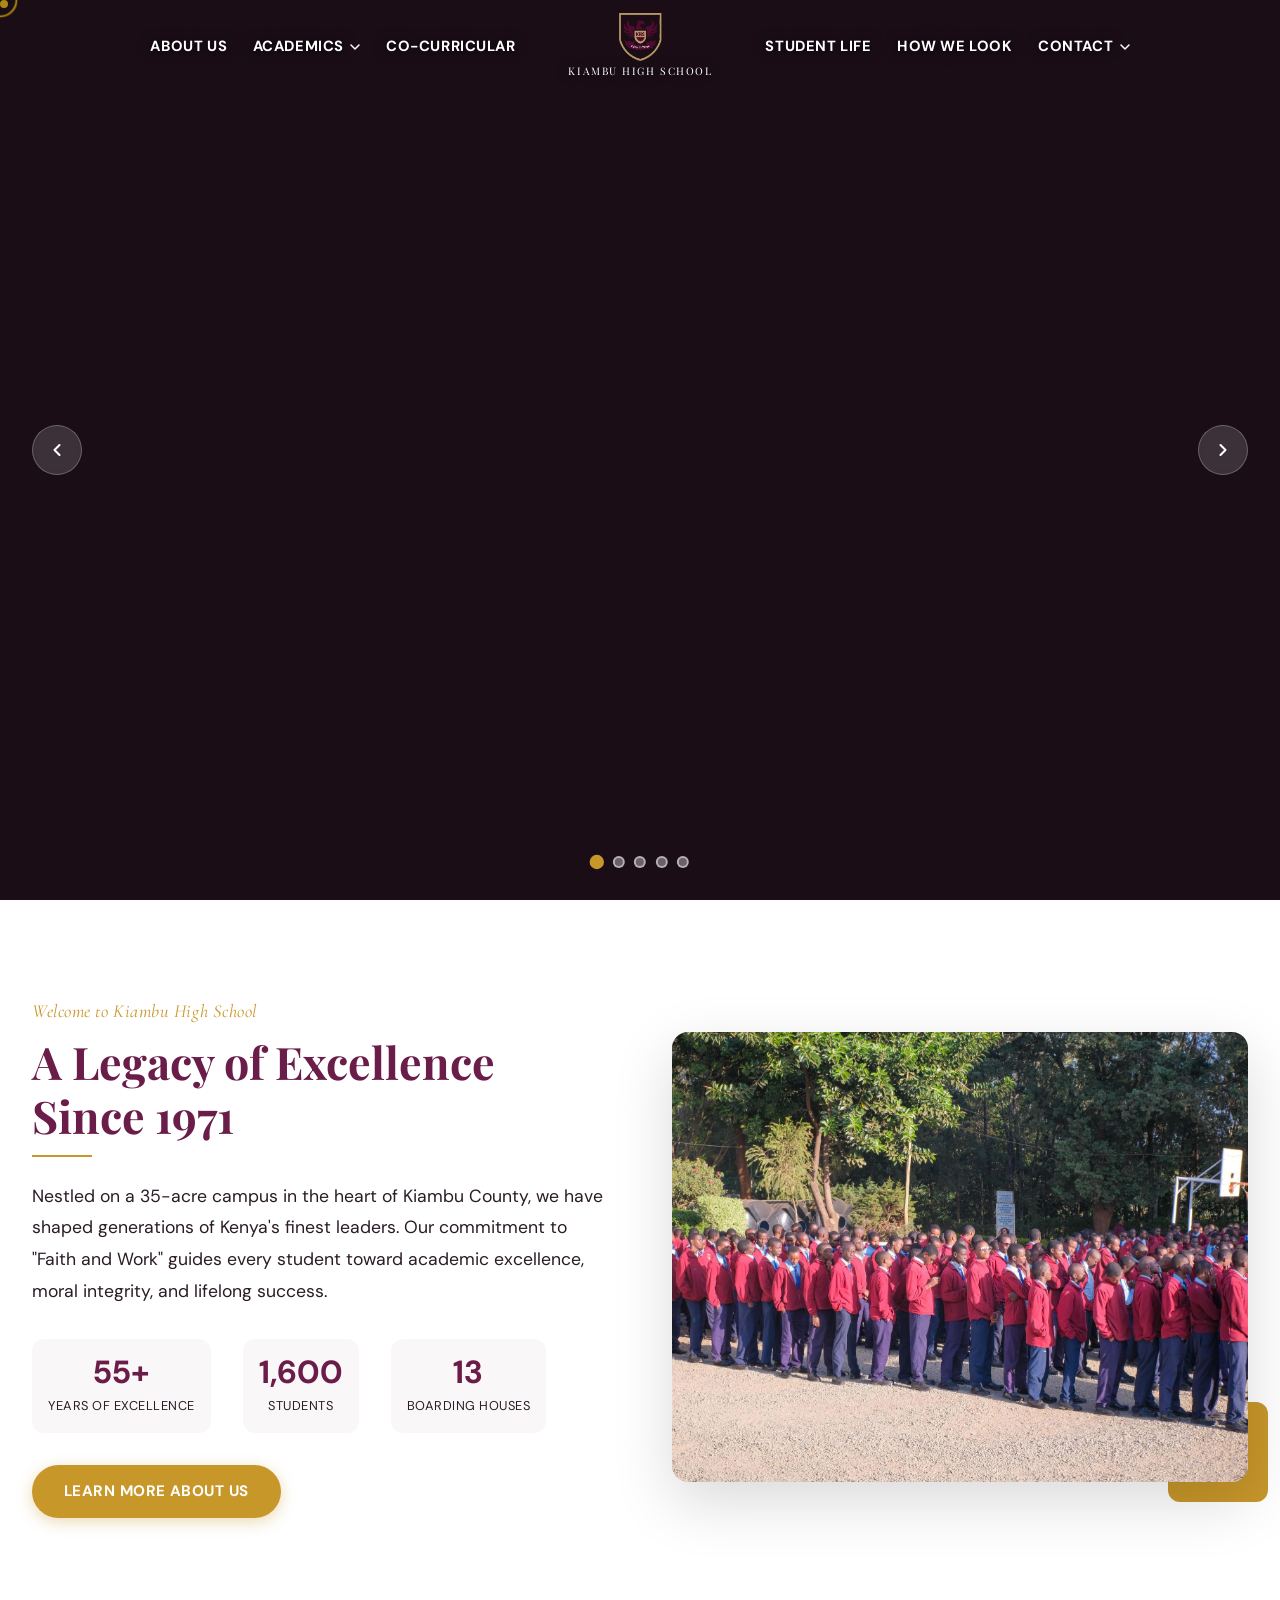
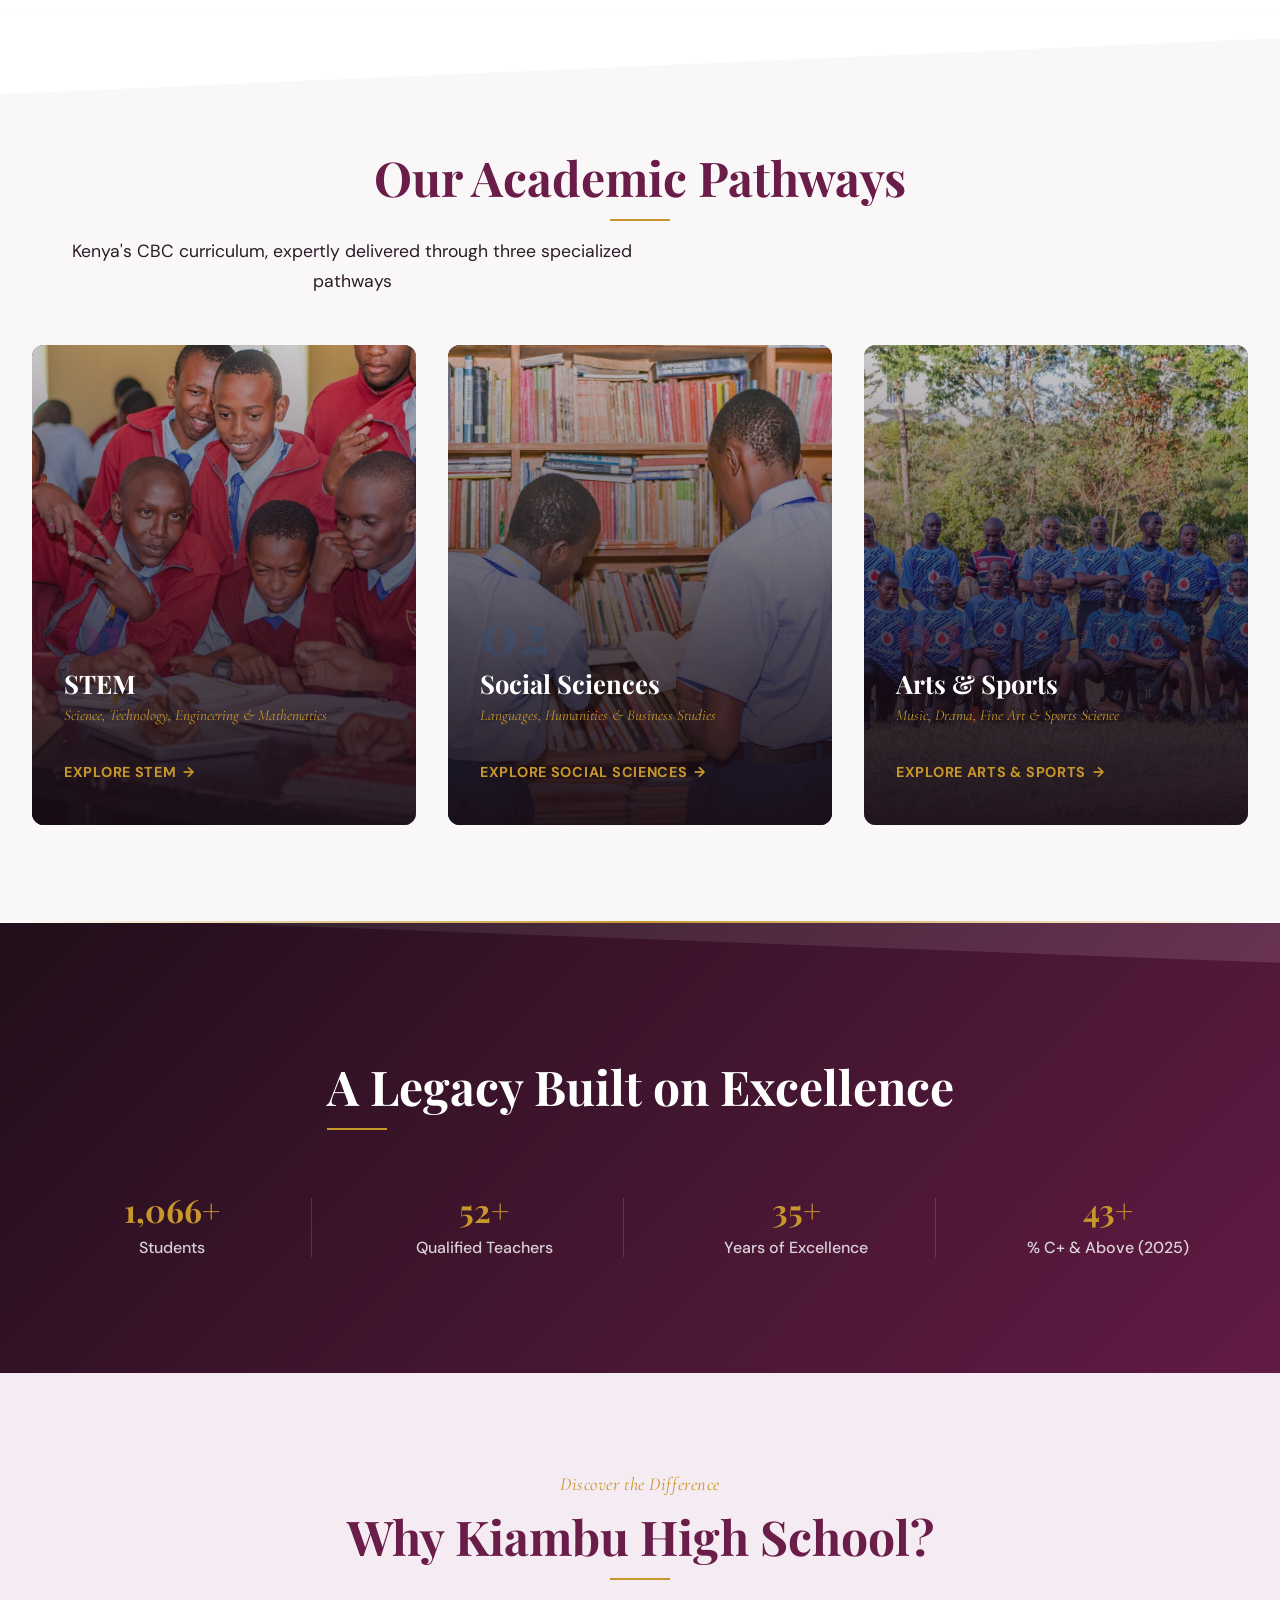
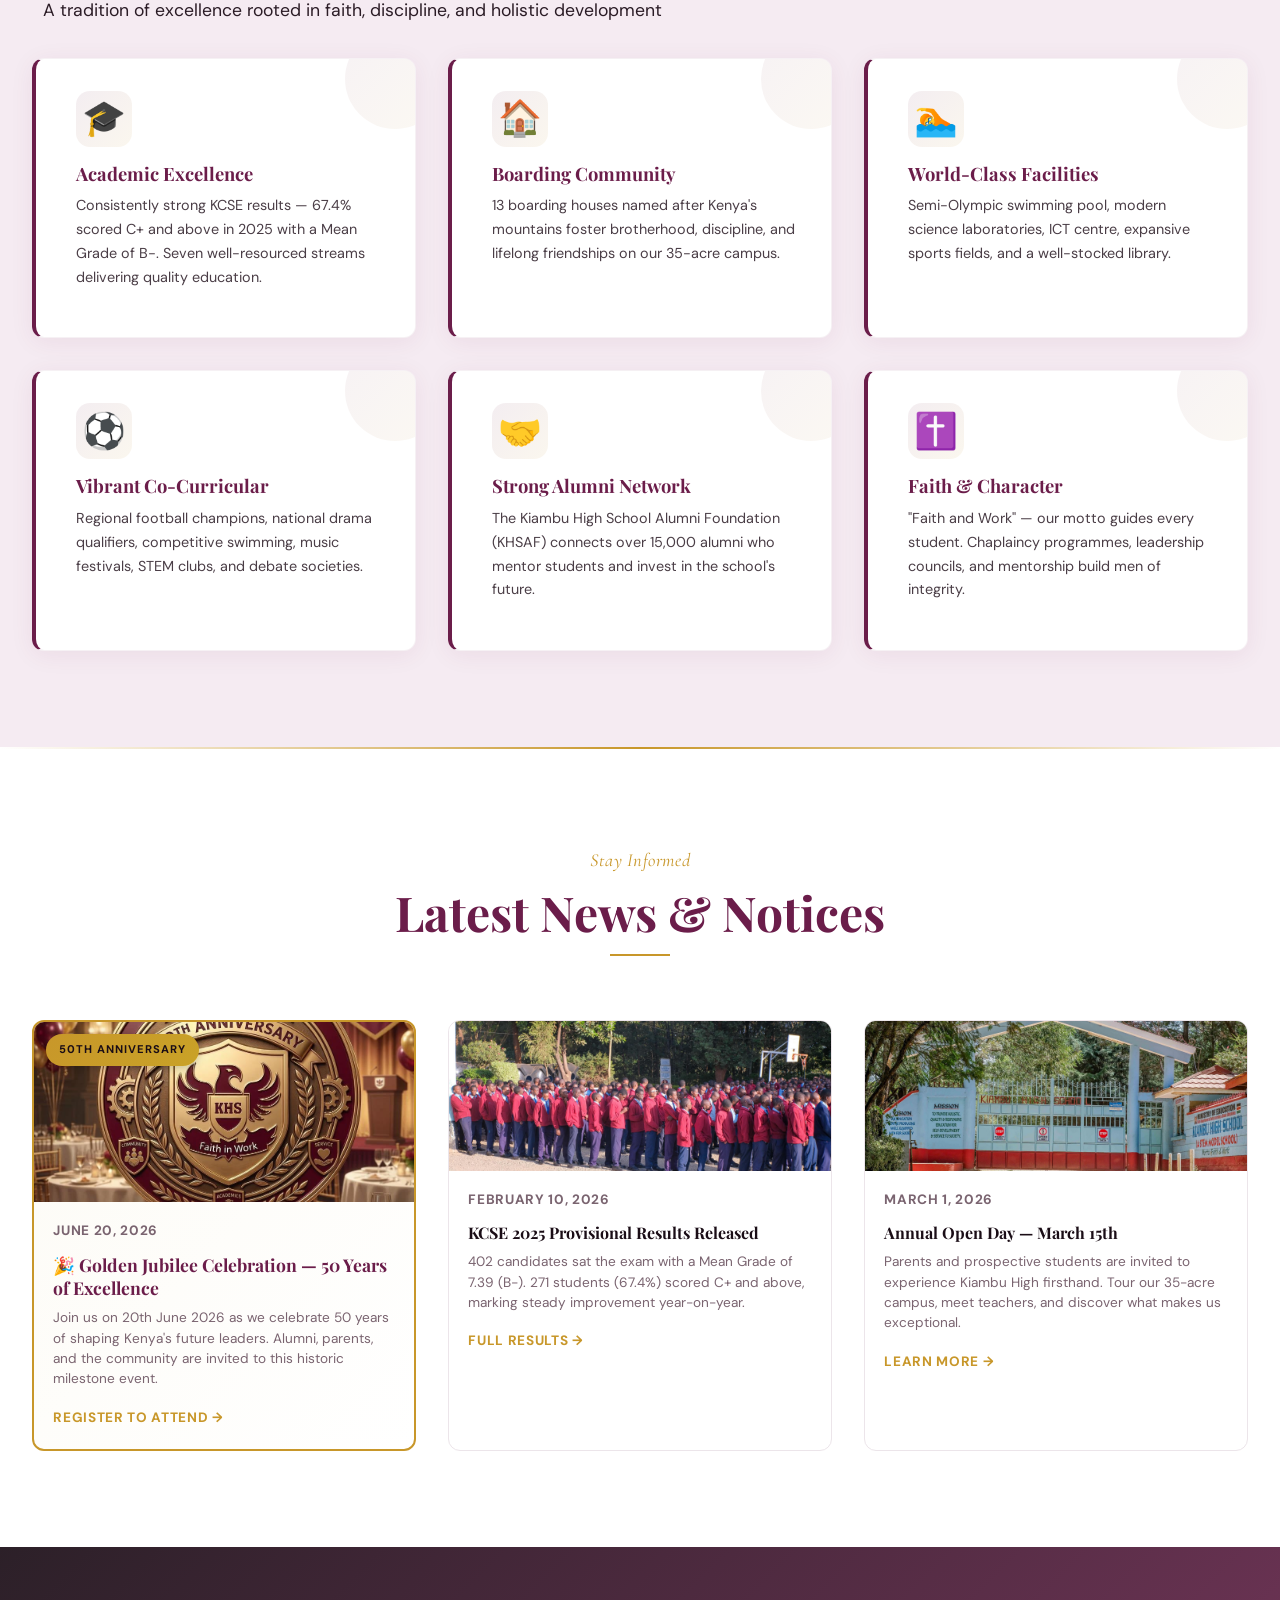
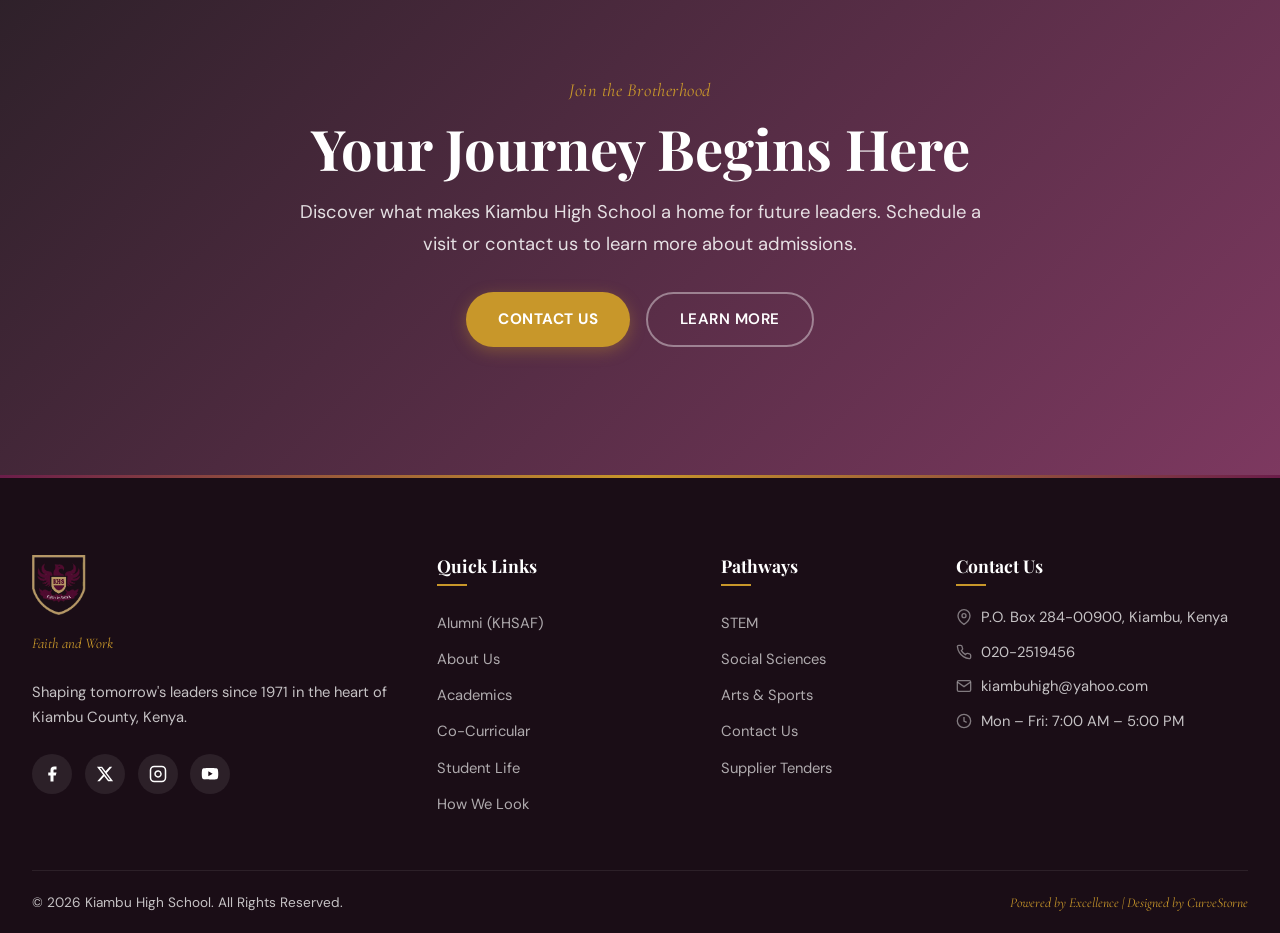
<file: index.html>
<!DOCTYPE html>
<html lang="en">
<head>
  <meta charset="UTF-8">
  <meta name="viewport" content="width=device-width, initial-scale=1.0">
  <meta name="description" content="Kiambu High School — A boys' boarding school of excellence since 1971. Shaping tomorrow's leaders through academic rigour, character development, and holistic education in Kiambu County, Kenya. Motto: Faith and Work.">
  <meta name="keywords" content="Kiambu High School, Kenya secondary school, KCSE, boarding school, education, Kiambu County">
  <title>Kiambu High School — Faith and Work</title>
  <link rel="preconnect" href="https://fonts.googleapis.com">
  <link rel="preconnect" href="https://fonts.gstatic.com" crossorigin>
  <link href="https://fonts.googleapis.com/css2?family=Playfair+Display:wght@400;600;700;800;900&family=DM+Sans:wght@300;400;500;600;700&family=Cormorant+Garamond:ital,wght@0,400;0,600;1,400;1,600&display=swap" rel="stylesheet">
  <meta http-equiv="X-Content-Type-Options" content="nosniff">
  <meta http-equiv="X-Frame-Options" content="SAMEORIGIN">
  <meta http-equiv="X-XSS-Protection" content="1; mode=block">
  <meta name="referrer" content="strict-origin-when-cross-origin">
  <link rel="icon" type="image/png" href="favicon.png">
  <link rel="apple-touch-icon" href="favicon.png">
  <link rel="canonical" href="https://kiambuhigh.sc.ke/">
  <link rel="preload" as="image" href="images/carousel/GATE_.jpg">
  <link rel="stylesheet" href="styles/main.css">
</head>
<body>

<!-- Page Loader -->
<div class="page-loader" id="pageLoader">
  <img src="images/logo/kiambulogo-1.png" alt="Kiambu High School Logo" class="loader-logo-img">
</div>

<!-- Scroll Progress -->
<div class="scroll-progress" id="scrollProgress"></div>

<!-- Custom Cursor -->
<div class="cursor-dot" id="cursorDot"></div>
<div class="cursor-ring" id="cursorRing"></div>

<!-- Header -->
<header class="header transparent" id="mainHeader">
  <div class="header-inner">
    <nav class="nav-left">
      <a href="/about" class="nav-link">About Us</a>
      <div class="nav-dropdown">
        <a href="/academics" class="nav-link nav-link--parent">Academics <svg width="10" height="6" viewBox="0 0 10 6" fill="none"><path d="M1 1L5 5L9 1" stroke="currentColor" stroke-width="1.5" stroke-linecap="round" stroke-linejoin="round"/></svg></a>
        <div class="nav-dropdown-menu">
          <a href="/stem" class="nav-dropdown-item">STEM</a>
          <a href="/social-sciences" class="nav-dropdown-item">Social Sciences</a>
          <a href="/arts-sports" class="nav-dropdown-item">Arts &amp; Sports</a>
        </div>
      </div>
      <a href="/cocurricular" class="nav-link">Co-Curricular</a>
    </nav>

    <a href="/" class="header-logo">
      <img src="images/logo/kiambulogo-1.png" alt="Kiambu High School Logo" class="header-logo-img">
      <span class="header-logo-text">Kiambu High School</span>
    </a>

    <nav class="nav-right">
      <a href="/studentlife" class="nav-link">Student Life</a>
      <a href="/gallery" class="nav-link">How We Look</a>
      <div class="nav-dropdown">
        <a href="/contact" class="nav-link nav-link--parent">Contact <svg width="10" height="6" viewBox="0 0 10 6" fill="none"><path d="M1 1L5 5L9 1" stroke="currentColor" stroke-width="1.5" stroke-linecap="round" stroke-linejoin="round"/></svg></a>
        <div class="nav-dropdown-menu">
          <a href="/contact" class="nav-dropdown-item">Contact</a>
          <a href="/tenders" class="nav-dropdown-item">Supplier Tenders</a>
        </div>
      </div>
    </nav>

    <button class="hamburger" id="hamburger" aria-label="Menu">
      <span></span>
      <span></span>
      <span></span>
    </button>
  </div>
</header>

<!-- Mobile Nav -->
<div class="mobile-nav" id="mobileNav">
  <a href="/about">About Us</a>
  <a href="/academics">Academics</a>
  <a href="/stem" class="mobile-nav-sub">— STEM</a>
  <a href="/social-sciences" class="mobile-nav-sub">— Social Sciences</a>
  <a href="/arts-sports" class="mobile-nav-sub">— Arts &amp; Sports</a>
  <a href="/cocurricular">Co-Curricular</a>
  <a href="/studentlife">Student Life</a>
  <a href="/gallery">How We Look</a>
  <a href="/contact">Contact</a>
  <a href="/tenders" class="mobile-nav-sub">— Supplier Tenders</a>
</div>

<!-- ============================================
     HOME PAGE CONTENT
     ============================================ -->

<!-- Hero Carousel -->
<section class="hero" id="heroCarousel">
  <!-- Slide 1 - 50th Anniversary Gala 
  <div class="hero-slide active" data-slide="0">
    <div class="hero-slide-bg hero-slide-bg--contain" style="background-image: url('images/gallery/news/50th Gala.jpg'); background-color: #1A0D16;"></div>
    <div class="hero-slide-overlay"></div>
    <div class="hero-content">
      <p class="hero-tag">Celebrating 50 Years of Excellence</p>
      <h1 class="hero-heading">Golden Jubilee Gala 2026</h1>
      <p class="hero-sub">Join us on 20th June 2026 as we celebrate five decades of shaping Kenya's future leaders</p>
      <div class="hero-cta">
        <a href="/contact" class="btn btn-gold">Register Now</a>
        <a href="/about" class="btn btn-outline">Our Story</a>
      </div>
    </div>
  </div>-->

  <!-- Slide 2 -->
  <div class="hero-slide" data-slide="1">
    <div class="hero-slide-bg" style="background-image: url('images/carousel/20220130130519_IMG_6039.webp');"></div>
    <div class="hero-slide-overlay"></div>
    <div class="hero-content">
      <p class="hero-tag">Faith and Work — Imani na Kazi</p>
      <h1 class="hero-heading">Shaping Tomorrow's Leaders</h1>
      <p class="hero-sub">Kiambu High School — A Boys' Boarding School of Excellence Since 1971</p>
      <div class="hero-cta">
        <a href="/about" class="btn btn-gold">Discover Our Story</a>
        <a href="/gallery" class="btn btn-outline">Take a Tour</a>
      </div>
    </div>
  </div>

  <!-- Slide 3 -->
  <div class="hero-slide" data-slide="2">
    <div class="hero-slide-bg" style="background-image: url('images/carousel/FORM3BIOLOGY.jpg');"></div>
    <div class="hero-slide-overlay"></div>
    <div class="hero-content">
      <p class="hero-tag">Where Science Meets Ambition</p>
      <h1 class="hero-heading">Curiosity. Innovation. Discovery.</h1>
      <p class="hero-sub">World-class laboratories, passionate educators, and a legacy of academic excellence</p>
      <div class="hero-cta">
        <a href="/academics" class="btn btn-gold">Explore Academics</a>
      </div>
    </div>
  </div>

  <!-- Slide 4 -->
  <div class="hero-slide" data-slide="3">
    <div class="hero-slide-bg" style="background-image: url('images/carousel/RUGBY.jpg');"></div>
    <div class="hero-slide-overlay"></div>
    <div class="hero-content">
      <p class="hero-tag">Arts, Sports &amp; Creative Excellence</p>
      <h1 class="hero-heading">Your Passion. Your Future.</h1>
      <p class="hero-sub">Nurturing talent, building character, and celebrating excellence beyond the classroom</p>
      <div class="hero-cta">
        <a href="/cocurricular" class="btn btn-gold">Co-Curricular Life</a>
      </div>
    </div>
  </div>

  <!-- Slide 5 -->
  <div class="hero-slide hero-slide--text-only" data-slide="4">
    <div class="hero-slide-bg" style="background-image: url('images/carousel/AUDREY-4.jpg');"></div>
    <div class="hero-slide-overlay"></div>
    <div class="hero-content">
      <p class="hero-tag">Kiambu High School</p>
      <h1 class="hero-heading">From Here, It's Possible</h1>
      <p class="hero-sub">Over 50 years of shaping leaders, building character, and transforming futures. Your journey begins at Kiambu High.</p>
      <div class="hero-cta">
        <a href="#mainFooter" class="btn btn-gold">Request Info</a>
      </div>
    </div>
  </div>

  <!-- Carousel Controls -->
  <button class="carousel-arrow carousel-prev" id="carouselPrev" aria-label="Previous slide">
    <svg width="20" height="20" viewBox="0 0 24 24" fill="none" stroke="currentColor" stroke-width="2.5" stroke-linecap="round" stroke-linejoin="round"><polyline points="15 18 9 12 15 6"/></svg>
  </button>
  <button class="carousel-arrow carousel-next" id="carouselNext" aria-label="Next slide">
    <svg width="20" height="20" viewBox="0 0 24 24" fill="none" stroke="currentColor" stroke-width="2.5" stroke-linecap="round" stroke-linejoin="round"><polyline points="9 18 15 12 9 6"/></svg>
  </button>
  <div class="carousel-dots" id="carouselDots">
    <button class="carousel-dot active" data-slide="0" aria-label="Slide 1"></button>
    <button class="carousel-dot" data-slide="1" aria-label="Slide 2"></button>
    <button class="carousel-dot" data-slide="2" aria-label="Slide 3"></button>
    <button class="carousel-dot" data-slide="3" aria-label="Slide 4"></button>
    <button class="carousel-dot" data-slide="4" aria-label="Slide 5"></button>
  </div>
</section>

<!-- Welcome Section -->
<section class="welcome-section section" id="welcomeSection">
  <div class="container">
    <div class="welcome-grid">
      <div class="welcome-content reveal">
        <p class="section-label">Welcome to Kiambu High School</p>
        <h2 class="section-title">A Legacy of Excellence Since 1971</h2>
        <p class="welcome-text">Nestled on a 35-acre campus in the heart of Kiambu County, we have shaped generations of Kenya's finest leaders. Our commitment to "Faith and Work" guides every student toward academic excellence, moral integrity, and lifelong success.</p>
        <div class="welcome-highlights">
          <div class="welcome-highlight">
            <span class="highlight-number">55+</span>
            <span class="highlight-label">Years of Excellence</span>
          </div>
          <div class="welcome-highlight">
            <span class="highlight-number">1,600</span>
            <span class="highlight-label">Students</span>
          </div>
          <div class="welcome-highlight">
            <span class="highlight-number">13</span>
            <span class="highlight-label">Boarding Houses</span>
          </div>
        </div>
        <a href="/about" class="btn btn-gold">Learn More About Us</a>
      </div>
      <div class="welcome-image reveal reveal-delay-1">
        <img src="images/gallery/academics/ASSEMBLY.jpg" alt="Kiambu High School Assembly" loading="lazy">
        <div class="welcome-image-accent"></div>
      </div>
    </div>
  </div>
</section>

<!-- Pathways Section -->
<section class="pathways-section section" id="pathways">
  <div class="container text-center">
    <p class="section-label reveal">Competency-Based Education</p>
    <h2 class="section-title section-title-center reveal">Our Academic Pathways</h2>
    <p class="section-subtitle reveal">Kenya's CBC curriculum, expertly delivered through three specialized pathways</p>
  </div>

  <div class="container">
    <div class="pathway-cards">
      <!-- STEM -->
      <div class="pathway-card reveal" style="--card-color: #6B1D4A;">
        <div class="pathway-bg" style="background-image: url('images/gallery/academics/FORM 3 BIOLOGY LAB - MR. MIGANDA-2.jpg');"></div>
        <div class="pathway-overlay"></div>
        <div class="pathway-content">
          <span class="pathway-number">01</span>
          <h3>STEM</h3>
          <p class="pathway-sub">Science, Technology, Engineering &amp; Mathematics</p>
          <p class="pathway-desc">Pure Sciences, Applied Sciences, and Technical Studies — building Kenya's next generation of innovators and researchers.</p>
          <a href="/stem" class="pathway-link">Explore STEM <span>→</span></a>
        </div>
      </div>

      <!-- Social Sciences -->
      <div class="pathway-card reveal reveal-delay-1" style="--card-color: #2a5c8a;">
        <div class="pathway-bg" style="background-image: url('images/gallery/academics/LIBRARY.jpg');"></div>
        <div class="pathway-overlay"></div>
        <div class="pathway-content">
          <span class="pathway-number">02</span>
          <h3>Social Sciences</h3>
          <p class="pathway-sub">Languages, Humanities &amp; Business Studies</p>
          <p class="pathway-desc">Preparing future lawyers, economists, and diplomats through Kiswahili, English, History, Geography, and Economics.</p>
          <a href="/social-sciences" class="pathway-link">Explore Social Sciences <span>→</span></a>
        </div>
      </div>

      <!-- Arts & Sports -->
      <div class="pathway-card reveal reveal-delay-2" style="--card-color: #8a2a2a;">
        <div class="pathway-bg" style="background-image: url('images/gallery/sports/RUGBY.jpg');"></div>
        <div class="pathway-overlay"></div>
        <div class="pathway-content">
          <span class="pathway-number">03</span>
          <h3>Arts &amp; Sports</h3>
          <p class="pathway-sub">Music, Drama, Fine Art &amp; Sports Science</p>
          <p class="pathway-desc">Nurturing Kenya's future performers, artists, and sports professionals through passion-driven education.</p>
          <a href="/arts-sports" class="pathway-link">Explore Arts &amp; Sports <span>→</span></a>
        </div>
      </div>
    </div>
  </div>
</section>

<hr class="gold-rule">

<!-- Quick Stats with Background -->
<section class="stats-section stats-section--enhanced" id="statsSection">
  <div class="stats-bg" style="background-image: url('images/gallery/academics/GATE-2.jpg');"></div>
  <div class="stats-overlay"></div>
  <div class="container">
    <div class="stats-content">
      <p class="section-label reveal">By the Numbers</p>
      <h2 class="section-title reveal">A Legacy Built on Excellence</h2>
    </div>
    <div class="stats-grid">
      <div class="stat-item reveal">
        <div class="stat-number" data-target="1600">0</div>
        <div class="stat-label">Students</div>
      </div>
      <div class="stat-item reveal reveal-delay-1">
        <div class="stat-number" data-target="80">0</div>
        <div class="stat-label">Qualified Teachers</div>
      </div>
      <div class="stat-item reveal reveal-delay-2">
        <div class="stat-number" data-target="55">0</div>
        <div class="stat-label">Years of Excellence</div>
      </div>
      <div class="stat-item reveal reveal-delay-3">
        <div class="stat-number" data-target="67">0</div>
        <div class="stat-label">% C+ &amp; Above (2025)</div>
      </div>
    </div>
  </div>
</section>

<!-- Why Kiambu -->
<section class="why-kiambu section" id="whyKiambu">
  <div class="container text-center">
    <p class="section-label reveal">Discover the Difference</p>
    <h2 class="section-title section-title-center reveal">Why Kiambu High School?</h2>
    <p class="section-subtitle reveal">A tradition of excellence rooted in faith, discipline, and holistic development</p>
  </div>
  <div class="container">
    <div class="why-grid">
      <div class="why-card reveal">
        <div class="why-icon">🎓</div>
        <h3>Academic Excellence</h3>
        <p>Consistently strong KCSE results — 67.4% scored C+ and above in 2025 with a Mean Grade of B−. Seven well-resourced streams delivering quality education.</p>
      </div>
      <div class="why-card reveal reveal-delay-1">
        <div class="why-icon">🏠</div>
        <h3>Boarding Community</h3>
        <p>13 boarding houses named after Kenya's mountains foster brotherhood, discipline, and lifelong friendships on our 35-acre campus.</p>
      </div>
      <div class="why-card reveal reveal-delay-2">
        <div class="why-icon">🏊</div>
        <h3>World-Class Facilities</h3>
        <p>Semi-Olympic swimming pool, modern science laboratories, ICT centre, expansive sports fields, and a well-stocked library.</p>
      </div>
      <div class="why-card reveal reveal-delay-1">
        <div class="why-icon">⚽</div>
        <h3>Vibrant Co-Curricular</h3>
        <p>Regional football champions, national drama qualifiers, competitive swimming, music festivals, STEM clubs, and debate societies.</p>
      </div>
      <div class="why-card reveal reveal-delay-2">
        <div class="why-icon">🤝</div>
        <h3>Strong Alumni Network</h3>
        <p>The Kiambu High School Alumni Foundation (KHSAF) connects over 15,000 alumni who mentor students and invest in the school's future.</p>
      </div>
      <div class="why-card reveal reveal-delay-3">
        <div class="why-icon">✝️</div>
        <h3>Faith &amp; Character</h3>
        <p>"Faith and Work" — our motto guides every student. Chaplaincy programmes, leadership councils, and mentorship build men of integrity.</p>
      </div>
    </div>
  </div>
</section>

<hr class="gold-rule">

<!-- Latest News -->
<section class="news-section section" id="newsSection">
  <div class="container text-center">
    <p class="section-label reveal">Stay Informed</p>
    <h2 class="section-title section-title-center reveal">Latest News &amp; Notices</h2>
  </div>
  <div class="container">
    <div class="news-grid">
      <div class="news-card news-card--featured reveal">
        <div class="news-card-img">
          <img src="images/gallery/news/50th ann.jpg" alt="Golden Jubilee Celebration" loading="lazy">
          <span class="news-badge">50th Anniversary</span>
        </div>
        <div class="news-card-body">
          <p class="news-card-date">June 20, 2026</p>
          <h4>🎉 Golden Jubilee Celebration — 50 Years of Excellence</h4>
          <p>Join us on 20th June 2026 as we celebrate 50 years of shaping Kenya's future leaders. Alumni, parents, and the community are invited to this historic milestone event.</p>
          <a href="/contact" class="news-card-link">Register to Attend →</a>
        </div>
      </div>
      <div class="news-card reveal reveal-delay-1">
        <div class="news-card-img">
          <img src="images/gallery/academics/ASSEMBLY.jpg" alt="KCSE 2025 Results" loading="lazy">
        </div>
        <div class="news-card-body">
          <p class="news-card-date">February 10, 2026</p>
          <h4>KCSE 2025 Provisional Results Released</h4>
          <p>402 candidates sat the exam with a Mean Grade of 7.39 (B−). 271 students (67.4%) scored C+ and above, marking steady improvement year-on-year.</p>
          <a href="/academics" class="news-card-link">Full Results →</a>
        </div>
      </div>
      <div class="news-card reveal reveal-delay-2">
        <div class="news-card-img">
          <img src="images/carousel/GATE_.jpg" alt="Open Day 2026" loading="lazy">
        </div>
        <div class="news-card-body">
          <p class="news-card-date">March 1, 2026</p>
          <h4>Annual Open Day — March 15th</h4>
          <p>Parents and prospective students are invited to experience Kiambu High firsthand. Tour our 35-acre campus, meet teachers, and discover what makes us exceptional.</p>
          <a href="/about" class="news-card-link">Learn More →</a>
        </div>
      </div>
    </div>
  </div>
</section>

<!-- Final CTA -->
<section class="cta-section">
  <div class="cta-bg" style="background-image: url('images/carousel/AUDREY-4.jpg');"></div>
  <div class="cta-overlay"></div>
  <div class="container">
    <div class="cta-content reveal">
      <p class="section-label">Join the Brotherhood</p>
      <h2 class="cta-heading">Your Journey Begins Here</h2>
      <p class="cta-sub">Discover what makes Kiambu High School a home for future leaders. Schedule a visit or contact us to learn more about admissions.</p>
      <div class="cta-buttons">
        <a href="/contact" class="btn btn-gold">Contact Us</a>
        <a href="/about" class="btn btn-outline-light">Learn More</a>
      </div>
    </div>
  </div>
</section>

<!-- Footer -->
<footer class="footer" id="mainFooter">
  <div class="container">
    <div class="footer-grid">
      <div class="footer-brand">
        <div class="footer-logo">
          <img src="images/logo/kiambulogo-1.png" alt="Kiambu High School Logo" class="footer-logo-img">
        </div>
        <p class="footer-tagline">Faith and Work</p>
        <p>Shaping tomorrow's leaders since 1971 in the heart of Kiambu County, Kenya.</p>
        <div class="social-links">
          <a href="#" class="social-link" aria-label="Facebook">
            <svg viewBox="0 0 24 24" fill="currentColor"><path d="M18 2h-3a5 5 0 0 0-5 5v3H7v4h3v8h4v-8h3l1-4h-4V7a1 1 0 0 1 1-1h3z"/></svg>
          </a>
          <a href="#" class="social-link" aria-label="Twitter">
            <svg viewBox="0 0 24 24" fill="currentColor"><path d="M18.244 2.25h3.308l-7.227 8.26 8.502 11.24H16.17l-5.214-6.817L4.99 21.75H1.68l7.73-8.835L1.254 2.25H8.08l4.713 6.231zm-1.161 17.52h1.833L7.084 4.126H5.117z"/></svg>
          </a>
          <a href="#" class="social-link" aria-label="Instagram">
            <svg viewBox="0 0 24 24" fill="none" stroke="currentColor" stroke-width="2"><rect x="2" y="2" width="20" height="20" rx="5" ry="5"/><path d="M16 11.37A4 4 0 1 1 12.63 8 4 4 0 0 1 16 11.37z"/><line x1="17.5" y1="6.5" x2="17.51" y2="6.5"/></svg>
          </a>
          <a href="#" class="social-link" aria-label="YouTube">
            <svg viewBox="0 0 24 24" fill="currentColor"><path d="M22.54 6.42a2.78 2.78 0 0 0-1.94-2C18.88 4 12 4 12 4s-6.88 0-8.6.46a2.78 2.78 0 0 0-1.94 2A29 29 0 0 0 1 11.75a29 29 0 0 0 .46 5.33A2.78 2.78 0 0 0 3.4 19.13C5.12 19.56 12 19.56 12 19.56s6.88 0 8.6-.46a2.78 2.78 0 0 0 1.94-2 29 29 0 0 0 .46-5.25 29 29 0 0 0-.46-5.33z"/><polygon points="9.75 15.02 15.5 11.75 9.75 8.48 9.75 15.02" fill="#1A0D16"/></svg>
          </a>
        </div>
      </div>

      <div class="footer-links">
        <h4>Quick Links</h4>
        <a href="https://www.khsaf.org/" target="_blank" rel="noopener">Alumni (KHSAF)</a>
        <a href="/about">About Us</a>
        <a href="/academics">Academics</a>
        <a href="/cocurricular">Co-Curricular</a>
        <a href="/studentlife">Student Life</a>
        <a href="/gallery">How We Look</a>
      </div>

      <div class="footer-links">
        <h4>Pathways</h4>
        <a href="/stem">STEM</a>
        <a href="/social-sciences">Social Sciences</a>
        <a href="/arts-sports">Arts &amp; Sports</a>
        <a href="/contact">Contact Us</a>
        <a href="/tenders">Supplier Tenders</a>
      </div>

      <div class="footer-contact">
        <h4>Contact Us</h4>
        <p>
          <svg viewBox="0 0 24 24" fill="none" stroke="currentColor" stroke-width="2"><path d="M21 10c0 7-9 13-9 13s-9-6-9-13a9 9 0 0 1 18 0z"/><circle cx="12" cy="10" r="3"/></svg>
          P.O. Box 284-00900, Kiambu, Kenya
        </p>
        <p>
          <svg viewBox="0 0 24 24" fill="none" stroke="currentColor" stroke-width="2"><path d="M22 16.92v3a2 2 0 0 1-2.18 2 19.79 19.79 0 0 1-8.63-3.07 19.5 19.5 0 0 1-6-6 19.79 19.79 0 0 1-3.07-8.67A2 2 0 0 1 4.11 2h3a2 2 0 0 1 2 1.72 12.84 12.84 0 0 0 .7 2.81 2 2 0 0 1-.45 2.11L8.09 9.91a16 16 0 0 0 6 6l1.27-1.27a2 2 0 0 1 2.11-.45 12.84 12.84 0 0 0 2.81.7A2 2 0 0 1 22 16.92z"/></svg>
          020-2519456
        </p>
        <p>
          <svg viewBox="0 0 24 24" fill="none" stroke="currentColor" stroke-width="2"><path d="M4 4h16c1.1 0 2 .9 2 2v12c0 1.1-.9 2-2 2H4c-1.1 0-2-.9-2-2V6c0-1.1.9-2 2-2z"/><polyline points="22,6 12,13 2,6"/></svg>
          kiambuhigh@yahoo.com
        </p>
        <p>
          <svg viewBox="0 0 24 24" fill="none" stroke="currentColor" stroke-width="2"><circle cx="12" cy="12" r="10"/><polyline points="12 6 12 12 16 14"/></svg>
          Mon – Fri: 7:00 AM – 5:00 PM
        </p>
      </div>
    </div>

    <div class="footer-bottom">
      <span>&copy; 2026 Kiambu High School. All Rights Reserved.</span>
      <span class="powered">Powered by Excellence | Designed by CurveStorne</span>
    </div>
  </div>
</footer>

<!-- Back to Top -->
<button class="back-to-top" id="backToTop" aria-label="Back to Top">
  <svg width="20" height="20" viewBox="0 0 24 24" fill="none" stroke="currentColor" stroke-width="2.5" stroke-linecap="round" stroke-linejoin="round"><polyline points="18 15 12 9 6 15"/></svg>
</button>

<script src="scripts/main.js" defer></script>
</body>
</html>
</file>
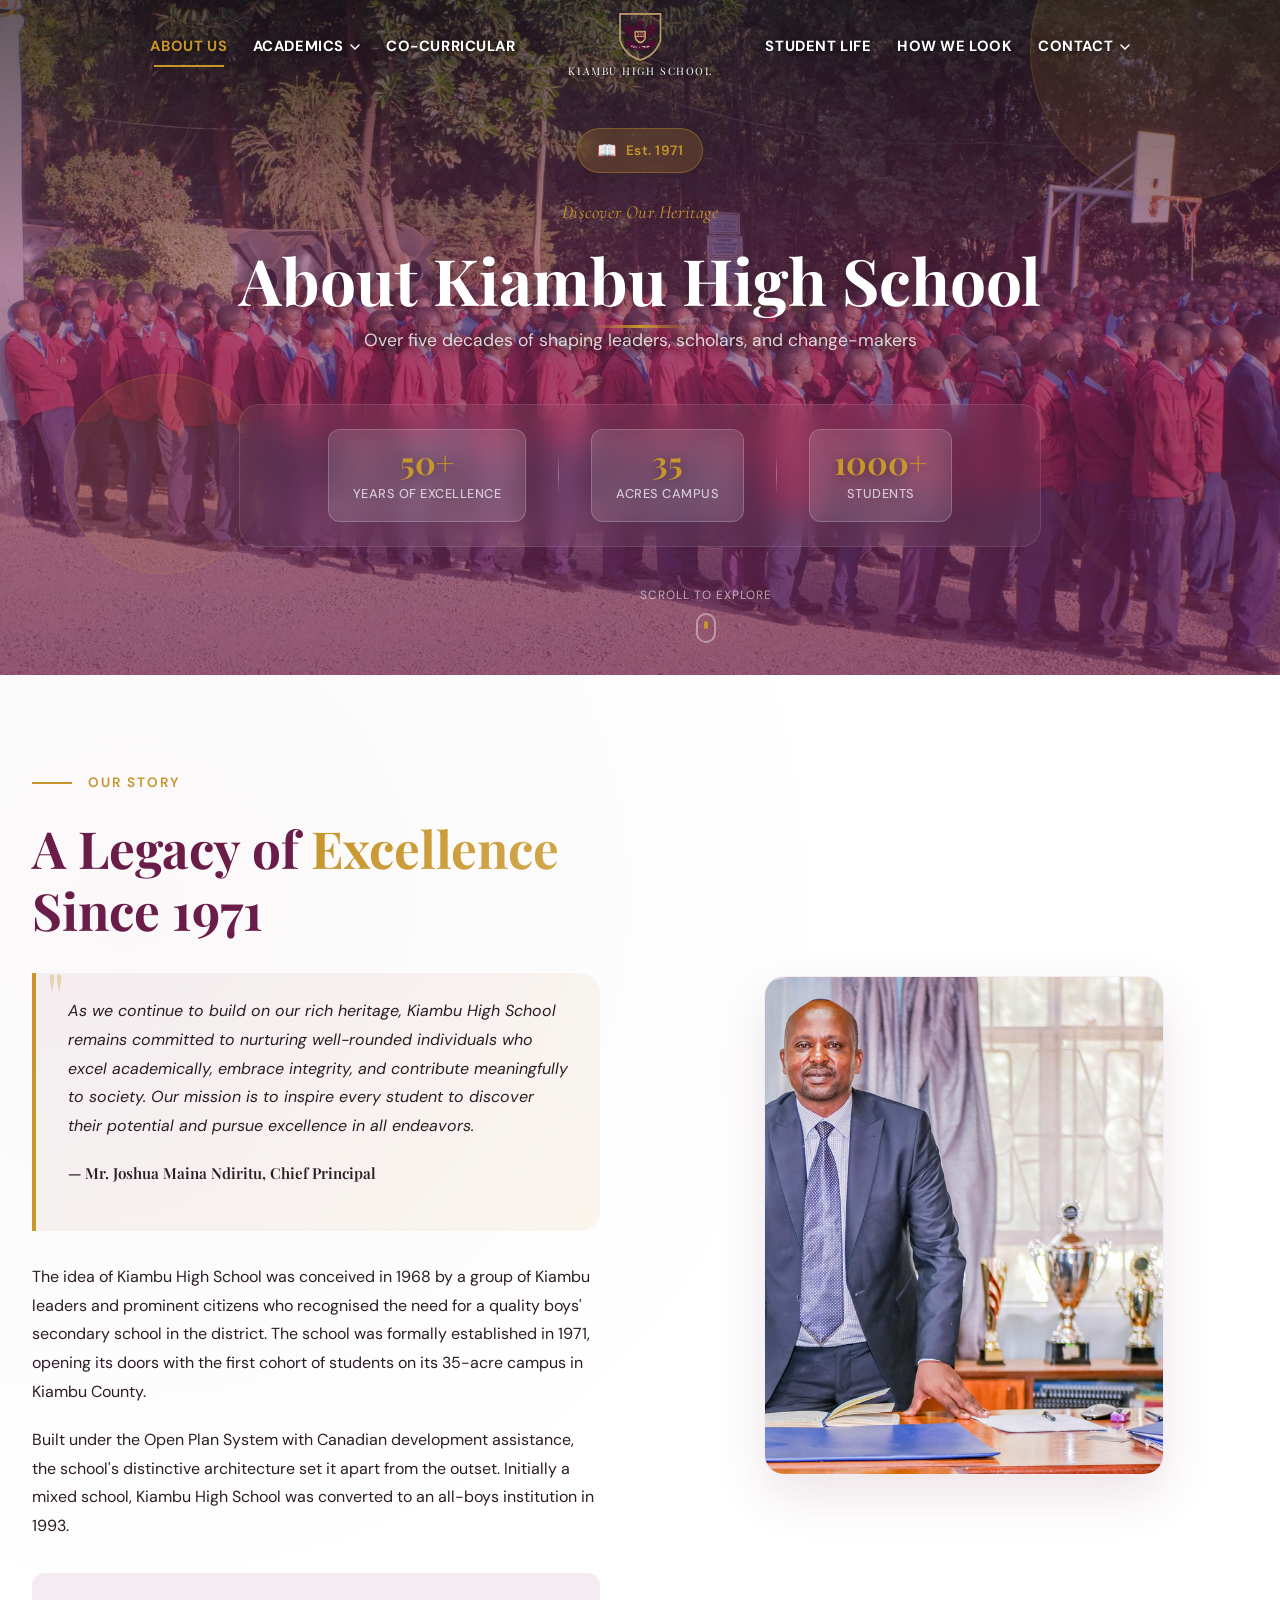
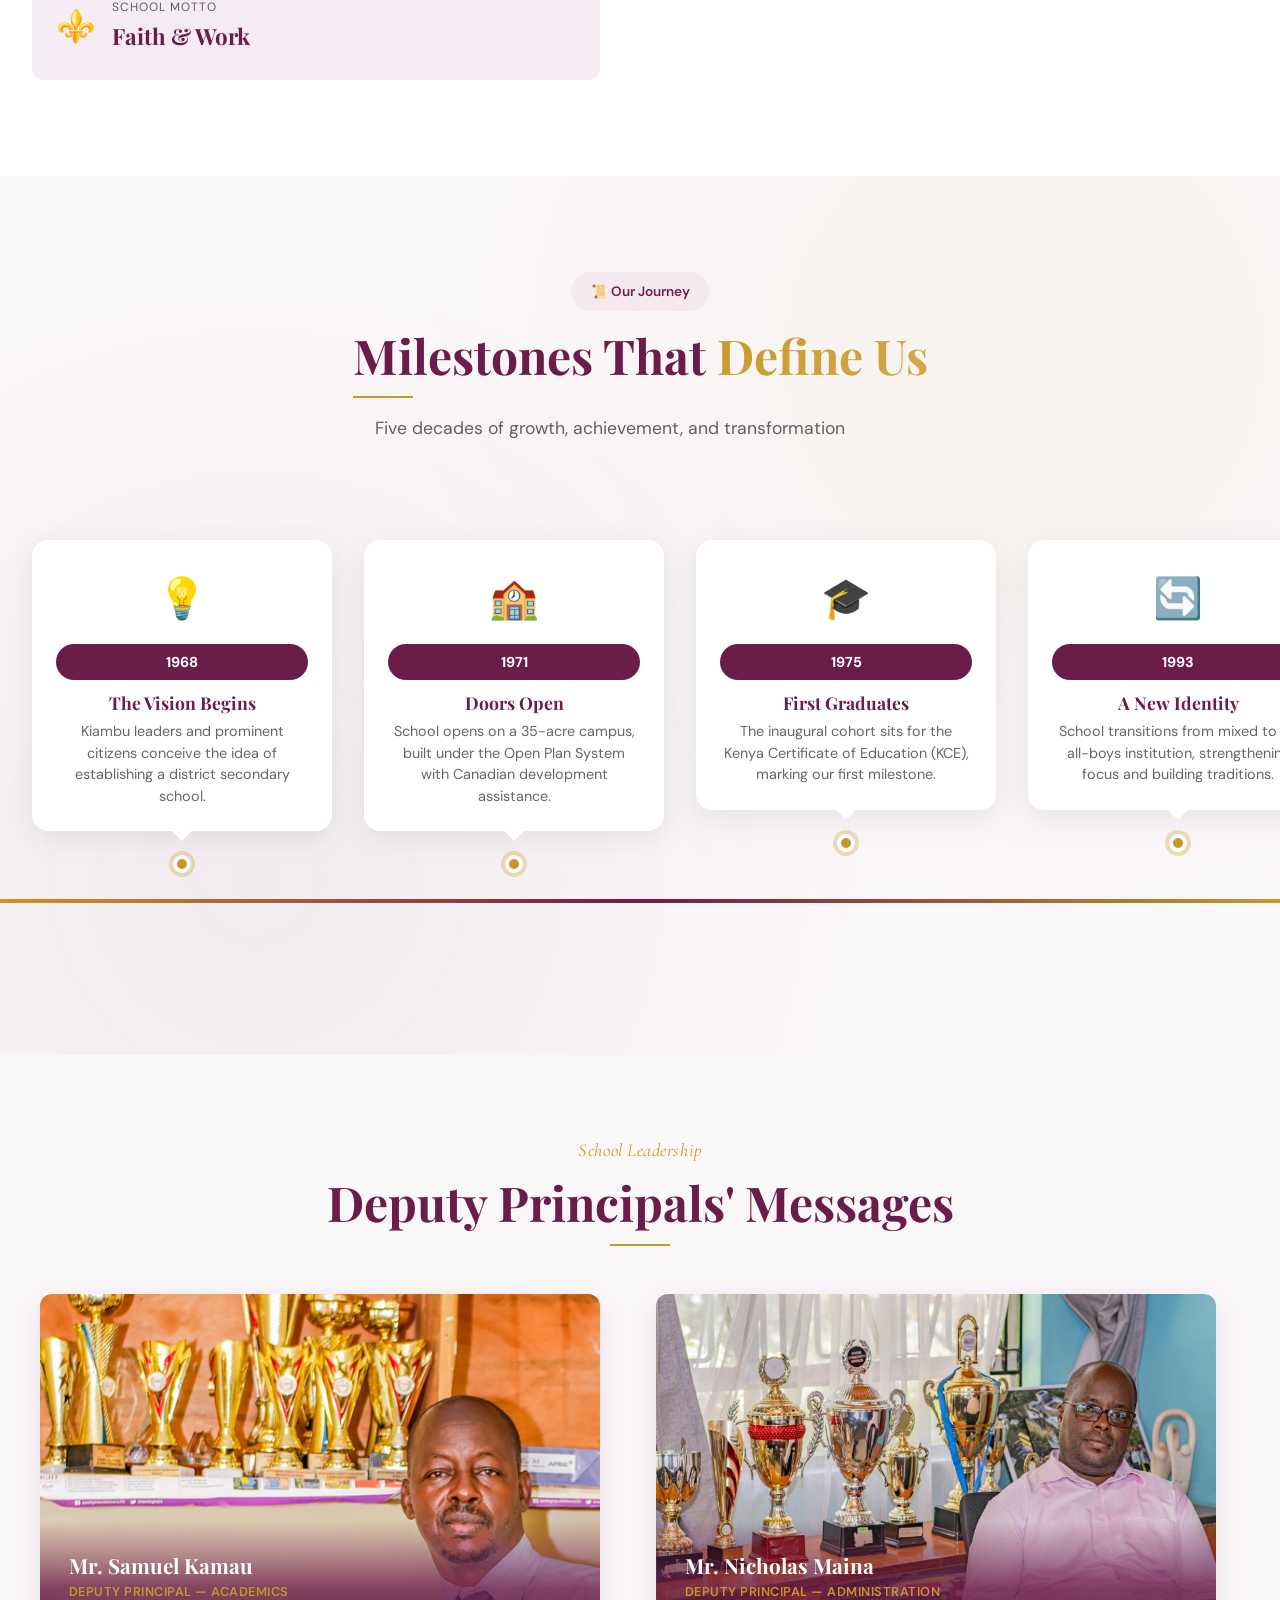
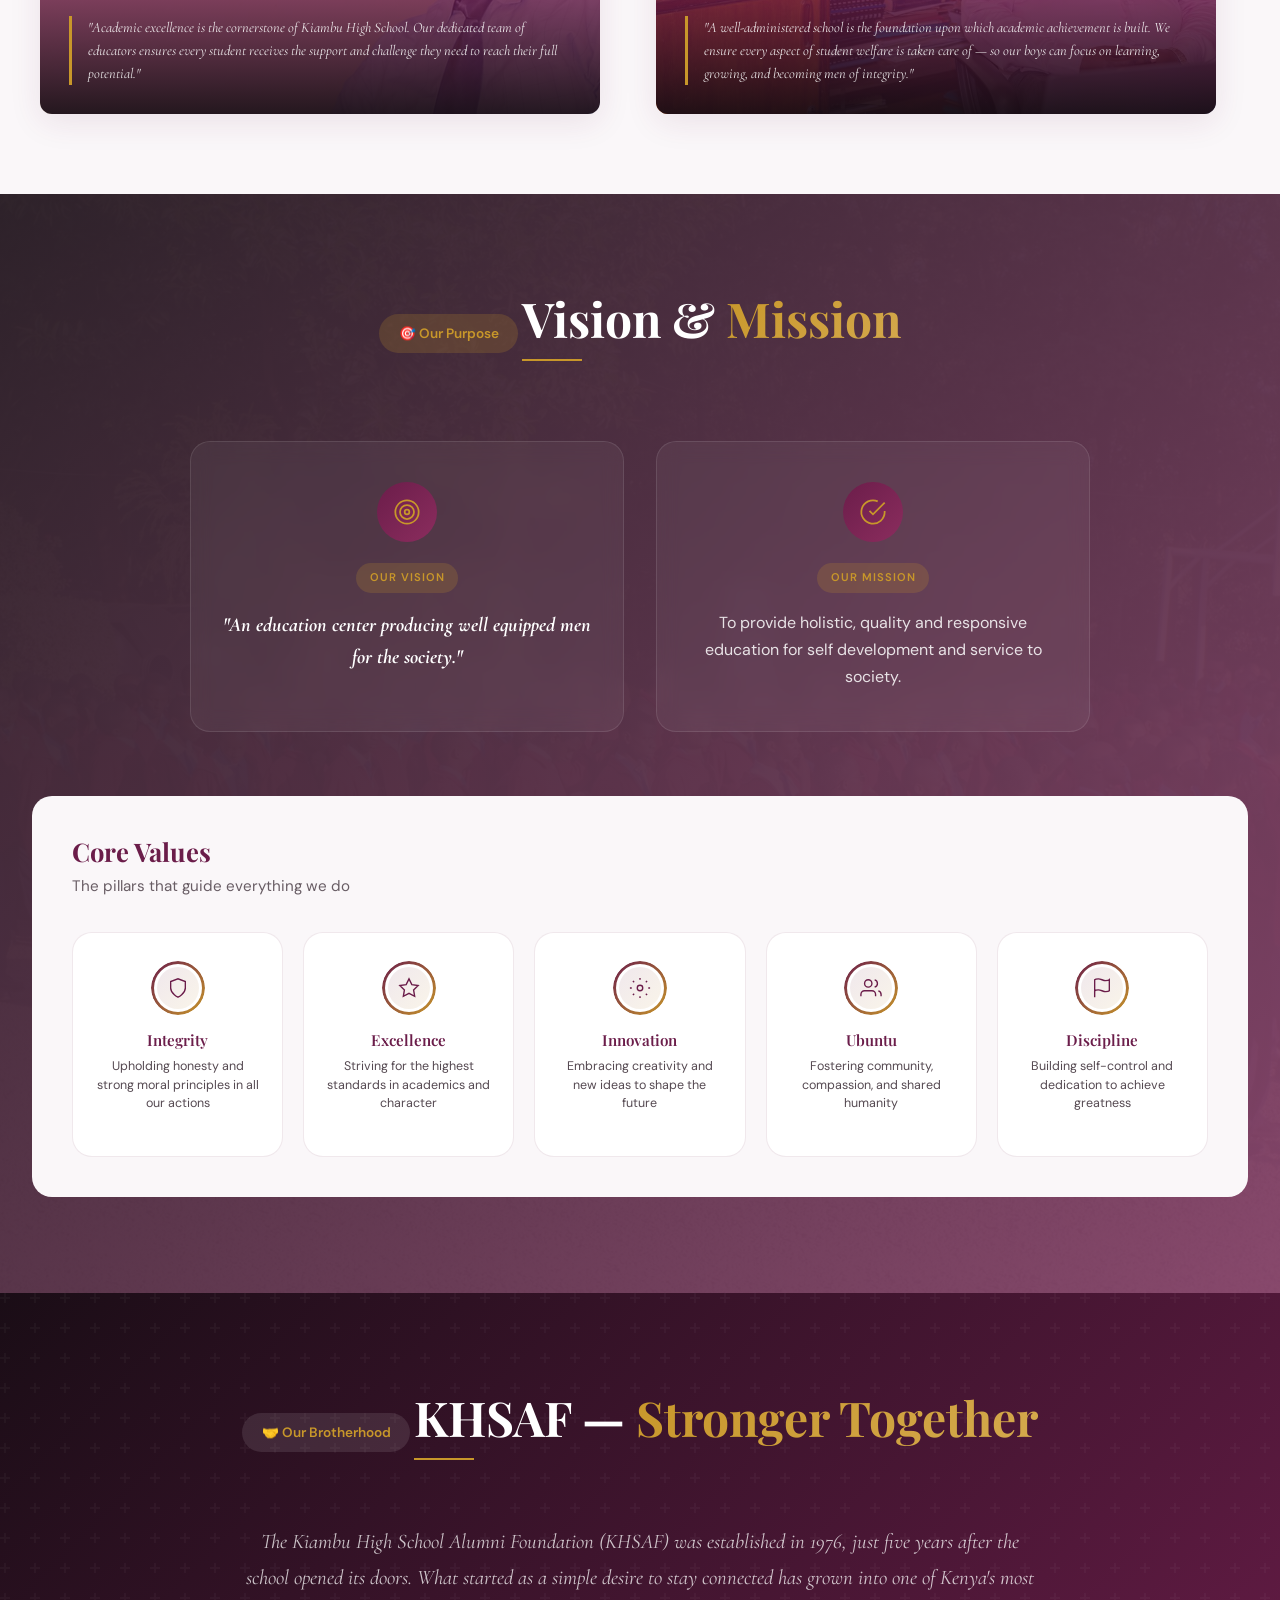
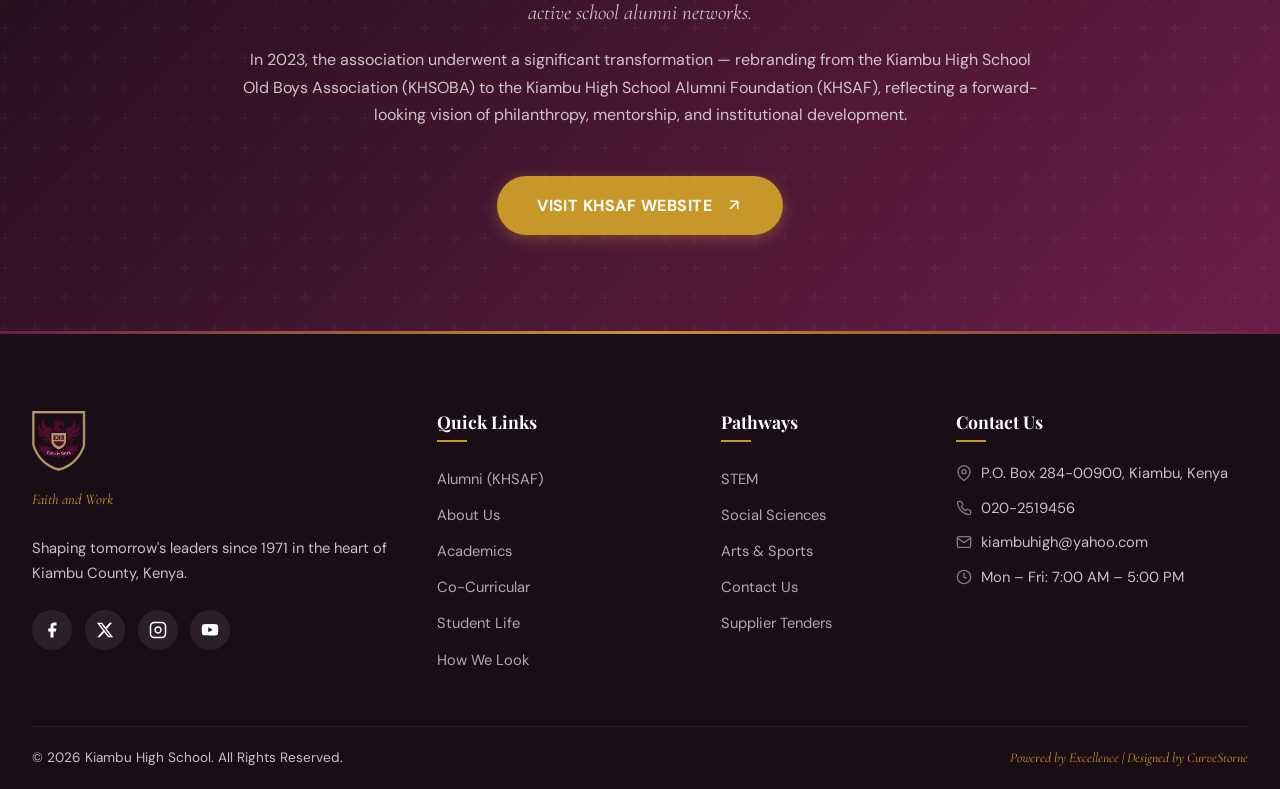
<file: about.html>
<!DOCTYPE html>
<html lang="en">
<head>
  <meta charset="UTF-8">
  <meta name="viewport" content="width=device-width, initial-scale=1.0">
  <meta name="description" content="Learn about Kiambu High School's rich history, leadership, vision, and mission. Founded in 1971, we have been shaping leaders for over five decades.">
  <title>About Us — Kiambu High School</title>
  <link rel="preconnect" href="https://fonts.googleapis.com">
  <link rel="preconnect" href="https://fonts.gstatic.com" crossorigin>
  <link href="https://fonts.googleapis.com/css2?family=Playfair+Display:wght@400;600;700;800;900&family=DM+Sans:wght@300;400;500;600;700&family=Cormorant+Garamond:ital,wght@0,400;0,600;1,400;1,600&display=swap" rel="stylesheet">
  <meta http-equiv="X-Content-Type-Options" content="nosniff">
  <meta http-equiv="X-Frame-Options" content="SAMEORIGIN">
  <meta http-equiv="X-XSS-Protection" content="1; mode=block">
  <meta name="referrer" content="strict-origin-when-cross-origin">
  <link rel="icon" type="image/png" href="favicon.png">
  <link rel="apple-touch-icon" href="favicon.png">
  <link rel="canonical" href="https://kiambuhigh.sc.ke/about">
  <link rel="stylesheet" href="styles/main.css">
</head>
<body>

<!-- Page Loader -->
<div class="page-loader" id="pageLoader">
  <img src="images/logo/kiambulogo-1.png" alt="Kiambu High School Logo" class="loader-logo-img">
</div>

<!-- Scroll Progress -->
<div class="scroll-progress" id="scrollProgress"></div>

<!-- Custom Cursor -->
<div class="cursor-dot" id="cursorDot"></div>
<div class="cursor-ring" id="cursorRing"></div>

<!-- Header -->
<header class="header transparent" id="mainHeader">
  <div class="header-inner">
    <nav class="nav-left">
      <a href="/about" class="nav-link active">About Us</a>
      <div class="nav-dropdown">
        <a href="/academics" class="nav-link nav-link--parent">Academics <svg width="10" height="6" viewBox="0 0 10 6" fill="none"><path d="M1 1L5 5L9 1" stroke="currentColor" stroke-width="1.5" stroke-linecap="round" stroke-linejoin="round"/></svg></a>
        <div class="nav-dropdown-menu">
          <a href="/stem" class="nav-dropdown-item">STEM</a>
          <a href="/social-sciences" class="nav-dropdown-item">Social Sciences</a>
          <a href="/arts-sports" class="nav-dropdown-item">Arts &amp; Sports</a>
        </div>
      </div>
      <a href="/cocurricular" class="nav-link">Co-Curricular</a>
    </nav>

    <a href="/" class="header-logo">
      <img src="images/logo/kiambulogo-1.png" alt="Kiambu High School Logo" class="header-logo-img">
      <span class="header-logo-text">Kiambu High School</span>
    </a>

    <nav class="nav-right">
      <a href="/studentlife" class="nav-link">Student Life</a>
      <a href="/gallery" class="nav-link">How We Look</a>
      <div class="nav-dropdown">
        <a href="/contact" class="nav-link nav-link--parent">Contact <svg width="10" height="6" viewBox="0 0 10 6" fill="none"><path d="M1 1L5 5L9 1" stroke="currentColor" stroke-width="1.5" stroke-linecap="round" stroke-linejoin="round"/></svg></a>
        <div class="nav-dropdown-menu">
          <a href="/contact" class="nav-dropdown-item">Contact</a>
          <a href="/tenders" class="nav-dropdown-item">Supplier Tenders</a>
        </div>
      </div>
    </nav>

    <button class="hamburger" id="hamburger" aria-label="Menu">
      <span></span>
      <span></span>
      <span></span>
    </button>
  </div>
</header>

<!-- Mobile Nav -->
<div class="mobile-nav" id="mobileNav">
  <a href="/about" class="active">About Us</a>
  <a href="/academics">Academics</a>
  <a href="/stem" class="mobile-nav-sub">— STEM</a>
  <a href="/social-sciences" class="mobile-nav-sub">— Social Sciences</a>
  <a href="/arts-sports" class="mobile-nav-sub">— Arts &amp; Sports</a>
  <a href="/cocurricular">Co-Curricular</a>
  <a href="/studentlife">Student Life</a>
  <a href="/gallery">How We Look</a>
  <a href="/contact">Contact</a>
  <a href="/tenders" class="mobile-nav-sub">— Supplier Tenders</a>
</div>

<!-- ============================================
     PAGE HERO BANNER
     ============================================ -->
<section class="page-hero page-hero--has-bg page-hero--about" style="background-image: url('images/gallery/academics/ASSEMBLY.jpg');">
  <!-- Animated floating shapes -->
  <div class="hero-shapes">
    <div class="hero-shape hero-shape--1"></div>
    <div class="hero-shape hero-shape--2"></div>
    <div class="hero-shape hero-shape--3"></div>
  </div>
  
  <div class="page-hero-content">
    <div class="hero-badge">
      <span class="hero-badge-icon">📖</span>
      <span>Est. 1971</span>
    </div>
    <p class="section-label">Discover Our Heritage</p>
    <h1 class="hero-title-animated">About Kiambu High School</h1>
    <p class="hero-sub">Over five decades of shaping leaders, scholars, and change-makers</p>
    <div class="hero-stats">
      <div class="hero-stat">
        <span class="hero-stat-number">50+</span>
        <span class="hero-stat-label">Years of Excellence</span>
      </div>
      <div class="hero-stat-divider"></div>
      <div class="hero-stat">
        <span class="hero-stat-number">35</span>
        <span class="hero-stat-label">Acres Campus</span>
      </div>
      <div class="hero-stat-divider"></div>
      <div class="hero-stat">
        <span class="hero-stat-number">1000+</span>
        <span class="hero-stat-label">Students</span>
      </div>
    </div>
  </div>
  
  <!-- Scroll indicator -->
  <div class="hero-scroll-indicator">
    <span>Scroll to explore</span>
    <div class="scroll-arrow"></div>
  </div>
</section>

<!-- Logo Watermark Overlay -->
<div class="about-logo-watermark">
  <img src="images/logo/kiambulogo-1.png" alt="" aria-hidden="true">
</div>

<!-- ============================================
     OUR STORY - INTRODUCTION
     ============================================ -->
<section class="about-story">
  <div class="container">
    <div class="story-grid">
      <div class="story-content">
        <div class="story-label">
          <span class="story-label-line"></span>
          <span>Our Story</span>
        </div>
        <h2 class="story-heading">A Legacy of <span class="text-gradient">Excellence</span> Since 1971</h2>
        
        <!-- Principal's Message -->
        <div class="principal-message">
          <div class="principal-quote-mark">"</div>
          <p class="principal-msg-text">As we continue to build on our rich heritage, Kiambu High School remains committed to nurturing well-rounded individuals who excel academically, embrace integrity, and contribute meaningfully to society. Our mission is to inspire every student to discover their potential and pursue excellence in all endeavors.</p>
          <p class="principal-msg-signature">— Mr. Joshua Maina Ndiritu, Chief Principal</p>
        </div>
        
        <p>The idea of Kiambu High School was conceived in 1968 by a group of Kiambu leaders and prominent citizens who recognised the need for a quality boys' secondary school in the district. The school was formally established in 1971, opening its doors with the first cohort of students on its 35-acre campus in Kiambu County.</p>
        <p>Built under the Open Plan System with Canadian development assistance, the school's distinctive architecture set it apart from the outset. Initially a mixed school, Kiambu High School was converted to an all-boys institution in 1993.</p>
        <div class="story-motto">
          <div class="motto-icon">⚜️</div>
          <div class="motto-details">
            <span class="motto-label">School Motto</span>
            <span class="motto-value">Faith & Work</span>
          </div>
        </div>
      </div>
      <div class="story-visual">
        <div class="principal-profile">
          <div class="principal-image-frame">
            <img src="images/PRINCIPAL.png" alt="Mr. Joshua Maina Ndiritu - Chief Principal" loading="lazy">
          </div>
          
        </div>
      </div>
    </div>
  </div>
</section>

<!-- ============================================
     JOURNEY TIMELINE - HORIZONTAL INFINITE SCROLL
     ============================================ -->
<section class="about-journey" id="journeySection">
  <div class="journey-bg-pattern"></div>
  <div class="container">
    <div class="section-header section-header--center">
      <span class="section-badge">📜 Our Journey</span>
      <h2 class="section-title">Milestones That <span class="text-gradient">Define Us</span></h2>
      <p class="section-subtitle">Five decades of growth, achievement, and transformation</p>
    </div>
  </div>
  
  <!-- Horizontal Timeline -->
  <div class="timeline-horizontal-wrapper">
    <div class="timeline-horizontal-track" id="timelineTrack">
      <!-- Timeline items will be duplicated by JS for infinite scroll -->
      <div class="timeline-h-item">
        <div class="timeline-h-card">
          <div class="timeline-h-icon">💡</div>
          <span class="timeline-h-year">1968</span>
          <h4>The Vision Begins</h4>
          <p>Kiambu leaders and prominent citizens conceive the idea of establishing a district secondary school.</p>
        </div>
        <div class="timeline-h-dot"></div>
      </div>
      
      <div class="timeline-h-item">
        <div class="timeline-h-card">
          <div class="timeline-h-icon">🏫</div>
          <span class="timeline-h-year">1971</span>
          <h4>Doors Open</h4>
          <p>School opens on a 35-acre campus, built under the Open Plan System with Canadian development assistance.</p>
        </div>
        <div class="timeline-h-dot"></div>
      </div>
      
      <div class="timeline-h-item">
        <div class="timeline-h-card">
          <div class="timeline-h-icon">🎓</div>
          <span class="timeline-h-year">1975</span>
          <h4>First Graduates</h4>
          <p>The inaugural cohort sits for the Kenya Certificate of Education (KCE), marking our first milestone.</p>
        </div>
        <div class="timeline-h-dot"></div>
      </div>
      
      <div class="timeline-h-item">
        <div class="timeline-h-card">
          <div class="timeline-h-icon">🔄</div>
          <span class="timeline-h-year">1993</span>
          <h4>A New Identity</h4>
          <p>School transitions from mixed to an all-boys institution, strengthening focus and building traditions.</p>
        </div>
        <div class="timeline-h-dot"></div>
      </div>
      
      <div class="timeline-h-item">
        <div class="timeline-h-card">
          <div class="timeline-h-icon">🏠</div>
          <span class="timeline-h-year">2012</span>
          <h4>Expanding Horizons</h4>
          <p>Construction of the ESP hostel significantly expands boarding capacity to accommodate more students.</p>
        </div>
        <div class="timeline-h-dot"></div>
      </div>
      
      <div class="timeline-h-item">
        <div class="timeline-h-card">
          <div class="timeline-h-icon">🏊</div>
          <span class="timeline-h-year">2018</span>
          <h4>Making Waves</h4>
          <p>Semi-Olympic swimming pool launched — a first among Kiambu County schools, enhancing sports facilities.</p>
        </div>
        <div class="timeline-h-dot"></div>
      </div>
      
      <div class="timeline-h-item">
        <div class="timeline-h-card">
          <div class="timeline-h-icon">🏔️</div>
          <span class="timeline-h-year">2019</span>
          <h4>Growing Stronger</h4>
          <p>New dormitory block completed, bringing total to 13 houses named after famous mountains worldwide.</p>
        </div>
        <div class="timeline-h-dot"></div>
      </div>
      
      <div class="timeline-h-item">
        <div class="timeline-h-card timeline-h-card--highlight">
          <div class="timeline-h-icon">📚</div>
          <span class="timeline-h-year">2023</span>
          <h4>New Leadership Era</h4>
          <p>Mr. Michael Kinywa, Chief Principal; CBC pathways launched for Grade 10.</p>
        </div>
        <div class="timeline-h-dot timeline-h-dot--highlight"></div>
      </div>
      
      <div class="timeline-h-item">
        <div class="timeline-h-card timeline-h-card--current">
          <div class="timeline-h-icon">🏆</div>
          <span class="timeline-h-year">2025</span>
          <h4>Excellence Continues</h4>
          <p>Mr. Joshua Maina Ndiritu, Chief Principal; KCSE 2025 — 402 candidates achieve Mean Grade 7.39 (B−) with 67.4% scoring C+ and above.</p>
        </div>
        <div class="timeline-h-dot timeline-h-dot--current"></div>
      </div>
    </div>
    
    <!-- Timeline line -->
    <div class="timeline-h-line"></div>
  </div>
</section>

<style>
/* Horizontal Timeline Styles */
.timeline-horizontal-wrapper {
  position: relative;
  width: 100%;
  overflow: hidden;
  padding: 2rem 0 4rem;
  margin-top: 2rem;
}

.timeline-h-line {
  position: absolute;
  bottom: 3.5rem;
  left: 0;
  right: 0;
  height: 4px;
  background: linear-gradient(90deg, var(--secondary), var(--primary), var(--secondary));
  z-index: 1;
}

.timeline-horizontal-track {
  display: flex;
  gap: 2rem;
  animation: scrollTimeline 40s linear infinite;
  width: max-content;
  padding: 0 2rem;
}

.timeline-horizontal-track:hover {
  animation-play-state: paused;
}

@keyframes scrollTimeline {
  0% {
    transform: translateX(0);
  }
  100% {
    transform: translateX(-50%);
  }
}

.timeline-h-item {
  flex-shrink: 0;
  width: 300px;
  display: flex;
  flex-direction: column;
  align-items: center;
  position: relative;
}

.timeline-h-card {
  background: var(--white);
  padding: 1.5rem;
  border-radius: 16px;
  box-shadow: 0 8px 30px rgba(0,0,0,0.08);
  text-align: center;
  transition: all 0.4s ease;
  margin-bottom: 1.5rem;
  position: relative;
  z-index: 2;
  min-height: 200px;
  display: flex;
  flex-direction: column;
  justify-content: flex-start;
}

.timeline-h-card::after {
  content: '';
  position: absolute;
  bottom: -10px;
  left: 50%;
  transform: translateX(-50%);
  width: 0;
  height: 0;
  border-left: 10px solid transparent;
  border-right: 10px solid transparent;
  border-top: 10px solid var(--white);
}

.timeline-h-card:hover {
  transform: translateY(-10px);
  box-shadow: 0 20px 50px rgba(107, 29, 74, 0.15);
}

.timeline-h-card--highlight {
  border: 2px solid var(--primary);
}

.timeline-h-card--current {
  background: linear-gradient(135deg, var(--primary), #4a1535);
  color: #fff;
}

.timeline-h-card--current::after {
  border-top-color: var(--primary);
}

.timeline-h-card--current h4,
.timeline-h-card--current p {
  color: #fff;
}

.timeline-h-card--current .timeline-h-year {
  background: var(--secondary);
  color: var(--primary);
}

.timeline-h-icon {
  font-size: 2.5rem;
  margin-bottom: 0.75rem;
}

.timeline-h-year {
  display: inline-block;
  background: var(--primary);
  color: #fff;
  padding: 0.35rem 1rem;
  border-radius: 50px;
  font-weight: 700;
  font-size: 0.9rem;
  margin-bottom: 0.75rem;
}

.timeline-h-card h4 {
  font-family: var(--font-display);
  font-size: 1.1rem;
  font-weight: 700;
  color: var(--primary);
  margin-bottom: 0.5rem;
}

.timeline-h-card--current h4 {
  color: #fff !important;
}

.timeline-h-card p {
  font-size: 0.9rem;
  color: #666;
  line-height: 1.5;
  margin: 0;
}

.timeline-h-card--current p {
  color: #fff !important;
}

.timeline-h-dot {
  width: 18px;
  height: 18px;
  background: var(--secondary);
  border: 4px solid var(--white);
  border-radius: 50%;
  box-shadow: 0 0 0 4px rgba(200, 151, 42, 0.3);
  position: relative;
  z-index: 3;
}

.timeline-h-dot--highlight {
  background: var(--primary);
  box-shadow: 0 0 0 4px rgba(107, 29, 74, 0.3);
}

.timeline-h-dot--current {
  background: var(--secondary);
  animation: pulseDot 2s infinite;
}

@keyframes pulseDot {
  0%, 100% {
    box-shadow: 0 0 0 4px rgba(200, 151, 42, 0.3);
  }
  50% {
    box-shadow: 0 0 0 10px rgba(200, 151, 42, 0.1);
  }
}

/* Responsive */
@media (max-width: 768px) {
  .timeline-h-item {
    width: 260px;
  }
  
  .timeline-h-card {
    min-height: 180px;
    padding: 1.25rem;
  }
  
  .timeline-h-icon {
    font-size: 2rem;
  }
  
  .timeline-h-card h4 {
    font-size: 1rem;
  }
  
  .timeline-h-card p {
    font-size: 0.85rem;
  }
}
</style>

<script>
// Duplicate timeline items for seamless infinite scroll
document.addEventListener('DOMContentLoaded', function() {
  const track = document.getElementById('timelineTrack');
  if (track) {
    const items = track.innerHTML;
    track.innerHTML = items + items; // Duplicate for seamless loop
  }
});
</script>

<!-- ============================================
     DEPUTY PRINCIPALS' MESSAGES
     ============================================ -->
<section class="deputy-section">
  <div class="container text-center">
    <p class="section-label reveal">School Leadership</p>
    <h2 class="section-title section-title-center reveal">Deputy Principals' Messages</h2>
  </div>
  <div class="container">
    <div class="deputy-grid">
      <div class="deputy-card reveal">
        <img src="images/DEPUTY_PRINCIPAL_ACADEMICS.png" alt="Mr. Samuel Kamau" class="deputy-bg deputy-bg--academics" loading="lazy">
        <div class="deputy-overlay">
          <h4>Mr. Samuel Kamau</h4>
          <p class="deputy-title">Deputy Principal — Academics</p>
          <p class="deputy-quote">"Academic excellence is the cornerstone of Kiambu High School. Our dedicated team of educators ensures every student receives the support and challenge they need to reach their full potential."</p>
        </div>
      </div>
      <div class="deputy-card reveal reveal-delay-1">
        <img src="images/DEPUTY PRINCIPAL ADMINISTRATION - MR. NICHOLAS MAINA 3.jpg" alt="Mr. Nicholas Maina" class="deputy-bg" loading="lazy">
        <div class="deputy-overlay">
          <h4>Mr. Nicholas Maina</h4>
          <p class="deputy-title">Deputy Principal — Administration</p>
          <p class="deputy-quote">"A well-administered school is the foundation upon which academic achievement is built. We ensure every aspect of student welfare is taken care of — so our boys can focus on learning, growing, and becoming men of integrity."</p>
        </div>
      </div>
    </div>
  </div>
</section>

<!-- ============================================
     VISION & MISSION
     ============================================ -->
<section class="about-vision about-vision--redesigned">
  <div class="vision-bg-image"></div>
  <div class="vision-overlay"></div>
  <div class="container">
    <div class="section-header section-header--center section-header--light">
      <span class="section-badge">🎯 Our Purpose</span>
      <h2 class="section-title">Vision & <span class="text-gradient">Mission</span></h2>
    </div>
    
    <div class="vision-cards-grid">
      <div class="vision-card-v2 vision-card-v2--vision">
        <div class="vision-card-icon">
          <svg viewBox="0 0 24 24" fill="none" stroke="currentColor" stroke-width="1.5"><circle cx="12" cy="12" r="10"/><circle cx="12" cy="12" r="6"/><circle cx="12" cy="12" r="2"/></svg>
        </div>
        <span class="vision-card-label">Our Vision</span>
        <h3>"An education center producing well equipped men for the society."</h3>
      </div>
      
      <div class="vision-card-v2 vision-card-v2--mission">
        <div class="vision-card-icon">
          <svg viewBox="0 0 24 24" fill="none" stroke="currentColor" stroke-width="1.5"><path d="M22 11.08V12a10 10 0 1 1-5.93-9.14"/><polyline points="22 4 12 14.01 9 11.01"/></svg>
        </div>
        <span class="vision-card-label">Our Mission</span>
        <p>To provide holistic, quality and responsive education for self development and service to society.</p>
      </div>
    </div>
    
    <div class="values-showcase values-showcase--redesigned">
        <div class="values-header">
          <h3 class="values-title">Core Values</h3>
          <p class="values-subtitle">The pillars that guide everything we do</p>
        </div>
        
        <div class="values-grid-new">
          <div class="value-card-new value-card-new--1">
            <div class="value-card-bg"></div>
            <div class="value-card-content">
              <div class="value-icon-ring">
                <svg viewBox="0 0 24 24" fill="none" stroke="currentColor" stroke-width="1.5"><path d="M12 22s8-4 8-10V5l-8-3-8 3v7c0 6 8 10 8 10z"/></svg>
              </div>
              <h4>Integrity</h4>
              <p>Upholding honesty and strong moral principles in all our actions</p>
            </div>
          </div>
          
          <div class="value-card-new value-card-new--2">
            <div class="value-card-bg"></div>
            <div class="value-card-content">
              <div class="value-icon-ring">
                <svg viewBox="0 0 24 24" fill="none" stroke="currentColor" stroke-width="1.5"><polygon points="12 2 15.09 8.26 22 9.27 17 14.14 18.18 21.02 12 17.77 5.82 21.02 7 14.14 2 9.27 8.91 8.26 12 2"/></svg>
              </div>
              <h4>Excellence</h4>
              <p>Striving for the highest standards in academics and character</p>
            </div>
          </div>
          
          <div class="value-card-new value-card-new--3">
            <div class="value-card-bg"></div>
            <div class="value-card-content">
              <div class="value-icon-ring">
                <svg viewBox="0 0 24 24" fill="none" stroke="currentColor" stroke-width="1.5"><circle cx="12" cy="12" r="3"/><path d="M12 1v2M12 21v2M4.22 4.22l1.42 1.42M18.36 18.36l1.42 1.42M1 12h2M21 12h2M4.22 19.78l1.42-1.42M18.36 5.64l1.42-1.42"/></svg>
              </div>
              <h4>Innovation</h4>
              <p>Embracing creativity and new ideas to shape the future</p>
            </div>
          </div>
          
          <div class="value-card-new value-card-new--4">
            <div class="value-card-bg"></div>
            <div class="value-card-content">
              <div class="value-icon-ring">
                <svg viewBox="0 0 24 24" fill="none" stroke="currentColor" stroke-width="1.5"><path d="M17 21v-2a4 4 0 0 0-4-4H5a4 4 0 0 0-4 4v2"/><circle cx="9" cy="7" r="4"/><path d="M23 21v-2a4 4 0 0 0-3-3.87"/><path d="M16 3.13a4 4 0 0 1 0 7.75"/></svg>
              </div>
              <h4>Ubuntu</h4>
              <p>Fostering community, compassion, and shared humanity</p>
            </div>
          </div>
          
          <div class="value-card-new value-card-new--5">
            <div class="value-card-bg"></div>
            <div class="value-card-content">
              <div class="value-icon-ring">
                <svg viewBox="0 0 24 24" fill="none" stroke="currentColor" stroke-width="1.5"><path d="M4 15s1-1 4-1 5 2 8 2 4-1 4-1V3s-1 1-4 1-5-2-8-2-4 1-4 1z"/><line x1="4" y1="22" x2="4" y2="15"/></svg>
              </div>
              <h4>Discipline</h4>
              <p>Building self-control and dedication to achieve greatness</p>
            </div>
          </div>
        </div>
      </div>
  </div>
</section>

<!-- ============================================
     ALUMNI SECTION
     ============================================ -->
<section class="about-alumni">
  <div class="alumni-pattern"></div>
  <div class="container">
    <div class="alumni-header">
      <span class="section-badge">🤝 Our Brotherhood</span>
      <h2 class="section-title">KHSAF — <span class="text-gradient">Stronger Together</span></h2>
    </div>
    
    <div class="alumni-intro-block">
      <p class="alumni-lead">The Kiambu High School Alumni Foundation (KHSAF) was established in 1976, just five years after the school opened its doors. What started as a simple desire to stay connected has grown into one of Kenya's most active school alumni networks.</p>
      <p>In 2023, the association underwent a significant transformation — rebranding from the Kiambu High School Old Boys Association (KHSOBA) to the Kiambu High School Alumni Foundation (KHSAF), reflecting a forward-looking vision of philanthropy, mentorship, and institutional development.</p>
    </div>
    
    <div class="alumni-cta">
      <a href="https://www.khsaf.org/" target="_blank" rel="noopener" class="btn btn-gold btn-lg">
        <span>Visit KHSAF Website</span>
        <svg viewBox="0 0 24 24" fill="none" stroke="currentColor" stroke-width="2"><path d="M7 17L17 7M17 7H7M17 7v10"/></svg>
      </a>
    </div>
  </div>
</section>

<!-- Footer -->
<footer class="footer" id="mainFooter">
  <div class="container">
    <div class="footer-grid">
      <div class="footer-brand">
        <div class="footer-logo">
          <img src="images/logo/kiambulogo-1.png" alt="Kiambu High School Logo" class="footer-logo-img">
        </div>
        <p class="footer-tagline">Faith and Work</p>
        <p>Shaping tomorrow's leaders since 1971 in the heart of Kiambu County, Kenya.</p>
        <div class="social-links">
          <a href="#" class="social-link" aria-label="Facebook"><svg viewBox="0 0 24 24" fill="currentColor"><path d="M18 2h-3a5 5 0 0 0-5 5v3H7v4h3v8h4v-8h3l1-4h-4V7a1 1 0 0 1 1-1h3z"/></svg></a>
          <a href="#" class="social-link" aria-label="Twitter"><svg viewBox="0 0 24 24" fill="currentColor"><path d="M18.244 2.25h3.308l-7.227 8.26 8.502 11.24H16.17l-5.214-6.817L4.99 21.75H1.68l7.73-8.835L1.254 2.25H8.08l4.713 6.231zm-1.161 17.52h1.833L7.084 4.126H5.117z"/></svg></a>
          <a href="#" class="social-link" aria-label="Instagram"><svg viewBox="0 0 24 24" fill="none" stroke="currentColor" stroke-width="2"><rect x="2" y="2" width="20" height="20" rx="5" ry="5"/><path d="M16 11.37A4 4 0 1 1 12.63 8 4 4 0 0 1 16 11.37z"/><line x1="17.5" y1="6.5" x2="17.51" y2="6.5"/></svg></a>
          <a href="#" class="social-link" aria-label="YouTube"><svg viewBox="0 0 24 24" fill="currentColor"><path d="M22.54 6.42a2.78 2.78 0 0 0-1.94-2C18.88 4 12 4 12 4s-6.88 0-8.6.46a2.78 2.78 0 0 0-1.94 2A29 29 0 0 0 1 11.75a29 29 0 0 0 .46 5.33A2.78 2.78 0 0 0 3.4 19.13C5.12 19.56 12 19.56 12 19.56s6.88 0 8.6-.46a2.78 2.78 0 0 0 1.94-2 29 29 0 0 0 .46-5.25 29 29 0 0 0-.46-5.33z"/><polygon points="9.75 15.02 15.5 11.75 9.75 8.48 9.75 15.02" fill="#1A0D16"/></svg></a>
        </div>
      </div>
      <div class="footer-links">
        <h4>Quick Links</h4>
        <a href="https://www.khsaf.org/" target="_blank" rel="noopener">Alumni (KHSAF)</a>
        <a href="/about">About Us</a>
        <a href="/academics">Academics</a>
        <a href="/cocurricular">Co-Curricular</a>
        <a href="/studentlife">Student Life</a>
        <a href="/gallery">How We Look</a>
      </div>
      <div class="footer-links">
        <h4>Pathways</h4>
        <a href="/stem">STEM</a>
        <a href="/social-sciences">Social Sciences</a>
        <a href="/arts-sports">Arts &amp; Sports</a>
        <a href="/contact">Contact Us</a>
        <a href="/tenders">Supplier Tenders</a>
      </div>
      <div class="footer-contact">
        <h4>Contact Us</h4>
        <p><svg viewBox="0 0 24 24" fill="none" stroke="currentColor" stroke-width="2"><path d="M21 10c0 7-9 13-9 13s-9-6-9-13a9 9 0 0 1 18 0z"/><circle cx="12" cy="10" r="3"/></svg> P.O. Box 284-00900, Kiambu, Kenya</p>
        <p><svg viewBox="0 0 24 24" fill="none" stroke="currentColor" stroke-width="2"><path d="M22 16.92v3a2 2 0 0 1-2.18 2 19.79 19.79 0 0 1-8.63-3.07 19.5 19.5 0 0 1-6-6 19.79 19.79 0 0 1-3.07-8.67A2 2 0 0 1 4.11 2h3a2 2 0 0 1 2 1.72 12.84 12.84 0 0 0 .7 2.81 2 2 0 0 1-.45 2.11L8.09 9.91a16 16 0 0 0 6 6l1.27-1.27a2 2 0 0 1 2.11-.45 12.84 12.84 0 0 0 2.81.7A2 2 0 0 1 22 16.92z"/></svg> 020-2519456</p>
        <p><svg viewBox="0 0 24 24" fill="none" stroke="currentColor" stroke-width="2"><path d="M4 4h16c1.1 0 2 .9 2 2v12c0 1.1-.9 2-2 2H4c-1.1 0-2-.9-2-2V6c0-1.1.9-2 2-2z"/><polyline points="22,6 12,13 2,6"/></svg> kiambuhigh@yahoo.com</p>
        <p><svg viewBox="0 0 24 24" fill="none" stroke="currentColor" stroke-width="2"><circle cx="12" cy="12" r="10"/><polyline points="12 6 12 12 16 14"/></svg> Mon – Fri: 7:00 AM – 5:00 PM</p>
      </div>
    </div>
    <div class="footer-bottom">
      <span>&copy; 2026 Kiambu High School. All Rights Reserved.</span>
      <span class="powered">Powered by Excellence | Designed by CurveStorne</span>
    </div>
  </div>
</footer>

<!-- Back to Top -->
<button class="back-to-top" id="backToTop" aria-label="Back to Top">
  <svg width="20" height="20" viewBox="0 0 24 24" fill="none" stroke="currentColor" stroke-width="2.5" stroke-linecap="round" stroke-linejoin="round"><polyline points="18 15 12 9 6 15"/></svg>
</button>

<script src="scripts/main.js" defer></script>
<script>
// Enhanced scroll reveal animations for timeline
document.addEventListener('DOMContentLoaded', function() {
  // Timeline observer - items appear and disappear as you scroll
  const timelineObserverOptions = {
    threshold: [0, 0.2, 0.8, 1],
    rootMargin: '-10% 0px -10% 0px'
  };

  const timelineObserver = new IntersectionObserver((entries) => {
    entries.forEach(entry => {
      const ratio = entry.intersectionRatio;
      const target = entry.target;
      
      if (ratio > 0.2) {
        target.classList.add('is-visible');
        target.style.setProperty('--reveal-opacity', Math.min(ratio * 1.5, 1));
      } else {
        target.classList.remove('is-visible');
        target.style.setProperty('--reveal-opacity', 0);
      }
    });
  }, timelineObserverOptions);

  // Observe timeline items
  document.querySelectorAll('.timeline-reveal').forEach(item => {
    timelineObserver.observe(item);
  });

  // Value cards observer - standard reveal (stays visible)
  const valuesObserverOptions = {
    threshold: 0.15,
    rootMargin: '0px 0px -50px 0px'
  };

  const valuesObserver = new IntersectionObserver((entries) => {
    entries.forEach(entry => {
      if (entry.isIntersecting) {
        entry.target.classList.add('is-visible');
      }
    });
  }, valuesObserverOptions);

  // Observe value cards
  document.querySelectorAll('.value-card-new').forEach(card => {
    valuesObserver.observe(card);
  });
});
</script>
</body>
</html>
</file>
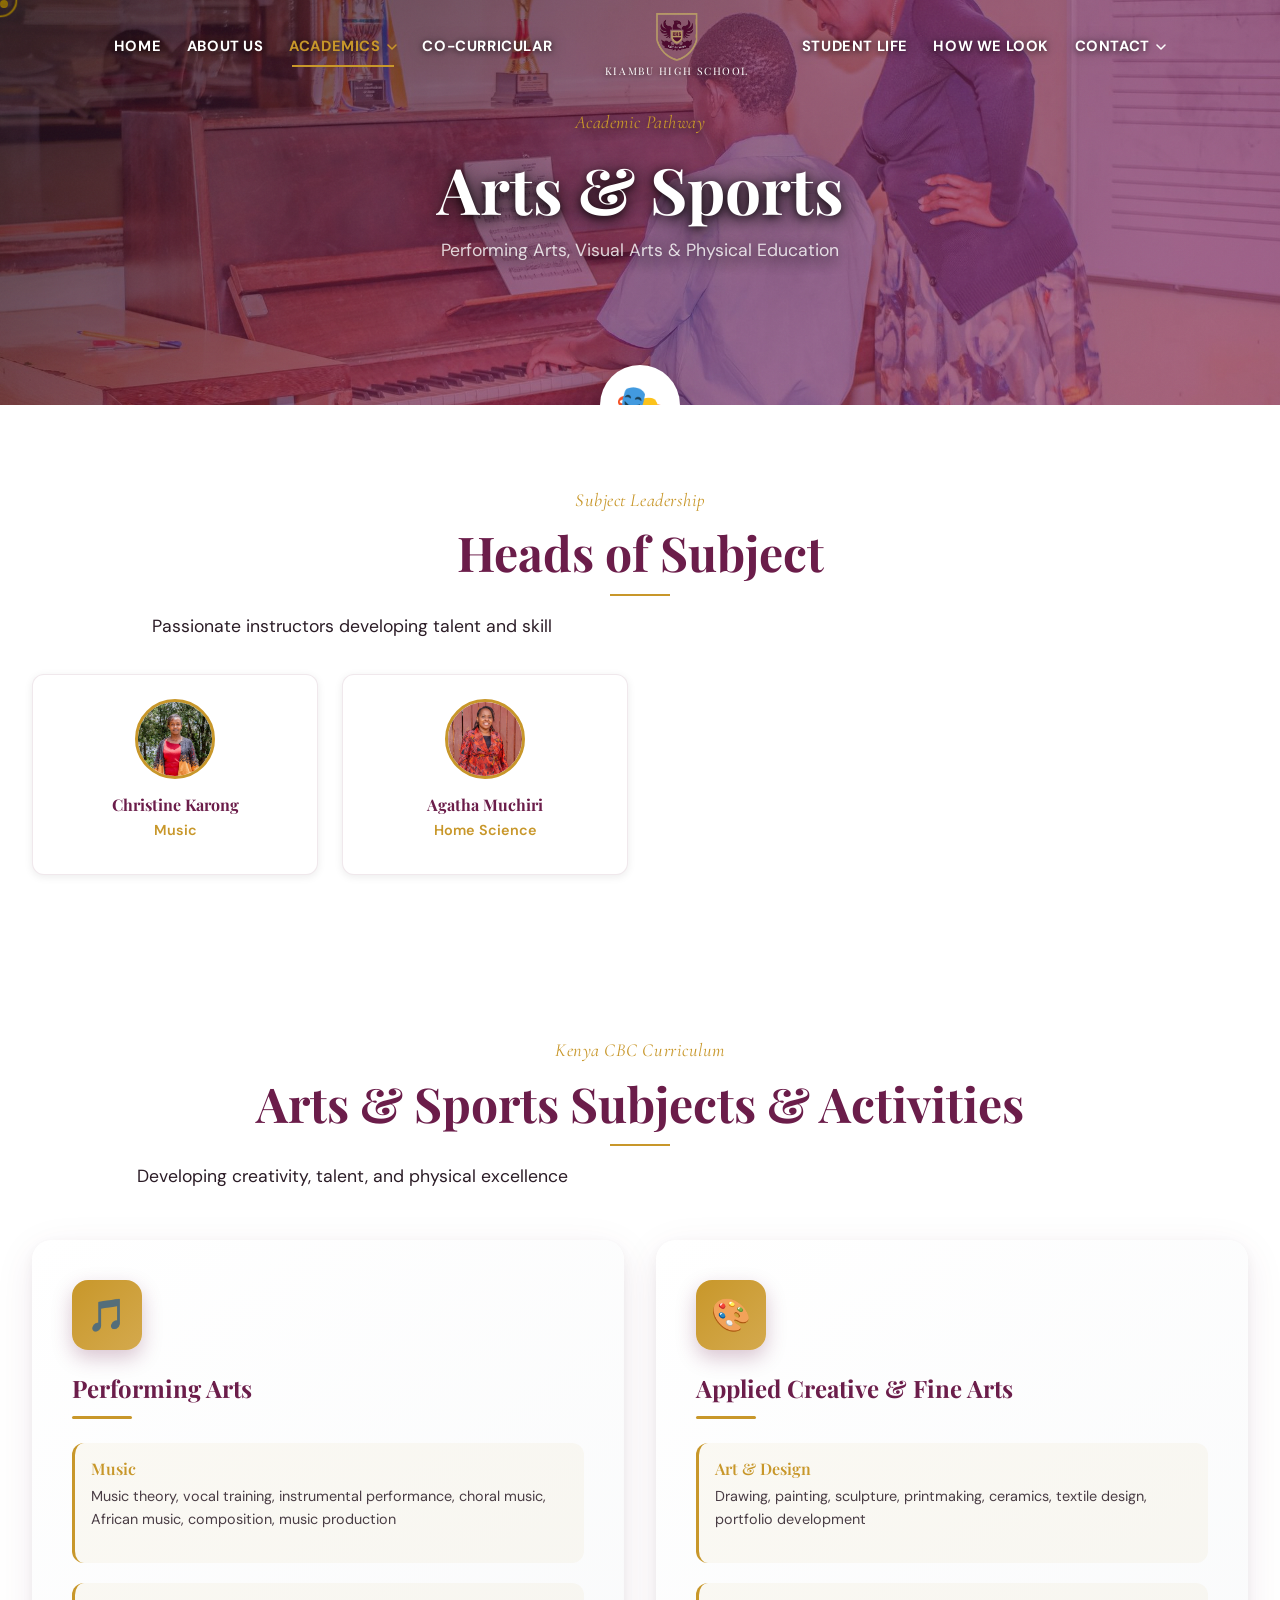
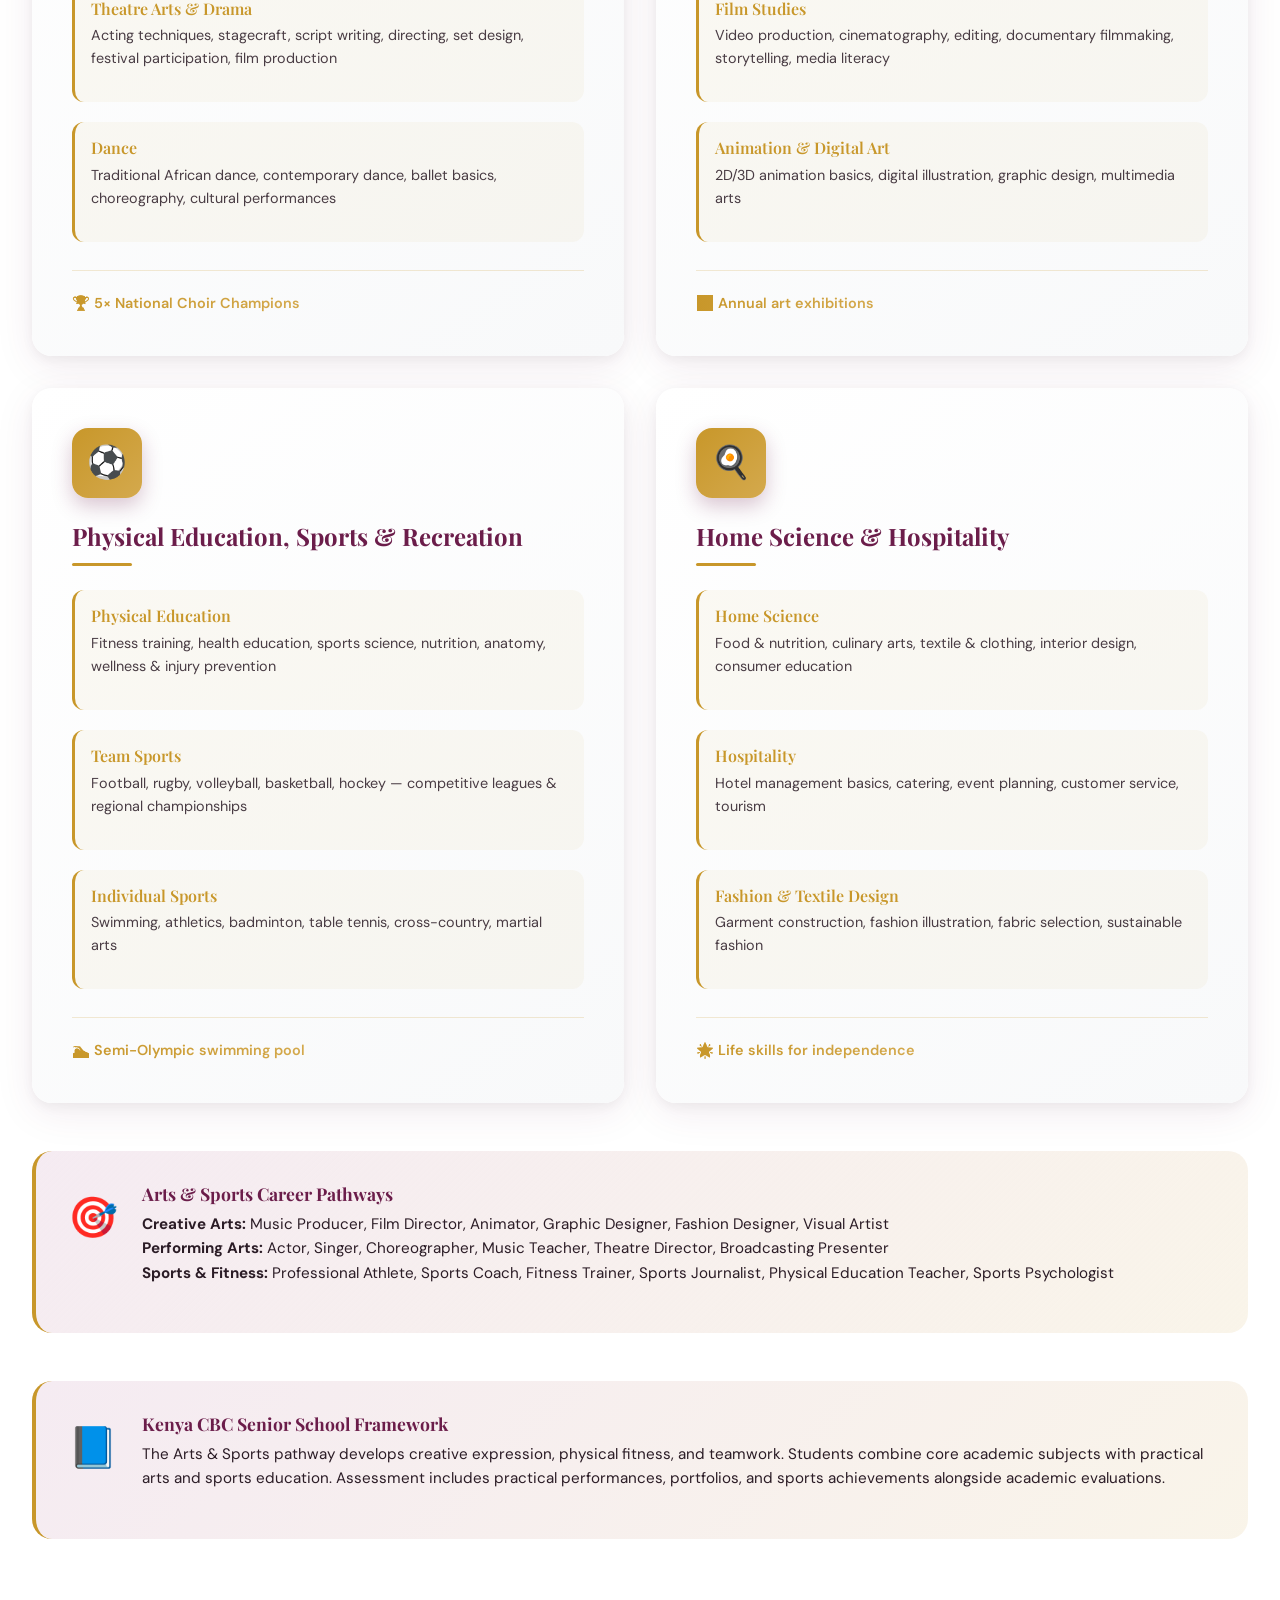
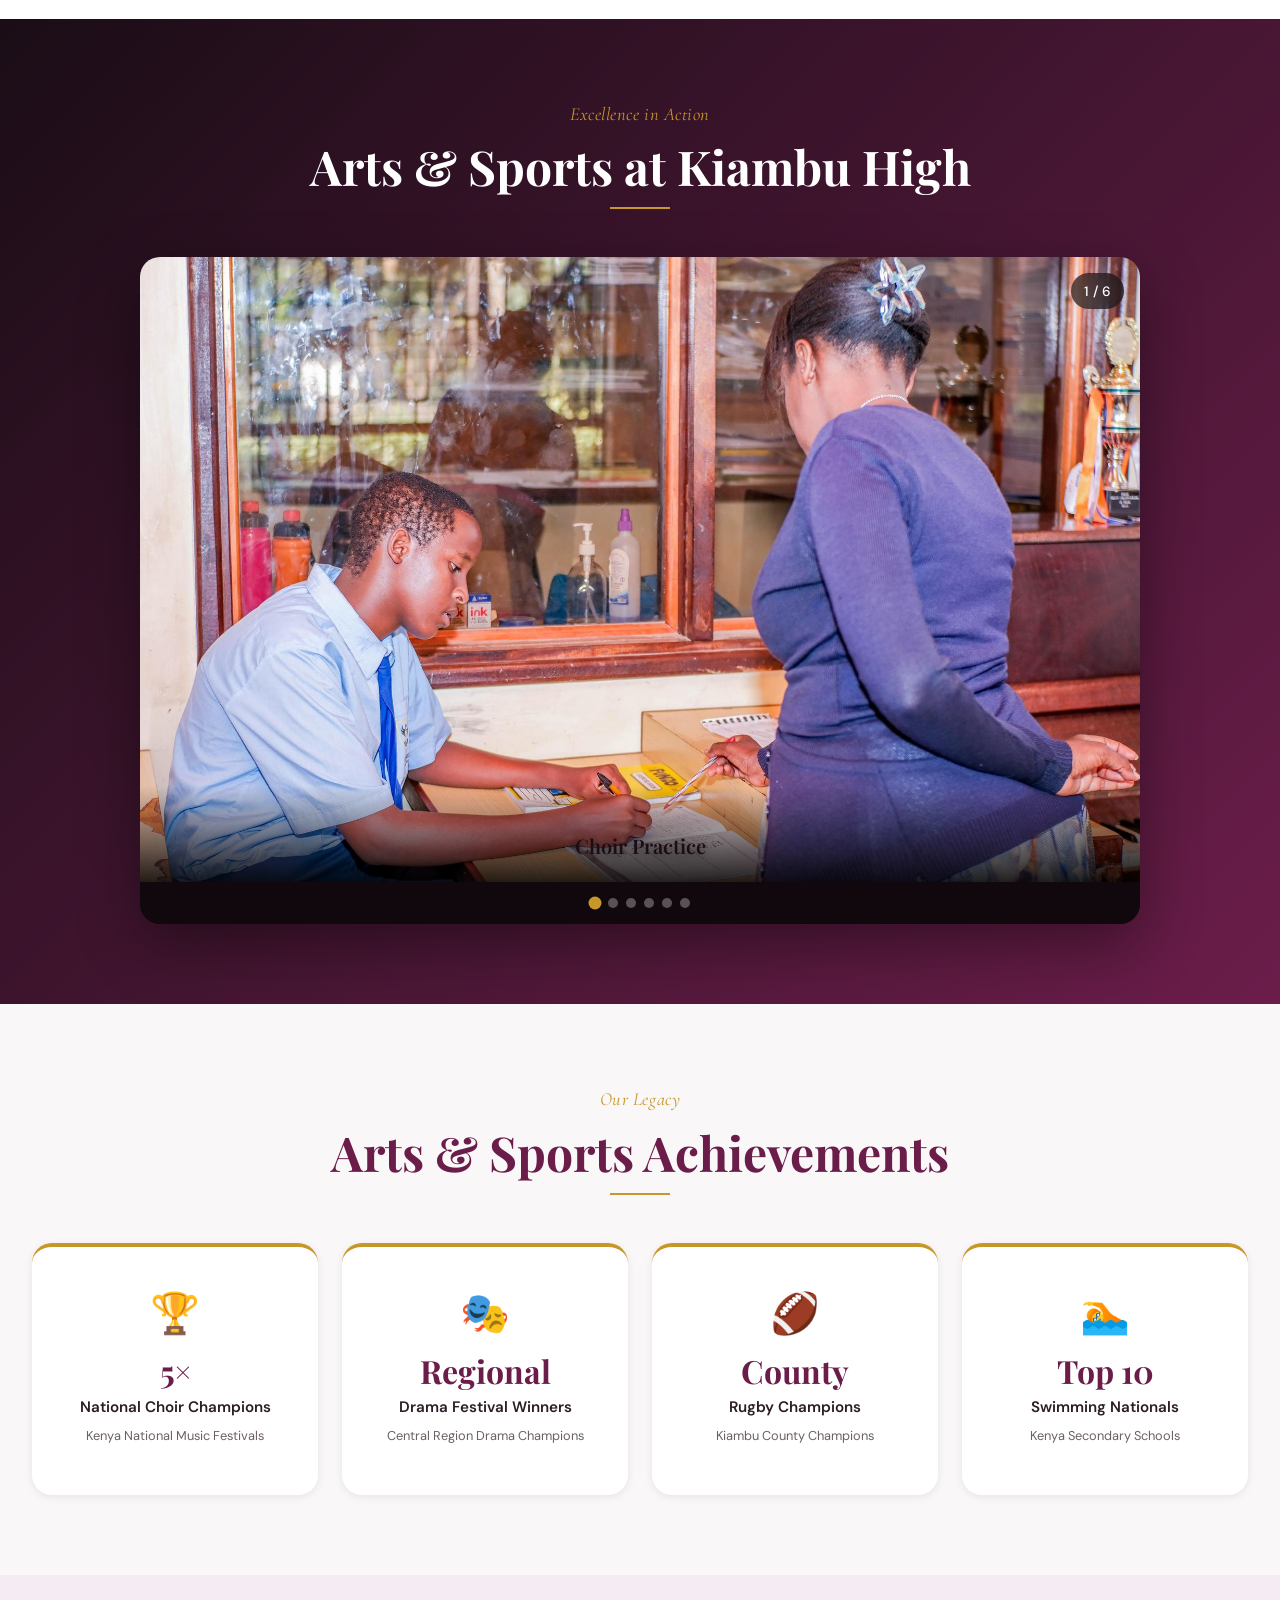
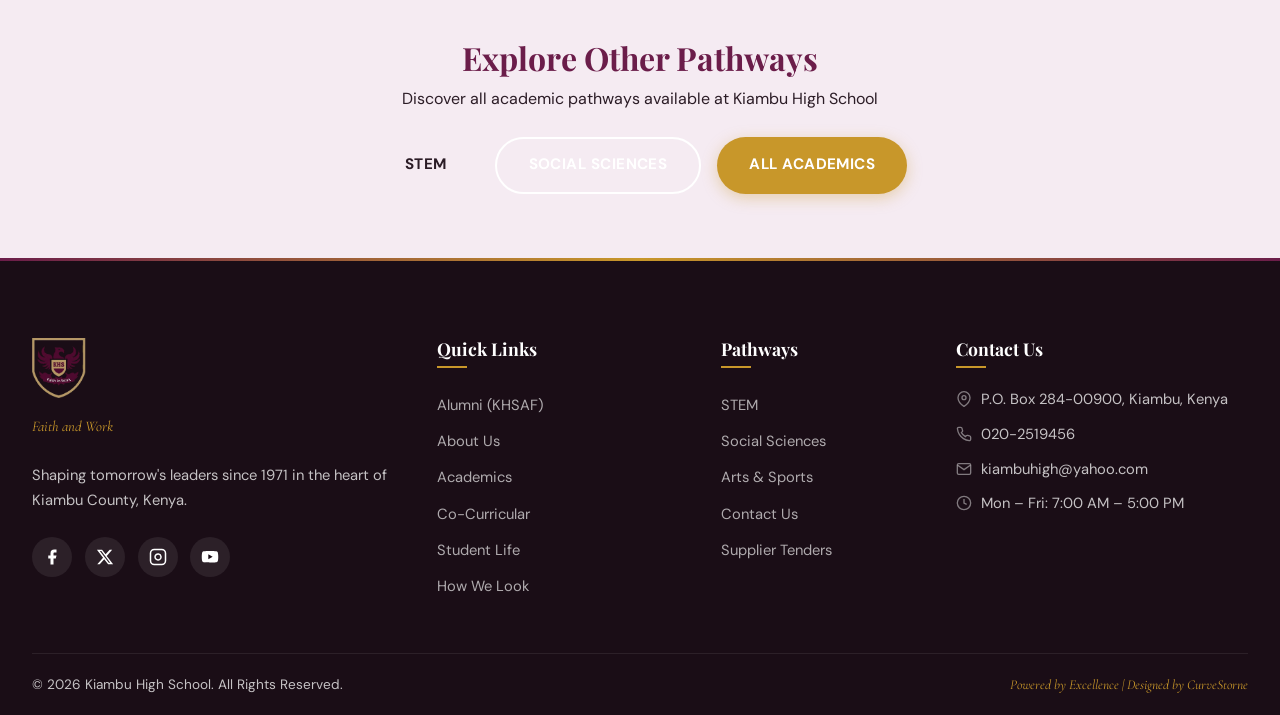
<file: arts-sports.html>
<!DOCTYPE html>
<html lang="en">
<head>
  <meta charset="UTF-8">
  <meta name="viewport" content="width=device-width, initial-scale=1.0">
  <meta name="description" content="Arts &amp; Sports Pathway at Kiambu High School — Music, Drama, Visual Arts, and Physical Education under Kenya's CBC curriculum.">
  <title>Arts &amp; Sports — Kiambu High School</title>

  <link rel="icon" type="image/png" href="images/logo/kiambulogo-1.png">
  <link rel="preconnect" href="https://fonts.googleapis.com">
  <link rel="preconnect" href="https://fonts.gstatic.com" crossorigin>
  <link href="https://fonts.googleapis.com/css2?family=Playfair+Display:wght@400;500;600;700&family=DM+Sans:wght@300;400;500;600;700&family=Cormorant+Garamond:ital,wght@0,400;0,600;1,400&display=swap" rel="stylesheet">
  <link rel="stylesheet" href="styles/main.css">
  <link rel="canonical" href="https://kiambuhigh.sc.ke/arts-sports">
</head>
<body>

<!-- Custom Cursor -->
<div class="cursor-dot" id="cursorDot"></div>
<div class="cursor-ring" id="cursorRing"></div>

<!-- Header -->
<header class="header transparent" id="mainHeader">
  <div class="header-inner">
    <nav class="nav-left">
      <a href="/" class="nav-link">Home</a>
      <a href="/about" class="nav-link">About Us</a>
      <div class="nav-dropdown">
        <a href="/academics" class="nav-link nav-link--parent active">Academics <svg width="10" height="6" viewBox="0 0 10 6" fill="none"><path d="M1 1L5 5L9 1" stroke="currentColor" stroke-width="1.5" stroke-linecap="round" stroke-linejoin="round"/></svg></a>
        <div class="nav-dropdown-menu">
          <a href="/stem" class="nav-dropdown-item">STEM</a>
          <a href="/social-sciences" class="nav-dropdown-item">Social Sciences</a>
          <a href="/arts-sports" class="nav-dropdown-item active">Arts &amp; Sports</a>
        </div>
      </div>
      <a href="/cocurricular" class="nav-link">Co-Curricular</a>
    </nav>

    <a href="/" class="header-logo">
      <img src="images/logo/kiambulogo-1.png" alt="Kiambu High School Logo" class="header-logo-img">
      <span class="header-logo-text">Kiambu High School</span>
    </a>

    <nav class="nav-right">
      <a href="/studentlife" class="nav-link">Student Life</a>
      <a href="/gallery" class="nav-link">How We Look</a>
      <div class="nav-dropdown">
        <a href="/contact" class="nav-link nav-link--parent">Contact <svg width="10" height="6" viewBox="0 0 10 6" fill="none"><path d="M1 1L5 5L9 1" stroke="currentColor" stroke-width="1.5" stroke-linecap="round" stroke-linejoin="round"/></svg></a>
        <div class="nav-dropdown-menu">
          <a href="/contact" class="nav-dropdown-item">Contact</a>
          <a href="/tenders" class="nav-dropdown-item">Supplier Tenders</a>
        </div>
      </div>
    </nav>

    <button class="hamburger" id="hamburger" aria-label="Menu">
      <span></span>
      <span></span>
      <span></span>
    </button>
  </div>
</header>

<!-- Mobile Nav -->
<div class="mobile-nav" id="mobileNav">
  <a href="/about">About Us</a>
  <a href="/academics">Academics</a>
  <a href="/stem" class="mobile-nav-sub">— STEM</a>
  <a href="/social-sciences" class="mobile-nav-sub">— Social Sciences</a>
  <a href="/arts-sports" class="mobile-nav-sub active">— Arts &amp; Sports</a>
  <a href="/cocurricular">Co-Curricular</a>
  <a href="/studentlife">Student Life</a>
  <a href="/gallery">How We Look</a>
  <a href="/contact">Contact</a>
  <a href="/tenders" class="mobile-nav-sub">— Supplier Tenders</a>
</div>

<!-- Page Hero -->
<section class="page-hero page-hero--has-bg page-hero--pathway page-hero--arts" style="background-image: url('images/gallery/arts/GRADE 10 MUSIC CLASS - MS. CHRISTINE KARONGO.jpg');">
  <div class="page-hero-content">
    <p class="section-label">Academic Pathway</p>
    <h1>Arts &amp; Sports</h1>
    <p class="hero-sub">Performing Arts, Visual Arts &amp; Physical Education</p>
  </div>
  <div class="pathway-hero-badge">
    <span class="pathway-hero-icon">🎭</span>
  </div>
</section>

<!-- Heads of Subject -->
<section class="section section--light pathway-hos-section">
  <div class="container">
    <div class="text-center">
      <p class="section-label reveal">Subject Leadership</p>
      <h2 class="section-title section-title-center reveal">Heads of Subject</h2>
      <p class="section-subtitle reveal">Passionate instructors developing talent and skill</p>
    </div>
    
    <div class="hos-grid reveal">
      <div class="hos-card">
        <div class="hos-avatar"><img src="images/gallery/Teachers/HOS MUSIC - CHRISTINE KARONGO.jpg" alt="Music HOS"></div>
        <h4>Christine Karong</h4>
        <p class="hos-subject">Music</p>
      </div>
      <div class="hos-card">
        <div class="hos-avatar"><img src="images/gallery/Teachers/HOS HOME SCIENCE.jpg" alt="Home Science HOS"></div>
        <h4>Agatha Muchiri</h4>
        <p class="hos-subject">Home Science</p>
      </div>
    </div>
  </div>
</section>

<!-- Pathway Content -->
<section class="section pathway-content-section">
  <div class="container">
    <div class="text-center">
      <p class="section-label reveal">Kenya CBC Curriculum</p>
      <h2 class="section-title section-title-center reveal">Arts &amp; Sports Subjects &amp; Activities</h2>
      <p class="section-subtitle reveal">Developing creativity, talent, and physical excellence</p>
    </div>

    <div class="pathway-subjects-grid reveal">
      <!-- Performing Arts -->
      <div class="pathway-subject-card">
        <div class="pathway-subject-icon">🎵</div>
        <h3>Performing Arts</h3>
        <div class="pathway-subject-list">
          <div class="pathway-subject-item">
            <h4>Music</h4>
            <p>Music theory, vocal training, instrumental performance, choral music, African music, composition, music production</p>
          </div>
          <div class="pathway-subject-item">
            <h4>Theatre Arts &amp; Drama</h4>
            <p>Acting techniques, stagecraft, script writing, directing, set design, festival participation, film production</p>
          </div>
          <div class="pathway-subject-item">
            <h4>Dance</h4>
            <p>Traditional African dance, contemporary dance, ballet basics, choreography, cultural performances</p>
          </div>
        </div>
        <div class="pathway-subject-footer">
          <span>🏆 5× National Choir Champions</span>
        </div>
      </div>

      <!-- Visual Arts -->
      <div class="pathway-subject-card">
        <div class="pathway-subject-icon">🎨</div>
        <h3>Applied Creative &amp; Fine Arts</h3>
        <div class="pathway-subject-list">
          <div class="pathway-subject-item">
            <h4>Art &amp; Design</h4>
            <p>Drawing, painting, sculpture, printmaking, ceramics, textile design, portfolio development</p>
          </div>
          <div class="pathway-subject-item">
            <h4>Film Studies</h4>
            <p>Video production, cinematography, editing, documentary filmmaking, storytelling, media literacy</p>
          </div>
          <div class="pathway-subject-item">
            <h4>Animation &amp; Digital Art</h4>
            <p>2D/3D animation basics, digital illustration, graphic design, multimedia arts</p>
          </div>
        </div>
        <div class="pathway-subject-footer">
          <span>🖼️ Annual art exhibitions</span>
        </div>
      </div>

      <!-- Physical Education -->
      <div class="pathway-subject-card">
        <div class="pathway-subject-icon">⚽</div>
        <h3>Physical Education, Sports &amp; Recreation</h3>
        <div class="pathway-subject-list">
          <div class="pathway-subject-item">
            <h4>Physical Education</h4>
            <p>Fitness training, health education, sports science, nutrition, anatomy, wellness &amp; injury prevention</p>
          </div>
          <div class="pathway-subject-item">
            <h4>Team Sports</h4>
            <p>Football, rugby, volleyball, basketball, hockey — competitive leagues &amp; regional championships</p>
          </div>
          <div class="pathway-subject-item">
            <h4>Individual Sports</h4>
            <p>Swimming, athletics, badminton, table tennis, cross-country, martial arts</p>
          </div>
        </div>
        <div class="pathway-subject-footer">
          <span>🏊 Semi-Olympic swimming pool</span>
        </div>
      </div>

      <!-- Home Science & Hospitality -->
      <div class="pathway-subject-card">
        <div class="pathway-subject-icon">🍳</div>
        <h3>Home Science &amp; Hospitality</h3>
        <div class="pathway-subject-list">
          <div class="pathway-subject-item">
            <h4>Home Science</h4>
            <p>Food &amp; nutrition, culinary arts, textile &amp; clothing, interior design, consumer education</p>
          </div>
          <div class="pathway-subject-item">
            <h4>Hospitality</h4>
            <p>Hotel management basics, catering, event planning, customer service, tourism</p>
          </div>
          <div class="pathway-subject-item">
            <h4>Fashion &amp; Textile Design</h4>
            <p>Garment construction, fashion illustration, fabric selection, sustainable fashion</p>
          </div>
        </div>
        <div class="pathway-subject-footer">
          <span>🌟 Life skills for independence</span>
        </div>
      </div>
    </div>

    <!-- Career Pathways -->
    <div class="pathway-cbc-note reveal">
      <div class="pathway-cbc-icon">🎯</div>
      <div class="pathway-cbc-content">
        <h4>Arts &amp; Sports Career Pathways</h4>
        <p><strong>Creative Arts:</strong> Music Producer, Film Director, Animator, Graphic Designer, Fashion Designer, Visual Artist<br>
        <strong>Performing Arts:</strong> Actor, Singer, Choreographer, Music Teacher, Theatre Director, Broadcasting Presenter<br>
        <strong>Sports &amp; Fitness:</strong> Professional Athlete, Sports Coach, Fitness Trainer, Sports Journalist, Physical Education Teacher, Sports Psychologist</p>
      </div>
    </div>

    <!-- CBC Framework -->
    <div class="pathway-cbc-note reveal">
      <div class="pathway-cbc-icon">📘</div>
      <div class="pathway-cbc-content">
        <h4>Kenya CBC Senior School Framework</h4>
        <p>The Arts &amp; Sports pathway develops creative expression, physical fitness, and teamwork. Students combine core academic subjects with practical arts and sports education. Assessment includes practical performances, portfolios, and sports achievements alongside academic evaluations.</p>
      </div>
    </div>
  </div>
</section>

<!-- Gallery Section -->
<section class="section section--dark pathway-gallery-section">
  <div class="container">
    <div class="text-center">
      <p class="section-label reveal">Excellence in Action</p>
      <h2 class="section-title section-title-center reveal" style="color: var(--white);">Arts &amp; Sports at Kiambu High</h2>
    </div>

    <div class="pathway-slideshow reveal" id="artsSportsSlideshow">
      <div class="pathway-slideshow-container">
        <div class="pathway-slide active">
          <img src="images/gallery/arts/GRADE 10 MUSIC CLASS - MS. CHRISTINE KARONGO-3.jpg" alt="Music Class">
          <div class="pathway-slide-caption"><h4>Choir Practice</h4></div>
        </div>
        <div class="pathway-slide">
          <img src="images/gallery/sports/RUGBY.jpg" alt="Rugby">
          <div class="pathway-slide-caption"><h4>Rugby Team</h4></div>
        </div>
        <div class="pathway-slide">
          <img src="images/gallery/arts/DRAMA CLUB.jpg" alt="Drama Club">
          <div class="pathway-slide-caption"><h4>Drama Club</h4></div>
        </div>
        <div class="pathway-slide">
          <img src="images/gallery/sports/SWIMMING POOL.jpg" alt="Swimming Pool">
          <div class="pathway-slide-caption"><h4>Swimming Training</h4></div>
        </div>
        <div class="pathway-slide">
          <img src="images/gallery/sports/BASKETBALL.jpg" alt="Basketball">
          <div class="pathway-slide-caption"><h4>Basketball Court</h4></div>
        </div>
        <div class="pathway-slide">
          <img src="images/gallery/sports/VOLLEYBALL.jpg" alt="Volleyball">
          <div class="pathway-slide-caption"><h4>Volleyball Championships</h4></div>
        </div>
        
        <!-- Navigation Arrows -->
        <button class="pathway-slideshow-arrow pathway-slideshow-arrow--prev" aria-label="Previous slide">
          <i class="fas fa-chevron-left"></i>
        </button>
        <button class="pathway-slideshow-arrow pathway-slideshow-arrow--next" aria-label="Next slide">
          <i class="fas fa-chevron-right"></i>
        </button>
        
        <!-- Counter -->
        <div class="pathway-slideshow-counter"><span class="current">1</span> / <span class="total">6</span></div>
      </div>
      
      <!-- Dots Navigation -->
      <div class="pathway-slideshow-dots"></div>
    </div>
  </div>
</section>

<!-- Achievements Section -->
<section class="section pathway-achievements-section">
  <div class="container">
    <div class="text-center">
      <p class="section-label reveal">Our Legacy</p>
      <h2 class="section-title section-title-center reveal">Arts &amp; Sports Achievements</h2>
    </div>

    <div class="achievements-grid reveal">
      <div class="achievement-card">
        <div class="achievement-icon">🏆</div>
        <div class="achievement-number">5×</div>
        <div class="achievement-title">National Choir Champions</div>
        <p>Kenya National Music Festivals</p>
      </div>
      <div class="achievement-card">
        <div class="achievement-icon">🎭</div>
        <div class="achievement-number">Regional</div>
        <div class="achievement-title">Drama Festival Winners</div>
        <p>Central Region Drama Champions</p>
      </div>
      <div class="achievement-card">
        <div class="achievement-icon">🏈</div>
        <div class="achievement-number">County</div>
        <div class="achievement-title">Rugby Champions</div>
        <p>Kiambu County Champions</p>
      </div>
      <div class="achievement-card">
        <div class="achievement-icon">🏊</div>
        <div class="achievement-number">Top 10</div>
        <div class="achievement-title">Swimming Nationals</div>
        <p>Kenya Secondary Schools</p>
      </div>
    </div>
  </div>
</section>

<!-- CTA Section -->
<section class="section pathway-cta-section">
  <div class="container text-center">
    <h2 class="reveal">Explore Other Pathways</h2>
    <p class="reveal">Discover all academic pathways available at Kiambu High School</p>
    <div class="pathway-cta-buttons reveal">
      <a href="/stem" class="btn btn-primary">STEM</a>
      <a href="/social-sciences" class="btn btn-outline">Social Sciences</a>
      <a href="/academics" class="btn btn-gold">All Academics</a>
    </div>
  </div>
</section>

<!-- Footer -->
<footer class="footer" id="mainFooter">
  <div class="container">
    <div class="footer-grid">
      <div class="footer-brand">
        <div class="footer-logo">
          <img src="images/logo/kiambulogo-1.png" alt="Kiambu High School Logo" class="footer-logo-img">
        </div>
        <p class="footer-tagline">Faith and Work</p>
        <p>Shaping tomorrow's leaders since 1971 in the heart of Kiambu County, Kenya.</p>
        <div class="social-links">
          <a href="#" class="social-link" aria-label="Facebook"><svg viewBox="0 0 24 24" fill="currentColor"><path d="M18 2h-3a5 5 0 0 0-5 5v3H7v4h3v8h4v-8h3l1-4h-4V7a1 1 0 0 1 1-1h3z"/></svg></a>
          <a href="#" class="social-link" aria-label="Twitter"><svg viewBox="0 0 24 24" fill="currentColor"><path d="M18.244 2.25h3.308l-7.227 8.26 8.502 11.24H16.17l-5.214-6.817L4.99 21.75H1.68l7.73-8.835L1.254 2.25H8.08l4.713 6.231zm-1.161 17.52h1.833L7.084 4.126H5.117z"/></svg></a>
          <a href="#" class="social-link" aria-label="Instagram"><svg viewBox="0 0 24 24" fill="none" stroke="currentColor" stroke-width="2"><rect x="2" y="2" width="20" height="20" rx="5" ry="5"/><path d="M16 11.37A4 4 0 1 1 12.63 8 4 4 0 0 1 16 11.37z"/><line x1="17.5" y1="6.5" x2="17.51" y2="6.5"/></svg></a>
          <a href="#" class="social-link" aria-label="YouTube"><svg viewBox="0 0 24 24" fill="currentColor"><path d="M22.54 6.42a2.78 2.78 0 0 0-1.94-2C18.88 4 12 4 12 4s-6.88 0-8.6.46a2.78 2.78 0 0 0-1.94 2A29 29 0 0 0 1 11.75a29 29 0 0 0 .46 5.33A2.78 2.78 0 0 0 3.4 19.13C5.12 19.56 12 19.56 12 19.56s6.88 0 8.6-.46a2.78 2.78 0 0 0 1.94-2 29 29 0 0 0 .46-5.25 29 29 0 0 0-.46-5.33z"/><polygon points="9.75 15.02 15.5 11.75 9.75 8.48 9.75 15.02" fill="#1A0D16"/></svg></a>
        </div>
      </div>
      <div class="footer-links">
        <h4>Quick Links</h4>
        <a href="https://www.khsaf.org/" target="_blank" rel="noopener">Alumni (KHSAF)</a>
        <a href="/about">About Us</a>
        <a href="/academics">Academics</a>
        <a href="/cocurricular">Co-Curricular</a>
        <a href="/studentlife">Student Life</a>
        <a href="/gallery">How We Look</a>
      </div>
      <div class="footer-links">
        <h4>Pathways</h4>
        <a href="/stem">STEM</a>
        <a href="/social-sciences">Social Sciences</a>
        <a href="/arts-sports">Arts &amp; Sports</a>
        <a href="/contact">Contact Us</a>
        <a href="/tenders">Supplier Tenders</a>
      </div>
      <div class="footer-contact">
        <h4>Contact Us</h4>
        <p><svg viewBox="0 0 24 24" fill="none" stroke="currentColor" stroke-width="2"><path d="M21 10c0 7-9 13-9 13s-9-6-9-13a9 9 0 0 1 18 0z"/><circle cx="12" cy="10" r="3"/></svg> P.O. Box 284-00900, Kiambu, Kenya</p>
        <p><svg viewBox="0 0 24 24" fill="none" stroke="currentColor" stroke-width="2"><path d="M22 16.92v3a2 2 0 0 1-2.18 2 19.79 19.79 0 0 1-8.63-3.07 19.5 19.5 0 0 1-6-6 19.79 19.79 0 0 1-3.07-8.67A2 2 0 0 1 4.11 2h3a2 2 0 0 1 2 1.72 12.84 12.84 0 0 0 .7 2.81 2 2 0 0 1-.45 2.11L8.09 9.91a16 16 0 0 0 6 6l1.27-1.27a2 2 0 0 1 2.11-.45 12.84 12.84 0 0 0 2.81.7A2 2 0 0 1 22 16.92z"/></svg> 020-2519456</p>
        <p><svg viewBox="0 0 24 24" fill="none" stroke="currentColor" stroke-width="2"><path d="M4 4h16c1.1 0 2 .9 2 2v12c0 1.1-.9 2-2 2H4c-1.1 0-2-.9-2-2V6c0-1.1.9-2 2-2z"/><polyline points="22,6 12,13 2,6"/></svg> kiambuhigh@yahoo.com</p>
        <p><svg viewBox="0 0 24 24" fill="none" stroke="currentColor" stroke-width="2"><circle cx="12" cy="12" r="10"/><polyline points="12 6 12 12 16 14"/></svg> Mon – Fri: 7:00 AM – 5:00 PM</p>
      </div>
    </div>
    <div class="footer-bottom">
      <span>&copy; 2026 Kiambu High School. All Rights Reserved.</span>
      <span class="powered">Powered by Excellence | Designed by CurveStorne</span>
    </div>
  </div>
</footer>

<script src="scripts/main.js" defer></script>
</body>
</html>
</file>
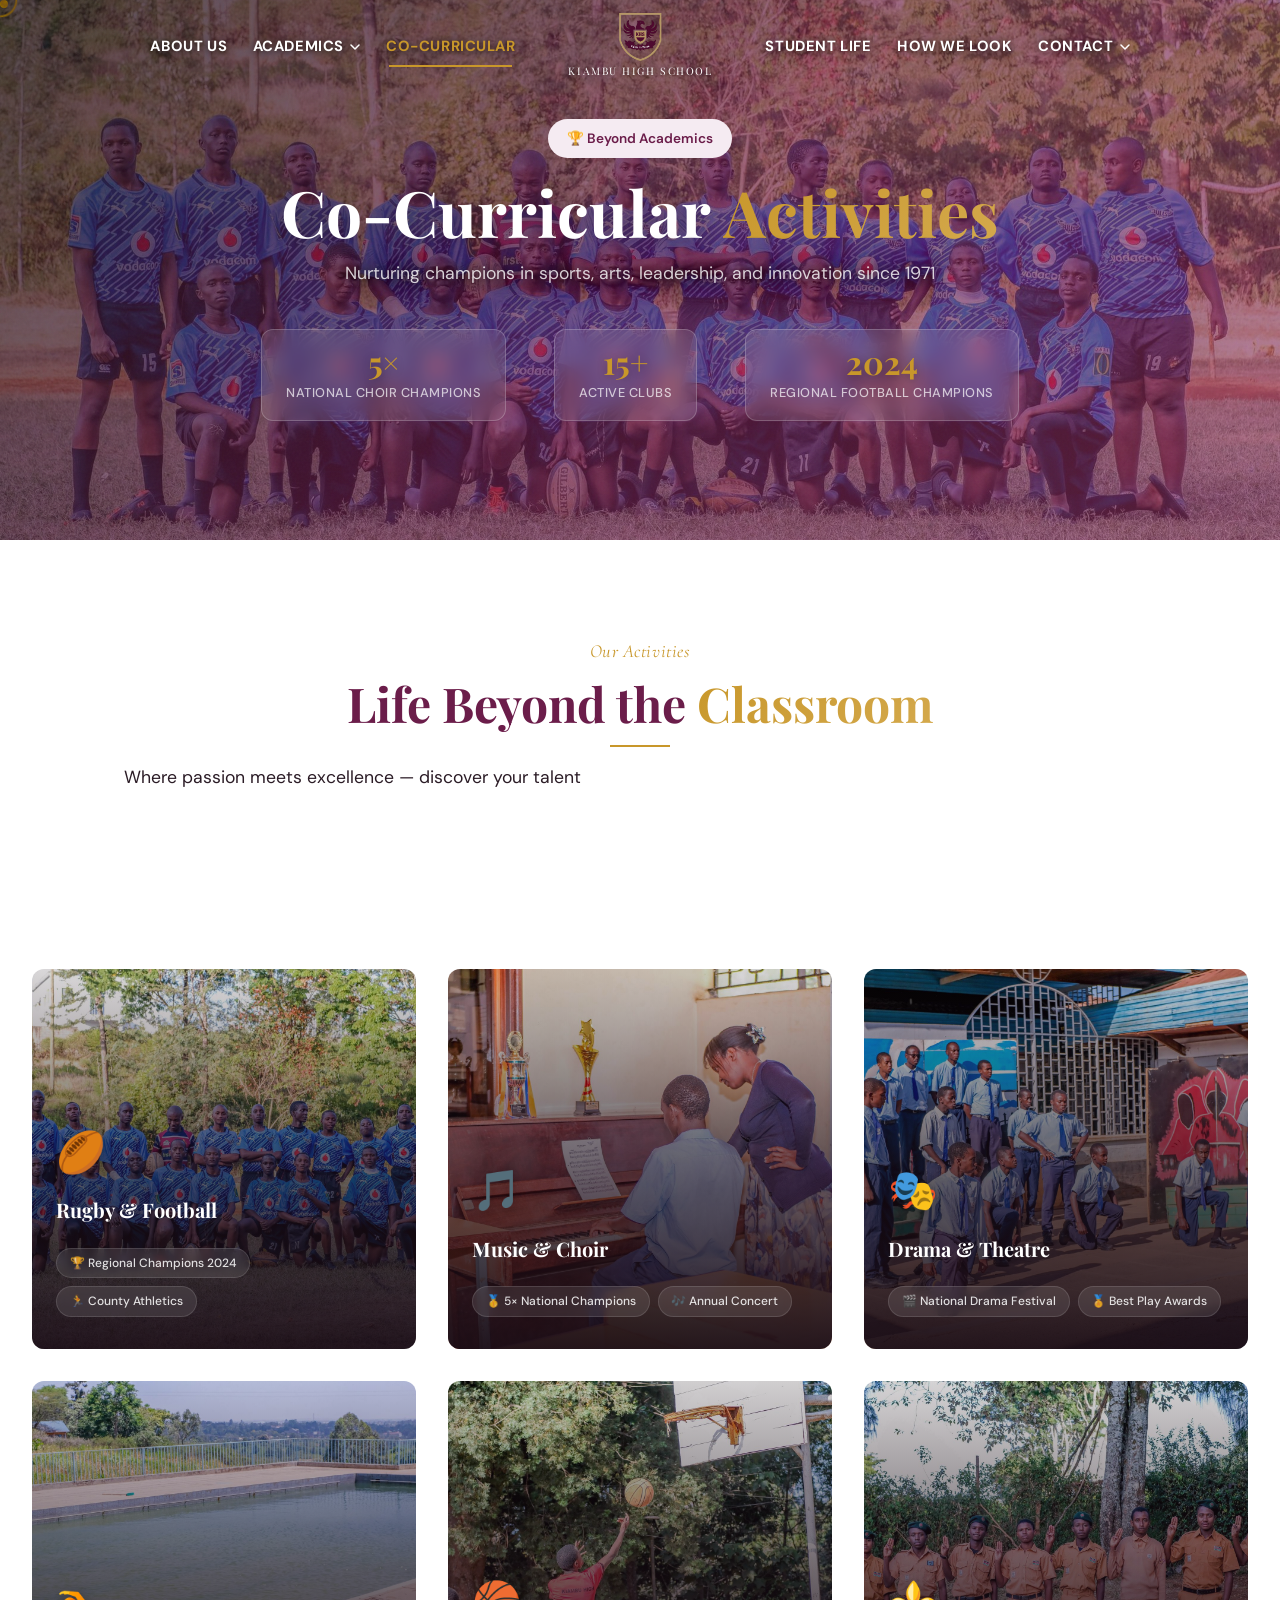
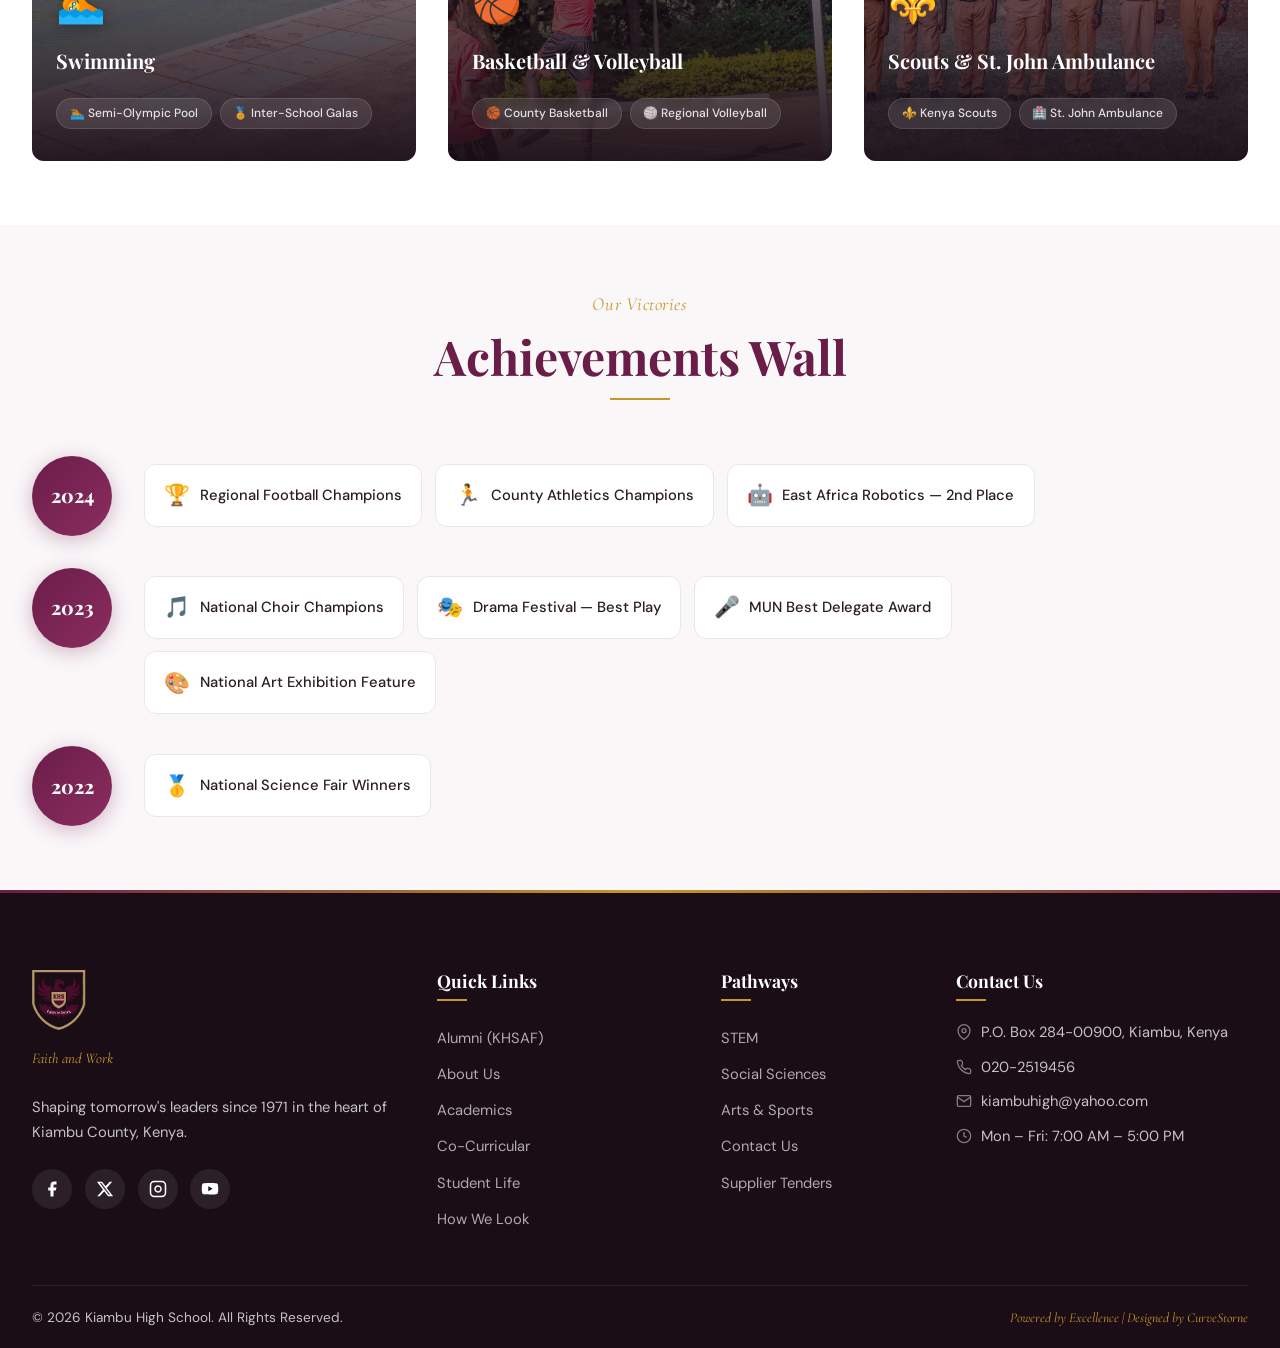
<file: cocurricular.html>
<!DOCTYPE html>
<html lang="en">
<head>
  <meta charset="UTF-8">
  <meta name="viewport" content="width=device-width, initial-scale=1.0">
  <meta name="description" content="Discover Kiambu High School's vibrant co-curricular activities — sports, music, drama, debate, art, STEM clubs, and more.">
  <title>Co-Curricular Activities — Kiambu High School</title>
  <link rel="preconnect" href="https://fonts.googleapis.com">
  <link rel="preconnect" href="https://fonts.gstatic.com" crossorigin>
  <link href="https://fonts.googleapis.com/css2?family=Playfair+Display:wght@400;600;700;800;900&family=DM+Sans:wght@300;400;500;600;700&family=Cormorant+Garamond:ital,wght@0,400;0,600;1,400;1,600&display=swap" rel="stylesheet">
  <meta http-equiv="X-Content-Type-Options" content="nosniff">
  <meta http-equiv="X-Frame-Options" content="SAMEORIGIN">
  <meta http-equiv="X-XSS-Protection" content="1; mode=block">
  <meta name="referrer" content="strict-origin-when-cross-origin">
  <link rel="icon" type="image/png" href="favicon.png">
  <link rel="apple-touch-icon" href="favicon.png">
  <link rel="canonical" href="https://kiambuhigh.sc.ke/cocurricular">
  <link rel="stylesheet" href="styles/main.css">
</head>
<body>

<!-- Page Loader -->
<div class="page-loader" id="pageLoader">
  <img src="images/logo/kiambulogo-1.png" alt="Kiambu High School Logo" class="loader-logo-img">
</div>

<!-- Scroll Progress -->
<div class="scroll-progress" id="scrollProgress"></div>

<!-- Custom Cursor -->
<div class="cursor-dot" id="cursorDot"></div>
<div class="cursor-ring" id="cursorRing"></div>

<!-- Header -->
<header class="header transparent" id="mainHeader">
  <div class="header-inner">
    <nav class="nav-left">
      <a href="/about" class="nav-link">About Us</a>
      <div class="nav-dropdown">
        <a href="/academics" class="nav-link nav-link--parent">Academics <svg width="10" height="6" viewBox="0 0 10 6" fill="none"><path d="M1 1L5 5L9 1" stroke="currentColor" stroke-width="1.5" stroke-linecap="round" stroke-linejoin="round"/></svg></a>
        <div class="nav-dropdown-menu">
          <a href="/stem" class="nav-dropdown-item">STEM</a>
          <a href="/social-sciences" class="nav-dropdown-item">Social Sciences</a>
          <a href="/arts-sports" class="nav-dropdown-item">Arts &amp; Sports</a>
        </div>
      </div>
      <a href="/cocurricular" class="nav-link active">Co-Curricular</a>
    </nav>

    <a href="/" class="header-logo">
      <img src="images/logo/kiambulogo-1.png" alt="Kiambu High School Logo" class="header-logo-img">
      <span class="header-logo-text">Kiambu High School</span>
    </a>

    <nav class="nav-right">
      <a href="/studentlife" class="nav-link">Student Life</a>
      <a href="/gallery" class="nav-link">How We Look</a>
      <div class="nav-dropdown">
        <a href="/contact" class="nav-link nav-link--parent">Contact <svg width="10" height="6" viewBox="0 0 10 6" fill="none"><path d="M1 1L5 5L9 1" stroke="currentColor" stroke-width="1.5" stroke-linecap="round" stroke-linejoin="round"/></svg></a>
        <div class="nav-dropdown-menu">
          <a href="/contact" class="nav-dropdown-item">Contact</a>
          <a href="/tenders" class="nav-dropdown-item">Supplier Tenders</a>
        </div>
      </div>
    </nav>

    <button class="hamburger" id="hamburger" aria-label="Menu">
      <span></span>
      <span></span>
      <span></span>
    </button>
  </div>
</header>

<!-- Mobile Nav -->
<div class="mobile-nav" id="mobileNav">
  <a href="/about">About Us</a>
  <a href="/academics">Academics</a>
  <a href="/stem" class="mobile-nav-sub">— STEM</a>
  <a href="/social-sciences" class="mobile-nav-sub">— Social Sciences</a>
  <a href="/arts-sports" class="mobile-nav-sub">— Arts &amp; Sports</a>
  <a href="/cocurricular" class="active">Co-Curricular</a>
  <a href="/studentlife">Student Life</a>
  <a href="/gallery">How We Look</a>
  <a href="/contact">Contact</a>
  <a href="/tenders" class="mobile-nav-sub">— Supplier Tenders</a>
</div>

<!-- ============================================
     CO-CURRICULAR CONTENT
     ============================================ -->

<!-- Page Hero -->
<section class="page-hero page-hero--has-bg page-hero--cocurricular" style="background-image: url('images/gallery/sports/RUGBY.jpg');">
  <div class="page-hero-content">
    <span class="section-badge">🏆 Beyond Academics</span>
    <h1>Co-Curricular <span class="text-gradient">Activities</span></h1>
    <p class="hero-sub">Nurturing champions in sports, arts, leadership, and innovation since 1971</p>
    <div class="hero-stats-row">
      <div class="hero-stat"><span class="hero-stat-number">5×</span><span class="hero-stat-label">National Choir Champions</span></div>
      <div class="hero-stat"><span class="hero-stat-number">15+</span><span class="hero-stat-label">Active Clubs</span></div>
      <div class="hero-stat"><span class="hero-stat-number">2024</span><span class="hero-stat-label">Regional Football Champions</span></div>
    </div>
  </div>
</section>

<!-- Activities Section -->
<section class="section">
  <div class="container">
    <div class="text-center">
      <p class="section-label reveal">Our Activities</p>
      <h2 class="section-title section-title-center reveal">Life Beyond the <span class="text-gradient">Classroom</span></h2>
      <p class="section-subtitle reveal">Where passion meets excellence — discover your talent</p>
    </div>
  </div>
</section>

<div class="container">
  <div class="activities-grid">
    <div class="activity-card-v2 reveal">
      <div class="activity-card-bg" style="background-image: url('images/gallery/sports/RUGBY.jpg');"></div>
      <div class="activity-card-overlay"></div>
      <div class="activity-card-content">
        <div class="activity-emoji">🏉</div>
        <h4>Rugby &amp; Football</h4>
        <p>Regional football champions 2024 and a powerhouse rugby programme. Our athletes regularly compete at county and national levels. Professional coaching and world-class training facilities on our 35-acre campus.</p>
        <div class="activity-stats">
          <span class="activity-stat">🏆 Regional Champions 2024</span>
          <span class="activity-stat">🏃 County Athletics</span>
        </div>
      </div>
    </div>
    <div class="activity-card-v2 reveal reveal-delay-1">
      <div class="activity-card-bg" style="background-image: url('images/gallery/arts/GRADE 10 MUSIC CLASS - MS. CHRISTINE KARONGO.jpg');"></div>
      <div class="activity-card-overlay"></div>
      <div class="activity-card-content">
        <div class="activity-emoji">🎵</div>
        <h4>Music &amp; Choir</h4>
        <p>5-time national choir champions under the direction of Ms. Christine Karongo. Our music programme covers classical, contemporary, and traditional Kenyan music. Annual concert is a highlight of the school calendar.</p>
        <div class="activity-stats">
          <span class="activity-stat">🥇 5× National Champions</span>
          <span class="activity-stat">🎶 Annual Concert</span>
        </div>
      </div>
    </div>
    <div class="activity-card-v2 reveal reveal-delay-2">
      <div class="activity-card-bg" style="background-image: url('images/gallery/arts/DRAMA CLUB.jpg');"></div>
      <div class="activity-card-overlay"></div>
      <div class="activity-card-content">
        <div class="activity-emoji">🎭</div>
        <h4>Drama &amp; Theatre</h4>
        <p>Regular participants in the Kenya National Drama Festival. Our annual school play showcases exceptional talent and creativity. Award-winning performances since 1985.</p>
        <div class="activity-stats">
          <span class="activity-stat">🎬 National Drama Festival</span>
          <span class="activity-stat">🏅 Best Play Awards</span>
        </div>
      </div>
    </div>
    <div class="activity-card-v2 reveal">
      <div class="activity-card-bg" style="background-image: url('images/gallery/sports/SWIMMING POOL.jpg');"></div>
      <div class="activity-card-overlay"></div>
      <div class="activity-card-content">
        <div class="activity-emoji">🏊</div>
        <h4>Swimming</h4>
        <p>Home to a semi-Olympic swimming pool — a first among Kiambu County schools, launched in 2018. Competitive swimming training, inter-school galas, and water safety programmes for all students.</p>
        <div class="activity-stats">
          <span class="activity-stat">🏊 Semi-Olympic Pool</span>
          <span class="activity-stat">🏅 Inter-School Galas</span>
        </div>
      </div>
    </div>
    <div class="activity-card-v2 reveal reveal-delay-1">
      <div class="activity-card-bg" style="background-image: url('images/gallery/sports/BASKETBALL.jpg');"></div>
      <div class="activity-card-overlay"></div>
      <div class="activity-card-content">
        <div class="activity-emoji">🏀</div>
        <h4>Basketball &amp; Volleyball</h4>
        <p>Active basketball and volleyball programmes with dedicated courts. Our teams compete in county and regional tournaments, building teamwork, discipline, and physical fitness.</p>
        <div class="activity-stats">
          <span class="activity-stat">🏀 County Basketball</span>
          <span class="activity-stat">🏐 Regional Volleyball</span>
        </div>
      </div>
    </div>
    <div class="activity-card-v2 reveal reveal-delay-2">
      <div class="activity-card-bg" style="background-image: url('images/gallery/arts/SCOUTS.jpg');"></div>
      <div class="activity-card-overlay"></div>
      <div class="activity-card-content">
        <div class="activity-emoji">⚜️</div>
        <h4>Scouts &amp; St. John Ambulance</h4>
        <p>Active Scouting and St. John Ambulance divisions fostering leadership, first aid skills, community service, and outdoor adventure. Building responsible citizens and future leaders.</p>
        <div class="activity-stats">
          <span class="activity-stat">⚜️ Kenya Scouts</span>
          <span class="activity-stat">🏥 St. John Ambulance</span>
        </div>
      </div>
    </div>
  </div>
</div>

<!-- Achievements Wall -->
<div class="achievements-wall">
  <div class="container">
    <div class="text-center">
      <p class="section-label">Our Victories</p>
      <h2 class="section-title section-title-center">Achievements Wall</h2>
    </div>
    <div class="achievements-timeline">
      <div class="achieve-row reveal">
        <div class="achieve-year-marker">2024</div>
        <div class="achieve-items">
          <div class="achieve-item"><span class="achieve-icon">🏆</span><span>Regional Football Champions</span></div>
          <div class="achieve-item"><span class="achieve-icon">🏃</span><span>County Athletics Champions</span></div>
          <div class="achieve-item"><span class="achieve-icon">🤖</span><span>East Africa Robotics — 2nd Place</span></div>
        </div>
      </div>
      <div class="achieve-row reveal reveal-delay-1">
        <div class="achieve-year-marker">2023</div>
        <div class="achieve-items">
          <div class="achieve-item"><span class="achieve-icon">🎵</span><span>National Choir Champions</span></div>
          <div class="achieve-item"><span class="achieve-icon">🎭</span><span>Drama Festival — Best Play</span></div>
          <div class="achieve-item"><span class="achieve-icon">🎤</span><span>MUN Best Delegate Award</span></div>
          <div class="achieve-item"><span class="achieve-icon">🎨</span><span>National Art Exhibition Feature</span></div>
        </div>
      </div>
      <div class="achieve-row reveal reveal-delay-2">
        <div class="achieve-year-marker">2022</div>
        <div class="achieve-items">
          <div class="achieve-item"><span class="achieve-icon">🥇</span><span>National Science Fair Winners</span></div>
        </div>
      </div>
    </div>
  </div>
</div>

<!-- Footer -->
<footer class="footer" id="mainFooter">
  <div class="container">
    <div class="footer-grid">
      <div class="footer-brand">
        <div class="footer-logo">
          <img src="images/logo/kiambulogo-1.png" alt="Kiambu High School Logo" class="footer-logo-img">
        </div>
        <p class="footer-tagline">Faith and Work</p>
        <p>Shaping tomorrow's leaders since 1971 in the heart of Kiambu County, Kenya.</p>
        <div class="social-links">
          <a href="#" class="social-link" aria-label="Facebook"><svg viewBox="0 0 24 24" fill="currentColor"><path d="M18 2h-3a5 5 0 0 0-5 5v3H7v4h3v8h4v-8h3l1-4h-4V7a1 1 0 0 1 1-1h3z"/></svg></a>
          <a href="#" class="social-link" aria-label="Twitter"><svg viewBox="0 0 24 24" fill="currentColor"><path d="M18.244 2.25h3.308l-7.227 8.26 8.502 11.24H16.17l-5.214-6.817L4.99 21.75H1.68l7.73-8.835L1.254 2.25H8.08l4.713 6.231zm-1.161 17.52h1.833L7.084 4.126H5.117z"/></svg></a>
          <a href="#" class="social-link" aria-label="Instagram"><svg viewBox="0 0 24 24" fill="none" stroke="currentColor" stroke-width="2"><rect x="2" y="2" width="20" height="20" rx="5" ry="5"/><path d="M16 11.37A4 4 0 1 1 12.63 8 4 4 0 0 1 16 11.37z"/><line x1="17.5" y1="6.5" x2="17.51" y2="6.5"/></svg></a>
          <a href="#" class="social-link" aria-label="YouTube"><svg viewBox="0 0 24 24" fill="currentColor"><path d="M22.54 6.42a2.78 2.78 0 0 0-1.94-2C18.88 4 12 4 12 4s-6.88 0-8.6.46a2.78 2.78 0 0 0-1.94 2A29 29 0 0 0 1 11.75a29 29 0 0 0 .46 5.33A2.78 2.78 0 0 0 3.4 19.13C5.12 19.56 12 19.56 12 19.56s6.88 0 8.6-.46a2.78 2.78 0 0 0 1.94-2 29 29 0 0 0 .46-5.25 29 29 0 0 0-.46-5.33z"/><polygon points="9.75 15.02 15.5 11.75 9.75 8.48 9.75 15.02" fill="#1A0D16"/></svg></a>
        </div>
      </div>
      <div class="footer-links">
        <h4>Quick Links</h4>
        <a href="https://www.khsaf.org/" target="_blank" rel="noopener">Alumni (KHSAF)</a>
        <a href="/about">About Us</a>
        <a href="/academics">Academics</a>
        <a href="/cocurricular">Co-Curricular</a>
        <a href="/studentlife">Student Life</a>
        <a href="/gallery">How We Look</a>
      </div>
      <div class="footer-links">
        <h4>Pathways</h4>
        <a href="/stem">STEM</a>
        <a href="/social-sciences">Social Sciences</a>
        <a href="/arts-sports">Arts &amp; Sports</a>
        <a href="/contact">Contact Us</a>
        <a href="/tenders">Supplier Tenders</a>
      </div>
      <div class="footer-contact">
        <h4>Contact Us</h4>
        <p><svg viewBox="0 0 24 24" fill="none" stroke="currentColor" stroke-width="2"><path d="M21 10c0 7-9 13-9 13s-9-6-9-13a9 9 0 0 1 18 0z"/><circle cx="12" cy="10" r="3"/></svg> P.O. Box 284-00900, Kiambu, Kenya</p>
        <p><svg viewBox="0 0 24 24" fill="none" stroke="currentColor" stroke-width="2"><path d="M22 16.92v3a2 2 0 0 1-2.18 2 19.79 19.79 0 0 1-8.63-3.07 19.5 19.5 0 0 1-6-6 19.79 19.79 0 0 1-3.07-8.67A2 2 0 0 1 4.11 2h3a2 2 0 0 1 2 1.72 12.84 12.84 0 0 0 .7 2.81 2 2 0 0 1-.45 2.11L8.09 9.91a16 16 0 0 0 6 6l1.27-1.27a2 2 0 0 1 2.11-.45 12.84 12.84 0 0 0 2.81.7A2 2 0 0 1 22 16.92z"/></svg> 020-2519456</p>
        <p><svg viewBox="0 0 24 24" fill="none" stroke="currentColor" stroke-width="2"><path d="M4 4h16c1.1 0 2 .9 2 2v12c0 1.1-.9 2-2 2H4c-1.1 0-2-.9-2-2V6c0-1.1.9-2 2-2z"/><polyline points="22,6 12,13 2,6"/></svg> kiambuhigh@yahoo.com</p>
        <p><svg viewBox="0 0 24 24" fill="none" stroke="currentColor" stroke-width="2"><circle cx="12" cy="12" r="10"/><polyline points="12 6 12 12 16 14"/></svg> Mon – Fri: 7:00 AM – 5:00 PM</p>
      </div>
    </div>
    <div class="footer-bottom">
      <span>&copy; 2026 Kiambu High School. All Rights Reserved.</span>
      <span class="powered">Powered by Excellence | Designed by CurveStorne</span>
    </div>
  </div>
</footer>

<!-- Back to Top -->
<button class="back-to-top" id="backToTop" aria-label="Back to Top">
  <svg width="20" height="20" viewBox="0 0 24 24" fill="none" stroke="currentColor" stroke-width="2.5" stroke-linecap="round" stroke-linejoin="round"><polyline points="18 15 12 9 6 15"/></svg>
</button>

<script src="scripts/main.js" defer></script>
</body>
</html>
</file>
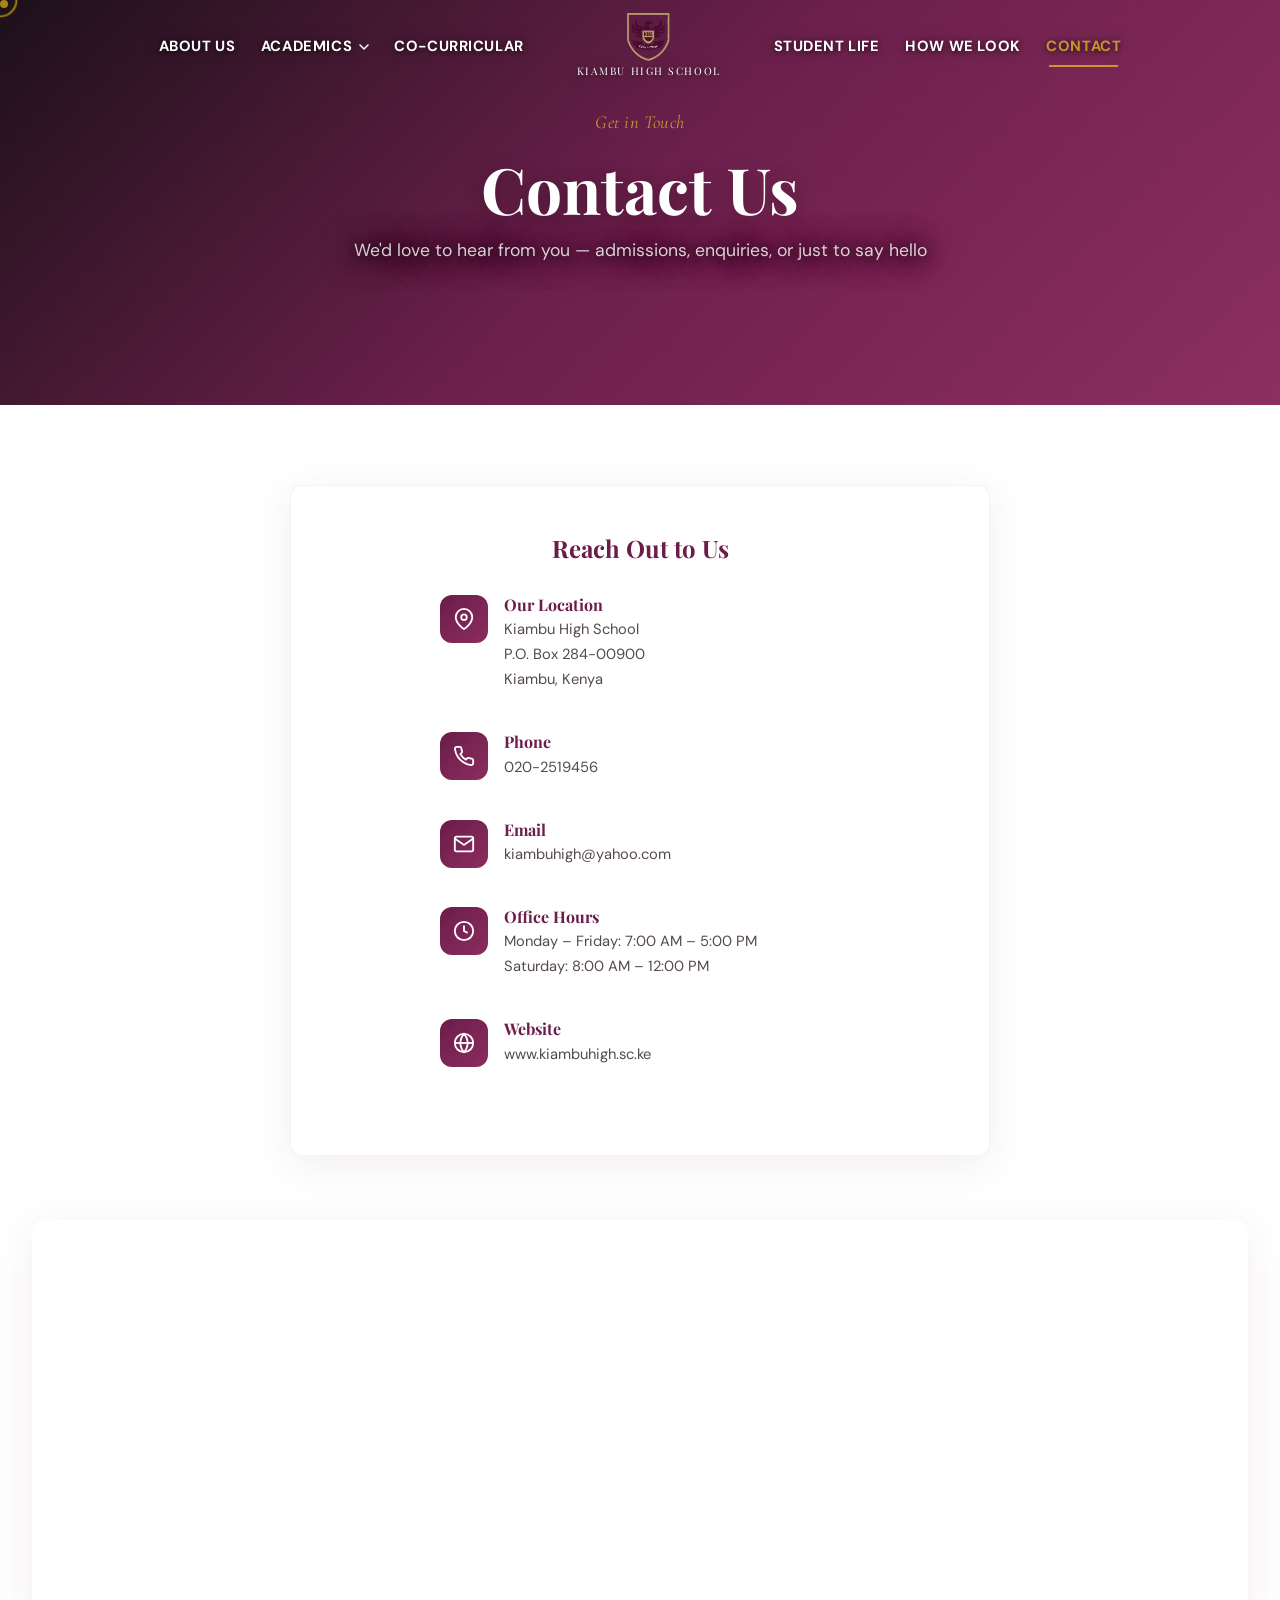
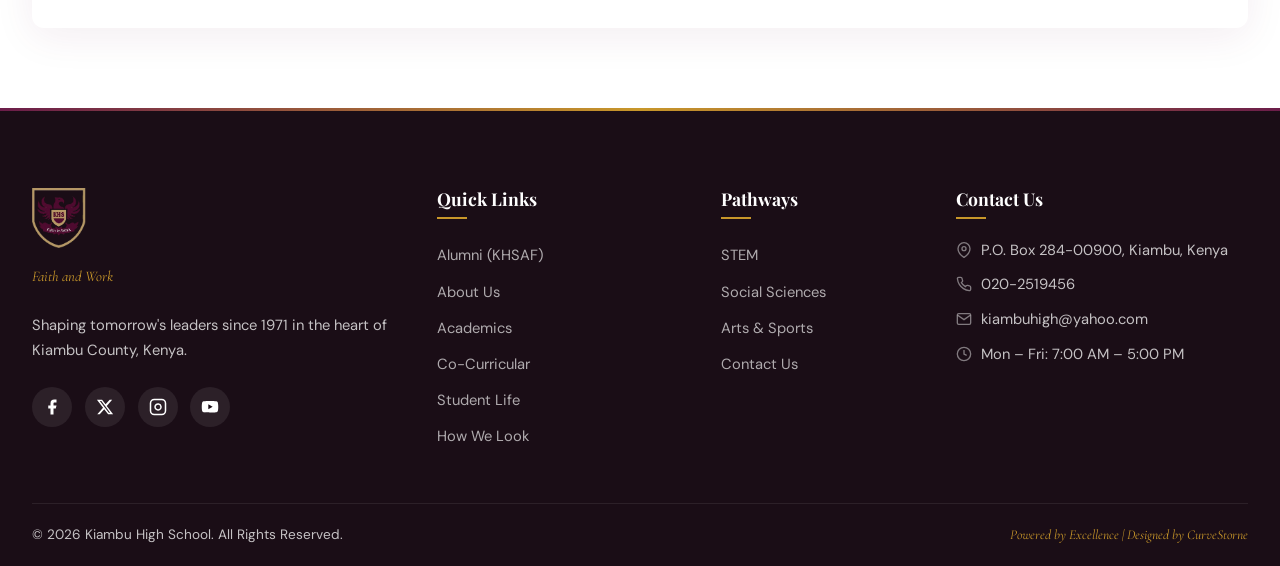
<file: contact.html>
<!DOCTYPE html>
<html lang="en">
<head>
  <meta charset="UTF-8">
  <meta name="viewport" content="width=device-width, initial-scale=1.0">
  <meta name="description" content="Get in touch with Kiambu High School. Contact us for admissions, enquiries, and school visits.">
  <title>Contact Us — Kiambu High School</title>
  <link rel="preconnect" href="https://fonts.googleapis.com">
  <link rel="preconnect" href="https://fonts.gstatic.com" crossorigin>
  <link href="https://fonts.googleapis.com/css2?family=Playfair+Display:wght@400;600;700;800;900&family=DM+Sans:wght@300;400;500;600;700&family=Cormorant+Garamond:ital,wght@0,400;0,600;1,400;1,600&display=swap" rel="stylesheet">
  <meta http-equiv="X-Content-Type-Options" content="nosniff">
  <meta http-equiv="X-Frame-Options" content="SAMEORIGIN">
  <meta http-equiv="X-XSS-Protection" content="1; mode=block">
  <meta name="referrer" content="strict-origin-when-cross-origin">
  <link rel="icon" type="image/png" href="favicon.png">
  <link rel="apple-touch-icon" href="favicon.png">
  <link rel="canonical" href="https://kiambuhigh.sc.ke/contact">
  <link rel="stylesheet" href="styles/main.css">
</head>
<body>

<!-- Page Loader -->
<div class="page-loader" id="pageLoader">
  <img src="images/logo/kiambulogo-1.png" alt="Kiambu High School Logo" class="loader-logo-img">
</div>

<!-- Scroll Progress -->
<div class="scroll-progress" id="scrollProgress"></div>

<!-- Custom Cursor -->
<div class="cursor-dot" id="cursorDot"></div>
<div class="cursor-ring" id="cursorRing"></div>

<!-- Header -->
<header class="header transparent" id="mainHeader">
  <div class="header-inner">
    <nav class="nav-left">
      <a href="/about" class="nav-link">About Us</a>
      <div class="nav-dropdown">
        <a href="/academics" class="nav-link nav-link--parent">Academics <svg width="10" height="6" viewBox="0 0 10 6" fill="none"><path d="M1 1L5 5L9 1" stroke="currentColor" stroke-width="1.5" stroke-linecap="round" stroke-linejoin="round"/></svg></a>
        <div class="nav-dropdown-menu">
          <a href="/stem" class="nav-dropdown-item">STEM</a>
          <a href="/social-sciences" class="nav-dropdown-item">Social Sciences</a>
          <a href="/arts-sports" class="nav-dropdown-item">Arts &amp; Sports</a>
        </div>
      </div>
      <a href="/cocurricular" class="nav-link">Co-Curricular</a>
    </nav>

    <a href="/" class="header-logo">
      <img src="images/logo/kiambulogo-1.png" alt="Kiambu High School Logo" class="header-logo-img">
      <span class="header-logo-text">Kiambu High School</span>
    </a>

    <nav class="nav-right">
      <a href="/studentlife" class="nav-link">Student Life</a>
      <a href="/gallery" class="nav-link">How We Look</a>
      <a href="/contact" class="nav-link active">Contact</a>
    </nav>

    <button class="hamburger" id="hamburger" aria-label="Menu">
      <span></span>
      <span></span>
      <span></span>
    </button>
  </div>
</header>

<!-- Mobile Nav -->
<div class="mobile-nav" id="mobileNav">
  <a href="/about">About Us</a>
  <a href="/academics">Academics</a>
  <a href="/stem" class="mobile-nav-sub">— STEM</a>
  <a href="/social-sciences" class="mobile-nav-sub">— Social Sciences</a>
  <a href="/arts-sports" class="mobile-nav-sub">— Arts &amp; Sports</a>
  <a href="/cocurricular">Co-Curricular</a>
  <a href="/studentlife">Student Life</a>
  <a href="/gallery">How We Look</a>
  <a href="/contact" class="active">Contact</a>
</div>

<!-- Page Hero -->
<section class="page-hero">
  <div class="page-hero-content">
    <p class="section-label">Get in Touch</p>
    <h1>Contact Us</h1>
    <p class="hero-sub">We'd love to hear from you — admissions, enquiries, or just to say hello</p>
  </div>
</section>

<!-- Contact Section -->
<section class="contact-section">
  <div class="container">
    <div class="contact-grid contact-grid--centered">
      <!-- Contact Information -->
      <div class="contact-info contact-info--centered">
        <h3>Reach Out to Us</h3>

        <div class="contact-info-item">
          <div class="contact-info-icon">
            <svg viewBox="0 0 24 24"><path d="M21 10c0 7-9 13-9 13s-9-6-9-13a9 9 0 0 1 18 0z"/><circle cx="12" cy="10" r="3"/></svg>
          </div>
          <div class="contact-info-text">
            <h4>Our Location</h4>
            <p>Kiambu High School<br>P.O. Box 284-00900<br>Kiambu, Kenya</p>
          </div>
        </div>

        <div class="contact-info-item">
          <div class="contact-info-icon">
            <svg viewBox="0 0 24 24"><path d="M22 16.92v3a2 2 0 0 1-2.18 2 19.79 19.79 0 0 1-8.63-3.07 19.5 19.5 0 0 1-6-6 19.79 19.79 0 0 1-3.07-8.67A2 2 0 0 1 4.11 2h3a2 2 0 0 1 2 1.72 12.84 12.84 0 0 0 .7 2.81 2 2 0 0 1-.45 2.11L8.09 9.91a16 16 0 0 0 6 6l1.27-1.27a2 2 0 0 1 2.11-.45 12.84 12.84 0 0 0 2.81.7A2 2 0 0 1 22 16.92z"/></svg>
          </div>
          <div class="contact-info-text">
            <h4>Phone</h4>
            <p>020-2519456</p>
          </div>
        </div>

        <div class="contact-info-item">
          <div class="contact-info-icon">
            <svg viewBox="0 0 24 24"><path d="M4 4h16c1.1 0 2 .9 2 2v12c0 1.1-.9 2-2 2H4c-1.1 0-2-.9-2-2V6c0-1.1.9-2 2-2z"/><polyline points="22,6 12,13 2,6"/></svg>
          </div>
          <div class="contact-info-text">
            <h4>Email</h4>
            <p>kiambuhigh@yahoo.com</p>
          </div>
        </div>

        <div class="contact-info-item">
          <div class="contact-info-icon">
            <svg viewBox="0 0 24 24"><circle cx="12" cy="12" r="10"/><polyline points="12 6 12 12 16 14"/></svg>
          </div>
          <div class="contact-info-text">
            <h4>Office Hours</h4>
            <p>Monday – Friday: 7:00 AM – 5:00 PM<br>Saturday: 8:00 AM – 12:00 PM</p>
          </div>
        </div>

        <div class="contact-info-item">
          <div class="contact-info-icon">
            <svg viewBox="0 0 24 24"><circle cx="12" cy="12" r="10"/><path d="M12 2a15.3 15.3 0 0 1 4 10 15.3 15.3 0 0 1-4 10 15.3 15.3 0 0 1-4-10 15.3 15.3 0 0 1 4-10z"/><line x1="2" y1="12" x2="22" y2="12"/></svg>
          </div>
          <div class="contact-info-text">
            <h4>Website</h4>
            <p>www.kiambuhigh.sc.ke</p>
          </div>
        </div>
      </div>
    </div>

    <!-- Map -->
    <div class="contact-map">
      <iframe src="https://www.google.com/maps/embed?pb=!1m17!1m12!1m3!1d1994.5!2d36.85178794216272!3d-1.1751435400828498!2m3!1f0!2f0!3f0!3m2!1i1024!2i768!4f13.1!3m2!1m1!2zMcKwMTAnMzAuNSJTIDM2wrA1MScwNi40IkU!5e0!3m2!1sen!2ske!4v1" allowfullscreen="" loading="lazy" referrerpolicy="no-referrer-when-downgrade" title="Kiambu High School Location"></iframe>
    </div>
  </div>
</section>

<!-- Footer -->
<footer class="footer" id="mainFooter">
  <div class="container">
    <div class="footer-grid">
      <div class="footer-brand">
        <div class="footer-logo">
          <img src="images/logo/kiambulogo-1.png" alt="Kiambu High School Logo" class="footer-logo-img">
        </div>
        <p class="footer-tagline">Faith and Work</p>
        <p>Shaping tomorrow's leaders since 1971 in the heart of Kiambu County, Kenya.</p>
        <div class="social-links">
          <a href="#" class="social-link" aria-label="Facebook"><svg viewBox="0 0 24 24" fill="currentColor"><path d="M18 2h-3a5 5 0 0 0-5 5v3H7v4h3v8h4v-8h3l1-4h-4V7a1 1 0 0 1 1-1h3z"/></svg></a>
          <a href="#" class="social-link" aria-label="Twitter"><svg viewBox="0 0 24 24" fill="currentColor"><path d="M18.244 2.25h3.308l-7.227 8.26 8.502 11.24H16.17l-5.214-6.817L4.99 21.75H1.68l7.73-8.835L1.254 2.25H8.08l4.713 6.231zm-1.161 17.52h1.833L7.084 4.126H5.117z"/></svg></a>
          <a href="#" class="social-link" aria-label="Instagram"><svg viewBox="0 0 24 24" fill="none" stroke="currentColor" stroke-width="2"><rect x="2" y="2" width="20" height="20" rx="5" ry="5"/><path d="M16 11.37A4 4 0 1 1 12.63 8 4 4 0 0 1 16 11.37z"/><line x1="17.5" y1="6.5" x2="17.51" y2="6.5"/></svg></a>
          <a href="#" class="social-link" aria-label="YouTube"><svg viewBox="0 0 24 24" fill="currentColor"><path d="M22.54 6.42a2.78 2.78 0 0 0-1.94-2C18.88 4 12 4 12 4s-6.88 0-8.6.46a2.78 2.78 0 0 0-1.94 2A29 29 0 0 0 1 11.75a29 29 0 0 0 .46 5.33A2.78 2.78 0 0 0 3.4 19.13C5.12 19.56 12 19.56 12 19.56s6.88 0 8.6-.46a2.78 2.78 0 0 0 1.94-2 29 29 0 0 0 .46-5.25 29 29 0 0 0-.46-5.33z"/><polygon points="9.75 15.02 15.5 11.75 9.75 8.48 9.75 15.02" fill="#1A0D16"/></svg></a>
        </div>
      </div>
      <div class="footer-links">
        <h4>Quick Links</h4>
        <a href="https://www.khsaf.org/" target="_blank" rel="noopener">Alumni (KHSAF)</a>
        <a href="/about">About Us</a>
        <a href="/academics">Academics</a>
        <a href="/cocurricular">Co-Curricular</a>
        <a href="/studentlife">Student Life</a>
        <a href="/gallery">How We Look</a>
      </div>
      <div class="footer-links">
        <h4>Pathways</h4>
        <a href="/stem">STEM</a>
        <a href="/social-sciences">Social Sciences</a>
        <a href="/arts-sports">Arts &amp; Sports</a>
        <a href="/contact">Contact Us</a>
      </div>
      <div class="footer-contact">
        <h4>Contact Us</h4>
        <p><svg viewBox="0 0 24 24" fill="none" stroke="currentColor" stroke-width="2"><path d="M21 10c0 7-9 13-9 13s-9-6-9-13a9 9 0 0 1 18 0z"/><circle cx="12" cy="10" r="3"/></svg> P.O. Box 284-00900, Kiambu, Kenya</p>
        <p><svg viewBox="0 0 24 24" fill="none" stroke="currentColor" stroke-width="2"><path d="M22 16.92v3a2 2 0 0 1-2.18 2 19.79 19.79 0 0 1-8.63-3.07 19.5 19.5 0 0 1-6-6 19.79 19.79 0 0 1-3.07-8.67A2 2 0 0 1 4.11 2h3a2 2 0 0 1 2 1.72 12.84 12.84 0 0 0 .7 2.81 2 2 0 0 1-.45 2.11L8.09 9.91a16 16 0 0 0 6 6l1.27-1.27a2 2 0 0 1 2.11-.45 12.84 12.84 0 0 0 2.81.7A2 2 0 0 1 22 16.92z"/></svg> 020-2519456</p>
        <p><svg viewBox="0 0 24 24" fill="none" stroke="currentColor" stroke-width="2"><path d="M4 4h16c1.1 0 2 .9 2 2v12c0 1.1-.9 2-2 2H4c-1.1 0-2-.9-2-2V6c0-1.1.9-2 2-2z"/><polyline points="22,6 12,13 2,6"/></svg> kiambuhigh@yahoo.com</p>
        <p><svg viewBox="0 0 24 24" fill="none" stroke="currentColor" stroke-width="2"><circle cx="12" cy="12" r="10"/><polyline points="12 6 12 12 16 14"/></svg> Mon – Fri: 7:00 AM – 5:00 PM</p>
      </div>
    </div>
    <div class="footer-bottom">
      <span>&copy; 2026 Kiambu High School. All Rights Reserved.</span>
      <span class="powered">Powered by Excellence | Designed by CurveStorne</span>
    </div>
  </div>
</footer>

<!-- Back to Top -->
<button class="back-to-top" id="backToTop" aria-label="Back to Top">
  <svg width="20" height="20" viewBox="0 0 24 24" fill="none" stroke="currentColor" stroke-width="2.5" stroke-linecap="round" stroke-linejoin="round"><polyline points="18 15 12 9 6 15"/></svg>
</button>

<script src="scripts/main.js" defer></script>
</body>
</html>
</file>
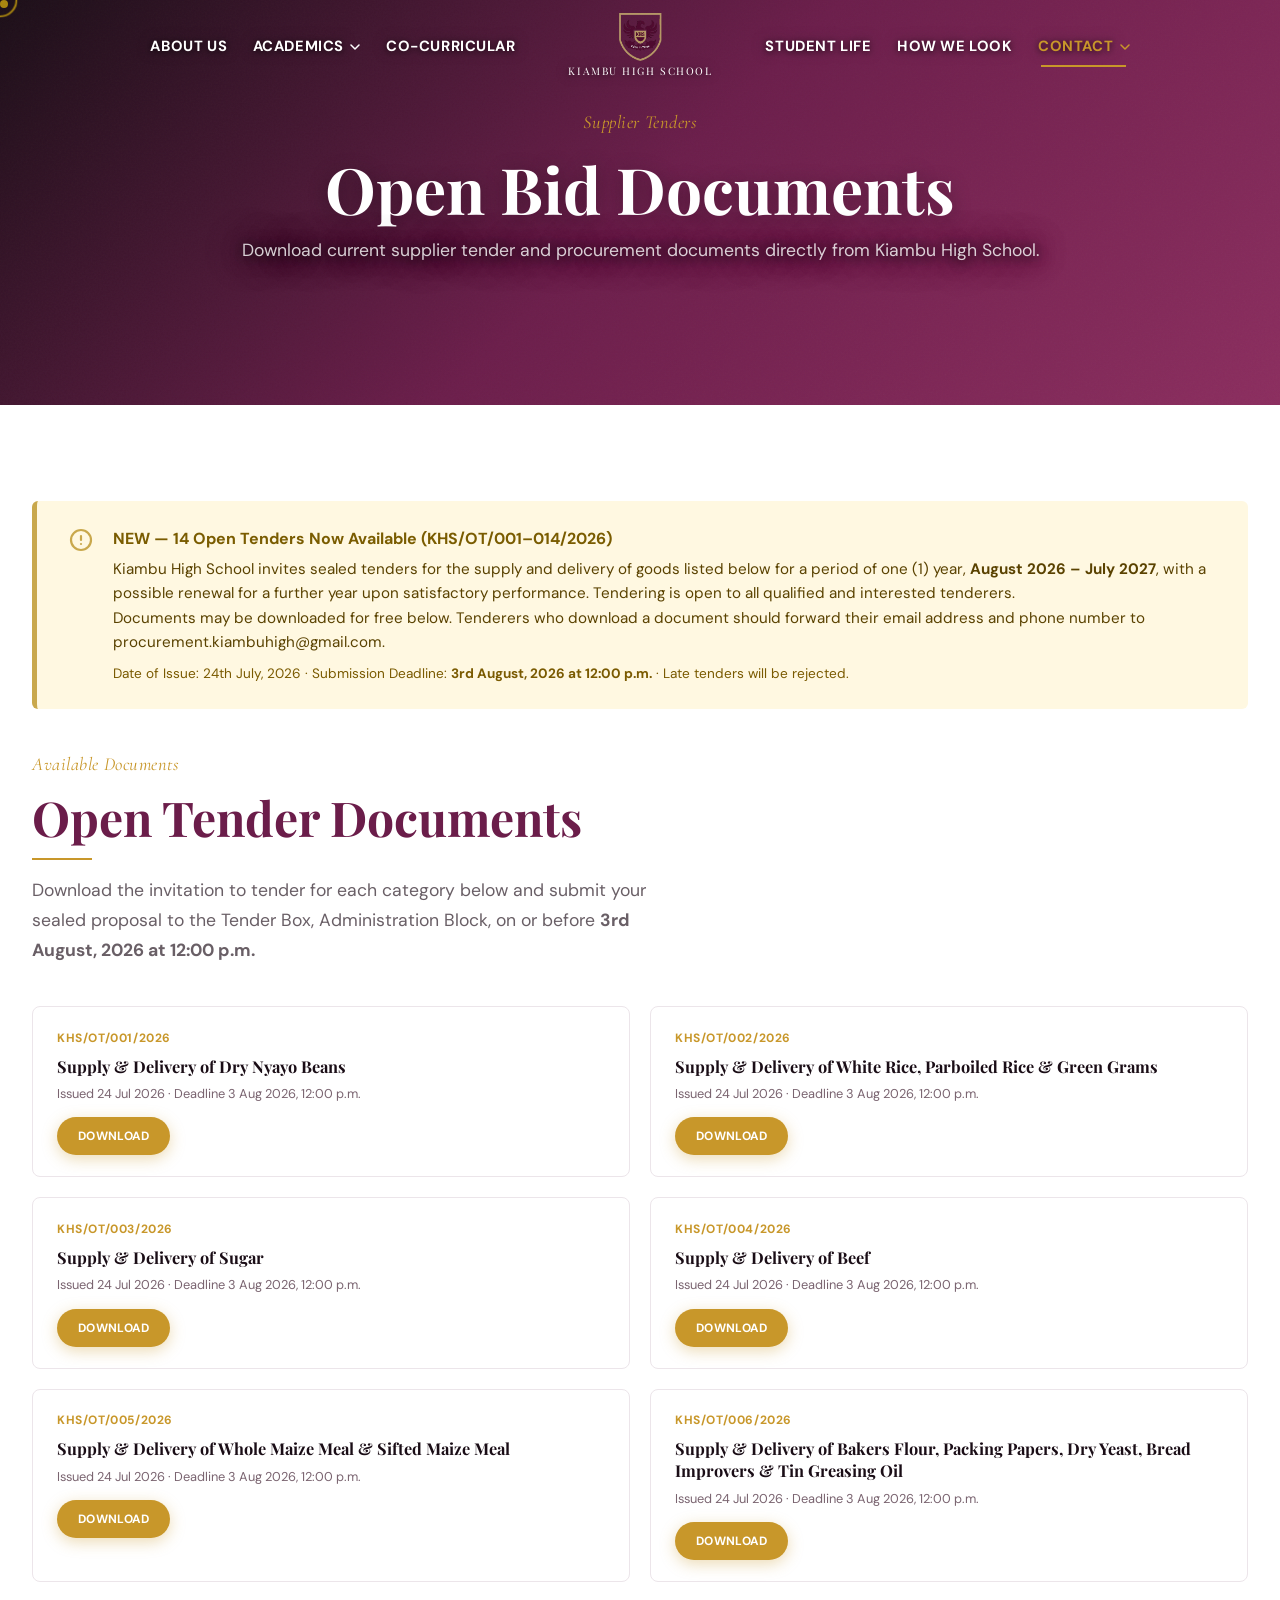
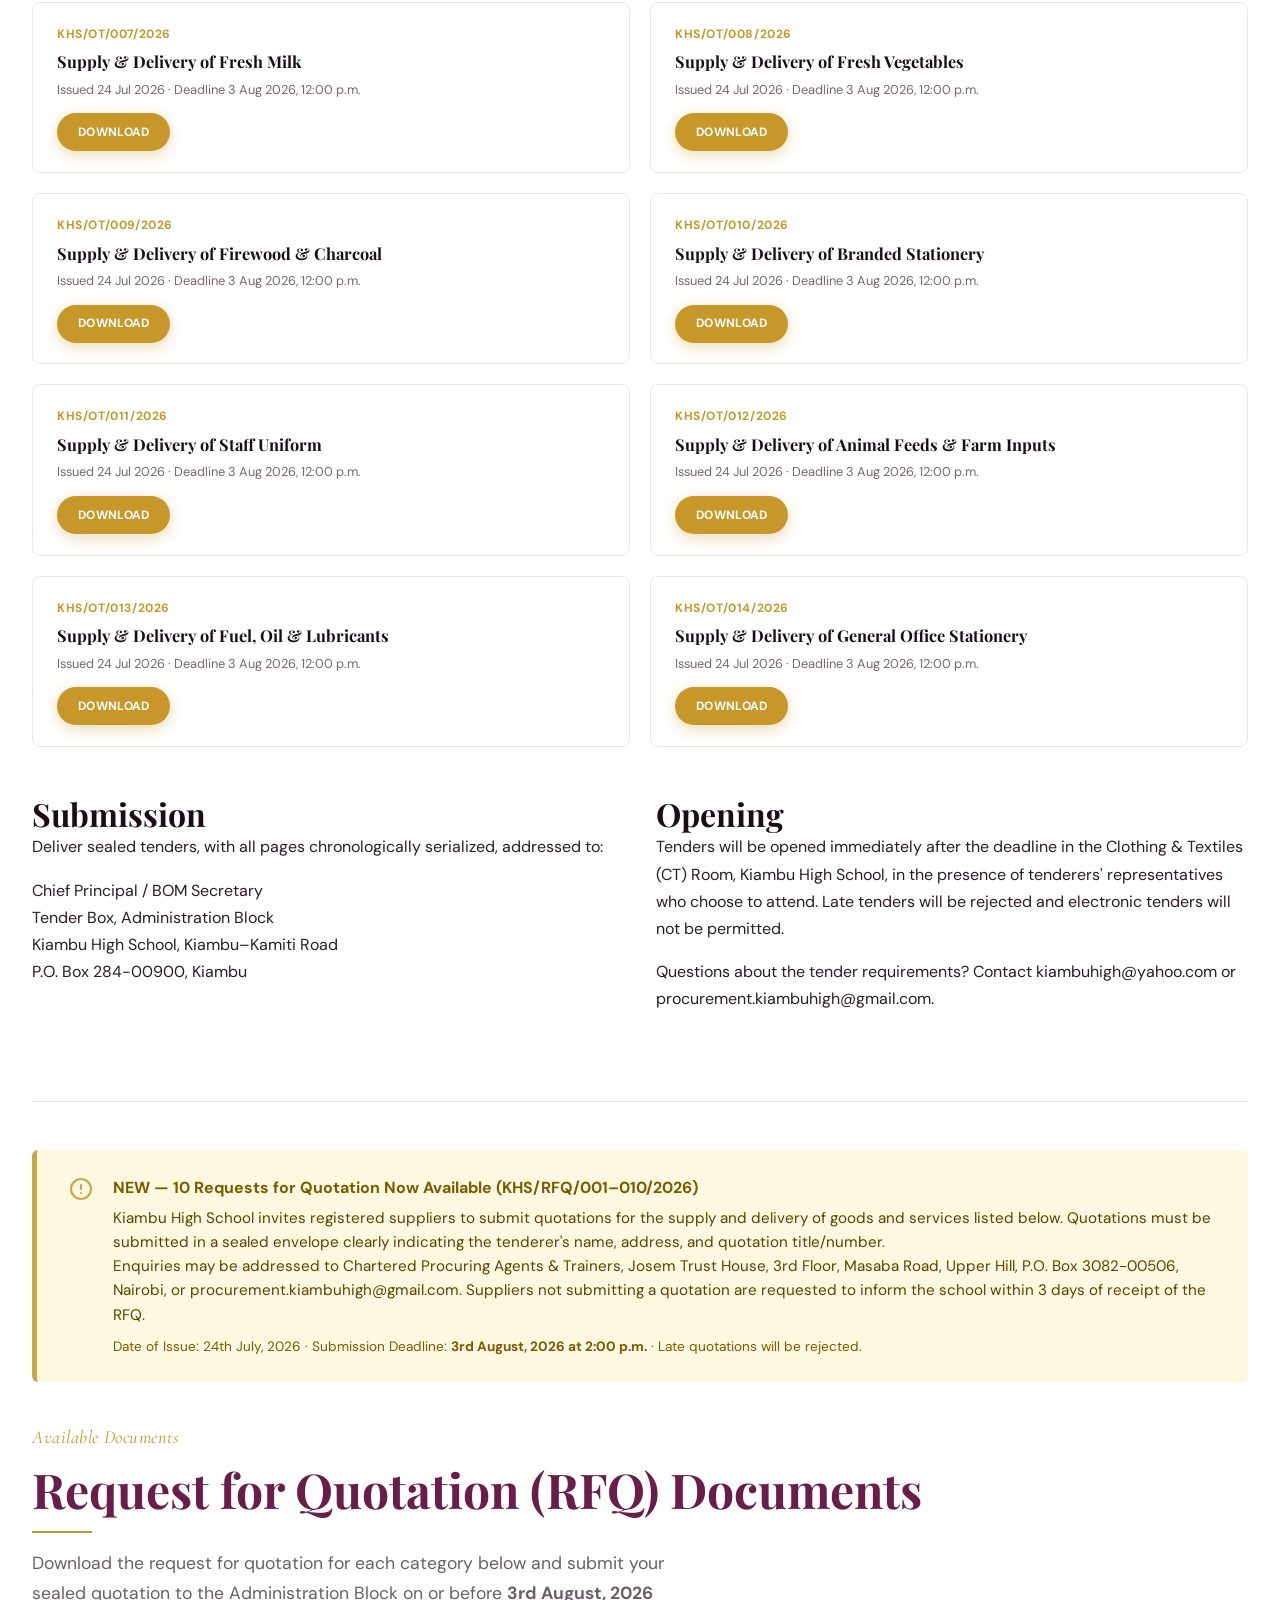
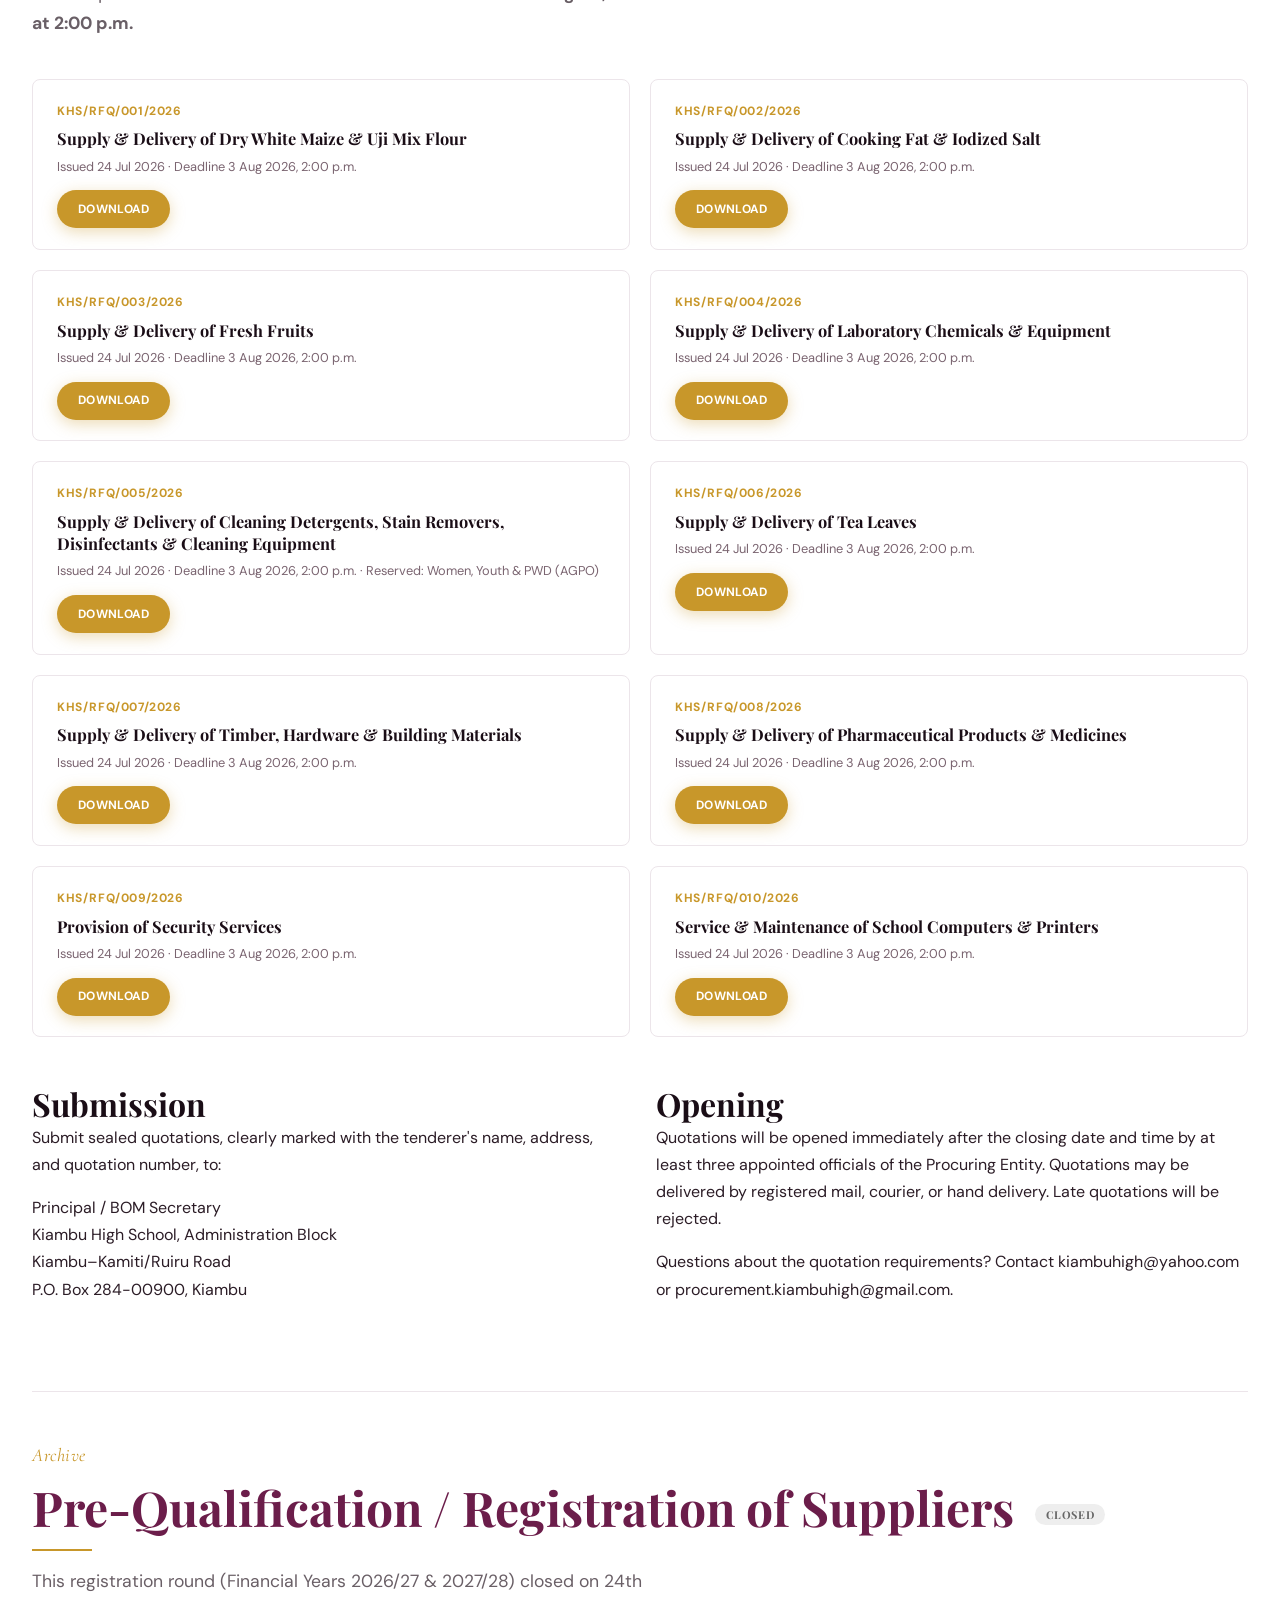
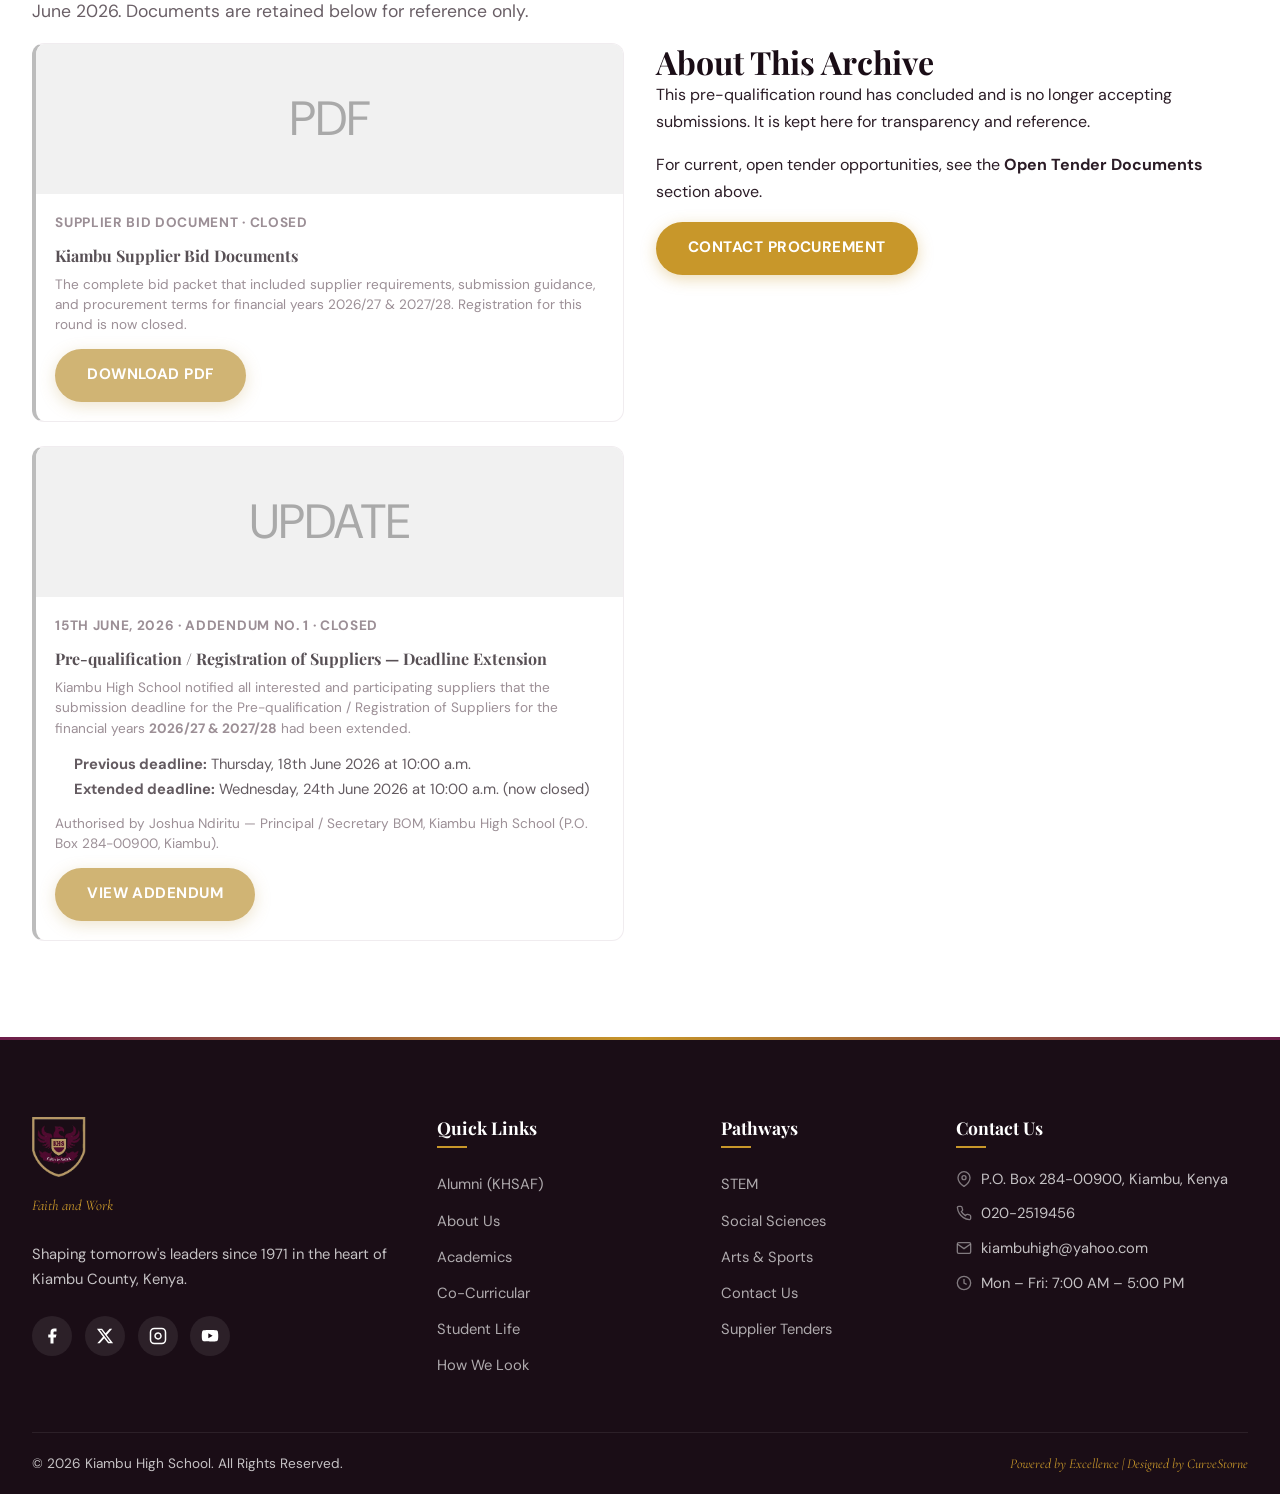
<file: tenders.html>
<!DOCTYPE html>
<html lang="en">
<head>
  <meta charset="UTF-8">
  <meta name="viewport" content="width=device-width, initial-scale=1.0">
  <meta name="description" content="Supplier tender and bid documents available for download from Kiambu High School.">
  <title>Supplier Tenders — Kiambu High School</title>
  <link rel="preconnect" href="https://fonts.googleapis.com">
  <link rel="preconnect" href="https://fonts.gstatic.com" crossorigin>
  <link href="https://fonts.googleapis.com/css2?family=Playfair+Display:wght@400;600;700;800;900&family=DM+Sans:wght@300;400;500;600;700&family=Cormorant+Garamond:ital,wght@0,400;0,600;1,400;1,600&display=swap" rel="stylesheet">
  <meta http-equiv="X-Content-Type-Options" content="nosniff">
  <meta http-equiv="X-Frame-Options" content="SAMEORIGIN">
  <meta http-equiv="X-XSS-Protection" content="1; mode=block">
  <meta name="referrer" content="strict-origin-when-cross-origin">
  <link rel="icon" type="image/png" href="favicon.png">
  <link rel="apple-touch-icon" href="favicon.png">
  <link rel="canonical" href="https://kiambuhigh.sc.ke/tenders">
  <link rel="stylesheet" href="styles/main.css">
</head>
<body>

<!-- Page Loader -->
<div class="page-loader" id="pageLoader">
  <img src="images/logo/kiambulogo-1.png" alt="Kiambu High School Logo" class="loader-logo-img">
</div>

<!-- Scroll Progress -->
<div class="scroll-progress" id="scrollProgress"></div>

<!-- Custom Cursor -->
<div class="cursor-dot" id="cursorDot"></div>
<div class="cursor-ring" id="cursorRing"></div>

<!-- Header -->
<header class="header transparent" id="mainHeader">
  <div class="header-inner">
    <nav class="nav-left">
      <a href="/about" class="nav-link">About Us</a>
      <div class="nav-dropdown">
        <a href="/academics" class="nav-link nav-link--parent">Academics <svg width="10" height="6" viewBox="0 0 10 6" fill="none"><path d="M1 1L5 5L9 1" stroke="currentColor" stroke-width="1.5" stroke-linecap="round" stroke-linejoin="round"/></svg></a>
        <div class="nav-dropdown-menu">
          <a href="/stem" class="nav-dropdown-item">STEM</a>
          <a href="/social-sciences" class="nav-dropdown-item">Social Sciences</a>
          <a href="/arts-sports" class="nav-dropdown-item">Arts &amp; Sports</a>
        </div>
      </div>
      <a href="/cocurricular" class="nav-link">Co-Curricular</a>
    </nav>

    <a href="/" class="header-logo">
      <img src="images/logo/kiambulogo-1.png" alt="Kiambu High School Logo" class="header-logo-img">
      <span class="header-logo-text">Kiambu High School</span>
    </a>

    <nav class="nav-right">
      <a href="/studentlife" class="nav-link">Student Life</a>
      <a href="/gallery" class="nav-link">How We Look</a>
      <div class="nav-dropdown">
        <a href="/contact" class="nav-link nav-link--parent active">Contact <svg width="10" height="6" viewBox="0 0 10 6" fill="none"><path d="M1 1L5 5L9 1" stroke="currentColor" stroke-width="1.5" stroke-linecap="round" stroke-linejoin="round"/></svg></a>
        <div class="nav-dropdown-menu">
          <a href="/contact" class="nav-dropdown-item">Contact</a>
          <a href="/tenders" class="nav-dropdown-item active">Supplier Tenders</a>
        </div>
      </div>
    </nav>

    <button class="hamburger" id="hamburger" aria-label="Menu">
      <span></span>
      <span></span>
      <span></span>
    </button>
  </div>
</header>

<!-- Mobile Nav -->
<div class="mobile-nav" id="mobileNav">
  <a href="/about">About Us</a>
  <a href="/academics">Academics</a>
  <a href="/stem" class="mobile-nav-sub">— STEM</a>
  <a href="/social-sciences" class="mobile-nav-sub">— Social Sciences</a>
  <a href="/arts-sports" class="mobile-nav-sub">— Arts &amp; Sports</a>
  <a href="/cocurricular">Co-Curricular</a>
  <a href="/studentlife">Student Life</a>
  <a href="/gallery">How We Look</a>
  <a href="/contact">Contact</a>
  <a href="/tenders" class="mobile-nav-sub active">— Supplier Tenders</a>
</div>

<!-- Page Hero -->
<section class="page-hero">
  <div class="page-hero-content">
    <p class="section-label">Supplier Tenders</p>
    <h1>Open Bid Documents</h1>
    <p class="hero-sub">Download current supplier tender and procurement documents directly from Kiambu High School.</p>
  </div>
</section>

<section class="section">
  <div class="container">

    <!-- Open Tenders Notice Banner -->
    <div class="addendum-notice">
      <svg class="addendum-notice-icon" width="24" height="24" viewBox="0 0 24 24" fill="none" stroke="#c9a84c" stroke-width="2.2" stroke-linecap="round" stroke-linejoin="round"><circle cx="12" cy="12" r="10"/><line x1="12" y1="8" x2="12" y2="12"/><line x1="12" y1="16" x2="12.01" y2="16"/></svg>
      <div>
        <p class="addendum-notice-title">NEW — 14 Open Tenders Now Available (KHS/OT/001–014/2026)</p>
        <p class="addendum-notice-body">
          Kiambu High School invites sealed tenders for the supply and delivery of goods listed below for a period of one (1) year, <strong>August 2026 – July 2027</strong>, with a possible renewal for a further year upon satisfactory performance. Tendering is open to all qualified and interested tenderers.
        </p>
        <p class="addendum-notice-body">
          Documents may be downloaded for free below. Tenderers who download a document should forward their email address and phone number to <a href="mailto:procurement.kiambuhigh@gmail.com">procurement.kiambuhigh@gmail.com</a>.
        </p>
        <p class="addendum-notice-meta">Date of Issue: 24th July, 2026 · Submission Deadline: <strong>3rd August, 2026 at 12:00 p.m.</strong> · Late tenders will be rejected.</p>
      </div>
    </div>

    <div class="section-header">
      <p class="section-label">Available Documents</p>
      <h2 class="section-title">Open Tender Documents</h2>
      <p class="section-subtitle">Download the invitation to tender for each category below and submit your sealed proposal to the Tender Box, Administration Block, on or before <strong>3rd August, 2026 at 12:00 p.m.</strong></p>
    </div>

    <div class="open-tenders-grid">

      <div class="open-tender-card">
        <span class="open-tender-code">KHS/OT/001/2026</span>
        <h4>Supply &amp; Delivery of Dry Nyayo Beans</h4>
        <p class="open-tender-meta">Issued 24 Jul 2026 · Deadline 3 Aug 2026, 12:00 p.m.</p>
        <a href="documents/KHS-001-nyayo%20beans.doc" class="btn btn-gold" target="_blank" rel="noopener" download="KHS-OT-001-2026 Nyayo Beans.doc">Download</a>
      </div>

      <div class="open-tender-card">
        <span class="open-tender-code">KHS/OT/002/2026</span>
        <h4>Supply &amp; Delivery of White Rice, Parboiled Rice &amp; Green Grams</h4>
        <p class="open-tender-meta">Issued 24 Jul 2026 · Deadline 3 Aug 2026, 12:00 p.m.</p>
        <a href="documents/KHS-002-Rice%20and%20green%20grams.doc" class="btn btn-gold" target="_blank" rel="noopener" download="KHS-OT-002-2026 Rice and Green Grams.doc">Download</a>
      </div>

      <div class="open-tender-card">
        <span class="open-tender-code">KHS/OT/003/2026</span>
        <h4>Supply &amp; Delivery of Sugar</h4>
        <p class="open-tender-meta">Issued 24 Jul 2026 · Deadline 3 Aug 2026, 12:00 p.m.</p>
        <a href="documents/KHS-003-Sugar.doc" class="btn btn-gold" target="_blank" rel="noopener" download="KHS-OT-003-2026 Sugar.doc">Download</a>
      </div>

      <div class="open-tender-card">
        <span class="open-tender-code">KHS/OT/004/2026</span>
        <h4>Supply &amp; Delivery of Beef</h4>
        <p class="open-tender-meta">Issued 24 Jul 2026 · Deadline 3 Aug 2026, 12:00 p.m.</p>
        <a href="documents/KHS-004-Beef.doc" class="btn btn-gold" target="_blank" rel="noopener" download="KHS-OT-004-2026 Beef.doc">Download</a>
      </div>

      <div class="open-tender-card">
        <span class="open-tender-code">KHS/OT/005/2026</span>
        <h4>Supply &amp; Delivery of Whole Maize Meal &amp; Sifted Maize Meal</h4>
        <p class="open-tender-meta">Issued 24 Jul 2026 · Deadline 3 Aug 2026, 12:00 p.m.</p>
        <a href="documents/KHS-005-%20Maize%20Meal.doc" class="btn btn-gold" target="_blank" rel="noopener" download="KHS-OT-005-2026 Maize Meal.doc">Download</a>
      </div>

      <div class="open-tender-card">
        <span class="open-tender-code">KHS/OT/006/2026</span>
        <h4>Supply &amp; Delivery of Bakers Flour, Packing Papers, Dry Yeast, Bread Improvers &amp; Tin Greasing Oil</h4>
        <p class="open-tender-meta">Issued 24 Jul 2026 · Deadline 3 Aug 2026, 12:00 p.m.</p>
        <a href="documents/KHS-006-Bakers%20Flour.doc" class="btn btn-gold" target="_blank" rel="noopener" download="KHS-OT-006-2026 Bakers Flour.doc">Download</a>
      </div>

      <div class="open-tender-card">
        <span class="open-tender-code">KHS/OT/007/2026</span>
        <h4>Supply &amp; Delivery of Fresh Milk</h4>
        <p class="open-tender-meta">Issued 24 Jul 2026 · Deadline 3 Aug 2026, 12:00 p.m.</p>
        <a href="documents/KHS-007-Fresh%20Milk.doc" class="btn btn-gold" target="_blank" rel="noopener" download="KHS-OT-007-2026 Fresh Milk.doc">Download</a>
      </div>

      <div class="open-tender-card">
        <span class="open-tender-code">KHS/OT/008/2026</span>
        <h4>Supply &amp; Delivery of Fresh Vegetables</h4>
        <p class="open-tender-meta">Issued 24 Jul 2026 · Deadline 3 Aug 2026, 12:00 p.m.</p>
        <a href="documents/KHS-008-veggies.doc" class="btn btn-gold" target="_blank" rel="noopener" download="KHS-OT-008-2026 Fresh Vegetables.doc">Download</a>
      </div>

      <div class="open-tender-card">
        <span class="open-tender-code">KHS/OT/009/2026</span>
        <h4>Supply &amp; Delivery of Firewood &amp; Charcoal</h4>
        <p class="open-tender-meta">Issued 24 Jul 2026 · Deadline 3 Aug 2026, 12:00 p.m.</p>
        <a href="documents/KHS-009-Firewood%20%26%20Charcoal.doc" class="btn btn-gold" target="_blank" rel="noopener" download="KHS-OT-009-2026 Firewood and Charcoal.doc">Download</a>
      </div>

      <div class="open-tender-card">
        <span class="open-tender-code">KHS/OT/010/2026</span>
        <h4>Supply &amp; Delivery of Branded Stationery</h4>
        <p class="open-tender-meta">Issued 24 Jul 2026 · Deadline 3 Aug 2026, 12:00 p.m.</p>
        <a href="documents/KHS-010-Branded%20Stationery.doc" class="btn btn-gold" target="_blank" rel="noopener" download="KHS-OT-010-2026 Branded Stationery.doc">Download</a>
      </div>

      <div class="open-tender-card">
        <span class="open-tender-code">KHS/OT/011/2026</span>
        <h4>Supply &amp; Delivery of Staff Uniform</h4>
        <p class="open-tender-meta">Issued 24 Jul 2026 · Deadline 3 Aug 2026, 12:00 p.m.</p>
        <a href="documents/KHS-011-staff%20uniform.doc" class="btn btn-gold" target="_blank" rel="noopener" download="KHS-OT-011-2026 Staff Uniform.doc">Download</a>
      </div>

      <div class="open-tender-card">
        <span class="open-tender-code">KHS/OT/012/2026</span>
        <h4>Supply &amp; Delivery of Animal Feeds &amp; Farm Inputs</h4>
        <p class="open-tender-meta">Issued 24 Jul 2026 · Deadline 3 Aug 2026, 12:00 p.m.</p>
        <a href="documents/KHS-012-Animal%20feed%20%26%20farm%20input.doc" class="btn btn-gold" target="_blank" rel="noopener" download="KHS-OT-012-2026 Animal Feed and Farm Input.doc">Download</a>
      </div>

      <div class="open-tender-card">
        <span class="open-tender-code">KHS/OT/013/2026</span>
        <h4>Supply &amp; Delivery of Fuel, Oil &amp; Lubricants</h4>
        <p class="open-tender-meta">Issued 24 Jul 2026 · Deadline 3 Aug 2026, 12:00 p.m.</p>
        <a href="documents/KHS-013-%20Fuel.doc" class="btn btn-gold" target="_blank" rel="noopener" download="KHS-OT-013-2026 Fuel.doc">Download</a>
      </div>

      <div class="open-tender-card">
        <span class="open-tender-code">KHS/OT/014/2026</span>
        <h4>Supply &amp; Delivery of General Office Stationery</h4>
        <p class="open-tender-meta">Issued 24 Jul 2026 · Deadline 3 Aug 2026, 12:00 p.m.</p>
        <a href="documents/KHS-014-General%20Stationery.doc" class="btn btn-gold" target="_blank" rel="noopener" download="KHS-OT-014-2026 General Stationery.doc">Download</a>
      </div>

    </div>

    <div class="grid-2 tender-participate-grid">
      <div>
        <h3>Submission</h3>
        <p>Deliver sealed tenders, with all pages chronologically serialized, addressed to:</p>
        <p>Chief Principal / BOM Secretary<br>Tender Box, Administration Block<br>Kiambu High School, Kiambu–Kamiti Road<br>P.O. Box 284-00900, Kiambu</p>
      </div>
      <div>
        <h3>Opening</h3>
        <p>Tenders will be opened immediately after the deadline in the Clothing &amp; Textiles (CT) Room, Kiambu High School, in the presence of tenderers' representatives who choose to attend. Late tenders will be rejected and electronic tenders will not be permitted.</p>
        <p>Questions about the tender requirements? Contact <a href="mailto:kiambuhigh@yahoo.com">kiambuhigh@yahoo.com</a> or <a href="mailto:procurement.kiambuhigh@gmail.com">procurement.kiambuhigh@gmail.com</a>.</p>
      </div>
    </div>

    <hr class="archive-divider">

    <!-- RFQ Notice Banner -->
    <div class="addendum-notice">
      <svg class="addendum-notice-icon" width="24" height="24" viewBox="0 0 24 24" fill="none" stroke="#c9a84c" stroke-width="2.2" stroke-linecap="round" stroke-linejoin="round"><circle cx="12" cy="12" r="10"/><line x1="12" y1="8" x2="12" y2="12"/><line x1="12" y1="16" x2="12.01" y2="16"/></svg>
      <div>
        <p class="addendum-notice-title">NEW — 10 Requests for Quotation Now Available (KHS/RFQ/001–010/2026)</p>
        <p class="addendum-notice-body">
          Kiambu High School invites registered suppliers to submit quotations for the supply and delivery of goods and services listed below. Quotations must be submitted in a sealed envelope clearly indicating the tenderer's name, address, and quotation title/number.
        </p>
        <p class="addendum-notice-body">
          Enquiries may be addressed to Chartered Procuring Agents &amp; Trainers, Josem Trust House, 3rd Floor, Masaba Road, Upper Hill, P.O. Box 3082-00506, Nairobi, or <a href="mailto:procurement.kiambuhigh@gmail.com">procurement.kiambuhigh@gmail.com</a>. Suppliers not submitting a quotation are requested to inform the school within 3 days of receipt of the RFQ.
        </p>
        <p class="addendum-notice-meta">Date of Issue: 24th July, 2026 · Submission Deadline: <strong>3rd August, 2026 at 2:00 p.m.</strong> · Late quotations will be rejected.</p>
      </div>
    </div>

    <div class="section-header">
      <p class="section-label">Available Documents</p>
      <h2 class="section-title">Request for Quotation (RFQ) Documents</h2>
      <p class="section-subtitle">Download the request for quotation for each category below and submit your sealed quotation to the Administration Block on or before <strong>3rd August, 2026 at 2:00 p.m.</strong></p>
    </div>

    <div class="open-tenders-grid">

      <div class="open-tender-card">
        <span class="open-tender-code">KHS/RFQ/001/2026</span>
        <h4>Supply &amp; Delivery of Dry White Maize &amp; Uji Mix Flour</h4>
        <p class="open-tender-meta">Issued 24 Jul 2026 · Deadline 3 Aug 2026, 2:00 p.m.</p>
        <a href="documents/attachments_2/KHS-RFQ001-Dry%20White%20Maize%20%26%20Uji%20Mix%20Flour.doc" class="btn btn-gold" target="_blank" rel="noopener" download="KHS-RFQ-001-2026 Dry White Maize and Uji Mix Flour.doc">Download</a>
      </div>

      <div class="open-tender-card">
        <span class="open-tender-code">KHS/RFQ/002/2026</span>
        <h4>Supply &amp; Delivery of Cooking Fat &amp; Iodized Salt</h4>
        <p class="open-tender-meta">Issued 24 Jul 2026 · Deadline 3 Aug 2026, 2:00 p.m.</p>
        <a href="documents/attachments_2/KHS-RFQ002-Cooking%20fat%20%26%20Salt.doc" class="btn btn-gold" target="_blank" rel="noopener" download="KHS-RFQ-002-2026 Cooking Fat and Salt.doc">Download</a>
      </div>

      <div class="open-tender-card">
        <span class="open-tender-code">KHS/RFQ/003/2026</span>
        <h4>Supply &amp; Delivery of Fresh Fruits</h4>
        <p class="open-tender-meta">Issued 24 Jul 2026 · Deadline 3 Aug 2026, 2:00 p.m.</p>
        <a href="documents/attachments_2/KHS-RFQ003-Fresh%20Fruits.doc" class="btn btn-gold" target="_blank" rel="noopener" download="KHS-RFQ-003-2026 Fresh Fruits.doc">Download</a>
      </div>

      <div class="open-tender-card">
        <span class="open-tender-code">KHS/RFQ/004/2026</span>
        <h4>Supply &amp; Delivery of Laboratory Chemicals &amp; Equipment</h4>
        <p class="open-tender-meta">Issued 24 Jul 2026 · Deadline 3 Aug 2026, 2:00 p.m.</p>
        <a href="documents/attachments_2/KHS-RFQ004-Lab%20Chemicals%20%26%20Equipment.doc" class="btn btn-gold" target="_blank" rel="noopener" download="KHS-RFQ-004-2026 Lab Chemicals and Equipment.doc">Download</a>
      </div>

      <div class="open-tender-card">
        <span class="open-tender-code">KHS/RFQ/005/2026</span>
        <h4>Supply &amp; Delivery of Cleaning Detergents, Stain Removers, Disinfectants &amp; Cleaning Equipment</h4>
        <p class="open-tender-meta">Issued 24 Jul 2026 · Deadline 3 Aug 2026, 2:00 p.m. · Reserved: Women, Youth &amp; PWD (AGPO)</p>
        <a href="documents/attachments_2/KHS-RFQ005-Cleaning%20Detergents%26%20Equipment.doc" class="btn btn-gold" target="_blank" rel="noopener" download="KHS-RFQ-005-2026 Cleaning Detergents and Equipment.doc">Download</a>
      </div>

      <div class="open-tender-card">
        <span class="open-tender-code">KHS/RFQ/006/2026</span>
        <h4>Supply &amp; Delivery of Tea Leaves</h4>
        <p class="open-tender-meta">Issued 24 Jul 2026 · Deadline 3 Aug 2026, 2:00 p.m.</p>
        <a href="documents/attachments_2/KHS-RFQ006-Tea%20Leaves.doc" class="btn btn-gold" target="_blank" rel="noopener" download="KHS-RFQ-006-2026 Tea Leaves.doc">Download</a>
      </div>

      <div class="open-tender-card">
        <span class="open-tender-code">KHS/RFQ/007/2026</span>
        <h4>Supply &amp; Delivery of Timber, Hardware &amp; Building Materials</h4>
        <p class="open-tender-meta">Issued 24 Jul 2026 · Deadline 3 Aug 2026, 2:00 p.m.</p>
        <a href="documents/attachments_2/KHS-RFQ007-Timber%2C%20Hardware%26%20Building%20Materials.doc" class="btn btn-gold" target="_blank" rel="noopener" download="KHS-RFQ-007-2026 Timber Hardware and Building Materials.doc">Download</a>
      </div>

      <div class="open-tender-card">
        <span class="open-tender-code">KHS/RFQ/008/2026</span>
        <h4>Supply &amp; Delivery of Pharmaceutical Products &amp; Medicines</h4>
        <p class="open-tender-meta">Issued 24 Jul 2026 · Deadline 3 Aug 2026, 2:00 p.m.</p>
        <a href="documents/attachments_2/KHS-RFQ008-Pharmaceutical%20Products%20%26%20Medicines.doc" class="btn btn-gold" target="_blank" rel="noopener" download="KHS-RFQ-008-2026 Pharmaceutical Products and Medicines.doc">Download</a>
      </div>

      <div class="open-tender-card">
        <span class="open-tender-code">KHS/RFQ/009/2026</span>
        <h4>Provision of Security Services</h4>
        <p class="open-tender-meta">Issued 24 Jul 2026 · Deadline 3 Aug 2026, 2:00 p.m.</p>
        <a href="documents/attachments_2/KHS-RFQ009-Security%20Services.doc" class="btn btn-gold" target="_blank" rel="noopener" download="KHS-RFQ-009-2026 Security Services.doc">Download</a>
      </div>

      <div class="open-tender-card">
        <span class="open-tender-code">KHS/RFQ/010/2026</span>
        <h4>Service &amp; Maintenance of School Computers &amp; Printers</h4>
        <p class="open-tender-meta">Issued 24 Jul 2026 · Deadline 3 Aug 2026, 2:00 p.m.</p>
        <a href="documents/attachments_2/KHS-RFQ010-Maintenance%20of%20Computers%20%26%20Printers.doc" class="btn btn-gold" target="_blank" rel="noopener" download="KHS-RFQ-010-2026 Maintenance of Computers and Printers.doc">Download</a>
      </div>

    </div>

    <div class="grid-2 tender-participate-grid">
      <div>
        <h3>Submission</h3>
        <p>Submit sealed quotations, clearly marked with the tenderer's name, address, and quotation number, to:</p>
        <p>Principal / BOM Secretary<br>Kiambu High School, Administration Block<br>Kiambu–Kamiti/Ruiru Road<br>P.O. Box 284-00900, Kiambu</p>
      </div>
      <div>
        <h3>Opening</h3>
        <p>Quotations will be opened immediately after the closing date and time by at least three appointed officials of the Procuring Entity. Quotations may be delivered by registered mail, courier, or hand delivery. Late quotations will be rejected.</p>
        <p>Questions about the quotation requirements? Contact <a href="mailto:kiambuhigh@yahoo.com">kiambuhigh@yahoo.com</a> or <a href="mailto:procurement.kiambuhigh@gmail.com">procurement.kiambuhigh@gmail.com</a>.</p>
      </div>
    </div>

    <hr class="archive-divider">

    <div class="section-header">
      <p class="section-label">Archive</p>
      <h2 class="section-title">Pre-Qualification / Registration of Suppliers <span class="status-badge status-badge--closed">Closed</span></h2>
      <p class="section-subtitle">This registration round (Financial Years 2026/27 &amp; 2027/28) closed on 24th June 2026. Documents are retained below for reference only.</p>
    </div>

    <div class="grid-2">
      <div class="tender-cards">

        <!-- Main bid document card (archived) -->
        <div class="news-card news-card--closed">
          <div class="news-card-img">
            <span>PDF</span>
          </div>
          <div class="news-card-body">
            <p class="news-card-date">Supplier Bid Document · Closed</p>
            <h4>Kiambu Supplier Bid Documents</h4>
            <p>The complete bid packet that included supplier requirements, submission guidance, and procurement terms for financial years 2026/27 &amp; 2027/28. Registration for this round is now closed.</p>
            <a href="documents/Kiambu%20supplier%20Doc.pdf" class="btn btn-gold" target="_blank" rel="noopener" download="Kiambu Supplier Bid Documents.pdf">Download PDF</a>
          </div>
        </div>

        <!-- Addendum card (archived) -->
        <div class="news-card news-card--addendum news-card--closed">
          <div class="news-card-img news-card-img--addendum">
            <span>UPDATE</span>
          </div>
          <div class="news-card-body">
            <p class="news-card-date">15th June, 2026 · Addendum No. 1 · Closed</p>
            <h4>Pre-qualification / Registration of Suppliers — Deadline Extension</h4>
            <p>
              Kiambu High School notified all interested and participating suppliers that the submission deadline for the Pre-qualification / Registration of Suppliers for the financial years <strong>2026/27 &amp; 2027/28</strong> had been extended.
            </p>
            <ul class="addendum-list">
              <li><strong>Previous deadline:</strong> Thursday, 18th June 2026 at 10:00 a.m.</li>
              <li><strong>Extended deadline:</strong> Wednesday, 24th June 2026 at 10:00 a.m. (now closed)</li>
            </ul>
            <p class="addendum-card-meta">Authorised by Joshua Ndiritu — Principal / Secretary BOM, Kiambu High School (P.O. Box 284-00900, Kiambu).</p>
            <a href="documents/IMG-20260616-WA0004.jpg" class="btn btn-gold" target="_blank" rel="noopener">View Addendum</a>
          </div>
        </div>

      </div>

      <div>
        <h3>About This Archive</h3>
        <p>This pre-qualification round has concluded and is no longer accepting submissions. It is kept here for transparency and reference.</p>
        <p>For current, open tender opportunities, see the <strong>Open Tender Documents</strong> section above.</p>
        <a href="/contact" class="btn btn-gold">Contact Procurement</a>
      </div>
    </div>
  </div>
</section>

<footer class="footer" id="mainFooter">
  <div class="container">
    <div class="footer-grid">
      <div class="footer-brand">
        <div class="footer-logo">
          <img src="images/logo/kiambulogo-1.png" alt="Kiambu High School Logo" class="footer-logo-img">
        </div>
        <p class="footer-tagline">Faith and Work</p>
        <p>Shaping tomorrow's leaders since 1971 in the heart of Kiambu County, Kenya.</p>
        <div class="social-links">
          <a href="#" class="social-link" aria-label="Facebook"><svg viewBox="0 0 24 24" fill="currentColor"><path d="M18 2h-3a5 5 0 0 0-5 5v3H7v4h3v8h4v-8h3l1-4h-4V7a1 1 0 0 1 1-1h3z"/></svg></a>
          <a href="#" class="social-link" aria-label="Twitter"><svg viewBox="0 0 24 24" fill="currentColor"><path d="M18.244 2.25h3.308l-7.227 8.26 8.502 11.24H16.17l-5.214-6.817L4.99 21.75H1.68l7.73-8.835L1.254 2.25H8.08l4.713 6.231zm-1.161 17.52h1.833L7.084 4.126H5.117z"/></svg></a>
          <a href="#" class="social-link" aria-label="Instagram"><svg viewBox="0 0 24 24" fill="none" stroke="currentColor" stroke-width="2"><rect x="2" y="2" width="20" height="20" rx="5" ry="5"/><path d="M16 11.37A4 4 0 1 1 12.63 8 4 4 0 0 1 16 11.37z"/><line x1="17.5" y1="6.5" x2="17.51" y2="6.5"/></svg></a>
          <a href="#" class="social-link" aria-label="YouTube"><svg viewBox="0 0 24 24" fill="currentColor"><path d="M22.54 6.42a2.78 2.78 0 0 0-1.94-2C18.88 4 12 4 12 4s-6.88 0-8.6.46a2.78 2.78 0 0 0-1.94 2A29 29 0 0 0 1 11.75a29 29 0 0 0 .46 5.33A2.78 2.78 0 0 0 3.4 19.13C5.12 19.56 12 19.56 12 19.56s6.88 0 8.6-.46a2.78 2.78 0 0 0 1.94-2 29 29 0 0 0 .46-5.25 29 29 0 0 0-.46-5.33z"/><polygon points="9.75 15.02 15.5 11.75 9.75 8.48 9.75 15.02" fill="#1A0D16"/></svg></a>
        </div>
      </div>
      <div class="footer-links">
        <h4>Quick Links</h4>
        <a href="https://www.khsaf.org/" target="_blank" rel="noopener">Alumni (KHSAF)</a>
        <a href="/about">About Us</a>
        <a href="/academics">Academics</a>
        <a href="/cocurricular">Co-Curricular</a>
        <a href="/studentlife">Student Life</a>
        <a href="/gallery">How We Look</a>
      </div>
      <div class="footer-links">
        <h4>Pathways</h4>
        <a href="/stem">STEM</a>
        <a href="/social-sciences">Social Sciences</a>
        <a href="/arts-sports">Arts &amp; Sports</a>
        <a href="/contact">Contact Us</a>
        <a href="/tenders">Supplier Tenders</a>
      </div>
      <div class="footer-contact">
        <h4>Contact Us</h4>
        <p><svg viewBox="0 0 24 24" fill="none" stroke="currentColor" stroke-width="2"><path d="M21 10c0 7-9 13-9 13s-9-6-9-13a9 9 0 0 1 18 0z"/><circle cx="12" cy="10" r="3"/></svg> P.O. Box 284-00900, Kiambu, Kenya</p>
        <p><svg viewBox="0 0 24 24" fill="none" stroke="currentColor" stroke-width="2"><path d="M22 16.92v3a2 2 0 0 1-2.18 2 19.79 19.79 0 0 1-8.63-3.07 19.5 19.5 0 0 1-6-6 19.79 19.79 0 0 1-3.07-8.67A2 2 0 0 1 4.11 2h3a2 2 0 0 1 2 1.72 12.84 12.84 0 0 0 .7 2.81 2 2 0 0 1-.45 2.11L8.09 9.91a16 16 0 0 0 6 6l1.27-1.27a2 2 0 0 1 2.11-.45 12.84 12.84 0 0 0 2.81.7A2 2 0 0 1 22 16.92z"/></svg> 020-2519456</p>
        <p><svg viewBox="0 0 24 24" fill="none" stroke="currentColor" stroke-width="2"><path d="M4 4h16c1.1 0 2 .9 2 2v12c0 1.1-.9 2-2 2H4c-1.1 0-2-.9-2-2V6c0-1.1.9-2 2-2z"/><polyline points="22,6 12,13 2,6"/></svg> kiambuhigh@yahoo.com</p>
        <p><svg viewBox="0 0 24 24" fill="none" stroke="currentColor" stroke-width="2"><circle cx="12" cy="12" r="10"/><polyline points="12 6 12 12 16 14"/></svg> Mon – Fri: 7:00 AM – 5:00 PM</p>
      </div>
    </div>
    <div class="footer-bottom">
      <span>&copy; 2026 Kiambu High School. All Rights Reserved.</span>
      <span class="powered">Powered by Excellence | Designed by CurveStorne</span>
    </div>
  </div>
</footer>

<!-- Back to Top -->
<button class="back-to-top" id="backToTop" aria-label="Back to Top">
  <svg width="20" height="20" viewBox="0 0 24 24" fill="none" stroke="currentColor" stroke-width="2.5" stroke-linecap="round" stroke-linejoin="round"><polyline points="18 15 12 9 6 15"/></svg>
</button>

<script src="scripts/main.js" defer></script>
</body>
</html>
</file>
<file: styles/main.css>
/* ============================================
   1. CSS CUSTOM PROPERTIES
   ============================================ */
:root {
  --primary: #6B1D4A;
  --primary-light: #8B2D5E;
  --secondary: #C8972A;
  --secondary-light: #D4A94D;
  --gold: #C8972A;
  --accent: #F5EBF2;
  --dark: #1A0D16;
  --text: #2B1C26;
  --light: #FAF7F9;
  --white: #ffffff;
  --overlay: rgba(26, 13, 22, 0.65);
  --overlay-dark: rgba(26, 13, 22, 0.85);
  --stem-color: #6B1D4A;
  --social-color: #2a5c8a;
  --arts-color: #8a2a2a;
  --shadow-sm: 0 2px 8px rgba(0,0,0,0.08);
  --shadow-md: 0 4px 20px rgba(0,0,0,0.12);
  --shadow-lg: 0 8px 40px rgba(0,0,0,0.18);
  --shadow-xl: 0 16px 60px rgba(0,0,0,0.22);
  --transition: all 0.4s cubic-bezier(0.25, 0.46, 0.45, 0.94);
  --font-display: 'Playfair Display', Georgia, serif;
  --font-body: 'DM Sans', 'Segoe UI', sans-serif;
  --font-accent: 'Cormorant Garamond', Georgia, serif;
  --radius: 12px;
  --radius-sm: 8px;
  --radius-lg: 20px;
}

/* ============================================
   2. RESET & BASE STYLES
   ============================================ */
*, *::before, *::after {
  margin: 0;
  padding: 0;
  box-sizing: border-box;
}

html {
  scroll-behavior: smooth;
  font-size: 16px;
  -webkit-text-size-adjust: 100%;
}

body {
  font-family: var(--font-body);
  color: var(--text);
  background: var(--white);
  line-height: 1.7;
  overflow-x: hidden;
  -webkit-font-smoothing: antialiased;
  -moz-osx-font-smoothing: grayscale;
}

img {
  max-width: 100%;
  height: auto;
  display: block;
}

/* Fix for logo backgrounds */
.loader-logo-img,
.header-logo-img,
.footer-logo-img,
.about-logo-watermark img {
  background-color: transparent !important;
}

a {
  color: inherit;
  text-decoration: none;
  transition: var(--transition);
}

ul, ol { list-style: none; }

button {
  border: none;
  outline: none;
  cursor: pointer;
  font-family: inherit;
  transition: var(--transition);
}

input, textarea, select {
  font-family: inherit;
  font-size: inherit;
}

/* ============================================
   3. TYPOGRAPHY SCALE
   ============================================ */
h1, h2, h3, h4, h5, h6 {
  font-family: var(--font-display);
  color: var(--dark);
  line-height: 1.2;
  font-weight: 700;
}

h1 { font-size: clamp(2.5rem, 5vw, 4.5rem); }
h2 { font-size: clamp(2rem, 4vw, 3rem); }
h3 { font-size: clamp(1.5rem, 3vw, 2rem); }
h4 { font-size: clamp(1.25rem, 2vw, 1.5rem); }

p { margin-bottom: 1rem; }

.section-label {
  font-family: var(--font-accent);
  font-style: italic;
  font-size: 1.15rem;
  color: var(--secondary);
  letter-spacing: 0.03em;
  margin-bottom: 0.5rem;
}

.section-title {
  position: relative;
  display: inline-block;
  margin-bottom: 1rem;
}

.section-title::after {
  content: '';
  display: block;
  width: 60px;
  height: 2px;
  background: var(--secondary);
  margin-top: 12px;
}

.section-title-center::after {
  margin-left: auto;
  margin-right: auto;
}

.section-subtitle {
  font-family: var(--font-body);
  font-size: 1.1rem;
  color: #6B5A64;
  max-width: 640px;
  line-height: 1.7;
}

/* ============================================
   4. LAYOUT UTILITIES
   ============================================ */
.container {
  width: 100%;
  max-width: 1280px;
  margin: 0 auto;
  padding: 0 2rem;
}

.section {
  padding: 6rem 0;
  position: relative;
}

.section-dark {
  background: var(--primary);
  color: var(--white);
}

.section-dark h2, .section-dark h3, .section-dark h4 {
  color: var(--white);
}

.section-light {
  background: var(--light);
}

.section-accent {
  background: var(--accent);
}

.text-center { text-align: center; }
.text-gold { color: var(--secondary); }
.text-white { color: var(--white); }

.flex { display: flex; }
.flex-center { display: flex; align-items: center; justify-content: center; }
.flex-between { display: flex; align-items: center; justify-content: space-between; }

.grid-2 {
  display: grid;
  grid-template-columns: repeat(2, 1fr);
  gap: 2rem;
}

.grid-3 {
  display: grid;
  grid-template-columns: repeat(3, 1fr);
  gap: 2rem;
}

.grid-4 {
  display: grid;
  grid-template-columns: repeat(4, 1fr);
  gap: 2rem;
}

/* Gold decorative rule */
.gold-rule {
  width: 100%;
  height: 2px;
  background: linear-gradient(90deg, transparent, var(--secondary), transparent);
  border: none;
  margin: 0;
}

/* CTA Button */
.btn {
  display: inline-flex;
  align-items: center;
  gap: 0.5rem;
  padding: 0.85rem 2rem;
  font-family: var(--font-body);
  font-weight: 700;
  font-size: 0.95rem;
  letter-spacing: 0.03em;
  border-radius: 50px;
  transition: var(--transition);
  cursor: pointer;
  text-transform: uppercase;
}

.btn-gold {
  background: var(--secondary);
  color: var(--white);
  box-shadow: 0 4px 15px rgba(200, 151, 42, 0.35);
}

.btn-gold:hover {
  background: var(--secondary-light);
  transform: translateY(-2px);
  box-shadow: 0 6px 25px rgba(200, 151, 42, 0.5);
}

.btn-outline {
  background: transparent;
  color: var(--white);
  border: 2px solid var(--white);
}

.btn-outline:hover {
  background: var(--white);
  color: var(--primary);
}

.btn-outline-green {
  background: transparent;
  color: var(--primary);
  border: 2px solid var(--primary);
}

.btn-outline-green:hover {
  background: var(--primary);
  color: var(--white);
}

/* ============================================
   5. SCROLL PROGRESS BAR
   ============================================ */
.scroll-progress {
  position: fixed;
  top: 0;
  left: 0;
  width: 0%;
  height: 3px;
  background: linear-gradient(90deg, var(--secondary), var(--secondary-light));
  z-index: 10001;
  transition: width 0.1s linear;
}

/* ============================================
   6. CUSTOM CURSOR
   ============================================ */
.cursor-dot {
  width: 8px;
  height: 8px;
  background: var(--secondary);
  border-radius: 50%;
  position: fixed;
  pointer-events: none;
  z-index: 99999;
  transition: transform 0.1s;
  mix-blend-mode: difference;
  display: none;
}

.cursor-ring {
  width: 35px;
  height: 35px;
  border: 2px solid var(--secondary);
  border-radius: 50%;
  position: fixed;
  pointer-events: none;
  z-index: 99998;
  transition: transform 0.15s ease-out, width 0.3s, height 0.3s;
  mix-blend-mode: difference;
  transform: translate(-50%, -50%);
  display: none;
}

@media (pointer: fine) {
  .cursor-dot, .cursor-ring { display: block; }
  body { cursor: none; }
  a, button, .clickable { cursor: none; }
}

/* ============================================
   7. HEADER & NAVIGATION
   ============================================ */
.header {
  position: fixed;
  top: 0;
  left: 0;
  width: 100%;
  z-index: 9999;
  padding: 0.8rem 0;
  transition: var(--transition);
}

.header.transparent {
  background: transparent;
}

.header.transparent .nav-link {
  text-shadow: 0 1px 6px rgba(0,0,0,0.7), 0 0 16px rgba(0,0,0,0.4);
}

.header.transparent .header-logo-text {
  text-shadow: 0 1px 6px rgba(0,0,0,0.7), 0 0 16px rgba(0,0,0,0.4);
}

.header.solid {
  background: var(--primary);
  box-shadow: 0 2px 20px rgba(0,0,0,0.2);
  padding: 0.5rem 0;
}

.header.scrolled {
  background: var(--primary);
  box-shadow: 0 2px 20px rgba(0,0,0,0.2);
  padding: 0.5rem 0;
}

.header-inner {
  display: flex;
  align-items: center;
  justify-content: center;
  gap: 1rem;
  max-width: 1400px;
  margin: 0 auto;
  padding: 0 2rem;
  position: relative;
}

.nav-left, .nav-right {
  display: flex;
  align-items: center;
  gap: 0;
}

.nav-link {
  color: var(--white);
  font-family: var(--font-body);
  font-weight: 700;
  font-size: 1.05rem;
  padding: 0.5rem 1.1rem;
  position: relative;
  letter-spacing: 0.04em;
  text-transform: uppercase;
  white-space: nowrap;
  text-shadow: 0 1px 4px rgba(0,0,0,0.6), 0 0 12px rgba(0,0,0,0.3);
}

.nav-link::after {
  content: '';
  position: absolute;
  bottom: 0;
  left: 1rem;
  width: 0;
  height: 2px;
  background: var(--secondary);
  transition: width 0.4s cubic-bezier(0.25, 0.46, 0.45, 0.94);
}

.nav-link:hover::after,
.nav-link.active::after {
  width: calc(100% - 2rem);
}

.nav-link:hover {
  color: var(--secondary);
}

.nav-link.active {
  color: var(--secondary);
}

/* Navigation Dropdown */
.nav-dropdown {
  position: relative;
}

.nav-link--parent {
  display: flex;
  align-items: center;
  gap: 0.4rem;
}

.nav-link--parent svg {
  transition: transform 0.3s ease;
}

.nav-dropdown:hover .nav-link--parent svg {
  transform: rotate(180deg);
}

.nav-dropdown-menu {
  position: absolute;
  top: 100%;
  left: 50%;
  transform: translateX(-50%) translateY(10px);
  background: var(--white);
  border-radius: var(--radius-lg);
  box-shadow: 0 20px 50px rgba(107, 29, 74, 0.15), 0 8px 20px rgba(0, 0, 0, 0.08);
  padding: 0.75rem;
  min-width: 220px;
  opacity: 0;
  visibility: hidden;
  transition: all 0.3s cubic-bezier(0.4, 0, 0.2, 1);
  z-index: 1000;
  border: 1px solid rgba(107, 29, 74, 0.08);
}

.nav-dropdown-menu::before {
  content: '';
  position: absolute;
  top: -8px;
  left: 50%;
  transform: translateX(-50%);
  border-left: 8px solid transparent;
  border-right: 8px solid transparent;
  border-bottom: 8px solid var(--white);
}

.nav-dropdown:hover .nav-dropdown-menu {
  opacity: 1;
  visibility: visible;
  transform: translateX(-50%) translateY(0);
}

.nav-dropdown-item {
  display: flex;
  align-items: center;
  gap: 0.75rem;
  padding: 0.85rem 1rem;
  color: var(--text);
  font-size: 0.9rem;
  font-weight: 500;
  transition: all 0.25s ease;
  border-radius: var(--radius);
  position: relative;
  overflow: hidden;
}

.nav-dropdown-item::before {
  content: '';
  position: absolute;
  left: 0;
  top: 0;
  width: 3px;
  height: 100%;
  background: var(--secondary);
  transform: scaleY(0);
  transition: transform 0.25s ease;
  border-radius: 0 2px 2px 0;
}

.nav-dropdown-item:hover {
  background: linear-gradient(135deg, rgba(107, 29, 74, 0.06) 0%, rgba(200, 151, 42, 0.08) 100%);
  color: var(--primary);
  padding-left: 1.25rem;
}

.nav-dropdown-item:hover::before {
  transform: scaleY(1);
}

.nav-dropdown-item.active {
  background: linear-gradient(135deg, var(--primary) 0%, var(--primary-light) 100%);
  color: var(--white);
}

.nav-dropdown-item.active::before {
  background: var(--secondary);
  transform: scaleY(1);
}

.nav-dropdown-item i,
.nav-dropdown-item svg {
  width: 18px;
  height: 18px;
  opacity: 0.7;
  flex-shrink: 0;
}

/* Mobile nav sub-items */
.mobile-nav-sub {
  padding-left: 2rem;
  font-size: 0.9rem;
  opacity: 0.85;
}

.mobile-nav-sub.active {
  color: var(--secondary);
  opacity: 1;
}

/* Logo */
.header-logo {
  display: flex;
  flex-direction: column;
  align-items: center;
  padding: 0 1.5rem;
  flex-shrink: 0;
  cursor: pointer;
}

.header-logo img,
.header-logo .header-logo-img {
  height: 48px;
  width: auto;
  transition: var(--transition);
  object-fit: contain;
}

.header.scrolled .header-logo img,
.header.solid .header-logo img {
  height: 40px;
}

.header-logo-text {
  font-family: var(--font-display);
  font-size: 0.65rem;
  letter-spacing: 0.15em;
  text-transform: uppercase;
  color: var(--white);
  margin-top: 2px;
}

/* Search */
.nav-search-btn {
  background: none;
  border: none;
  color: var(--white);
  font-size: 1.1rem;
  padding: 0.5rem;
  display: flex;
  align-items: center;
  cursor: pointer;
}

.nav-search-btn:hover { color: var(--secondary); }

/* Hamburger */
.hamburger {
  display: none;
  flex-direction: column;
  gap: 5px;
  background: none;
  border: none;
  cursor: pointer;
  padding: 0.5rem;
  z-index: 10002;
  position: absolute;
  right: 2rem;
}

.hamburger span {
  display: block;
  width: 28px;
  height: 2px;
  background: var(--white);
  transition: var(--transition);
  border-radius: 2px;
}

.hamburger.active span:nth-child(1) {
  transform: rotate(45deg) translate(5px, 5px);
}

.hamburger.active span:nth-child(2) {
  opacity: 0;
}

.hamburger.active span:nth-child(3) {
  transform: rotate(-45deg) translate(5px, -5px);
}

/* Mobile Nav Overlay */
.mobile-nav {
  position: fixed;
  top: 0;
  left: 0;
  width: 100%;
  height: 100%;
  background: var(--overlay-dark);
  backdrop-filter: blur(10px);
  z-index: 10000;
  display: flex;
  flex-direction: column;
  align-items: center;
  justify-content: center;
  gap: 1.5rem;
  opacity: 0;
  pointer-events: none;
  transition: opacity 0.4s ease;
}

.mobile-nav.active {
  opacity: 1;
  pointer-events: all;
}

.mobile-nav a {
  font-family: var(--font-display);
  font-size: 1.8rem;
  color: var(--white);
  opacity: 0;
  transform: translateY(20px);
  transition: all 0.4s ease;
}

.mobile-nav.active a {
  opacity: 1;
  transform: translateY(0);
}

.mobile-nav.active a:nth-child(1) { transition-delay: 0.1s; }
.mobile-nav.active a:nth-child(2) { transition-delay: 0.15s; }
.mobile-nav.active a:nth-child(3) { transition-delay: 0.2s; }
.mobile-nav.active a:nth-child(4) { transition-delay: 0.25s; }
.mobile-nav.active a:nth-child(5) { transition-delay: 0.3s; }
.mobile-nav.active a:nth-child(6) { transition-delay: 0.35s; }

.mobile-nav a:hover { color: var(--secondary); }

/* ============================================
   8. HERO CAROUSEL
   ============================================ */
.hero {
  position: relative;
  height: 100vh;
  min-height: 600px;
  overflow: hidden;
  background: var(--dark);
}

.hero-slide {
  position: absolute;
  top: 0;
  left: 0;
  width: 100%;
  height: 100%;
  opacity: 0;
  transition: opacity 1.2s ease;
  z-index: 1;
}

.hero-slide.active {
  opacity: 1;
  z-index: 2;
}

.hero-slide-bg {
  position: absolute;
  top: 0;
  left: 0;
  width: 100%;
  height: 100%;
  background-size: cover;
  background-position: center 30%;
  transform: scale(1.02);
  animation: kenBurns 25s ease infinite alternate;
}

.hero-slide-bg--contain {
  background-size: contain;
  background-repeat: no-repeat;
  background-position: center center;
}

@keyframes kenBurns {
  0% { transform: scale(1.02); }
  100% { transform: scale(1.06); }
}

.hero-slide-overlay {
  position: absolute;
  top: 0;
  left: 0;
  width: 100%;
  height: 100%;
  background: linear-gradient(135deg, rgba(26, 13, 22, 0.85) 0%, rgba(26, 13, 22, 0.55) 35%, rgba(26, 13, 22, 0.25) 65%, rgba(26, 13, 22, 0.15) 100%);
  z-index: 2;
}

/* Noise texture overlay */
.hero::after {
  display: none;
  position: absolute;
  top: 0;
  left: 0;
  width: 100%;
  height: 100%;
  background-image: url("data:image/svg+xml,%3Csvg viewBox='0 0 256 256' xmlns='http://www.w3.org/2000/svg'%3E%3Cfilter id='noise'%3E%3CfeTurbulence type='fractalNoise' baseFrequency='0.9' numOctaves='4' stitchTiles='stitch'/%3E%3C/filter%3E%3Crect width='100%25' height='100%25' filter='url(%23noise)' opacity='0.03'/%3E%3C/svg%3E");
  pointer-events: none;
  z-index: 3;
}

.hero-content {
  position: absolute;
  top: 50%;
  left: 50%;
  transform: translate(-50%, -50%);
  z-index: 5;
  text-align: center;
  width: 90%;
  max-width: 900px;
  background: none;
  backdrop-filter: none;
  -webkit-backdrop-filter: none;
  padding: 2rem;
  margin-left: 0;
  border-radius: 0;
}

.hero-tag {
  font-family: var(--font-accent);
  font-style: italic;
  font-size: clamp(1rem, 2vw, 1.3rem);
  color: var(--secondary);
  text-shadow: 0 1px 10px rgba(0,0,0,0.95), 0 0 30px rgba(0,0,0,0.7), 0 2px 20px rgba(0,0,0,0.5);
  margin-bottom: 1rem;
  opacity: 0;
  transform: translateY(20px);
  animation: heroFadeUp 0.8s 0.3s forwards;
}

.hero-heading {
  font-family: var(--font-display);
  font-size: clamp(2.5rem, 6vw, 5rem);
  color: var(--white);
  font-weight: 800;
  line-height: 1.1;
  margin-bottom: 1.2rem;
  opacity: 0;
  transform: translateY(30px);
  animation: heroFadeUp 0.8s 0.5s forwards;
  text-shadow: 0 2px 30px rgba(0,0,0,0.95), 0 1px 10px rgba(0,0,0,0.85), 0 0 80px rgba(0,0,0,0.5), 0 4px 40px rgba(107, 29, 74, 0.3);
}

.hero-sub {
  font-family: var(--font-body);
  font-size: clamp(1rem, 2vw, 1.25rem);
  color: rgba(255,255,255,0.95);
  text-shadow: 0 1px 12px rgba(0,0,0,0.95), 0 0 40px rgba(0,0,0,0.7), 0 2px 20px rgba(0,0,0,0.5);
  margin-bottom: 2rem;
  opacity: 0;
  transform: translateY(20px);
  animation: heroFadeUp 0.8s 0.7s forwards;
}

.hero-cta {
  opacity: 0;
  transform: translateY(20px);
  animation: heroFadeUp 0.8s 0.9s forwards;
  display: flex;
  gap: 1rem;
  justify-content: center;
  flex-wrap: wrap;
}

@keyframes heroFadeUp {
  to {
    opacity: 1;
    transform: translateY(0);
  }
}

/* Carousel Controls */
.carousel-arrow {
  position: absolute;
  top: 50%;
  transform: translateY(-50%);
  z-index: 10;
  width: 50px;
  height: 50px;
  border-radius: 50%;
  background: rgba(255,255,255,0.15);
  backdrop-filter: blur(4px);
  border: 1px solid rgba(255,255,255,0.25);
  color: var(--white);
  font-size: 1.2rem;
  display: flex;
  align-items: center;
  justify-content: center;
  cursor: pointer;
  transition: var(--transition);
}

.carousel-arrow:hover {
  background: rgba(255,255,255,0.3);
  transform: translateY(-50%) scale(1.05);
}

.carousel-prev { left: 2rem; }
.carousel-next { right: 2rem; }

.carousel-dots {
  position: absolute;
  bottom: 2rem;
  left: 50%;
  transform: translateX(-50%);
  z-index: 10;
  display: flex;
  gap: 0.6rem;
}

.carousel-dot {
  width: 12px;
  height: 12px;
  border-radius: 50%;
  background: rgba(255,255,255,0.35);
  border: 2px solid rgba(255,255,255,0.5);
  cursor: pointer;
  transition: var(--transition);
}

.carousel-dot.active {
  background: var(--secondary);
  border-color: var(--secondary);
  transform: scale(1.2);
}

/* ============================================
   9. ANNOUNCEMENT TICKER
   ============================================ */
.ticker {
  background: linear-gradient(135deg, var(--secondary), #d4a94d);
  color: var(--dark);
  padding: 0.65rem 0;
  overflow: hidden;
  position: relative;
  z-index: 50;
}

.ticker-track {
  display: flex;
  animation: tickerScroll 35s linear infinite;
  white-space: nowrap;
}

.ticker-item {
  padding: 0 3rem;
  font-weight: 500;
  font-size: 0.9rem;
  flex-shrink: 0;
}

@keyframes tickerScroll {
  0% { transform: translateX(0); }
  100% { transform: translateX(-50%); }
}

/* ============================================
   10. PAGE HERO BANNER (for inner pages)
   ============================================ */
.page-hero {
  position: relative;
  height: 45vh;
  min-height: 320px;
  background: linear-gradient(135deg, var(--dark) 0%, var(--primary) 50%, var(--primary-light) 100%);
  display: flex;
  align-items: center;
  justify-content: center;
  text-align: center;
  overflow: hidden;
}

.page-hero--has-bg {
  background-size: cover;
  background-position: center;
  background-repeat: no-repeat;
}

.page-hero--has-bg::before {
  content: '';
  position: absolute;
  top: 0;
  left: 0;
  width: 100%;
  height: 100%;
  background: linear-gradient(135deg, rgba(26, 13, 22, 0.75) 0%, rgba(107, 29, 74, 0.65) 50%, rgba(139, 45, 94, 0.6) 100%);
  z-index: 1;
}

/* Cocurricular Page Hero */
.page-hero--cocurricular {
  height: 60vh;
  min-height: 450px;
  background-image: url('../images/gallery/sports/RUGBY.jpg');
}

/* Student Life Page Hero */
.page-hero--studentlife {
  height: 60vh;
  min-height: 450px;
  background-image: url('../images/gallery/academics/ASSEMBLY.jpg');
}

.page-hero::after {
  content: '';
  position: absolute;
  top: 0;
  left: 0;
  width: 100%;
  height: 100%;
  background-image: url("data:image/svg+xml,%3Csvg viewBox='0 0 256 256' xmlns='http://www.w3.org/2000/svg'%3E%3Cfilter id='noise'%3E%3CfeTurbulence type='fractalNoise' baseFrequency='0.9' numOctaves='4' stitchTiles='stitch'/%3E%3C/filter%3E%3Crect width='100%25' height='100%25' filter='url(%23noise)' opacity='0.03'/%3E%3C/svg%3E");
  pointer-events: none;
  z-index: 1;
}

.page-hero-content {
  position: relative;
  z-index: 2;
}

/* Hero Stats Row */
.hero-stats-row {
  display: flex;
  justify-content: center;
  gap: 3rem;
  margin-top: 2.5rem;
  flex-wrap: wrap;
}

.hero-stat {
  text-align: center;
  padding: 1rem 1.5rem;
  background: rgba(255, 255, 255, 0.1);
  backdrop-filter: blur(10px);
  border-radius: 12px;
  border: 1px solid rgba(255, 255, 255, 0.2);
  min-width: 140px;
  transition: transform 0.3s ease, background 0.3s ease;
}

.hero-stat:hover {
  transform: translateY(-5px);
  background: rgba(255, 255, 255, 0.15);
}

.hero-stat-number {
  display: block;
  font-family: var(--font-heading);
  font-size: 2.5rem;
  font-weight: 700;
  color: var(--secondary);
  line-height: 1.1;
  margin-bottom: 0.3rem;
  text-shadow: 0 2px 10px rgba(0, 0, 0, 0.3);
}

.hero-stat-label {
  display: block;
  font-size: 0.85rem;
  color: rgba(255, 255, 255, 0.9);
  text-transform: uppercase;
  letter-spacing: 0.5px;
  font-weight: 500;
}

@media (max-width: 768px) {
  .hero-stats-row {
    gap: 1rem;
    margin-top: 2rem;
  }
  
  .hero-stat {
    min-width: 100px;
    padding: 0.8rem 1rem;
  }
  
  .hero-stat-number {
    font-size: 1.8rem;
  }
  
  .hero-stat-label {
    font-size: 0.75rem;
  }
}

.page-hero h1 {
  color: var(--white);
  font-size: clamp(2.5rem, 5vw, 4rem);
  text-shadow: 0 2px 20px rgba(0,0,0,0.3);
  margin-bottom: 0.5rem;
}

.page-hero .section-label {
  margin-bottom: 0.8rem;
}

.page-hero .hero-sub {
  color: rgba(255,255,255,0.8);
  font-size: 1.1rem;
  animation: none;
  opacity: 1;
  transform: none;
}

/* ============================================
   10b. ABOUT PAGE HERO ENHANCEMENTS
   ============================================ */
.page-hero--about {
  height: 75vh;
  min-height: 550px;
  max-height: 800px;
}

.page-hero--about::before {
  background: linear-gradient(
    180deg,
    rgba(26, 13, 22, 0.7) 0%,
    rgba(107, 29, 74, 0.55) 40%,
    rgba(107, 29, 74, 0.7) 100%
  );
}

/* Hero floating shapes */
.hero-shapes {
  position: absolute;
  top: 0;
  left: 0;
  width: 100%;
  height: 100%;
  overflow: hidden;
  pointer-events: none;
  z-index: 1;
}

.hero-shape {
  position: absolute;
  border-radius: 50%;
  background: linear-gradient(135deg, rgba(200, 151, 42, 0.15), rgba(200, 151, 42, 0.05));
  border: 1px solid rgba(200, 151, 42, 0.2);
}

.hero-shape--1 {
  width: 300px;
  height: 300px;
  top: -100px;
  right: -50px;
  animation: floatShape 20s ease-in-out infinite;
}

.hero-shape--2 {
  width: 200px;
  height: 200px;
  bottom: 15%;
  left: 5%;
  animation: floatShape 15s ease-in-out infinite reverse;
}

.hero-shape--3 {
  width: 150px;
  height: 150px;
  top: 30%;
  right: 10%;
  background: linear-gradient(135deg, rgba(107, 29, 74, 0.2), rgba(139, 45, 94, 0.1));
  border: 1px solid rgba(139, 45, 94, 0.3);
  animation: floatShape 18s ease-in-out infinite;
}

@keyframes floatShape {
  0%, 100% {
    transform: translate(0, 0) rotate(0deg);
  }
  25% {
    transform: translate(20px, -20px) rotate(90deg);
  }
  50% {
    transform: translate(0, -40px) rotate(180deg);
  }
  75% {
    transform: translate(-20px, -20px) rotate(270deg);
  }
}

/* Hero badge */
.hero-badge {
  display: inline-flex;
  align-items: center;
  gap: 0.5rem;
  background: rgba(200, 151, 42, 0.2);
  border: 1px solid rgba(200, 151, 42, 0.4);
  color: var(--secondary);
  padding: 0.5rem 1.2rem;
  border-radius: 50px;
  font-size: 0.85rem;
  font-weight: 600;
  letter-spacing: 0.5px;
  margin-bottom: 1.5rem;
  backdrop-filter: blur(10px);
  animation: fadeInDown 0.8s ease-out forwards;
}

.hero-badge-icon {
  font-size: 1rem;
}

/* Animated hero title */
.hero-title-animated {
  position: relative;
  display: inline-block;
}

.hero-title-animated::after {
  content: '';
  position: absolute;
  bottom: -10px;
  left: 50%;
  transform: translateX(-50%);
  width: 100px;
  height: 3px;
  background: linear-gradient(90deg, transparent, var(--secondary), transparent);
  animation: shimmer 3s ease-in-out infinite;
}

@keyframes shimmer {
  0%, 100% {
    opacity: 0.5;
    width: 80px;
  }
  50% {
    opacity: 1;
    width: 120px;
  }
}

/* Hero stats */
.hero-stats {
  display: flex;
  align-items: center;
  justify-content: center;
  gap: 2rem;
  margin-top: 3rem;
  padding: 1.5rem 2.5rem;
  background: rgba(255, 255, 255, 0.05);
  border: 1px solid rgba(255, 255, 255, 0.1);
  border-radius: var(--radius-lg);
  backdrop-filter: blur(15px);
  animation: fadeInUp 1s ease-out 0.3s both;
}

.hero-stat {
  text-align: center;
}

.hero-stat-number {
  display: block;
  font-family: var(--font-display);
  font-size: 2rem;
  font-weight: 700;
  color: var(--secondary);
  line-height: 1;
}

.hero-stat-label {
  display: block;
  font-size: 0.8rem;
  color: rgba(255, 255, 255, 0.7);
  margin-top: 0.3rem;
  text-transform: uppercase;
  letter-spacing: 0.5px;
}

.hero-stat-divider {
  width: 1px;
  height: 40px;
  background: linear-gradient(180deg, transparent, rgba(255, 255, 255, 0.3), transparent);
}

/* Scroll indicator */
.hero-scroll-indicator {
  position: absolute;
  bottom: 2rem;
  left: 50%;
  transform: translateX(-50%);
  display: flex;
  flex-direction: column;
  align-items: center;
  gap: 0.5rem;
  color: rgba(255, 255, 255, 0.6);
  font-size: 0.75rem;
  text-transform: uppercase;
  letter-spacing: 1px;
  z-index: 2;
  animation: fadeInUp 1s ease-out 0.6s both;
}

.scroll-arrow {
  width: 20px;
  height: 30px;
  border: 2px solid rgba(255, 255, 255, 0.4);
  border-radius: 10px;
  position: relative;
}

.scroll-arrow::before {
  content: '';
  position: absolute;
  top: 6px;
  left: 50%;
  transform: translateX(-50%);
  width: 4px;
  height: 8px;
  background: var(--secondary);
  border-radius: 2px;
  animation: scrollBounce 1.5s ease-in-out infinite;
}

@keyframes scrollBounce {
  0%, 100% {
    transform: translateX(-50%) translateY(0);
    opacity: 1;
  }
  50% {
    transform: translateX(-50%) translateY(8px);
    opacity: 0.5;
  }
}

@keyframes fadeInDown {
  from {
    opacity: 0;
    transform: translateY(-20px);
  }
  to {
    opacity: 1;
    transform: translateY(0);
  }
}

@keyframes fadeInUp {
  from {
    opacity: 0;
    transform: translateY(20px);
  }
  to {
    opacity: 1;
    transform: translateY(0);
  }
}

/* About page hero responsive */
@media (max-width: 768px) {
  .page-hero--about {
    height: 85vh;
    min-height: 500px;
  }
  
  .hero-stats {
    flex-direction: column;
    gap: 1rem;
    padding: 1.2rem 1.5rem;
  }
  
  .hero-stat-divider {
    width: 60px;
    height: 1px;
    background: linear-gradient(90deg, transparent, rgba(255, 255, 255, 0.3), transparent);
  }
  
  .hero-stat-number {
    font-size: 1.6rem;
  }
  
  .hero-shapes {
    display: none;
  }
  
  .hero-scroll-indicator {
    bottom: 1rem;
  }
}

/* ============================================
   10c. WELCOME SECTION
   ============================================ */
.welcome-section {
  background: var(--white);
  padding: 6rem 0;
  position: relative;
}

.welcome-grid {
  display: grid;
  grid-template-columns: 1fr 1fr;
  gap: 4rem;
  align-items: center;
}

.welcome-content .section-title {
  font-size: clamp(2rem, 4vw, 2.8rem);
  margin-bottom: 1.5rem;
}

.welcome-text {
  font-size: 1.1rem;
  color: var(--text-muted);
  line-height: 1.8;
  margin-bottom: 2rem;
}

.welcome-highlights {
  display: flex;
  gap: 2rem;
  margin-bottom: 2rem;
}

.welcome-highlight {
  text-align: center;
  padding: 1rem;
  background: var(--light);
  border-radius: 12px;
  min-width: 100px;
}

.highlight-number {
  display: block;
  font-family: var(--font-heading);
  font-size: 2rem;
  font-weight: 700;
  color: var(--primary);
  line-height: 1.1;
}

.highlight-label {
  display: block;
  font-size: 0.8rem;
  color: var(--text-muted);
  text-transform: uppercase;
  letter-spacing: 0.5px;
  margin-top: 0.3rem;
}

.welcome-image {
  position: relative;
}

.welcome-image img {
  width: 100%;
  height: 450px;
  object-fit: cover;
  border-radius: 16px;
  box-shadow: 0 20px 60px rgba(0, 0, 0, 0.15);
}

.welcome-image-accent {
  position: absolute;
  bottom: -20px;
  right: -20px;
  width: 100px;
  height: 100px;
  background: var(--secondary);
  border-radius: 12px;
  z-index: -1;
}

@media (max-width: 992px) {
  .welcome-grid {
    grid-template-columns: 1fr;
    gap: 3rem;
  }
  
  .welcome-image img {
    height: 350px;
  }
  
  .welcome-highlights {
    flex-wrap: wrap;
    justify-content: center;
  }
}

/* ============================================
   11. PATHWAYS / CBE SECTION
   ============================================ */
.pathways-section {
  background: var(--light);
  padding: 6rem 0;
  position: relative;
}

.pathways-section::before {
  content: '';
  position: absolute;
  top: 0;
  left: 0;
  right: 0;
  height: 80px;
  background: var(--white);
  clip-path: polygon(0 0, 100% 0, 100% 30%, 0 100%);
}

.pathway-cards {
  display: grid;
  grid-template-columns: repeat(3, 1fr);
  gap: 2rem;
  margin-top: 3rem;
}

.pathway-card {
  background: var(--dark);
  border-radius: var(--radius);
  padding: 0;
  border: none;
  transition: var(--transition);
  position: relative;
  overflow: hidden;
  min-height: 480px;
  display: flex;
  flex-direction: column;
  justify-content: flex-end;
  cursor: pointer;
}

.pathway-bg {
  position: absolute;
  top: 0;
  left: 0;
  width: 100%;
  height: 100%;
  background-size: cover;
  background-position: center;
  transition: transform 0.6s ease;
}

.pathway-card:hover .pathway-bg {
  transform: scale(1.08);
}

.pathway-overlay {
  position: absolute;
  top: 0;
  left: 0;
  width: 100%;
  height: 100%;
  background: linear-gradient(to top, rgba(26,13,22,0.95) 0%, rgba(26,13,22,0.7) 40%, rgba(26,13,22,0.2) 100%);
  transition: var(--transition);
}

.pathway-card:hover .pathway-overlay {
  background: linear-gradient(to top, rgba(26,13,22,0.98) 0%, rgba(26,13,22,0.75) 50%, rgba(26,13,22,0.3) 100%);
}

.pathway-content {
  position: relative;
  z-index: 2;
  padding: 2.5rem 2rem;
}

.pathway-number {
  font-family: var(--font-display);
  font-size: 3.5rem;
  font-weight: 900;
  color: var(--card-color);
  opacity: 0.3;
  line-height: 1;
  display: block;
  margin-bottom: 0.5rem;
}

.pathway-card:hover .pathway-number {
  opacity: 0.6;
}

.pathway-card::before {
  content: '';
  position: absolute;
  bottom: 0;
  left: 0;
  right: 0;
  height: 4px;
  background: var(--card-color);
  transform: scaleX(0);
  transition: transform 0.4s ease;
  z-index: 3;
}

.pathway-card:hover::before {
  transform: scaleX(1);
}

.pathway-card:hover {
  transform: translateY(-8px);
  box-shadow: 0 20px 60px rgba(0,0,0,0.4);
}

.pathway-card h3 {
  font-size: 1.6rem;
  margin-bottom: 0.3rem;
  color: var(--white);
}

.pathway-card .pathway-sub {
  font-family: var(--font-accent);
  font-style: italic;
  color: var(--secondary);
  font-size: 0.95rem;
  margin-bottom: 0.8rem;
}

.pathway-desc {
  color: rgba(255,255,255,0.7);
  font-size: 0.92rem;
  line-height: 1.7;
  margin-bottom: 1.2rem;
  max-height: 0;
  overflow: hidden;
  opacity: 0;
  transition: max-height 0.5s ease, opacity 0.4s ease, margin 0.4s ease;
}

.pathway-card:hover .pathway-desc {
  max-height: 200px;
  opacity: 1;
}

.pathway-card p {
  color: rgba(255,255,255,0.7);
  font-size: 0.92rem;
  line-height: 1.7;
  margin-bottom: 1rem;
}

.pathway-tags {
  display: flex;
  flex-wrap: wrap;
  gap: 0.5rem;
  margin-bottom: 1.2rem;
}

.pathway-tag {
  background: rgba(255,255,255,0.1);
  color: rgba(255,255,255,0.85);
  padding: 0.3rem 0.9rem;
  border-radius: 50px;
  font-size: 0.78rem;
  font-weight: 500;
  border: 1px solid rgba(255,255,255,0.15);
  backdrop-filter: blur(4px);
}

.pathway-link {
  color: var(--secondary);
  font-weight: 700;
  font-size: 0.9rem;
  display: inline-flex;
  align-items: center;
  gap: 0.4rem;
  text-transform: uppercase;
  letter-spacing: 0.05em;
}

.pathway-link span {
  transition: transform 0.3s ease;
}

.pathway-card:hover .pathway-link span {
  transform: translateX(6px);
}

.pathway-link:hover { gap: 0.8rem; }

/* ============================================
   12. QUICK STATS BAR
   ============================================ */
.stats-section {
  background: linear-gradient(135deg, var(--primary) 0%, var(--dark) 100%);
  padding: 5rem 0;
  position: relative;
  overflow: hidden;
}

.stats-section--enhanced {
  position: relative;
  padding: 6rem 0;
  min-height: 400px;
  display: flex;
  align-items: center;
}

.stats-section--enhanced .stats-bg {
  position: absolute;
  top: 0;
  left: 0;
  width: 100%;
  height: 100%;
  background-size: cover;
  background-position: center;
  background-attachment: fixed;
}

.stats-section--enhanced .stats-overlay {
  position: absolute;
  top: 0;
  left: 0;
  width: 100%;
  height: 100%;
  background: linear-gradient(135deg, rgba(26, 13, 22, 0.92) 0%, rgba(107, 29, 74, 0.88) 100%);
}

.stats-section--enhanced .container {
  position: relative;
  z-index: 2;
}

.stats-section--enhanced .stats-content {
  text-align: center;
  margin-bottom: 3rem;
}

.stats-section--enhanced .section-label {
  color: var(--secondary);
}

.stats-section--enhanced .section-title {
  color: var(--white);
  margin-bottom: 0;
}

.stats-section::before {
  content: '';
  position: absolute;
  top: -40px;
  left: 0;
  right: 0;
  height: 80px;
  background: var(--light);
  clip-path: polygon(0 0, 100% 0, 100% 100%, 0 40%);
}

.stats-grid {
  display: grid;
  grid-template-columns: repeat(4, 1fr);
  gap: 2rem;
  text-align: center;
}

.stat-item {
  position: relative;
  padding: 1rem;
}

.stat-item:not(:last-child)::after {
  content: '';
  position: absolute;
  right: 0;
  top: 20%;
  height: 60%;
  width: 1px;
  background: rgba(255,255,255,0.15);
}

.stat-number {
  font-family: var(--font-display);
  font-size: clamp(2.5rem, 4vw, 3.5rem);
  font-weight: 800;
  color: var(--secondary);
  line-height: 1;
  margin-bottom: 0.5rem;
}

.stat-label {
  font-family: var(--font-body);
  font-size: 1rem;
  color: rgba(255,255,255,0.8);
  font-weight: 500;
}

/* ============================================
   12a. HERO SLIDE 4 — TEXT-ONLY (No Image)
   ============================================ */
.hero-slide-bg--gradient {
  background: linear-gradient(135deg, var(--dark) 0%, var(--primary) 45%, var(--primary-light) 100%) !important;
}

.hero-slide-bg--gradient::after {
  content: '';
  position: absolute;
  inset: 0;
  background: radial-gradient(ellipse at 25% 50%, rgba(200, 151, 42, 0.15) 0%, transparent 55%),
              radial-gradient(ellipse at 75% 40%, rgba(139, 45, 94, 0.2) 0%, transparent 50%);
  pointer-events: none;
}

.hero-slide--text-only .hero-content {
  background: transparent;
  backdrop-filter: none;
  -webkit-backdrop-filter: none;
  text-align: left;
}

/* ============================================
   12b. INSPIRATION CAROUSEL (Text-only)
   ============================================ */
.inspire-carousel {
  position: relative;
  background: linear-gradient(135deg, var(--dark) 0%, var(--primary) 50%, var(--primary-light) 100%);
  padding: 6rem 2rem;
  text-align: center;
  overflow: hidden;
  min-height: 360px;
  display: flex;
  flex-direction: column;
  align-items: center;
  justify-content: center;
}

.inspire-carousel::before {
  content: '';
  position: absolute;
  top: 0;
  left: 0;
  right: 0;
  bottom: 0;
  background: radial-gradient(ellipse at 30% 50%, rgba(200, 151, 42, 0.12) 0%, transparent 60%),
              radial-gradient(ellipse at 70% 50%, rgba(107, 29, 74, 0.2) 0%, transparent 60%);
  pointer-events: none;
}

.inspire-slides {
  position: relative;
  width: 100%;
  max-width: 800px;
  min-height: 220px;
}

.inspire-slide {
  position: absolute;
  top: 0;
  left: 0;
  width: 100%;
  opacity: 0;
  transform: translateY(30px);
  transition: opacity 0.8s ease, transform 0.8s ease;
  pointer-events: none;
  display: flex;
  flex-direction: column;
  align-items: center;
}

.inspire-slide.active {
  opacity: 1;
  transform: translateY(0);
  pointer-events: auto;
  position: relative;
}

.inspire-label {
  font-family: var(--font-body);
  font-size: 0.85rem;
  font-weight: 600;
  text-transform: uppercase;
  letter-spacing: 0.2em;
  color: var(--secondary);
  margin-bottom: 1rem;
}

.inspire-heading {
  font-family: var(--font-display);
  font-size: clamp(2.2rem, 5vw, 3.8rem);
  font-weight: 800;
  color: var(--white);
  line-height: 1.1;
  margin-bottom: 1.2rem;
  text-shadow: 0 2px 20px rgba(0,0,0,0.4);
}

.inspire-sub {
  font-family: var(--font-body);
  font-size: 1.1rem;
  color: rgba(255,255,255,0.8);
  max-width: 550px;
  margin: 0 auto 2rem;
  line-height: 1.6;
}

.inspire-dots {
  display: flex;
  gap: 0.6rem;
  justify-content: center;
  margin-top: 1.5rem;
  position: relative;
  z-index: 2;
}

.inspire-dot {
  width: 10px;
  height: 10px;
  border-radius: 50%;
  border: 2px solid rgba(255,255,255,0.5);
  background: transparent;
  cursor: pointer;
  transition: all 0.3s ease;
}

.inspire-dot.active {
  background: var(--secondary);
  border-color: var(--secondary);
  transform: scale(1.2);
}

/* ============================================
   12c. WHY KIAMBU
   ============================================ */
.why-kiambu {
  padding: 6rem 0;
  background: var(--accent);
}

.why-grid {
  display: grid;
  grid-template-columns: repeat(3, 1fr);
  gap: 2rem;
  margin-top: 2rem;
}

.why-card {
  background: var(--white);
  border-radius: var(--radius);
  padding: 2rem 2rem 2rem 2.5rem;
  text-align: left;
  box-shadow: 0 4px 24px rgba(107, 29, 74, 0.07);
  transition: transform 0.4s ease, box-shadow 0.4s ease;
  border: 1px solid rgba(107, 29, 74, 0.06);
  border-left: 4px solid var(--primary);
  position: relative;
  overflow: hidden;
}

.why-card::before {
  content: '';
  position: absolute;
  top: -30px;
  right: -30px;
  width: 100px;
  height: 100px;
  background: linear-gradient(135deg, rgba(107, 29, 74, 0.06), rgba(200, 151, 42, 0.06));
  border-radius: 50%;
  pointer-events: none;
}

.why-card:hover {
  transform: translateY(-6px);
  box-shadow: 0 16px 48px rgba(107, 29, 74, 0.14);
  border-left-color: var(--secondary);
}

.why-icon {
  font-size: 2.2rem;
  margin-bottom: 1rem;
  line-height: 1;
  display: inline-flex;
  align-items: center;
  justify-content: center;
  width: 56px;
  height: 56px;
  background: linear-gradient(135deg, rgba(107, 29, 74, 0.08), rgba(200, 151, 42, 0.08));
  border-radius: 14px;
}

.why-card h3 {
  font-family: var(--font-display);
  font-size: 1.15rem;
  font-weight: 700;
  color: var(--primary);
  margin-bottom: 0.6rem;
}

.why-card p {
  font-family: var(--font-body);
  font-size: 0.9rem;
  color: var(--text);
  line-height: 1.65;
  opacity: 0.85;
}

/* ============================================
   13. NEWS SECTION
   ============================================ */
.news-section {
  padding: 6rem 0;
  background: var(--white);
}

.news-grid {
  display: grid;
  grid-template-columns: repeat(3, 1fr);
  gap: 2rem;
  margin-top: 3rem;
}

.news-card {
  border-radius: var(--radius);
  overflow: hidden;
  background: var(--white);
  border: 1px solid #ECE5EA;
  transition: var(--transition);
}

.news-card:hover {
  transform: translateY(-6px);
  box-shadow: var(--shadow-md);
}

.news-card-img {
  height: 150px;
  background: linear-gradient(135deg, var(--primary), var(--primary-light));
  display: flex;
  align-items: center;
  justify-content: center;
  color: rgba(255,255,255,0.3);
  font-size: 3rem;
  position: relative;
  overflow: hidden;
}

.news-card-img img {
  width: 100%;
  height: 100%;
  object-fit: cover;
}

.news-card-body {
  padding: 1.2rem;
}

.news-card-date {
  font-size: 0.8rem;
  color: var(--secondary);
  font-weight: 700;
  text-transform: uppercase;
  letter-spacing: 0.05em;
  margin-bottom: 0.5rem;
}

.news-card-body h4 {
  font-size: 1rem;
  margin-bottom: 0.5rem;
  line-height: 1.3;
}

.news-card-body p {
  font-size: 0.85rem;
  color: #7A6470;
  margin-bottom: 0.8rem;
  line-height: 1.5;
}

.news-card-link {
  color: var(--secondary);
  font-weight: 700;
  font-size: 0.85rem;
  text-transform: uppercase;
  letter-spacing: 0.05em;
  display: inline-flex;
  align-items: center;
  gap: 0.4rem;
}

.news-card-link:hover { gap: 0.7rem; }

/* Featured News Card */
.news-card--featured {
  border: 2px solid var(--gold);
  background: linear-gradient(135deg, rgba(212, 175, 55, 0.05) 0%, rgba(255, 255, 255, 1) 100%);
}

.news-card--featured .news-card-img {
  height: 180px;
}

.news-card--featured h4 {
  font-size: 1.1rem;
  color: var(--primary);
}

.news-badge {
  position: absolute;
  top: 12px;
  left: 12px;
  background: linear-gradient(135deg, var(--gold) 0%, #c9a227 100%);
  color: var(--dark);
  font-size: 0.7rem;
  font-weight: 700;
  text-transform: uppercase;
  letter-spacing: 1px;
  padding: 0.4rem 0.8rem;
  border-radius: 50px;
  box-shadow: 0 2px 8px rgba(0, 0, 0, 0.2);
  z-index: 2;
}

/* ============================================
   13b. FINAL CTA SECTION
   ============================================ */
.cta-section {
  position: relative;
  padding: 8rem 2rem;
  text-align: center;
  overflow: hidden;
  min-height: 450px;
  display: flex;
  align-items: center;
  justify-content: center;
}

.cta-bg {
  position: absolute;
  top: 0;
  left: 0;
  width: 100%;
  height: 100%;
  background-size: cover;
  background-position: center;
  background-attachment: fixed;
}

.cta-overlay {
  position: absolute;
  top: 0;
  left: 0;
  width: 100%;
  height: 100%;
  background: linear-gradient(135deg, rgba(26, 13, 22, 0.92) 0%, rgba(107, 29, 74, 0.88) 100%);
}

.cta-section .container {
  position: relative;
  z-index: 2;
}

.cta-content {
  max-width: 700px;
  margin: 0 auto;
}

.cta-content .section-label {
  color: var(--secondary);
}

.cta-heading {
  font-family: var(--font-display);
  font-size: clamp(2rem, 5vw, 3.5rem);
  color: var(--white);
  font-weight: 700;
  margin-bottom: 1rem;
}

.cta-sub {
  font-size: 1.15rem;
  color: rgba(255, 255, 255, 0.85);
  margin-bottom: 2rem;
  line-height: 1.7;
}

.cta-buttons {
  display: flex;
  gap: 1rem;
  justify-content: center;
  flex-wrap: wrap;
}

.btn-outline-light {
  background: transparent;
  border: 2px solid rgba(255, 255, 255, 0.5);
  color: var(--white);
  padding: 0.9rem 2rem;
  border-radius: 50px;
  font-weight: 600;
  text-transform: uppercase;
  letter-spacing: 0.03em;
  transition: var(--transition);
}

.btn-outline-light:hover {
  background: var(--white);
  border-color: var(--white);
  color: var(--primary);
}

@media (max-width: 768px) {
  .cta-section {
    padding: 5rem 1.5rem;
    min-height: 350px;
  }
  
  .cta-bg {
    background-attachment: scroll;
  }
}

/* ============================================
   14. ABOUT US STYLES
   ============================================ */
.about-tabs {
  display: flex;
  justify-content: center;
  gap: 0.5rem;
  margin-bottom: 3rem;
  flex-wrap: wrap;
}

.about-tab {
  padding: 0.7rem 1.5rem;
  font-family: var(--font-body);
  font-weight: 600;
  font-size: 0.9rem;
  border-radius: 50px;
  background: var(--accent);
  color: var(--primary);
  border: 2px solid transparent;
  cursor: pointer;
  transition: var(--transition);
  text-transform: uppercase;
  letter-spacing: 0.03em;
}

.about-tab.active, .about-tab:hover {
  background: var(--primary);
  color: var(--white);
}

.about-panel { display: none; }
.about-panel.active { display: block; }

/* History */
.history-content {
  display: grid;
  grid-template-columns: 1fr 1fr;
  gap: 3rem;
  align-items: start;
}

.history-pullquote {
  font-family: var(--font-accent);
  font-style: italic;
  font-size: 1.6rem;
  color: var(--primary);
  line-height: 1.5;
  border-left: 3px solid var(--secondary);
  padding-left: 1.5rem;
  margin-bottom: 2rem;
}

/* History section enhancements */
.history-text p {
  margin-bottom: 1rem;
  line-height: 1.8;
}

.history-image-container {
  position: relative;
}

.history-image-wrapper {
  position: relative;
  border-radius: var(--radius-lg);
  overflow: hidden;
  box-shadow: var(--shadow-lg);
}

.history-image {
  width: 100%;
  height: 350px;
  object-fit: cover;
  display: block;
  transition: transform 0.6s ease;
}

.history-image-wrapper:hover .history-image {
  transform: scale(1.05);
}

.history-image-caption {
  position: absolute;
  bottom: 0;
  left: 0;
  right: 0;
  padding: 1.5rem;
  background: linear-gradient(to top, rgba(26, 13, 22, 0.9), transparent);
}

.image-caption-text {
  color: var(--white);
  font-size: 0.9rem;
  font-weight: 500;
}

.history-image-accent {
  position: absolute;
  top: -15px;
  right: -15px;
  width: 100px;
  height: 100px;
  background: linear-gradient(135deg, var(--secondary), var(--secondary-light));
  border-radius: var(--radius);
  z-index: -1;
  opacity: 0.6;
}

/* Timeline — Modern Horizontal Scroll */
.timeline-modern {
  position: relative;
  overflow-x: auto;
  overflow-y: hidden;
  padding: 1rem 0 2rem;
  scrollbar-width: thin;
  scrollbar-color: var(--secondary) var(--light);
}

.timeline-modern::-webkit-scrollbar {
  height: 6px;
}

.timeline-modern::-webkit-scrollbar-track {
  background: var(--light);
  border-radius: 3px;
}

.timeline-modern::-webkit-scrollbar-thumb {
  background: var(--secondary);
  border-radius: 3px;
}

.timeline-track {
  display: flex;
  gap: 1.5rem;
  padding: 0.5rem 0.5rem 1rem;
  position: relative;
  min-width: max-content;
}

.timeline-track::before {
  content: '';
  position: absolute;
  top: 54px;
  left: 0;
  right: 0;
  height: 3px;
  background: linear-gradient(to right, var(--secondary), var(--primary), var(--secondary));
  z-index: 0;
}

.timeline-card {
  position: relative;
  display: flex;
  flex-direction: column;
  align-items: center;
  width: 200px;
  flex-shrink: 0;
}

.timeline-card-year {
  font-family: var(--font-display);
  font-weight: 800;
  font-size: 1.35rem;
  color: var(--secondary);
  background: var(--white);
  padding: 0.3rem 1rem;
  border-radius: 2rem;
  border: 2px solid var(--secondary);
  position: relative;
  z-index: 2;
  text-align: center;
  line-height: 1.4;
}

.timeline-card-line {
  width: 3px;
  height: 24px;
  background: linear-gradient(to bottom, var(--secondary), var(--primary));
  flex-shrink: 0;
}

.timeline-card-body {
  background: var(--white);
  border-radius: var(--radius-sm);
  padding: 1.2rem 1rem;
  box-shadow: 0 4px 20px rgba(107, 29, 74, 0.08);
  border-top: 3px solid var(--secondary);
  text-align: center;
  flex: 1;
  transition: transform 0.3s ease, box-shadow 0.3s ease;
}

.timeline-card:hover .timeline-card-body {
  transform: translateY(-4px);
  box-shadow: 0 8px 30px rgba(107, 29, 74, 0.14);
}

.timeline-card-body p {
  font-size: 0.88rem;
  line-height: 1.6;
  color: #6B5A64;
  margin: 0;
}

/* Quote Box (shared) */
.quote-box {
  background: var(--white);
  border-left: 4px solid var(--secondary);
  padding: 1.5rem;
  border-radius: 0 var(--radius-sm) var(--radius-sm) 0;
  margin: 1.5rem 0;
  font-family: var(--font-accent);
  font-style: italic;
  font-size: 1.15rem;
  color: var(--primary);
}

/* Principal */
.principal-hero {
  position: relative;
  width: 100%;
  min-height: 720px;
  border-radius: var(--radius);
  overflow: hidden;
}

.principal-hero-bg {
  position: absolute;
  inset: 0;
  z-index: 0;
}

.principal-hero-bg img {
  width: 100%;
  height: 100%;
  object-fit: cover;
  object-position: top center;
}

/* Quote floating on the left */
.principal-quote-float {
  position: absolute;
  left: 0;
  top: 50%;
  transform: translateY(-50%);
  z-index: 3;
  max-width: 360px;
  padding: 2rem 2rem 1.5rem;
  background: linear-gradient(135deg, rgba(26, 13, 22, 0.92), rgba(107, 29, 74, 0.85));
  backdrop-filter: blur(10px);
  border-radius: 0 var(--radius) var(--radius) 0;
}

.principal-quote-float .section-label {
  color: var(--secondary);
  margin-bottom: 0.8rem;
}

.principal-quote-float .quote-box {
  background: rgba(255, 255, 255, 0.08);
  border-left: 4px solid var(--secondary);
  color: rgba(255, 255, 255, 0.95);
  padding: 1.2rem;
  border-radius: 0 var(--radius-sm) var(--radius-sm) 0;
  margin: 0 0 1rem;
  font-family: var(--font-accent);
  font-style: italic;
  font-size: 1.05rem;
  line-height: 1.6;
}

.principal-quote-float .principal-signature {
  font-family: var(--font-accent);
  font-style: italic;
  font-size: 1.2rem;
  color: var(--secondary);
  margin: 0;
}

.principal-quote-float .principal-title {
  font-weight: 600;
  font-size: 0.85rem;
  color: rgba(255, 255, 255, 0.6);
  margin-top: 0.2rem;
}

/* Bottom strip — compact, doesn't cover image */
.principal-bottom-strip {
  position: absolute;
  bottom: 0;
  left: 0;
  right: 0;
  z-index: 3;
  background: linear-gradient(to top, rgba(26, 13, 22, 0.95) 0%, rgba(26, 13, 22, 0.7) 70%, transparent 100%);
  padding: 3rem 2.5rem 1.8rem;
}

.principal-bottom-cols {
  display: grid;
  grid-template-columns: repeat(3, 1fr);
  gap: 2rem;
}

.principal-bottom-col p {
  color: rgba(255, 255, 255, 0.85);
  font-size: 0.88rem;
  line-height: 1.65;
  margin: 0;
}

/* Vision & Mission */
.vision-mission {
  padding: 5rem 0;
}

.vision-text {
  font-family: var(--font-display);
  font-size: clamp(1.8rem, 3vw, 2.5rem);
  color: var(--primary);
  text-align: center;
  max-width: 800px;
  margin: 0 auto 2rem;
  line-height: 1.3;
}

.mission-card {
  background: var(--white);
  border-left: 4px solid var(--secondary);
  padding: 2rem;
  border-radius: 0 var(--radius) var(--radius) 0;
  max-width: 700px;
  margin: 0 auto 3rem;
  box-shadow: var(--shadow-sm);
}

.values-grid {
  display: grid;
  grid-template-columns: repeat(5, 1fr);
  gap: 1.5rem;
  margin-top: 2rem;
}

.value-card {
  text-align: center;
  padding: 1.5rem 1rem;
  border-radius: var(--radius);
  background: var(--accent);
  transition: var(--transition);
}

.value-card:hover {
  transform: translateY(-5px);
  box-shadow: var(--shadow-md);
}

.value-icon {
  width: 50px;
  height: 50px;
  margin: 0 auto 0.8rem;
  background: var(--primary);
  border-radius: 50%;
  display: flex;
  align-items: center;
  justify-content: center;
}

.value-icon svg { width: 24px; height: 24px; }

.value-card h4 {
  font-size: 1rem;
  color: var(--primary);
}

/* Enhanced Vision Section */
.vision-mission--enhanced {
  padding: 3rem 0;
}

.vision-header {
  text-align: center;
  margin-bottom: 3rem;
}

.vision-badge {
  display: inline-flex;
  align-items: center;
  gap: 0.5rem;
  background: var(--accent);
  color: var(--primary);
  padding: 0.5rem 1.2rem;
  border-radius: 50px;
  font-size: 0.85rem;
  font-weight: 600;
  margin-bottom: 1rem;
}

.vision-heading {
  font-family: var(--font-display);
  font-size: clamp(2rem, 4vw, 2.8rem);
  color: var(--primary);
  margin-bottom: 0.5rem;
}

.vision-subheading {
  color: var(--text);
  opacity: 0.7;
  font-size: 1.1rem;
}

.vision-cards-row {
  display: grid;
  grid-template-columns: repeat(2, 1fr);
  gap: 2rem;
  margin-bottom: 2.5rem;
}

.vision-card {
  padding: 2.5rem;
  border-radius: var(--radius-lg);
  position: relative;
  overflow: hidden;
}

.vision-card--primary {
  background: linear-gradient(135deg, var(--primary), var(--primary-light));
  color: var(--white);
}

.vision-card--secondary {
  background: var(--white);
  border: 2px solid var(--primary);
  color: var(--primary);
}

.vision-card--secondary .vision-card-text {
  color: var(--text);
}

.vision-card-icon {
  font-size: 2.5rem;
  margin-bottom: 1rem;
}

.vision-card h3 {
  font-family: var(--font-display);
  font-size: 1.4rem;
  margin-bottom: 1rem;
}

.vision-card-text {
  font-family: var(--font-accent);
  font-size: 1.15rem;
  font-style: italic;
  line-height: 1.6;
}

.motto-banner {
  background: linear-gradient(135deg, var(--secondary), var(--secondary-light));
  border-radius: var(--radius);
  padding: 1.5rem;
  margin-bottom: 3rem;
  text-align: center;
}

.motto-content {
  display: flex;
  flex-direction: column;
  align-items: center;
  gap: 0.5rem;
}

.motto-label {
  text-transform: uppercase;
  font-size: 0.75rem;
  letter-spacing: 2px;
  color: rgba(255, 255, 255, 0.8);
}

.motto-text {
  font-family: var(--font-display);
  font-size: 1.8rem;
  font-weight: 700;
  color: var(--white);
}

.values-heading {
  text-align: center;
  font-family: var(--font-display);
  font-size: 1.6rem;
  color: var(--primary);
  margin-bottom: 1.5rem;
}

@media (max-width: 768px) {
  .vision-cards-row {
    grid-template-columns: 1fr;
  }
}

/* Board */
.board-grid {
  display: grid;
  grid-template-columns: repeat(3, 1fr);
  gap: 2rem;
  margin-top: 2rem;
}

.board-card {
  text-align: center;
  padding: 2rem 1.5rem;
  background: var(--white);
  border-radius: var(--radius);
  border: 1px solid #ECE5EA;
  transition: var(--transition);
}

.board-card:hover {
  transform: translateY(-5px);
  box-shadow: var(--shadow-md);
}

.board-photo {
  width: 100px;
  height: 100px;
  border-radius: 50%;
  background: linear-gradient(135deg, var(--primary), var(--primary-light));
  margin: 0 auto 1rem;
  display: flex;
  align-items: center;
  justify-content: center;
  overflow: hidden;
}

.board-card h4 { font-size: 1.05rem; margin-bottom: 0.3rem; }
.board-card .board-title { font-size: 0.85rem; color: var(--secondary); font-weight: 600; }

/* ============================================
   15. ACADEMICS STYLES
   ============================================ */

/* Pathway Quick Links on Academics Page */
.pathway-quick-links {
  text-align: center;
  margin-bottom: 3rem;
}

.pathway-quick-links .section-label {
  margin-bottom: 1.5rem;
}

.pathway-link-cards {
  display: grid;
  grid-template-columns: repeat(3, 1fr);
  gap: 1.5rem;
}

.pathway-link-card {
  background: var(--white);
  border-radius: var(--radius-lg);
  padding: 2rem 1.5rem;
  text-align: center;
  border: 2px solid var(--accent);
  transition: all 0.3s ease;
  display: block;
}

.pathway-link-card:hover {
  border-color: var(--secondary);
  transform: translateY(-5px);
  box-shadow: var(--shadow-md);
}

.pathway-link-icon {
  font-size: 2.5rem;
  display: block;
  margin-bottom: 0.75rem;
}

.pathway-link-card h4 {
  font-family: var(--font-display);
  font-size: 1.25rem;
  color: var(--primary);
  margin-bottom: 0.5rem;
}

.pathway-link-card p {
  font-size: 0.85rem;
  color: var(--text);
  opacity: 0.8;
}

@media (max-width: 768px) {
  .pathway-link-cards {
    grid-template-columns: 1fr;
    gap: 1rem;
  }
  
  .pathway-link-card {
    padding: 1.5rem;
  }
}

.academics-tabs {
  display: flex;
  justify-content: center;
  gap: 0.5rem;
  margin-bottom: 3rem;
  flex-wrap: wrap;
}

.academics-tab {
  padding: 0.7rem 1.5rem;
  font-family: var(--font-body);
  font-weight: 600;
  font-size: 0.9rem;
  border-radius: 50px;
  background: var(--accent);
  color: var(--primary);
  border: 2px solid transparent;
  cursor: pointer;
  transition: var(--transition);
  text-transform: uppercase;
  letter-spacing: 0.03em;
}

.academics-tab.active, .academics-tab:hover {
  background: var(--primary);
  color: var(--white);
}

.academics-panel { display: none; }
.academics-panel.active { display: block; }

/* Teachers Grid */
.teacher-search {
  display: flex;
  justify-content: center;
  margin-bottom: 2rem;
}

.teacher-search input {
  width: 100%;
  max-width: 500px;
  padding: 0.8rem 1.5rem;
  border-radius: 50px;
  border: 2px solid #ECE5EA;
  font-size: 0.95rem;
  transition: var(--transition);
  background: var(--white);
}

.teacher-search input:focus {
  border-color: var(--secondary);
  outline: none;
  box-shadow: 0 0 0 3px rgba(200,151,42,0.15);
}

.teachers-grid {
  display: grid;
  grid-template-columns: repeat(auto-fill, minmax(260px, 1fr));
  gap: 1.5rem;
}

.teacher-card {
  background: var(--white);
  border-radius: var(--radius);
  padding: 2rem 1.5rem;
  text-align: center;
  border: 1px solid #ECE5EA;
  transition: var(--transition);
}

.teacher-card:hover {
  transform: translateY(-5px);
  box-shadow: var(--shadow-md);
  border-color: var(--secondary);
}

.teacher-photo {
  width: 90px;
  height: 90px;
  border-radius: 50%;
  background: linear-gradient(135deg, var(--primary), var(--primary-light));
  margin: 0 auto 1rem;
  display: flex;
  align-items: center;
  justify-content: center;
  overflow: hidden;
}

.teacher-card h4 { font-size: 1.05rem; margin-bottom: 0.2rem; }
.teacher-subject {
  color: var(--secondary);
  font-weight: 600;
  font-size: 0.85rem;
  margin-bottom: 0.5rem;
}
.teacher-bio {
  font-size: 0.88rem;
  color: #7A6470;
  line-height: 1.6;
}

/* Departments */
.departments-grid {
  display: grid;
  grid-template-columns: repeat(3, 1fr);
  gap: 2rem;
}

.dept-card {
  background: var(--white);
  border-radius: var(--radius);
  padding: 2rem;
  border: 1px solid #ECE5EA;
  transition: var(--transition);
  position: relative;
  overflow: hidden;
}

.dept-card::before {
  content: '';
  position: absolute;
  top: 0;
  left: 0;
  right: 0;
  height: 4px;
  background: var(--dept-color, var(--primary));
}

.dept-card:hover {
  transform: translateY(-6px);
  box-shadow: var(--shadow-md);
}

.dept-icon {
  width: 60px;
  height: 60px;
  border-radius: var(--radius-sm);
  display: flex;
  align-items: center;
  justify-content: center;
  margin-bottom: 1.2rem;
}

.dept-icon svg { width: 28px; height: 28px; }

.dept-card h4 { margin-bottom: 0.5rem; }
.dept-meta { font-size: 0.85rem; color: #7A6470; margin-bottom: 0.8rem; }
.dept-card p { font-size: 0.92rem; color: #6B5A64; }

/* Performance */
.performance-chart {
  margin: 2rem 0;
}

.chart-bar-row {
  display: flex;
  align-items: center;
  gap: 1rem;
  margin-bottom: 1rem;
}

.chart-label {
  width: 60px;
  font-weight: 700;
  font-size: 0.95rem;
  color: var(--primary);
  text-align: right;
}

.chart-bar-container {
  flex: 1;
  background: var(--accent);
  border-radius: 50px;
  height: 32px;
  overflow: hidden;
  position: relative;
}

.chart-bar {
  height: 100%;
  border-radius: 50px;
  background: linear-gradient(90deg, var(--primary), var(--primary-light));
  display: flex;
  align-items: center;
  justify-content: flex-end;
  padding-right: 1rem;
  color: var(--white);
  font-weight: 700;
  font-size: 0.85rem;
  transition: width 1.5s cubic-bezier(0.25, 0.46, 0.45, 0.94);
  width: 0;
}

.perf-table {
  width: 100%;
  border-collapse: collapse;
  margin-top: 2rem;
  border-radius: var(--radius);
  overflow: hidden;
}

.perf-table thead {
  background: var(--primary);
  color: var(--white);
}

.perf-table th, .perf-table td {
  padding: 0.8rem 1.2rem;
  text-align: center;
  font-size: 0.92rem;
}

.perf-table tbody tr {
  border-bottom: 1px solid #ECE5EA;
  transition: var(--transition);
}

.perf-table tbody tr:hover { background: var(--accent); }

/* ============================================
   16. CO-CURRICULAR STYLES
   ============================================ */
.cocurricular-banner {
  height: 40vh;
  min-height: 300px;
  background: linear-gradient(135deg, rgba(26, 13, 22, 0.7), rgba(107, 29, 74, 0.65)), url('images/carousel/RUGBY.jpg') center/cover no-repeat;
  display: flex;
  align-items: center;
  justify-content: center;
  text-align: center;
  position: relative;
  clip-path: polygon(0 0, 100% 0, 100% 85%, 0 100%);
}

.cocurricular-banner h2 {
  color: var(--white);
  font-size: clamp(2rem, 5vw, 3.5rem);
}

.cocurricular-banner .section-label { margin-bottom: 0.5rem; }

.activities-grid {
  display: grid;
  grid-template-columns: repeat(3, 1fr);
  gap: 2rem;
  padding: 4rem 0;
}

/* V2 Activity Cards — Background image overlay style */
.activity-card-v2 {
  border-radius: var(--radius);
  overflow: hidden;
  position: relative;
  min-height: 380px;
  display: flex;
  flex-direction: column;
  justify-content: flex-end;
  cursor: pointer;
  transition: var(--transition);
}

.activity-card-v2:hover {
  transform: translateY(-8px);
  box-shadow: 0 20px 50px rgba(0,0,0,0.35);
}

.activity-card-bg {
  position: absolute;
  top: 0;
  left: 0;
  width: 100%;
  height: 100%;
  background-size: cover;
  background-position: center;
  transition: transform 0.6s ease;
}

.activity-card-v2:hover .activity-card-bg {
  transform: scale(1.08);
}

.activity-card-overlay {
  position: absolute;
  top: 0;
  left: 0;
  width: 100%;
  height: 100%;
  background: linear-gradient(to top, rgba(26,13,22,0.95) 0%, rgba(26,13,22,0.6) 50%, rgba(26,13,22,0.15) 100%);
  transition: var(--transition);
}

.activity-card-v2:hover .activity-card-overlay {
  background: linear-gradient(to top, rgba(26,13,22,0.98) 0%, rgba(26,13,22,0.7) 55%, rgba(26,13,22,0.25) 100%);
}

.activity-card-content {
  position: relative;
  z-index: 2;
  padding: 2rem 1.5rem;
}

.activity-emoji {
  font-size: 2.5rem;
  margin-bottom: 0.8rem;
  filter: drop-shadow(0 2px 6px rgba(0,0,0,0.3));
}

.activity-card-content h4 {
  color: var(--white);
  font-size: 1.25rem;
  margin-bottom: 0.6rem;
}

.activity-card-content p {
  color: rgba(255,255,255,0.75);
  font-size: 0.9rem;
  line-height: 1.65;
  margin-bottom: 1rem;
  max-height: 0;
  overflow: hidden;
  opacity: 0;
  transition: max-height 0.5s ease, opacity 0.4s ease;
}

.activity-card-v2:hover .activity-card-content p {
  max-height: 200px;
  opacity: 1;
}

.activity-stats {
  display: flex;
  flex-wrap: wrap;
  gap: 0.5rem;
}

.activity-stat {
  background: rgba(255,255,255,0.1);
  color: rgba(255,255,255,0.85);
  padding: 0.25rem 0.8rem;
  border-radius: 50px;
  font-size: 0.75rem;
  font-weight: 500;
  border: 1px solid rgba(255,255,255,0.12);
  backdrop-filter: blur(4px);
}

/* Legacy activity-card styles (keep for compatibility) */
.activity-card {
  border-radius: var(--radius);
  overflow: hidden;
  background: var(--white);
  border: 1px solid #ECE5EA;
  transition: var(--transition);
}

.activity-card:hover {
  transform: translateY(-6px);
  box-shadow: var(--shadow-md);
  border-color: var(--secondary);
}

.activity-img {
  height: 200px;
  background: linear-gradient(135deg, var(--primary), var(--primary-light));
  display: flex;
  align-items: center;
  justify-content: center;
  position: relative;
  overflow: hidden;
}

.activity-img img {
  width: 100%;
  height: 100%;
  object-fit: cover;
}

.activity-body { padding: 1.5rem; }
.activity-body h4 { margin-bottom: 0.5rem; }
.activity-body p { font-size: 0.92rem; color: #7A6470; }

/* Achievements Wall — Timeline layout */
.achievements-wall {
  padding: 4rem 0;
  background: var(--light);
}

.achievements-timeline {
  margin-top: 2.5rem;
  display: flex;
  flex-direction: column;
  gap: 2rem;
}

.achieve-row {
  display: flex;
  gap: 2rem;
  align-items: flex-start;
}

.achieve-year-marker {
  flex-shrink: 0;
  width: 80px;
  height: 80px;
  border-radius: 50%;
  background: linear-gradient(135deg, var(--primary), var(--primary-light));
  color: var(--white);
  font-family: var(--font-display);
  font-size: 1.2rem;
  font-weight: 800;
  display: flex;
  align-items: center;
  justify-content: center;
  box-shadow: 0 4px 20px rgba(107,29,74,0.3);
}

.achieve-items {
  flex: 1;
  display: flex;
  flex-wrap: wrap;
  gap: 0.8rem;
  padding-top: 0.5rem;
}

.achieve-item {
  background: var(--white);
  border: 1px solid #ECE5EA;
  border-radius: var(--radius);
  padding: 0.8rem 1.2rem;
  display: flex;
  align-items: center;
  gap: 0.6rem;
  font-size: 0.92rem;
  font-weight: 500;
  color: var(--text);
  transition: var(--transition);
}

.achieve-item:hover {
  transform: translateY(-3px);
  box-shadow: var(--shadow-md);
  border-color: var(--secondary);
}

.achieve-icon {
  font-size: 1.3rem;
}

/* Legacy badge styles (keep for compatibility) */
.achievements-grid {
  display: grid;
  grid-template-columns: repeat(auto-fill, minmax(220px, 1fr));
  gap: 1.5rem;
  margin-top: 2rem;
}

.achievement-badge {
  background: var(--white);
  border-radius: var(--radius);
  padding: 1.5rem;
  text-align: center;
  border: 1px solid #ECE5EA;
  transition: var(--transition);
}

.achievement-badge:hover {
  transform: translateY(-4px);
  box-shadow: var(--shadow-md);
  border-color: var(--secondary);
}

.achievement-icon {
  font-size: 2.5rem;
  margin-bottom: 0.8rem;
}

.achievement-badge h4 { font-size: 0.95rem; margin-bottom: 0.3rem; }
.achievement-badge .achv-year {
  font-size: 0.8rem;
  color: var(--secondary);
  font-weight: 700;
}

/* ============================================
   17. STUDENT LIFE / BOARDING STYLES
   ============================================ */
.boarding-head {
  padding: 5rem 0;
  background: var(--light);
}

.boarding-head-content {
  display: grid;
  grid-template-columns: 1fr 300px;
  gap: 3rem;
  align-items: center;
}

.boarding-head-text blockquote {
  font-family: var(--font-accent);
  font-style: italic;
  font-size: 1.2rem;
  color: var(--text);
  border-left: 3px solid var(--secondary);
  padding-left: 1.5rem;
  margin: 1.5rem 0;
  line-height: 1.8;
}

.boarding-head-photo img {
  width: 100%;
  border-radius: var(--radius);
  box-shadow: var(--shadow-md);
}

.dormitory-life {
  background: var(--white);
}

.dorm-grid {
  display: grid;
  grid-template-columns: repeat(2, 1fr);
  gap: 2rem;
  margin: 2rem 0;
}

.dorm-card {
  background: var(--white);
  border-radius: var(--radius);
  padding: 2rem;
  border: 1px solid #ECE5EA;
  transition: var(--transition);
}

.dorm-card:hover {
  transform: translateY(-4px);
  box-shadow: var(--shadow-md);
}

.dorm-card h4 { color: var(--primary); margin-bottom: 0.8rem; }

.dorm-meta {
  display: flex;
  flex-direction: column;
  gap: 0.3rem;
  margin: 1rem 0;
  font-size: 0.9rem;
}

.dorm-capacity {
  font-weight: 700;
  color: var(--primary);
}

.dorm-head {
  color: #7A6470;
}

.dorm-tags {
  display: flex;
  flex-wrap: wrap;
  gap: 0.5rem;
  margin-top: 1rem;
}

.dorm-tag {
  background: var(--accent);
  color: var(--primary);
  padding: 0.3rem 0.8rem;
  border-radius: 50px;
  font-size: 0.8rem;
  font-weight: 500;
  display: inline-flex;
  align-items: center;
  gap: 0.3rem;
}

/* Daily Schedule */
.daily-schedule {
  padding: 5rem 0;
  background: var(--light);
}

.schedule-timeline {
  position: relative;
  max-width: 700px;
  margin: 2rem auto;
  padding-left: 40px;
}

.schedule-timeline::before {
  content: '';
  position: absolute;
  left: 15px;
  top: 0;
  bottom: 0;
  width: 3px;
  background: linear-gradient(to bottom, var(--primary), var(--secondary), var(--primary-light));
  border-radius: 3px;
}

.schedule-item {
  position: relative;
  padding: 0.8rem 0 0.8rem 1.5rem;
  display: flex;
  align-items: baseline;
  gap: 0.8rem;
}

.schedule-item::before {
  content: '';
  position: absolute;
  left: -33px;
  top: 50%;
  transform: translateY(-50%);
  width: 12px;
  height: 12px;
  border-radius: 50%;
  background: var(--secondary);
  border: 3px solid var(--white);
  box-shadow: 0 0 0 2px var(--secondary);
}

.schedule-time {
  font-weight: 700;
  font-size: 0.88rem;
  color: var(--primary);
  min-width: 80px;
  white-space: nowrap;
}

.schedule-event {
  font-size: 0.95rem;
  color: var(--text);
}

/* Student Leadership */
.student-leadership {
  background: var(--white);
}

.leaders-showcase {
  display: grid;
  grid-template-columns: repeat(2, 1fr);
  gap: 2rem;
  margin: 2rem 0 3rem;
}

.leader-card {
  background: var(--white);
  border-radius: var(--radius);
  overflow: hidden;
  border: 1px solid #ECE5EA;
  transition: var(--transition);
  display: flex;
  flex-direction: column;
}

.leader-card:hover {
  transform: translateY(-5px);
  box-shadow: var(--shadow-md);
}

.leader-img {
  height: 280px;
  overflow: hidden;
  position: relative;
}

.leader-img img {
  width: 100%;
  height: 100%;
  object-fit: cover;
  transition: transform 0.6s ease;
}

.leader-card:hover .leader-img img {
  transform: scale(1.05);
}

.leader-info {
  padding: 1.5rem;
  text-align: center;
}

.leader-info h4 {
  margin-bottom: 0.3rem;
}

.leader-title {
  display: inline-block;
  color: var(--secondary);
  font-weight: 700;
  font-size: 0.85rem;
  text-transform: uppercase;
  letter-spacing: 0.05em;
  margin-bottom: 0.8rem;
}

.leader-info p {
  font-family: var(--font-accent);
  font-style: italic;
  font-size: 0.95rem;
  color: #7A6470;
}

.prefects-heading {
  text-align: center;
  margin-bottom: 2rem;
  color: var(--primary);
}

.prefects-grid {
  display: grid;
  grid-template-columns: repeat(4, 1fr);
  gap: 1.5rem;
}

.prefect-card {
  text-align: center;
  padding: 1.5rem 1rem;
  background: var(--white);
  border-radius: var(--radius);
  border: 1px solid #ECE5EA;
  transition: var(--transition);
}

.prefect-card:hover {
  transform: translateY(-3px);
  box-shadow: var(--shadow-sm);
  border-color: var(--secondary);
}

.prefect-card img {
  width: 80px;
  height: 80px;
  border-radius: 50%;
  object-fit: cover;
  margin: 0 auto 0.8rem;
  border: 3px solid var(--accent);
}

.prefect-card h5 {
  font-size: 0.95rem;
  margin-bottom: 0.2rem;
}

.prefect-card span {
  font-size: 0.8rem;
  color: var(--secondary);
  font-weight: 600;
}

/* Fees CTA */
.fees-cta {
  background: linear-gradient(135deg, var(--primary), var(--dark));
  color: var(--white);
  padding: 5rem 0;
  text-align: center;
}

.fees-cta .section-title { color: var(--white); }
.fees-cta .section-title::after { background: var(--secondary); }

.fees-amount {
  font-family: var(--font-display);
  font-size: clamp(2.5rem, 5vw, 4rem);
  font-weight: 800;
  color: var(--secondary);
  margin: 1.5rem 0 0.5rem;
}

.fees-amount span {
  font-size: 1.2rem;
  font-weight: 400;
  color: rgba(255,255,255,0.7);
}

.fees-note {
  color: rgba(255,255,255,0.8);
  margin-bottom: 2rem;
  max-width: 500px;
  margin-left: auto;
  margin-right: auto;
}

.btn-secondary {
  background: var(--secondary);
  color: var(--white);
  padding: 0.85rem 2rem;
  border-radius: 50px;
  font-weight: 700;
  font-size: 0.95rem;
  text-transform: uppercase;
  letter-spacing: 0.03em;
  display: inline-flex;
  align-items: center;
  gap: 0.5rem;
  box-shadow: 0 4px 15px rgba(200, 151, 42, 0.35);
}

.btn-secondary:hover {
  background: var(--secondary-light);
  transform: translateY(-2px);
  box-shadow: 0 6px 25px rgba(200, 151, 42, 0.5);
}

/* ============================================
   18. GALLERY STYLES
   ============================================ */
.gallery-filters {
  display: flex;
  justify-content: center;
  gap: 0.5rem;
  margin-bottom: 2rem;
  flex-wrap: wrap;
}

.gallery-filter {
  padding: 0.6rem 1.3rem;
  font-family: var(--font-body);
  font-weight: 600;
  font-size: 0.85rem;
  border-radius: 50px;
  background: var(--accent);
  color: var(--primary);
  border: 2px solid transparent;
  cursor: pointer;
  transition: var(--transition);
}

.gallery-filter.active, .gallery-filter:hover {
  background: var(--primary);
  color: var(--white);
}

.gallery-grid {
  display: grid;
  grid-template-columns: repeat(auto-fill, minmax(280px, 1fr));
  gap: 1rem;
  grid-auto-flow: dense;
}

.gallery-item {
  border-radius: var(--radius);
  overflow: hidden;
  position: relative;
  cursor: pointer;
  transition: var(--transition);
  aspect-ratio: 4/3;
}

.gallery-item.tall { grid-row: span 2; aspect-ratio: auto; }
.gallery-item.wide { grid-column: span 2; }

.gallery-item img {
  width: 100%;
  height: 100%;
  object-fit: cover;
  transition: transform 0.6s ease;
}

.gallery-item:hover img {
  transform: scale(1.05);
}

/* Gallery Overlay - Used for captions */
.gallery-overlay,
.gallery-item-overlay {
  position: absolute;
  bottom: 0;
  left: 0;
  right: 0;
  background: linear-gradient(to top, rgba(0,0,0,0.85) 0%, rgba(0,0,0,0.4) 60%, transparent 100%);
  opacity: 0;
  transition: opacity 0.4s ease;
  display: flex;
  flex-direction: column;
  align-items: center;
  justify-content: flex-end;
  padding: 1.5rem;
  color: var(--white);
}

.gallery-item:hover .gallery-overlay,
.gallery-item:hover .gallery-item-overlay { 
  opacity: 1; 
}

.gallery-overlay span {
  font-family: var(--font-display);
  font-size: 0.95rem;
  font-weight: 600;
  text-align: center;
  text-shadow: 0 2px 4px rgba(0,0,0,0.3);
}

.gallery-item-overlay .zoom-icon { font-size: 1.5rem; }
.gallery-item-overlay .gallery-tag {
  font-size: 0.8rem;
  background: var(--secondary);
  padding: 0.2rem 0.8rem;
  border-radius: 50px;
  font-weight: 600;
}

/* Lightbox */
.lightbox {
  position: fixed;
  top: 0;
  left: 0;
  width: 100%;
  height: 100%;
  background: rgba(0,0,0,0.95);
  z-index: 100000;
  display: none;
  align-items: center;
  justify-content: center;
}

.lightbox.active { display: flex; }

.lightbox-content {
  max-width: 90vw;
  max-height: 85vh;
  position: relative;
}

.lightbox-content img {
  max-width: 100%;
  max-height: 85vh;
  object-fit: contain;
  border-radius: var(--radius-sm);
}

.lightbox-close {
  position: absolute;
  top: -40px;
  right: 0;
  color: var(--white);
  font-size: 2rem;
  background: none;
  cursor: pointer;
}

.lightbox-nav {
  position: absolute;
  top: 50%;
  transform: translateY(-50%);
  background: rgba(255,255,255,0.15);
  color: var(--white);
  width: 50px;
  height: 50px;
  border-radius: 50%;
  display: flex;
  align-items: center;
  justify-content: center;
  font-size: 1.2rem;
  cursor: pointer;
  border: none;
  transition: var(--transition);
}

.lightbox-nav:hover { background: rgba(255,255,255,0.3); }
.lightbox-prev { left: -70px; }
.lightbox-next { right: -70px; }

/* Video Section */
.video-section {
  padding: 4rem 0;
  background: var(--light);
}

.video-grid {
  display: grid;
  grid-template-columns: repeat(2, 1fr);
  gap: 2rem;
  margin-top: 2rem;
  align-items: start;
}

.video-card {
  border-radius: var(--radius);
  overflow: hidden;
  aspect-ratio: 16/9;
  background: var(--dark);
  position: relative;
}

.video-placeholder {
  width: 100%;
  height: 100%;
  background: linear-gradient(135deg, var(--dark), var(--primary));
  display: flex;
  flex-direction: column;
  align-items: center;
  justify-content: center;
  color: rgba(255,255,255,0.4);
  gap: 0.5rem;
}

.play-icon {
  width: 60px;
  height: 60px;
  border-radius: 50%;
  border: 3px solid rgba(255,255,255,0.4);
  display: flex;
  align-items: center;
  justify-content: center;
  font-size: 1.5rem;
}

/* Video Embeds */
.video-embed {
  position: relative;
  width: 100%;
  padding-bottom: 56.25%; /* 16:9 aspect ratio */
  border-radius: var(--radius);
  overflow: hidden;
  background: var(--dark);
  box-shadow: 0 8px 30px rgba(0,0,0,0.15);
}

.video-embed iframe {
  position: absolute;
  top: 0;
  left: 0;
  width: 100%;
  height: 100%;
  border: none;
}

.video-embed--tiktok {
  padding-bottom: 125%; /* Taller aspect ratio for TikTok */
  max-width: 325px;
  margin: 0 auto;
}

.video-embed--tiktok blockquote {
  margin: 0;
}

/* ============================================
   19. FOOTER
   ============================================ */
.footer {
  background: var(--dark);
  color: rgba(255,255,255,0.75);
  padding: 5rem 0 0;
  position: relative;
}

.footer::before {
  content: '';
  position: absolute;
  top: 0;
  left: 0;
  right: 0;
  height: 3px;
  background: linear-gradient(90deg, var(--primary), var(--secondary), var(--primary));
}

.footer-grid {
  display: grid;
  grid-template-columns: 1.5fr 1fr 0.8fr 1.2fr;
  gap: 2.5rem;
  align-items: start;
}

.footer-brand {
  max-width: 100%;
}

.footer-brand .footer-logo {
  margin-bottom: 1rem;
  display: flex;
  align-items: center;
}

.footer-brand .footer-logo img,
.footer-brand .footer-logo .footer-logo-img {
  height: 60px;
  width: auto;
  max-width: 100%;
  object-fit: contain;
  flex-shrink: 0;
}

.footer-tagline {
  font-family: var(--font-accent);
  font-style: italic;
  font-size: 1.1rem;
  color: var(--secondary);
  margin-bottom: 1rem;
}

.footer-brand p {
  font-size: 0.92rem;
  line-height: 1.7;
  margin-bottom: 1.5rem;
}

.social-links {
  display: flex;
  gap: 0.8rem;
}

.social-link {
  width: 40px;
  height: 40px;
  border-radius: 50%;
  background: rgba(255,255,255,0.08);
  display: flex;
  align-items: center;
  justify-content: center;
  color: var(--white);
  transition: var(--transition);
}

.social-link:hover {
  background: var(--secondary);
  transform: translateY(-3px);
}

.social-link svg { width: 18px; height: 18px; }

.footer h4 {
  color: var(--white);
  font-size: 1.1rem;
  margin-bottom: 1.2rem;
  position: relative;
  padding-bottom: 0.6rem;
}

.footer h4::after {
  content: '';
  position: absolute;
  bottom: 0;
  left: 0;
  width: 30px;
  height: 2px;
  background: var(--secondary);
}

.footer-links a {
  display: block;
  padding: 0.35rem 0;
  font-size: 0.92rem;
  color: rgba(255,255,255,0.65);
  transition: var(--transition);
}

.footer-links a:hover {
  color: var(--secondary);
  padding-left: 5px;
}

.footer-contact p {
  display: flex;
  align-items: flex-start;
  gap: 0.6rem;
  font-size: 0.92rem;
  margin-bottom: 0.6rem;
  word-break: break-word;
}

.footer-contact svg {
  width: 16px;
  height: 16px;
  min-width: 16px;
  flex-shrink: 0;
  margin-top: 4px;
  opacity: 0.6;
}

.footer-bottom {
  margin-top: 3rem;
  padding: 1.2rem 0;
  border-top: 1px solid rgba(255,255,255,0.08);
  display: flex;
  justify-content: space-between;
  align-items: center;
  font-size: 0.85rem;
}

.footer-bottom .powered {
  color: var(--secondary);
  font-family: var(--font-accent);
  font-style: italic;
}

/* ============================================
   20. BACK TO TOP
   ============================================ */
.back-to-top {
  position: fixed;
  bottom: 2rem;
  right: 2rem;
  width: 48px;
  height: 48px;
  border-radius: 50%;
  background: var(--secondary);
  color: var(--white);
  display: flex;
  align-items: center;
  justify-content: center;
  font-size: 1.2rem;
  z-index: 9990;
  opacity: 0;
  transform: translateY(20px);
  transition: var(--transition);
  box-shadow: 0 4px 15px rgba(200,151,42,0.4);
  cursor: pointer;
}

.back-to-top.visible {
  opacity: 1;
  transform: translateY(0);
}

.back-to-top:hover {
  transform: translateY(-3px);
  box-shadow: 0 6px 25px rgba(200,151,42,0.6);
}

/* ============================================
   21. ANIMATIONS
   ============================================ */
.reveal {
  opacity: 0;
  transform: translateY(40px);
  transition: all 0.8s cubic-bezier(0.25, 0.46, 0.45, 0.94);
}

.reveal.revealed {
  opacity: 1;
  transform: translateY(0);
}

.reveal-delay-1 { transition-delay: 0.1s; }
.reveal-delay-2 { transition-delay: 0.2s; }
.reveal-delay-3 { transition-delay: 0.3s; }

/* ============================================
   ABOUT PAGE: Logo Watermark Overlay
   ============================================ */
.about-logo-watermark {
  position: fixed;
  top: 50%;
  right: -60px;
  transform: translateY(-50%);
  width: 320px;
  height: 320px;
  opacity: 0.12;
  pointer-events: none;
  z-index: 0;
}

.about-logo-watermark img {
  width: 100%;
  height: 100%;
  object-fit: contain;
}

/* ============================================
   ABOUT PAGE: Continuous Flow Design
   ============================================ */

/* Text gradient utility */
.text-gradient {
  background: linear-gradient(135deg, var(--secondary), var(--secondary-light));
  -webkit-background-clip: text;
  -webkit-text-fill-color: transparent;
  background-clip: text;
  text-shadow: none;
}

/* Section badge */
.section-badge {
  display: inline-flex;
  align-items: center;
  gap: 0.5rem;
  background: var(--accent);
  color: var(--primary);
  padding: 0.5rem 1.2rem;
  border-radius: 50px;
  font-size: 0.85rem;
  font-weight: 600;
  margin-bottom: 1rem;
}

.section-header--center {
  text-align: center;
  max-width: 700px;
  margin: 0 auto 4rem;
}

.section-title {
  font-family: var(--font-display);
  font-size: clamp(2rem, 4vw, 3rem);
  color: var(--primary);
  margin-bottom: 1rem;
}

.section-subtitle {
  color: var(--text);
  opacity: 0.7;
  font-size: 1.1rem;
}

/* ============================================
   OUR STORY SECTION
   ============================================ */
.about-story {
  padding: 6rem 0;
  background: var(--white);
  position: relative;
  overflow: hidden;
}

.about-story::before {
  content: '';
  position: absolute;
  top: 0;
  left: 0;
  width: 100%;
  height: 100%;
  background: radial-gradient(circle at 10% 20%, rgba(107, 29, 74, 0.03) 0%, transparent 50%);
  pointer-events: none;
}

.story-grid {
  display: grid;
  grid-template-columns: 1fr 1fr;
  gap: 5rem;
  align-items: center;
}

.story-label {
  display: flex;
  align-items: center;
  gap: 1rem;
  color: var(--secondary);
  font-weight: 600;
  text-transform: uppercase;
  letter-spacing: 2px;
  font-size: 0.85rem;
  margin-bottom: 1.5rem;
}

.story-label-line {
  width: 40px;
  height: 2px;
  background: var(--secondary);
}

.story-heading {
  font-family: var(--font-display);
  font-size: clamp(2.2rem, 4vw, 3.2rem);
  color: var(--primary);
  line-height: 1.2;
  margin-bottom: 2rem;
}

.story-lead {
  font-family: var(--font-accent);
  font-size: 1.4rem;
  font-style: italic;
  color: var(--primary);
  line-height: 1.6;
  padding-left: 1.5rem;
  border-left: 3px solid var(--secondary);
  margin-bottom: 2rem;
}

.story-content p {
  color: var(--text);
  line-height: 1.8;
  margin-bottom: 1.2rem;
}

.story-motto {
  display: flex;
  align-items: center;
  gap: 1rem;
  padding: 1.5rem;
  background: var(--accent);
  border-radius: var(--radius);
  margin-top: 2rem;
}

.motto-icon {
  font-size: 2rem;
}

.motto-details {
  display: flex;
  flex-direction: column;
}

.story-motto .motto-label {
  font-size: 0.75rem;
  text-transform: uppercase;
  letter-spacing: 1px;
  color: var(--text);
  opacity: 0.7;
}

.story-motto .motto-value {
  font-family: var(--font-display);
  font-size: 1.4rem;
  color: var(--primary);
  font-weight: 700;
}

/* Principal Message in Story */
.principal-message {
  position: relative;
  background: linear-gradient(135deg, rgba(107, 29, 74, 0.05) 0%, rgba(200, 151, 42, 0.08) 100%);
  border-left: 4px solid var(--secondary);
  padding: 1.5rem 2rem;
  border-radius: 0 var(--radius-lg) var(--radius-lg) 0;
  margin: 1.5rem 0 2rem;
}

.principal-quote-mark {
  position: absolute;
  top: -10px;
  left: 10px;
  font-family: var(--font-display);
  font-size: 4rem;
  color: var(--secondary);
  opacity: 0.3;
  line-height: 1;
}

.principal-msg-text {
  font-size: 1rem;
  line-height: 1.7;
  color: var(--text);
  font-style: italic;
  margin-bottom: 0.75rem;
}

.principal-msg-signature {
  font-family: var(--font-display);
  font-size: 0.95rem;
  color: var(--primary);
  font-weight: 600;
}

/* Principal Profile Card */
.principal-profile {
  background: var(--white);
  border-radius: var(--radius-lg);
  overflow: hidden;
  box-shadow: 0 20px 50px rgba(107, 29, 74, 0.12);
  border: 1px solid rgba(107, 29, 74, 0.08);
  max-width: 400px;
  margin: 0 auto;
}

.principal-image-frame {
  position: relative;
  width: 100%;
  aspect-ratio: 4/5;
  overflow: hidden;
}

.principal-image-frame img {
  width: 100%;
  height: 100%;
  object-fit: cover;
  transition: transform 0.6s ease;
}

.principal-profile:hover .principal-image-frame img {
  transform: scale(1.05);
}

.principal-info {
  padding: 1.5rem 2rem 2rem;
  text-align: center;
  background: linear-gradient(180deg, var(--white) 0%, rgba(107, 29, 74, 0.03) 100%);
}

.principal-name {
  font-family: var(--font-display);
  font-size: 1.5rem;
  color: var(--primary);
  font-weight: 700;
  margin-bottom: 0.25rem;
}

.principal-title {
  display: block;
  font-size: 0.95rem;
  color: var(--secondary);
  font-weight: 600;
  margin-bottom: 0.75rem;
}

.principal-credentials {
  font-size: 0.85rem;
  color: var(--text);
  opacity: 0.7;
  margin-bottom: 1.25rem;
}

.principal-stats {
  display: flex;
  justify-content: center;
  gap: 2rem;
  padding-top: 1rem;
  border-top: 1px solid rgba(107, 29, 74, 0.1);
}

.principal-stat {
  text-align: center;
}

.principal-stat .stat-number {
  display: block;
  font-family: var(--font-display);
  font-size: 1.5rem;
  font-weight: 700;
  color: var(--primary);
  line-height: 1.2;
}

.principal-stat .stat-label {
  font-size: 0.75rem;
  color: var(--text);
  text-transform: uppercase;
  letter-spacing: 0.05em;
  opacity: 0.7;
}

/* Story visual */
.story-visual {
  position: relative;
}

.story-image-stack {
  position: relative;
  height: 500px;
}

.story-image {
  position: absolute;
  border-radius: var(--radius-lg);
  overflow: hidden;
  box-shadow: var(--shadow-lg);
}

.story-image img {
  width: 100%;
  height: 100%;
  object-fit: cover;
  transition: transform 0.6s ease;
}

.story-image:hover img {
  transform: scale(1.05);
}

.story-image--1 {
  width: 70%;
  height: 350px;
  top: 0;
  left: 0;
  z-index: 2;
}

.story-image--2 {
  width: 60%;
  height: 280px;
  bottom: 0;
  right: 0;
  z-index: 1;
}

.story-stats-card {
  position: absolute;
  bottom: 60px;
  left: -30px;
  background: linear-gradient(135deg, var(--primary), var(--primary-light));
  color: var(--white);
  padding: 1.5rem 2rem;
  border-radius: var(--radius);
  display: flex;
  align-items: center;
  gap: 1.5rem;
  box-shadow: var(--shadow-xl);
  z-index: 3;
}

.stat-item {
  text-align: center;
}

.stat-number {
  display: block;
  font-family: var(--font-display);
  font-size: 2rem;
  font-weight: 700;
  line-height: 1;
}

.stat-text {
  font-size: 0.75rem;
  opacity: 0.8;
  text-transform: uppercase;
  letter-spacing: 0.5px;
}

.stat-divider {
  width: 1px;
  height: 40px;
  background: rgba(255, 255, 255, 0.3);
}

/* ============================================
   JOURNEY TIMELINE SECTION
   ============================================ */
.about-journey {
  padding: 6rem 0;
  background: var(--light);
  position: relative;
  overflow: hidden;
}

.journey-bg-pattern {
  position: absolute;
  top: 0;
  left: 0;
  width: 100%;
  height: 100%;
  background-image: 
    radial-gradient(circle at 20% 80%, rgba(107, 29, 74, 0.05) 0%, transparent 50%),
    radial-gradient(circle at 80% 20%, rgba(200, 151, 42, 0.05) 0%, transparent 50%);
  pointer-events: none;
}

.journey-timeline {
  position: relative;
  max-width: 900px;
  margin: 0 auto;
}

.timeline-line {
  position: absolute;
  left: 50%;
  top: 0;
  bottom: 0;
  width: 3px;
  background: linear-gradient(to bottom, var(--secondary), var(--primary), var(--secondary));
  transform: translateX(-50%);
}

/* Animated timeline line */
.timeline-line--animated {
  background: linear-gradient(to bottom, 
    var(--secondary) 0%,
    var(--primary) 50%,
    rgba(107, 29, 74, 0.3) 100%
  );
  transform-origin: top;
  animation: growLine 2s ease-out forwards;
}

@keyframes growLine {
  from {
    transform: translateX(-50%) scaleY(0);
  }
  to {
    transform: translateX(-50%) scaleY(1);
  }
}

.timeline-item {
  position: relative;
  width: 50%;
  padding: 2rem;
}

/* Enhanced scroll reveal animations with fade in/out */
.timeline-reveal {
  opacity: 1;
  transition: all 0.6s cubic-bezier(0.4, 0, 0.2, 1);
  will-change: opacity, transform;
}

.timeline-reveal.is-visible {
  opacity: 1;
}

.timeline-item--left.timeline-reveal {
  transform: translateX(0) scale(1);
}

.timeline-item--right.timeline-reveal {
  transform: translateX(0) scale(1);
}

.timeline-item--left.timeline-reveal.is-visible,
.timeline-item--right.timeline-reveal.is-visible {
  transform: translateX(0) scale(1);
}

/* Timeline dot animation for reveal */
.timeline-reveal .timeline-dot {
  transform: scale(1);
  transition: transform 0.4s cubic-bezier(0.34, 1.56, 0.64, 1) 0.2s;
}

.timeline-reveal.is-visible .timeline-dot {
  transform: scale(1);
}

.timeline-item--left {
  padding-right: 4rem;
  text-align: right;
}

.timeline-item--right {
  margin-left: 50%;
  padding-left: 4rem;
}

.timeline-dot {
  position: absolute;
  width: 20px;
  height: 20px;
  background: var(--secondary);
  border: 4px solid var(--white);
  border-radius: 50%;
  top: 2.5rem;
  box-shadow: 0 0 0 4px rgba(200, 151, 42, 0.2);
  z-index: 2;
  transition: transform 0.4s cubic-bezier(0.34, 1.56, 0.64, 1), box-shadow 0.3s ease;
}

.timeline-item--left .timeline-dot {
  right: -10px;
}

.timeline-item--right .timeline-dot {
  left: -10px;
}

.timeline-dot--highlight {
  background: var(--primary);
  box-shadow: 0 0 0 4px rgba(107, 29, 74, 0.2);
}

.timeline-dot--current {
  background: var(--secondary);
  animation: pulse 2s infinite;
}

@keyframes pulse {
  0%, 100% {
    box-shadow: 0 0 0 4px rgba(200, 151, 42, 0.2);
  }
  50% {
    box-shadow: 0 0 0 8px rgba(200, 151, 42, 0.1);
  }
}

.timeline-content {
  background: var(--white);
  padding: 1.5rem;
  border-radius: var(--radius);
  box-shadow: var(--shadow-sm);
  transition: var(--transition);
  position: relative;
  overflow: hidden;
}

.timeline-content::before {
  content: '';
  position: absolute;
  top: 0;
  left: 0;
  width: 4px;
  height: 100%;
  background: linear-gradient(to bottom, var(--secondary), var(--primary));
  opacity: 0;
  transition: opacity 0.3s ease;
}

.timeline-item--right .timeline-content::before {
  left: 0;
}

.timeline-item--left .timeline-content::before {
  left: auto;
  right: 0;
}

.timeline-content:hover::before {
  opacity: 1;
}

.timeline-content:hover {
  transform: translateY(-5px);
  box-shadow: var(--shadow-md);
}

.timeline-icon {
  font-size: 2rem;
  margin-bottom: 0.5rem;
  display: inline-block;
}

.timeline-item--left .timeline-icon {
  float: right;
  margin-left: 1rem;
  margin-bottom: 0;
}

.timeline-item--right .timeline-icon {
  float: left;
  margin-right: 1rem;
  margin-bottom: 0;
}

.timeline-content--highlight {
  border: 2px solid var(--primary);
}

.timeline-content--current {
  background: linear-gradient(135deg, var(--primary), var(--primary-light));
  color: var(--white);
}

.timeline-content--current::before {
  background: var(--secondary);
  opacity: 1;
}

.timeline-content--current .timeline-year {
  color: var(--secondary);
}

.timeline-year {
  display: inline-block;
  font-family: var(--font-display);
  font-size: 1.4rem;
  font-weight: 700;
  color: var(--secondary);
  margin-bottom: 0.5rem;
}

.timeline-content h4 {
  font-family: var(--font-display);
  font-size: 1.1rem;
  margin-bottom: 0.5rem;
}

.timeline-content p {
  font-size: 0.9rem;
  line-height: 1.6;
  opacity: 0.85;
}

/* ============================================
   PRINCIPAL SECTION
   ============================================ */
.about-principal {
  position: relative;
  min-height: 600px;
  display: flex;
  align-items: center;
  overflow: hidden;
}

.principal-backdrop {
  position: absolute;
  top: 0;
  left: 0;
  width: 100%;
  height: 100%;
}

.principal-backdrop img {
  width: 100%;
  height: 100%;
  object-fit: cover;
  object-position: center top;
}

.principal-overlay {
  position: absolute;
  top: 0;
  left: 0;
  width: 100%;
  height: 100%;
  background: linear-gradient(
    135deg,
    rgba(26, 13, 22, 0.92) 0%,
    rgba(107, 29, 74, 0.85) 50%,
    rgba(139, 45, 94, 0.8) 100%
  );
}

.principal-content {
  position: relative;
  z-index: 2;
  width: 100%;
  padding: 5rem 0;
}

.principal-quote-section {
  max-width: 800px;
  margin: 0 auto 4rem;
  text-align: center;
}

.quote-mark {
  font-family: var(--font-display);
  font-size: 6rem;
  line-height: 1;
  color: var(--secondary);
  opacity: 0.5;
  margin-bottom: -2rem;
}

.principal-quote {
  font-family: var(--font-accent);
  font-size: clamp(1.4rem, 3vw, 2rem);
  font-style: italic;
  color: var(--white);
  line-height: 1.6;
  margin-bottom: 2rem;
}

.principal-attribution {
  display: flex;
  align-items: center;
  justify-content: center;
  gap: 1rem;
}

.principal-avatar {
  width: 60px;
  height: 60px;
  border-radius: 50%;
  overflow: hidden;
  border: 3px solid var(--secondary);
}

.principal-avatar img {
  width: 100%;
  height: 100%;
  object-fit: cover;
}

.principal-info {
  text-align: left;
}

.principal-info strong {
  display: block;
  color: var(--white);
  font-size: 1.1rem;
}

.principal-info span {
  color: rgba(255, 255, 255, 0.7);
  font-size: 0.9rem;
}

.principal-message-grid {
  display: grid;
  grid-template-columns: repeat(3, 1fr);
  gap: 2rem;
  max-width: 1000px;
  margin: 0 auto;
}

.message-card {
  background: rgba(255, 255, 255, 0.1);
  border: 1px solid rgba(255, 255, 255, 0.15);
  border-radius: var(--radius);
  padding: 2rem;
  text-align: center;
  backdrop-filter: blur(10px);
  -webkit-backdrop-filter: blur(10px);
  transition: var(--transition);
}

.message-card:hover {
  background: rgba(255, 255, 255, 0.15);
  transform: translateY(-5px);
}

.message-icon {
  font-size: 2.5rem;
  margin-bottom: 1rem;
}

.message-card h4 {
  color: var(--secondary);
  font-family: var(--font-display);
  font-size: 1.1rem;
  margin-bottom: 0.8rem;
}

/* Redesigned Principal Section - No Overlay */
.about-principal--redesigned {
  min-height: 700px;
  display: block;
  background: var(--light);
}

.about-principal--redesigned .principal-backdrop {
  width: 100%;
  height: 100%;
}

.about-principal--redesigned .principal-backdrop img {
  object-position: top center;
}

.principal-content-wrapper {
  position: absolute;
  top: 0;
  left: 0;
  height: 100%;
  width: 45%;
  display: flex;
  align-items: center;
  z-index: 2;
  background: linear-gradient(
    90deg,
    rgba(26, 13, 22, 0.95) 0%,
    rgba(26, 13, 22, 0.9) 60%,
    rgba(26, 13, 22, 0.7) 85%,
    transparent 100%
  );
  padding: 3rem;
}

.principal-quote-panel {
  max-width: 450px;
  padding-left: 1rem;
}

.principal-quote-panel .section-badge {
  background: rgba(200, 151, 42, 0.2);
  color: var(--secondary);
  margin-bottom: 1.5rem;
}

.principal-quote-panel .quote-mark {
  font-size: 5rem;
  margin-bottom: -1.5rem;
  text-align: left;
}

.principal-quote-panel .principal-quote {
  text-align: left;
  font-size: clamp(1.2rem, 2.5vw, 1.6rem);
}

.principal-quote-panel .principal-attribution {
  justify-content: flex-start;
}

/* Cards strip at bottom */
.principal-cards-strip {
  position: absolute;
  bottom: 0;
  left: 0;
  right: 0;
  z-index: 3;
  padding: 1.5rem 0;
  background: linear-gradient(to top, rgba(26, 13, 22, 0.85), transparent);
}

.principal-message-grid--compact {
  max-width: 100%;
  gap: 1.5rem;
}

.message-card--light {
  background: rgba(255, 255, 255, 0.08);
  border: 1px solid rgba(255, 255, 255, 0.15);
  padding: 0.85rem 1rem;
  box-shadow: none;
  backdrop-filter: blur(8px);
  -webkit-backdrop-filter: blur(8px);
  border-radius: var(--radius);
}

.message-card--light .message-icon {
  font-size: 1.5rem;
  margin-bottom: 0.5rem;
}

.message-card--light h4 {
  color: var(--secondary);
  font-size: 0.85rem;
  margin-bottom: 0.35rem;
}

.message-card--light p {
  color: rgba(255, 255, 255, 0.8);
  font-size: 0.75rem;
  line-height: 1.4;
}

.message-card--light:hover {
  background: rgba(255, 255, 255, 0.15);
  box-shadow: 0 8px 32px rgba(0, 0, 0, 0.2);
}

/* Responsive for redesigned principal */
@media (max-width: 1024px) {
  .principal-content-wrapper {
    width: 55%;
  }
  
  .principal-message-grid--compact {
    grid-template-columns: repeat(3, 1fr);
    gap: 1rem;
  }
  
  .message-card--light {
    padding: 1rem;
  }
}

@media (max-width: 768px) {
  .about-principal--redesigned {
    min-height: auto;
    display: flex;
    flex-direction: column;
  }
  
  .about-principal--redesigned .principal-backdrop {
    position: relative;
    height: 350px;
  }
  
  .principal-content-wrapper {
    position: relative;
    width: 100%;
    height: auto;
    background: var(--dark);
    padding: 2rem;
  }
  
  .principal-quote-panel {
    max-width: 100%;
    padding-left: 0;
  }
  
  .principal-cards-strip {
    position: relative;
    background: var(--primary);
    padding: 2rem 0;
  }
  
  .principal-message-grid--compact {
    grid-template-columns: 1fr;
    gap: 1rem;
    max-width: 500px;
  }
}

.message-card p {
  color: rgba(255, 255, 255, 0.8);
  font-size: 0.9rem;
  line-height: 1.6;
}

/* ============================================
   VISION & MISSION SECTION - REDESIGNED
   ============================================ */
.about-vision--redesigned {
  position: relative;
  padding: 6rem 0 4rem;
  background: var(--dark);
  overflow: hidden;
}

.vision-bg-image {
  position: absolute;
  top: 0;
  left: 0;
  width: 100%;
  height: 100%;
  background: url('../images/gallery/academics/ASSEMBLY.jpg') center/cover no-repeat;
  opacity: 0.15;
  z-index: 0;
}

.vision-overlay {
  position: absolute;
  top: 0;
  left: 0;
  width: 100%;
  height: 100%;
  background: linear-gradient(135deg, rgba(26, 13, 22, 0.9), rgba(107, 29, 74, 0.8));
  z-index: 1;
}

.about-vision--redesigned .container {
  position: relative;
  z-index: 2;
}

.about-vision--redesigned .section-header--light .section-title {
  color: var(--white);
}

.about-vision--redesigned .section-header--light .section-badge {
  background: rgba(200, 151, 42, 0.2);
  color: var(--secondary);
}

/* Vision Cards Grid */
.vision-cards-grid {
  display: grid;
  grid-template-columns: repeat(2, 1fr);
  gap: 2rem;
  margin-bottom: 4rem;
  max-width: 900px;
  margin-left: auto;
  margin-right: auto;
}

.vision-card-v2 {
  background: rgba(255, 255, 255, 0.05);
  border: 1px solid rgba(255, 255, 255, 0.1);
  border-radius: var(--radius-lg);
  padding: 2.5rem 2rem;
  text-align: center;
  backdrop-filter: blur(10px);
  -webkit-backdrop-filter: blur(10px);
  transition: all 0.4s ease;
}

.vision-card-v2:hover {
  background: rgba(255, 255, 255, 0.1);
  transform: translateY(-5px);
  border-color: var(--secondary);
}

.vision-card-v2 .vision-card-icon {
  width: 60px;
  height: 60px;
  border-radius: 50%;
  background: linear-gradient(135deg, var(--primary), var(--primary-light));
  display: flex;
  align-items: center;
  justify-content: center;
  margin: 0 auto 1.25rem;
}

.vision-card-v2 .vision-card-icon svg {
  width: 28px;
  height: 28px;
  color: var(--secondary);
}

.vision-card-v2 .vision-card-label {
  display: inline-block;
  background: rgba(200, 151, 42, 0.2);
  color: var(--secondary);
  padding: 0.35rem 0.85rem;
  border-radius: 50px;
  font-size: 0.7rem;
  font-weight: 600;
  text-transform: uppercase;
  letter-spacing: 1px;
  margin-bottom: 1rem;
}

.vision-card-v2 h3 {
  font-family: var(--font-accent);
  font-size: 1.25rem;
  font-style: italic;
  color: var(--white);
  line-height: 1.6;
  margin-bottom: 0;
}

.vision-card-v2 p {
  font-size: 1rem;
  line-height: 1.7;
  color: rgba(255, 255, 255, 0.85);
  margin-bottom: 0;
}

/* Legacy vision styles kept for compatibility */
.about-vision {
  padding: 6rem 0;
  background: var(--white);
}

.vision-showcase {
  display: none;
}

.about-vision--redesigned .vision-showcase {
  display: block;
}

.about-vision--redesigned .vision-main {
  display: none;
}

/* Values showcase */
.values-showcase {
  background: var(--light);
  border-radius: var(--radius-lg);
  padding: 2.5rem;
}

.values-title {
  font-family: var(--font-display);
  font-size: 1.6rem;
  color: var(--primary);
  margin-bottom: 0.5rem;
}

.values-subtitle {
  color: var(--text);
  opacity: 0.7;
  font-size: 0.95rem;
  margin-bottom: 2rem;
}

/* Old hexgrid - kept for backwards compatibility */
.values-hexgrid {
  display: grid;
  grid-template-columns: repeat(3, 1fr);
  gap: 1rem;
}

.value-hex {
  aspect-ratio: 1;
}

.hex-inner {
  width: 100%;
  height: 100%;
  background: linear-gradient(135deg, var(--primary), var(--primary-light));
  border-radius: var(--radius);
  display: flex;
  flex-direction: column;
  align-items: center;
  justify-content: center;
  gap: 0.5rem;
  color: var(--white);
  transition: var(--transition);
  cursor: default;
}

.hex-inner:hover {
  transform: scale(1.05);
  box-shadow: var(--shadow-md);
}

.hex-inner svg {
  width: 28px;
  height: 28px;
}

.hex-inner span {
  font-size: 0.8rem;
  font-weight: 600;
}

/* Last two values span different columns */
.values-hexgrid .value-hex:nth-child(4) {
  grid-column: 1 / 2;
}

.values-hexgrid .value-hex:nth-child(5) {
  grid-column: 2 / 3;
}

/* ============================================
   NEW VALUES GRID - Redesigned
   ============================================ */
.values-showcase--redesigned .values-intro p {
  max-width: 600px;
  margin: 0 auto 3rem;
  text-align: center;
}

.values-grid-new {
  display: grid;
  grid-template-columns: repeat(5, 1fr);
  gap: 1.25rem;
  max-width: 1200px;
  margin: 0 auto;
}

.value-card-new {
  position: relative;
  border-radius: var(--radius-lg);
  padding: 1.75rem 1.25rem;
  background: var(--white);
  border: 1px solid rgba(107, 29, 74, 0.1);
  overflow: hidden;
  transition: all 0.4s cubic-bezier(0.4, 0, 0.2, 1);
  opacity: 0;
  transform: translateY(30px);
  display: flex;
  flex-direction: column;
  align-items: center;
  text-align: center;
}

.value-card-new.is-visible {
  opacity: 1;
  transform: translateY(0);
}

.value-card-new--1.is-visible { transition-delay: 0s; }
.value-card-new--2.is-visible { transition-delay: 0.1s; }
.value-card-new--3.is-visible { transition-delay: 0.2s; }
.value-card-new--4.is-visible { transition-delay: 0.3s; }
.value-card-new--5.is-visible { transition-delay: 0.4s; }

.value-card-bg {
  position: absolute;
  top: 0;
  left: 0;
  width: 100%;
  height: 100%;
  opacity: 0;
  transition: opacity 0.4s ease;
  z-index: 0;
}

.value-card-new--1 .value-card-bg {
  background: linear-gradient(135deg, rgba(107, 29, 74, 0.05) 0%, rgba(200, 151, 42, 0.1) 100%);
}

.value-card-new--2 .value-card-bg {
  background: linear-gradient(135deg, rgba(200, 151, 42, 0.05) 0%, rgba(107, 29, 74, 0.1) 100%);
}

.value-card-new--3 .value-card-bg {
  background: linear-gradient(135deg, rgba(107, 29, 74, 0.08) 0%, rgba(139, 45, 94, 0.1) 100%);
}

.value-card-new--4 .value-card-bg {
  background: linear-gradient(135deg, rgba(200, 151, 42, 0.08) 0%, rgba(107, 29, 74, 0.08) 100%);
}

.value-card-new--5 .value-card-bg {
  background: linear-gradient(135deg, rgba(139, 45, 94, 0.05) 0%, rgba(200, 151, 42, 0.1) 100%);
}

.value-card-new:hover .value-card-bg {
  opacity: 1;
}

.value-card-new:hover {
  transform: translateY(-8px);
  box-shadow: 0 20px 40px rgba(107, 29, 74, 0.15);
  border-color: var(--secondary);
}

.value-card-content {
  position: relative;
  z-index: 1;
  text-align: center;
}

.value-icon-ring {
  width: 54px;
  height: 54px;
  border-radius: 50%;
  display: flex;
  align-items: center;
  justify-content: center;
  margin: 0 auto 1rem;
  position: relative;
  transition: all 0.4s ease;
}

.value-icon-ring::before {
  content: '';
  position: absolute;
  inset: 0;
  border-radius: 50%;
  padding: 3px;
  background: linear-gradient(135deg, var(--primary), var(--secondary));
  -webkit-mask: linear-gradient(#fff 0 0) content-box, linear-gradient(#fff 0 0);
  mask: linear-gradient(#fff 0 0) content-box, linear-gradient(#fff 0 0);
  -webkit-mask-composite: xor;
  mask-composite: exclude;
}

.value-icon-ring::after {
  content: '';
  position: absolute;
  inset: 6px;
  border-radius: 50%;
  background: linear-gradient(135deg, rgba(107, 29, 74, 0.1), rgba(200, 151, 42, 0.1));
  z-index: -1;
}

.value-card-new:hover .value-icon-ring {
  transform: scale(1.1) rotate(5deg);
}

.value-icon-ring svg {
  width: 22px;
  height: 22px;
  color: var(--primary);
  transition: color 0.3s ease;
}

.value-card-new:hover .value-icon-ring svg {
  color: var(--secondary);
}

.value-card-content h4 {
  font-family: var(--font-display);
  font-size: 0.95rem;
  color: var(--primary);
  margin-bottom: 0.5rem;
  font-weight: 600;
}

.value-card-content p {
  font-size: 0.78rem;
  line-height: 1.45;
  color: var(--text);
  opacity: 0.8;
}

/* ============================================
   ALUMNI SECTION
   ============================================ */
.about-alumni {
  padding: 6rem 0;
  background: linear-gradient(135deg, var(--dark) 0%, var(--primary) 100%);
  position: relative;
  overflow: hidden;
}

.alumni-pattern {
  position: absolute;
  top: 0;
  left: 0;
  width: 100%;
  height: 100%;
  background: url("data:image/svg+xml,%3Csvg width='60' height='60' viewBox='0 0 60 60' xmlns='http://www.w3.org/2000/svg'%3E%3Cg fill='none' fill-rule='evenodd'%3E%3Cg fill='%23ffffff' fill-opacity='0.03'%3E%3Cpath d='M36 34v-4h-2v4h-4v2h4v4h2v-4h4v-2h-4zm0-30V0h-2v4h-4v2h4v4h2V6h4V4h-4zM6 34v-4H4v4H0v2h4v4h2v-4h4v-2H6zM6 4V0H4v4H0v2h4v4h2V6h4V4H6z'/%3E%3C/g%3E%3C/g%3E%3C/svg%3E");
  pointer-events: none;
}

.alumni-header {
  text-align: center;
  margin-bottom: 3rem;
}

.alumni-header .section-badge {
  background: rgba(255, 255, 255, 0.1);
  color: var(--secondary);
}

.alumni-header .section-title {
  color: var(--white);
}

.alumni-intro-block {
  max-width: 800px;
  margin: 0 auto 3rem;
  text-align: center;
}

.alumni-lead {
  font-family: var(--font-accent);
  font-size: 1.3rem;
  font-style: italic;
  color: rgba(255, 255, 255, 0.9);
  line-height: 1.7;
  margin-bottom: 1rem;
}

.alumni-intro-block p {
  color: rgba(255, 255, 255, 0.75);
  line-height: 1.7;
}

.alumni-features {
  display: grid;
  grid-template-columns: repeat(2, 1fr);
  gap: 2rem;
  max-width: 900px;
  margin: 0 auto 4rem;
}

.alumni-feature {
  background: rgba(255, 255, 255, 0.05);
  border: 1px solid rgba(255, 255, 255, 0.1);
  border-radius: var(--radius);
  padding: 2rem;
  text-align: center;
  backdrop-filter: blur(5px);
  -webkit-backdrop-filter: blur(5px);
}

.feature-icon {
  font-size: 2.5rem;
  margin-bottom: 1rem;
}

.alumni-feature h4 {
  color: var(--secondary);
  font-family: var(--font-display);
  font-size: 1.2rem;
  margin-bottom: 0.8rem;
}

.alumni-feature p {
  color: rgba(255, 255, 255, 0.8);
  font-size: 0.95rem;
  line-height: 1.6;
}

.trustees-section {
  max-width: 1000px;
  margin: 0 auto;
}

.trustees-section h3 {
  color: var(--white);
  text-align: center;
  font-family: var(--font-display);
  font-size: 1.5rem;
  margin-bottom: 2rem;
}

.trustees-carousel {
  display: grid;
  grid-template-columns: repeat(6, 1fr);
  gap: 1rem;
  margin-bottom: 3rem;
}

.trustee {
  text-align: center;
}

.trustee-avatar {
  width: 70px;
  height: 70px;
  margin: 0 auto 0.8rem;
  background: linear-gradient(135deg, var(--secondary), var(--secondary-light));
  border-radius: 50%;
  display: flex;
  align-items: center;
  justify-content: center;
  color: var(--dark);
  font-weight: 700;
  font-size: 1.2rem;
  transition: var(--transition);
}

.trustee:hover .trustee-avatar {
  transform: scale(1.1);
}

.trustee-details strong {
  display: block;
  color: var(--white);
  font-size: 0.85rem;
  margin-bottom: 0.2rem;
}

.trustee-details span {
  color: rgba(255, 255, 255, 0.6);
  font-size: 0.75rem;
}

.alumni-cta {
  text-align: center;
}

.btn-lg {
  padding: 1rem 2.5rem;
  font-size: 1rem;
  display: inline-flex;
  align-items: center;
  gap: 0.8rem;
}

.btn-lg svg {
  width: 18px;
  height: 18px;
}

/* ============================================
   ABOUT PAGE RESPONSIVE
   ============================================ */
@media (max-width: 1024px) {
  .story-grid {
    grid-template-columns: 1fr;
    gap: 3rem;
  }
  
  .story-image-stack {
    height: 400px;
    max-width: 500px;
    margin: 0 auto;
  }
  
  .vision-showcase {
    grid-template-columns: 1fr;
    gap: 3rem;
  }
  
  .principal-message-grid {
    grid-template-columns: 1fr;
    max-width: 500px;
  }
}

@media (max-width: 768px) {
  .about-story,
  .about-journey,
  .about-vision,
  .about-alumni {
    padding: 4rem 0;
  }
  
  .timeline-line {
    left: 20px;
  }
  
  .timeline-item {
    width: 100%;
    padding-left: 60px;
    padding-right: 0;
  }
  
  .timeline-item--left,
  .timeline-item--right {
    margin-left: 0;
    text-align: left;
    padding-left: 60px;
  }
  
  .timeline-item--left .timeline-dot,
  .timeline-item--right .timeline-dot {
    left: 10px;
    right: auto;
  }
  
  .story-image-stack {
    height: 350px;
  }
  
  .story-stats-card {
    position: relative;
    left: auto;
    bottom: auto;
    margin-top: -40px;
    justify-content: center;
  }
  
  .alumni-features {
    grid-template-columns: 1fr;
  }
  
  .trustees-carousel {
    grid-template-columns: repeat(3, 1fr);
    gap: 1.5rem;
  }
  
  .values-hexgrid {
    grid-template-columns: repeat(2, 1fr);
  }
  
  .values-hexgrid .value-hex:nth-child(5) {
    grid-column: 1 / 3;
  }
  
  /* New values grid responsive */
  .values-grid-new {
    grid-template-columns: repeat(3, 1fr);
    gap: 1.5rem;
  }
  
  .value-card-new {
    padding: 1.25rem 1rem;
  }
  
  .timeline-item {
    width: 100%;
    padding: 1rem 1rem 1rem 3rem;
    text-align: left;
  }
  
  .timeline-item--left,
  .timeline-item--right {
    margin-left: 0;
    padding-left: 3rem;
    padding-right: 1rem;
  }
  
  .timeline-line {
    left: 10px;
  }
  
  .timeline-item--left .timeline-dot,
  .timeline-item--right .timeline-dot {
    left: 0;
    right: auto;
  }
  
  .timeline-item--left .timeline-content {
    text-align: left;
  }
  
  .timeline-item--left .timeline-icon,
  .timeline-item--right .timeline-icon {
    float: left;
    margin-right: 1rem;
    margin-left: 0;
  }
  
  .timeline-item--left.timeline-reveal,
  .timeline-item--right.timeline-reveal {
    transform: translateX(-40px);
  }
}

@media (max-width: 480px) {
  .trustees-carousel {
    grid-template-columns: repeat(2, 1fr);
  }
  
  .story-image--1 {
    width: 85%;
  }
  
  .story-image--2 {
    width: 70%;
  }
  
  /* New values grid - mobile */
  .values-grid-new {
    grid-template-columns: repeat(2, 1fr);
    gap: 0.75rem;
  }
  
  .value-card-new {
    padding: 1rem 0.75rem;
  }
  
  .value-icon-ring {
    width: 44px;
    height: 44px;
  }
  
  .value-icon-ring svg {
    width: 18px;
    height: 18px;
  }
  
  .value-card-content h4 {
    font-size: 0.85rem;
  }
  
  .value-card-content p {
    font-size: 0.72rem;
  }
}

/* ============================================
   PATHWAY PAGES (STEM, Social Sciences, Arts & Sports)
   ============================================ */

/* Pathway Hero Badge */
.page-hero--pathway {
  position: relative;
}

.page-hero-overlay {
  display: none;
}

/* Pathway hero text shadows for readability */
.page-hero--pathway .page-hero-content {
  text-shadow: 0 4px 20px rgba(0, 0, 0, 0.9), 0 2px 8px rgba(0, 0, 0, 0.8);
}

.page-hero--pathway .section-label {
  text-shadow: 0 2px 10px rgba(0, 0, 0, 0.9);
}

.page-hero--pathway h1 {
  text-shadow: 0 4px 25px rgba(0, 0, 0, 0.95), 0 2px 10px rgba(0, 0, 0, 0.8);
}

.page-hero--pathway .hero-sub {
  text-shadow: 0 3px 15px rgba(0, 0, 0, 0.9);
}

.page-hero--pathway .page-hero-content {
  position: relative;
  z-index: 2;
}

.pathway-hero-badge {
  position: absolute;
  bottom: -40px;
  left: 50%;
  transform: translateX(-50%);
  width: 80px;
  height: 80px;
  background: var(--white);
  border-radius: 50%;
  display: flex;
  align-items: center;
  justify-content: center;
  box-shadow: var(--shadow-lg);
  z-index: 10;
}

.pathway-hero-icon {
  font-size: 2.5rem;
}

/* HOD Section */
.pathway-hod-section {
  padding-top: 5rem;
}

.pathway-hod-grid {
  display: grid;
  grid-template-columns: 1fr 1.5fr;
  gap: 4rem;
  align-items: center;
}

.pathway-hod-image {
  position: relative;
}

.pathway-hod-image img {
  width: 100%;
  border-radius: var(--radius-lg);
  box-shadow: var(--shadow-lg);
}

.pathway-hod-badge {
  position: absolute;
  bottom: -15px;
  left: 50%;
  transform: translateX(-50%);
  background: var(--primary);
  color: var(--white);
  padding: 0.5rem 1.5rem;
  border-radius: 50px;
  font-size: 0.8rem;
  font-weight: 600;
  text-transform: uppercase;
  letter-spacing: 1px;
  white-space: nowrap;
}

.pathway-hod-content .section-label {
  margin-bottom: 0.5rem;
}

.pathway-hod-content .section-title {
  margin-bottom: 0.25rem;
}

.pathway-hod-title {
  color: var(--text);
  opacity: 0.7;
  font-size: 0.95rem;
  margin-bottom: 1.5rem;
}

.pathway-hod-message {
  font-family: var(--font-accent);
  font-size: 1.25rem;
  font-style: italic;
  line-height: 1.7;
  color: var(--text);
  border-left: 4px solid var(--secondary);
  padding-left: 1.5rem;
  margin: 0;
}

.pathway-hod-signature {
  margin-top: 1.5rem;
  display: flex;
  align-items: center;
  gap: 1rem;
}

.signature-line {
  width: 40px;
  height: 2px;
  background: var(--secondary);
}

.pathway-hod-signature span {
  font-weight: 600;
  color: var(--primary);
}

/* HOS Section */
.pathway-hos-section {
  padding: 5rem 0;
}

.hos-grid {
  display: grid;
  grid-template-columns: repeat(4, 1fr);
  gap: 1.5rem;
  margin-top: 2rem;
}

.hos-card {
  background: var(--white);
  border-radius: var(--radius);
  padding: 1.5rem;
  text-align: center;
  box-shadow: var(--shadow-sm);
  transition: var(--transition);
  border: 1px solid rgba(107, 29, 74, 0.1);
}

.hos-card:hover {
  transform: translateY(-5px);
  box-shadow: var(--shadow-md);
  border-color: var(--secondary);
}

.hos-avatar {
  width: 80px;
  height: 80px;
  margin: 0 auto 1rem;
  border-radius: 50%;
  overflow: hidden;
  border: 3px solid var(--secondary);
}

.hos-avatar img {
  width: 100%;
  height: 100%;
  object-fit: cover;
  object-position: top;
}

.hos-card h4 {
  font-family: var(--font-display);
  font-size: 1rem;
  margin-bottom: 0.25rem;
  color: var(--primary);
}

.hos-subject {
  font-weight: 600;
  color: var(--secondary);
  font-size: 0.9rem;
  margin-bottom: 0.5rem;
}

.hos-credentials {
  font-size: 0.8rem;
  color: var(--text);
  opacity: 0.7;
}

/* Pathway Content Section */
.pathway-content-section {
  padding: 5rem 0;
}

.pathway-subjects-grid {
  display: grid;
  grid-template-columns: repeat(2, 1fr);
  gap: 2rem;
  margin-top: 3rem;
}

/* Redesigned Pathway Subject Cards */
.pathway-subject-card {
  background: linear-gradient(145deg, #ffffff 0%, #f8f9fa 100%);
  border-radius: 20px;
  padding: 2.5rem;
  box-shadow: 0 10px 40px rgba(107, 29, 74, 0.08), 0 4px 12px rgba(0, 0, 0, 0.05);
  border: none;
  transition: all 0.4s cubic-bezier(0.4, 0, 0.2, 1);
  position: relative;
  overflow: hidden;
}

.pathway-subject-card::before {
  content: '';
  position: absolute;
  top: 0;
  left: 0;
  right: 0;
  height: 5px;
  background: linear-gradient(90deg, var(--secondary), var(--gold), var(--secondary-light));
  opacity: 0;
  transition: opacity 0.3s ease;
}

.pathway-subject-card:hover::before {
  opacity: 1;
}

.pathway-subject-card:hover {
  box-shadow: 0 20px 60px rgba(107, 29, 74, 0.15), 0 8px 25px rgba(0, 0, 0, 0.08);
  transform: translateY(-8px);
}

.pathway-subject-icon {
  width: 70px;
  height: 70px;
  background: linear-gradient(135deg, var(--secondary) 0%, var(--secondary-light) 100%);
  border-radius: 16px;
  display: flex;
  align-items: center;
  justify-content: center;
  font-size: 2rem;
  margin-bottom: 1.5rem;
  box-shadow: 0 8px 20px rgba(107, 29, 74, 0.25);
}

.pathway-subject-card h3 {
  font-family: var(--font-display);
  font-size: 1.5rem;
  color: var(--primary);
  margin-bottom: 1.5rem;
  padding-bottom: 1rem;
  border-bottom: none;
  position: relative;
}

.pathway-subject-card h3::after {
  content: '';
  position: absolute;
  bottom: 0;
  left: 0;
  width: 60px;
  height: 3px;
  background: linear-gradient(90deg, var(--gold), var(--secondary));
  border-radius: 2px;
}

.pathway-subject-list {
  display: flex;
  flex-direction: column;
  gap: 1.25rem;
}

.pathway-subject-item {
  padding: 1rem;
  background: rgba(200, 151, 42, 0.05);
  border-radius: 12px;
  border-left: 3px solid var(--gold);
  transition: all 0.3s ease;
}

.pathway-subject-item:hover {
  background: rgba(200, 151, 42, 0.1);
  transform: translateX(5px);
}

.pathway-subject-item h4 {
  font-size: 1rem;
  color: var(--secondary);
  margin-bottom: 0.4rem;
  font-weight: 600;
}

.pathway-subject-item p {
  font-size: 0.9rem;
  color: var(--text);
  opacity: 0.85;
  line-height: 1.6;
}

.pathway-subject-footer {
  margin-top: 1.75rem;
  padding-top: 1.25rem;
  border-top: 1px solid rgba(200, 151, 42, 0.2);
  display: flex;
  align-items: center;
  gap: 0.5rem;
}

.pathway-subject-footer span {
  font-size: 0.9rem;
  color: var(--secondary);
  font-weight: 600;
  background: linear-gradient(90deg, var(--secondary), var(--secondary-light));
  -webkit-background-clip: text;
  -webkit-text-fill-color: transparent;
  background-clip: text;
}

/* CBC Note */
.pathway-cbc-note {
  display: flex;
  gap: 1.5rem;
  align-items: flex-start;
  background: linear-gradient(135deg, var(--accent), rgba(200, 151, 42, 0.1));
  border-radius: var(--radius-lg);
  padding: 2rem;
  margin-top: 3rem;
  border-left: 4px solid var(--secondary);
}

.pathway-cbc-icon {
  font-size: 2.5rem;
  flex-shrink: 0;
}

.pathway-cbc-content h4 {
  font-family: var(--font-display);
  font-size: 1.1rem;
  color: var(--primary);
  margin-bottom: 0.5rem;
}

.pathway-cbc-content p {
  font-size: 0.95rem;
  line-height: 1.6;
  color: var(--text);
}

/* Pathway Gallery */
.pathway-gallery-section {
  padding: 5rem 0;
  background: linear-gradient(135deg, var(--dark), var(--primary));
}

.pathway-gallery {
  display: grid;
  grid-template-columns: repeat(4, 1fr);
  gap: 1rem;
  margin-top: 2rem;
}

.pathway-gallery-item {
  position: relative;
  border-radius: var(--radius);
  overflow: hidden;
  aspect-ratio: 4/3;
}

.pathway-gallery-item--large {
  grid-column: span 2;
}

.pathway-gallery-item img {
  width: 100%;
  height: 100%;
  object-fit: cover;
  transition: transform 0.5s ease;
}

.pathway-gallery-item:hover img {
  transform: scale(1.05);
}

.pathway-gallery-caption {
  position: absolute;
  bottom: 0;
  left: 0;
  right: 0;
  background: linear-gradient(transparent, rgba(0,0,0,0.8));
  color: var(--white);
  padding: 2rem 1rem 1rem;
  font-size: 0.9rem;
  font-weight: 500;
  opacity: 0;
  transform: translateY(10px);
  transition: all 0.3s ease;
}

.pathway-gallery-item:hover .pathway-gallery-caption {
  opacity: 1;
  transform: translateY(0);
}

/* Pathway Gallery Slideshow */
.pathway-slideshow {
  position: relative;
  width: 100%;
  max-width: 1000px;
  margin: 2rem auto 0;
  border-radius: var(--radius-lg);
  overflow: hidden;
  background: var(--dark);
  box-shadow: 0 20px 60px rgba(0,0,0,0.4);
}

.pathway-slideshow-container {
  position: relative;
  width: 100%;
  aspect-ratio: 16/10;
  overflow: hidden;
}

.pathway-slide {
  position: absolute;
  top: 0;
  left: 0;
  width: 100%;
  height: 100%;
  opacity: 0;
  transform: scale(1.02);
  transition: opacity 0.6s ease, transform 0.6s ease;
  pointer-events: none;
}

.pathway-slide.active {
  opacity: 1;
  transform: scale(1);
  pointer-events: auto;
}

.pathway-slide img {
  width: 100%;
  height: 100%;
  object-fit: cover;
}

.pathway-slide-caption {
  position: absolute;
  bottom: 0;
  left: 0;
  right: 0;
  background: linear-gradient(transparent, rgba(0,0,0,0.85));
  color: var(--white);
  padding: 3rem 1.5rem 1.5rem;
  text-align: center;
}

.pathway-slide-caption h4 {
  font-size: 1.25rem;
  font-weight: 600;
  margin: 0;
  text-shadow: 0 2px 10px rgba(0,0,0,0.5);
}

/* Slideshow Navigation Arrows */
.pathway-slideshow-arrow {
  position: absolute;
  top: 50%;
  transform: translateY(-50%);
  z-index: 10;
  width: 48px;
  height: 48px;
  border-radius: 50%;
  background: rgba(255,255,255,0.15);
  backdrop-filter: blur(8px);
  border: 1px solid rgba(255,255,255,0.25);
  color: var(--white);
  font-size: 1.25rem;
  display: flex;
  align-items: center;
  justify-content: center;
  cursor: pointer;
  transition: all 0.3s ease;
  opacity: 0;
}

.pathway-slideshow:hover .pathway-slideshow-arrow {
  opacity: 1;
}

.pathway-slideshow-arrow:hover {
  background: rgba(255,255,255,0.3);
  transform: translateY(-50%) scale(1.1);
}

.pathway-slideshow-arrow--prev { left: 1rem; }
.pathway-slideshow-arrow--next { right: 1rem; }

/* Slideshow Dots/Indicators */
.pathway-slideshow-dots {
  display: flex;
  justify-content: center;
  gap: 0.5rem;
  padding: 1rem;
  background: rgba(0,0,0,0.4);
  flex-wrap: wrap;
}

.pathway-slideshow-dot {
  width: 10px;
  height: 10px;
  border-radius: 50%;
  background: rgba(255,255,255,0.3);
  border: none;
  cursor: pointer;
  transition: all 0.3s ease;
  padding: 0;
}

.pathway-slideshow-dot:hover {
  background: rgba(255,255,255,0.6);
}

.pathway-slideshow-dot.active {
  background: var(--secondary);
  transform: scale(1.3);
}

/* Slideshow Counter */
.pathway-slideshow-counter {
  position: absolute;
  top: 1rem;
  right: 1rem;
  background: rgba(0,0,0,0.6);
  backdrop-filter: blur(8px);
  color: var(--white);
  padding: 0.4rem 0.8rem;
  border-radius: 20px;
  font-size: 0.85rem;
  font-weight: 500;
  z-index: 10;
}

/* Slideshow Thumbnails Preview (optional) */
.pathway-slideshow-thumbnails {
  display: flex;
  gap: 0.5rem;
  padding: 0.75rem;
  background: rgba(0,0,0,0.5);
  overflow-x: auto;
  scrollbar-width: thin;
  scrollbar-color: var(--secondary) transparent;
}

.pathway-slideshow-thumbnails::-webkit-scrollbar {
  height: 4px;
}

.pathway-slideshow-thumbnails::-webkit-scrollbar-thumb {
  background: var(--secondary);
  border-radius: 2px;
}

.pathway-slideshow-thumb {
  flex-shrink: 0;
  width: 60px;
  height: 45px;
  border-radius: 4px;
  overflow: hidden;
  cursor: pointer;
  opacity: 0.5;
  transition: all 0.3s ease;
  border: 2px solid transparent;
}

.pathway-slideshow-thumb:hover {
  opacity: 0.8;
}

.pathway-slideshow-thumb.active {
  opacity: 1;
  border-color: var(--secondary);
}

.pathway-slideshow-thumb img {
  width: 100%;
  height: 100%;
  object-fit: cover;
}

/* Responsive Slideshow */
@media (max-width: 768px) {
  .pathway-slideshow {
    border-radius: var(--radius);
  }
  
  .pathway-slideshow-arrow {
    width: 40px;
    height: 40px;
    font-size: 1rem;
    opacity: 1;
  }
  
  .pathway-slideshow-arrow--prev { left: 0.5rem; }
  .pathway-slideshow-arrow--next { right: 0.5rem; }
  
  .pathway-slide-caption h4 {
    font-size: 1rem;
  }
  
  .pathway-slideshow-thumbnails {
    display: none;
  }
}

/* Achievements Section */
.pathway-achievements-section {
  padding: 5rem 0;
  background: var(--light);
}

.achievements-grid {
  display: grid;
  grid-template-columns: repeat(4, 1fr);
  gap: 1.5rem;
  margin-top: 2rem;
}

.achievement-card {
  background: var(--white);
  border-radius: var(--radius-lg);
  padding: 2rem;
  text-align: center;
  box-shadow: var(--shadow-sm);
  transition: var(--transition);
  border-top: 4px solid var(--secondary);
}

.achievement-card:hover {
  transform: translateY(-5px);
  box-shadow: var(--shadow-md);
}

.achievement-icon {
  font-size: 2.5rem;
  margin-bottom: 0.5rem;
}

.achievement-number {
  font-family: var(--font-display);
  font-size: 2rem;
  font-weight: 700;
  color: var(--primary);
  line-height: 1;
  margin-bottom: 0.5rem;
}

.achievement-title {
  font-weight: 600;
  font-size: 0.95rem;
  color: var(--text);
  margin-bottom: 0.25rem;
}

.achievement-card p {
  font-size: 0.8rem;
  color: var(--text);
  opacity: 0.7;
}

/* CTA Section */
.pathway-cta-section {
  padding: 4rem 0;
  background: var(--accent);
}

.pathway-cta-section h2 {
  font-family: var(--font-display);
  font-size: 2rem;
  color: var(--primary);
  margin-bottom: 0.5rem;
}

.pathway-cta-section p {
  color: var(--text);
  margin-bottom: 1.5rem;
}

.pathway-cta-buttons {
  display: flex;
  gap: 1rem;
  justify-content: center;
  flex-wrap: wrap;
}

/* Pathway Responsive */
@media (max-width: 992px) {
  .pathway-hod-grid {
    grid-template-columns: 1fr;
    gap: 2rem;
  }
  
  .pathway-hod-image {
    max-width: 400px;
    margin: 0 auto;
  }
  
  .pathway-subjects-grid {
    grid-template-columns: 1fr;
  }
  
  .pathway-gallery {
    grid-template-columns: 1fr 1fr;
  }
  
  .pathway-gallery-item--large {
    grid-column: span 1;
  }
  
  .achievements-grid {
    grid-template-columns: repeat(2, 1fr);
  }
  
  .hos-grid {
    grid-template-columns: repeat(3, 1fr);
  }
}

@media (max-width: 768px) {
  .hos-grid {
    grid-template-columns: repeat(2, 1fr);
  }
  
  .pathway-hero-badge {
    width: 60px;
    height: 60px;
    bottom: -30px;
  }
  
  .pathway-hero-icon {
    font-size: 1.8rem;
  }
  
  .pathway-hod-section {
    padding-top: 3rem;
  }
  
  .pathway-cbc-note {
    flex-direction: column;
    gap: 1rem;
  }
  
  .pathway-gallery {
    grid-template-columns: 1fr 1fr;
  }
  
  .pathway-gallery-item--large {
    grid-column: span 1;
  }
}

@media (max-width: 480px) {
  .hos-grid {
    grid-template-columns: 1fr;
  }
  
  .achievements-grid {
    grid-template-columns: 1fr 1fr;
    gap: 1rem;
  }
  
  .achievement-card {
    padding: 1.25rem;
  }
  
  .achievement-number {
    font-size: 1.5rem;
  }
}

/* ABOUT PAGE: Alumni Section - Legacy (keeping for compatibility) */
.alumni-section {
  padding: 2rem 0;
}

.alumni-intro {
  max-width: 800px;
  margin: 0 auto 3rem;
  text-align: center;
}

.alumni-intro p {
  font-size: 1rem;
  line-height: 1.8;
  color: var(--text);
  margin-bottom: 1rem;
}

.alumni-cards {
  display: grid;
  grid-template-columns: repeat(2, 1fr);
  gap: 2rem;
  margin-bottom: 3rem;
}

.alumni-card {
  background: var(--white);
  border-radius: var(--radius);
  padding: 2rem;
  border-left: 4px solid var(--secondary);
  box-shadow: 0 4px 20px rgba(107, 29, 74, 0.06);
}

.alumni-card h4 {
  font-family: var(--font-display);
  font-size: 1.1rem;
  color: var(--primary);
  margin-bottom: 0.5rem;
}

.alumni-card p {
  font-size: 0.92rem;
  color: var(--text);
  line-height: 1.6;
  opacity: 0.85;
}

.alumni-trustees h3 {
  text-align: center;
  margin-bottom: 2rem;
}

.trustees-grid {
  display: grid;
  grid-template-columns: repeat(3, 1fr);
  gap: 1.5rem;
}

.trustee-card {
  background: var(--white);
  border-radius: var(--radius);
  padding: 1.5rem;
  text-align: center;
  box-shadow: 0 4px 20px rgba(107, 29, 74, 0.06);
  border: 1px solid rgba(107, 29, 74, 0.06);
  transition: transform 0.3s ease;
}

.trustee-card:hover {
  transform: translateY(-4px);
}

.trustee-icon {
  width: 60px;
  height: 60px;
  border-radius: 50%;
  background: linear-gradient(135deg, var(--primary), var(--primary-light));
  display: flex;
  align-items: center;
  justify-content: center;
  margin: 0 auto 1rem;
  color: var(--white);
  font-size: 1.4rem;
  font-weight: 700;
}

.trustee-card h4 {
  font-family: var(--font-display);
  font-size: 1rem;
  color: var(--primary);
  margin-bottom: 0.3rem;
}

.trustee-card p {
  font-size: 0.85rem;
  color: var(--secondary);
  font-weight: 600;
}

.alumni-cta {
  text-align: center;
  margin-top: 2rem;
}

/* ============================================
   DEPUTY PRINCIPALS SECTION
   ============================================ */
.deputy-section {
  padding: 5rem 0;
  background: var(--light);
}

.deputy-grid {
  display: grid;
  grid-template-columns: repeat(2, 1fr);
  gap: 2rem;
  margin-top: 2rem;
  max-width: 1200px;
  margin-left: auto;
  margin-right: auto;
}

.deputy-card {
  position: relative;
  border-radius: var(--radius);
  overflow: hidden;
  aspect-ratio: 4 / 3;
  max-height: 420px;
  cursor: default;
  box-shadow: 0 8px 32px rgba(107, 29, 74, 0.1);
  transition: transform 0.4s ease, box-shadow 0.4s ease;
}

.deputy-card:hover {
  transform: translateY(-4px);
  box-shadow: 0 16px 48px rgba(107, 29, 74, 0.18);
}

.deputy-bg {
  position: absolute;
  inset: 0;
  width: 100%;
  height: 100%;
  object-fit: cover;
  object-position: top;
  z-index: 0;
}

.deputy-bg--academics {
  object-position: center 15%;
}

.deputy-overlay {
  position: absolute;
  bottom: 0;
  left: 0;
  right: 0;
  z-index: 2;
  padding: 2rem 1.8rem 1.8rem;
  background: linear-gradient(to top, rgba(26, 13, 22, 0.95) 0%, rgba(107, 29, 74, 0.8) 65%, transparent 100%);
}

.deputy-card h4 {
  font-family: var(--font-display);
  font-size: 1.3rem;
  color: #fff;
  margin-bottom: 0.2rem;
}

.deputy-card .deputy-title {
  font-size: 0.8rem;
  color: var(--secondary);
  font-weight: 600;
  margin-bottom: 0.8rem;
  text-transform: uppercase;
  letter-spacing: 0.5px;
}

.deputy-quote {
  font-family: var(--font-accent);
  font-style: italic;
  font-size: 0.9rem;
  line-height: 1.6;
  color: rgba(255, 255, 255, 0.88);
  margin: 0;
  border-left: 3px solid var(--secondary);
  padding-left: 1rem;
}

.deputy-bio {
  font-size: 0.75rem;
  color: var(--gold);
  font-weight: 500;
  margin-bottom: 0.75rem;
  letter-spacing: 0.5px;
}

/* ============================================
   DEPARTMENTS PATHWAY REDESIGN
   ============================================ */
.pathway-section {
  background-size: cover;
  background-position: center;
  position: relative;
  border-radius: var(--radius);
  overflow: hidden;
  padding: 3rem 2.5rem;
}

.pathway-section-overlay {
  position: absolute;
  top: 0;
  left: 0;
  width: 100%;
  height: 100%;
  background: linear-gradient(135deg, rgba(25, 40, 95, 0.9), rgba(70, 30, 100, 0.88));
  z-index: 1;
}

.pathway-section-inner {
  position: relative;
  z-index: 2;
}

.pathway-filter-tabs {
  display: flex;
  justify-content: center;
  gap: 1rem;
  margin-bottom: 2.5rem;
}

.pathway-filter-btn {
  padding: 0.65rem 2rem;
  border-radius: 50px;
  border: 2px solid rgba(255,255,255,0.4);
  background: transparent;
  color: #fff;
  font-family: var(--font-body);
  font-weight: 600;
  font-size: 0.95rem;
  cursor: pointer;
  transition: all 0.3s ease;
}

.pathway-filter-btn.active,
.pathway-filter-btn:hover {
  background: #fff;
  color: var(--primary);
  border-color: #fff;
}

.pathway-detail {
  display: none;
}

.pathway-detail.active {
  display: block;
}

.pathway-detail-grid {
  display: grid;
  grid-template-columns: repeat(3, 1fr);
  gap: 1.5rem;
}

.pathway-detail-card {
  background: #fff;
  border-radius: var(--radius);
  padding: 2rem 1.8rem;
  box-shadow: 0 4px 20px rgba(0,0,0,0.1);
  transition: transform 0.3s ease, box-shadow 0.3s ease;
}

.pathway-detail-card:hover {
  transform: translateY(-4px);
  box-shadow: 0 8px 30px rgba(0,0,0,0.15);
}

.pathway-detail-icon {
  width: 64px;
  height: 64px;
  border-radius: 50%;
  border: 2px solid var(--secondary);
  display: flex;
  align-items: center;
  justify-content: center;
  font-size: 1.8rem;
  margin: 0 auto 1.2rem;
  background: rgba(200, 151, 42, 0.08);
}

.pathway-detail-card h4 {
  font-family: var(--font-display);
  font-size: 1.25rem;
  font-weight: 700;
  color: var(--dark);
  text-align: center;
  margin-bottom: 0.4rem;
}

.pathway-detail-card .pathway-detail-sub {
  text-align: center;
  font-family: var(--font-accent);
  font-style: italic;
  color: var(--secondary);
  font-size: 0.9rem;
  margin-bottom: 1.5rem;
}

.pathway-detail-list {
  list-style: none;
  padding: 0;
  margin: 0 0 1.5rem;
}

.pathway-detail-list li {
  padding: 0.65rem 0;
  border-bottom: 1px solid #f0ebe9;
  font-size: 0.95rem;
  color: var(--text);
  line-height: 1.55;
  position: relative;
  padding-left: 1.3rem;
}

.pathway-detail-list li::before {
  content: '\25B8';
  position: absolute;
  left: 0;
  color: var(--secondary);
  font-weight: 700;
}

.pathway-detail-list li:last-child {
  border-bottom: none;
}

.pathway-detail-footer {
  background: #FFF9E6;
  border-radius: var(--radius-sm);
  padding: 0.85rem 1.1rem;
  font-size: 0.9rem;
  color: var(--dark);
  font-weight: 500;
}

/* ============================================
   CONTACT PAGE STYLES
   ============================================ */
.contact-section {
  padding: 5rem 0;
}

.contact-grid {
  display: grid;
  grid-template-columns: 1fr 1fr;
  gap: 4rem;
  align-items: start;
}

.contact-info h3 {
  font-family: var(--font-display);
  font-size: 1.5rem;
  color: var(--primary);
  margin-bottom: 1.5rem;
}

.contact-info-item {
  display: flex;
  align-items: flex-start;
  gap: 1rem;
  margin-bottom: 1.5rem;
}

.contact-info-icon {
  width: 48px;
  height: 48px;
  min-width: 48px;
  border-radius: 12px;
  background: linear-gradient(135deg, var(--primary), var(--primary-light));
  display: flex;
  align-items: center;
  justify-content: center;
}

.contact-info-icon svg {
  width: 22px;
  height: 22px;
  stroke: var(--white);
  fill: none;
  stroke-width: 2;
}

.contact-info-text h4 {
  font-size: 1rem;
  color: var(--primary);
  margin-bottom: 0.2rem;
}

.contact-info-text p {
  font-size: 0.92rem;
  color: var(--text);
  opacity: 0.8;
}

/* Centered Contact Grid (no form) */
.contact-grid--centered {
  grid-template-columns: 1fr;
  max-width: 700px;
  margin: 0 auto;
}

.contact-info--centered {
  background: var(--white);
  border-radius: var(--radius);
  padding: 3rem;
  box-shadow: 0 8px 40px rgba(107, 29, 74, 0.08);
  border: 1px solid rgba(107, 29, 74, 0.06);
}

.contact-info--centered h3 {
  text-align: center;
  margin-bottom: 2rem;
}

.contact-info--centered .contact-info-item {
  justify-content: flex-start;
  max-width: 400px;
  margin-left: auto;
  margin-right: auto;
}

.contact-form {
  background: var(--white);
  border-radius: var(--radius);
  padding: 2.5rem;
  box-shadow: 0 8px 40px rgba(107, 29, 74, 0.08);
  border: 1px solid rgba(107, 29, 74, 0.06);
}

.contact-form h3 {
  font-family: var(--font-display);
  font-size: 1.4rem;
  color: var(--primary);
  margin-bottom: 1.5rem;
}

.form-group {
  margin-bottom: 1.2rem;
}

.form-group label {
  display: block;
  font-size: 0.85rem;
  font-weight: 600;
  color: var(--primary);
  margin-bottom: 0.4rem;
}

.form-group input,
.form-group select,
.form-group textarea {
  width: 100%;
  padding: 0.8rem 1rem;
  border: 1px solid #ddd;
  border-radius: var(--radius-sm);
  font-family: var(--font-body);
  font-size: 0.92rem;
  transition: border-color 0.3s ease;
  background: #fafafa;
}

.form-group input:focus,
.form-group select:focus,
.form-group textarea:focus {
  outline: none;
  border-color: var(--primary);
  background: var(--white);
}

.form-group textarea {
  resize: vertical;
  min-height: 120px;
}

.form-row {
  display: grid;
  grid-template-columns: 1fr 1fr;
  gap: 1rem;
}

.contact-map {
  margin-top: 4rem;
  border-radius: var(--radius);
  overflow: hidden;
  box-shadow: 0 8px 40px rgba(107, 29, 74, 0.08);
}

.contact-map iframe {
  width: 100%;
  height: 400px;
  border: none;
}

/* Page load crest animation */
.page-loader {
  position: fixed;
  top: 0;
  left: 0;
  width: 100%;
  height: 100%;
  background: transparent;
  z-index: 999999;
  display: flex;
  align-items: center;
  justify-content: center;
  transition: opacity 0.6s ease, visibility 0.6s ease;
}

.page-loader.hidden {
  opacity: 0;
  visibility: hidden;
}

.page-loader img,
.page-loader .loader-logo-img {
  height: 120px;
  width: auto;
  object-fit: contain;
  animation: loaderPulse 1.5s ease infinite;
}

@keyframes loaderPulse {
  0%, 100% { opacity: 0.6; transform: scale(0.95); }
  50% { opacity: 1; transform: scale(1.05); }
}

/* ============================================
   22. STUDENT LIFE PAGE - MODERN REDESIGN
   ============================================ */

/* Full-Screen Hero */
.studentlife-hero {
  position: relative;
  min-height: 100vh;
  display: flex;
  flex-direction: column;
  justify-content: center;
  align-items: center;
  text-align: center;
  overflow: hidden;
}

.studentlife-hero-bg {
  position: absolute;
  inset: 0;
  background-size: cover;
  background-position: center;
}

.studentlife-hero-overlay {
  position: absolute;
  inset: 0;
  background: linear-gradient(180deg, rgba(26, 13, 22, 0.4) 0%, rgba(26, 13, 22, 0.5) 50%, rgba(26, 13, 22, 0.6) 100%);
}

.studentlife-hero-content {
  position: relative;
  z-index: 2;
  max-width: 900px;
  padding: 0 2rem;
  margin-bottom: 4rem;
}

.studentlife-hero-content .hero-eyebrow {
  font-family: var(--font-sans);
  font-size: 0.85rem;
  font-weight: 600;
  text-transform: uppercase;
  letter-spacing: 3px;
  color: var(--gold);
  margin-bottom: 1.5rem;
  text-shadow: 0 2px 8px rgba(0, 0, 0, 0.7);
}

.studentlife-hero-content h1 {
  font-family: var(--font-serif);
  font-size: clamp(2.5rem, 6vw, 4.5rem);
  font-weight: 700;
  color: #fff;
  line-height: 1.1;
  margin-bottom: 1.5rem;
  text-shadow: 0 3px 15px rgba(0, 0, 0, 0.8), 0 1px 4px rgba(0, 0, 0, 0.6);
}

.studentlife-hero-content .hero-description {
  font-size: clamp(1rem, 2vw, 1.25rem);
  color: #fff;
  max-width: 700px;
  margin: 0 auto 2rem;
  line-height: 1.7;
  text-shadow: 0 2px 10px rgba(0, 0, 0, 0.7);
}

.hero-actions {
  display: flex;
  gap: 1rem;
  justify-content: center;
  flex-wrap: wrap;
}

.btn-outline-light {
  border: 2px solid rgba(255, 255, 255, 0.4);
  color: #fff;
  padding: 0.8rem 2rem;
  border-radius: 50px;
  font-weight: 600;
  transition: all 0.3s ease;
  background: transparent;
  text-decoration: none;
}

.btn-outline-light:hover {
  border-color: #fff;
  background: rgba(255, 255, 255, 0.1);
}

.studentlife-hero-stats {
  position: absolute;
  bottom: 8rem;
  left: 50%;
  transform: translateX(-50%);
  display: flex;
  gap: 4rem;
  z-index: 2;
}

.hero-stat-item {
  text-align: center;
}

.hero-stat-item .stat-number {
  display: block;
  font-family: var(--font-serif);
  font-size: 2.5rem;
  font-weight: 700;
  color: var(--gold);
}

.hero-stat-item .stat-label {
  font-size: 0.85rem;
  color: rgba(255, 255, 255, 0.9);
  text-transform: uppercase;
  letter-spacing: 1px;
}

.scroll-indicator {
  position: absolute;
  bottom: 2rem;
  left: 50%;
  transform: translateX(-50%);
  display: flex;
  flex-direction: column;
  align-items: center;
  gap: 0.5rem;
  color: rgba(255, 255, 255, 0.6);
  font-size: 0.75rem;
  text-transform: uppercase;
  letter-spacing: 2px;
  z-index: 2;
  animation: bounce 2s infinite;
}

@keyframes bounce {
  0%, 100% { transform: translateX(-50%) translateY(0); }
  50% { transform: translateX(-50%) translateY(10px); }
}

/* Campus Overview */
.campus-overview-grid {
  display: grid;
  grid-template-columns: 1fr 1fr;
  gap: 4rem;
  align-items: center;
}

.campus-overview-content .lead-text {
  font-size: 1.15rem;
  color: var(--text-light);
  margin-bottom: 2rem;
  line-height: 1.8;
}

.campus-features {
  display: flex;
  flex-direction: column;
  gap: 1.5rem;
}

.campus-feature {
  display: flex;
  gap: 1rem;
  align-items: flex-start;
}

.campus-feature .feature-icon {
  width: 48px;
  height: 48px;
  background: linear-gradient(135deg, var(--primary) 0%, var(--primary-dark) 100%);
  border-radius: 12px;
  display: flex;
  align-items: center;
  justify-content: center;
  flex-shrink: 0;
}

.campus-feature .feature-icon svg {
  width: 24px;
  height: 24px;
  stroke: #fff;
}

.campus-feature .feature-text h4 {
  font-size: 1rem;
  font-weight: 600;
  color: var(--dark);
  margin-bottom: 0.25rem;
}

.campus-feature .feature-text p {
  font-size: 0.9rem;
  color: var(--text-light);
  margin: 0;
}

.campus-overview-images .image-stack {
  position: relative;
  padding: 2rem;
}

.image-stack .stack-img-1 {
  width: 100%;
  border-radius: var(--radius);
  box-shadow: var(--shadow-lg);
}

.image-stack .stack-img-2 {
  position: absolute;
  bottom: 0;
  right: 0;
  width: 60%;
  border-radius: var(--radius);
  box-shadow: var(--shadow-lg);
  border: 4px solid #fff;
}

.image-stack .image-accent {
  position: absolute;
  top: 0;
  left: 0;
  width: 100px;
  height: 100px;
  background: var(--gold);
  opacity: 0.3;
  border-radius: var(--radius);
  z-index: -1;
}

/* Daily Life Timeline */
.daily-life {
  background: var(--dark);
  color: #fff;
}

.daily-life .section-label {
  color: var(--gold);
}

.daily-life .section-title {
  color: #fff;
}

.daily-life .section-subtitle {
  color: rgba(255, 255, 255, 0.7);
}

.daily-life .timeline-wrapper {
  overflow-x: auto;
  padding: 3rem 1rem;
  margin-top: 2rem;
  scrollbar-width: thin;
  scrollbar-color: var(--gold) rgba(255, 255, 255, 0.1);
}

.daily-life .timeline-wrapper::-webkit-scrollbar {
  height: 8px;
}

.daily-life .timeline-wrapper::-webkit-scrollbar-track {
  background: rgba(255, 255, 255, 0.1);
  border-radius: 4px;
}

.daily-life .timeline-wrapper::-webkit-scrollbar-thumb {
  background: var(--gold);
  border-radius: 4px;
}

.daily-life .timeline {
  display: flex;
  gap: 0;
  min-width: max-content;
  position: relative;
  padding: 0 1rem;
}

.daily-life .timeline::before {
  content: '';
  position: absolute;
  top: 50%;
  left: 0;
  right: 0;
  height: 3px;
  background: linear-gradient(90deg, var(--gold) 0%, rgba(212, 175, 55, 0.5) 50%, var(--gold) 100%);
  transform: translateY(-50%);
}

.daily-life .timeline-item {
  display: flex;
  flex-direction: column;
  align-items: center;
  position: relative;
  min-width: 160px;
  padding: 0 0.5rem;
}

.daily-life .timeline-item::before {
  content: '';
  width: 20px;
  height: 20px;
  background: var(--gold);
  border-radius: 50%;
  position: absolute;
  top: 50%;
  transform: translateY(-50%);
  z-index: 2;
  box-shadow: 0 0 0 5px rgba(212, 175, 55, 0.3), 0 0 20px rgba(212, 175, 55, 0.4);
}

.daily-life .timeline-time {
  font-family: var(--font-sans);
  font-size: 0.9rem;
  font-weight: 700;
  color: var(--gold);
  margin-bottom: 2.5rem;
  background: rgba(0, 0, 0, 0.5);
  padding: 0.4rem 0.75rem;
  border-radius: 6px;
  border: 1px solid rgba(212, 175, 55, 0.3);
}

.daily-life .timeline-content {
  text-align: center;
  margin-top: 2.5rem;
  padding: 1rem;
  background: rgba(255, 255, 255, 0.05);
  border-radius: var(--radius);
  border: 1px solid rgba(255, 255, 255, 0.1);
  backdrop-filter: blur(5px);
  min-width: 140px;
}

.daily-life .timeline-content h4 {
  font-size: 0.9rem;
  font-weight: 600;
  color: #fff;
  margin-bottom: 0.5rem;
}

.daily-life .timeline-content p {
  font-size: 0.8rem;
  color: rgba(255, 255, 255, 0.75);
  margin: 0;
  line-height: 1.5;
}

/* Operation Effective 40 - Six Pillars */
.pillars-grid {
  display: grid;
  grid-template-columns: repeat(3, 1fr);
  gap: 2rem;
  margin-top: 3rem;
}

.pillar-card {
  background: linear-gradient(135deg, rgba(255,255,255,0.1) 0%, rgba(255,255,255,0.05) 100%);
  border: 1px solid rgba(255,255,255,0.15);
  border-radius: var(--radius-lg);
  padding: 2rem;
  text-align: center;
  position: relative;
  overflow: hidden;
  transition: all 0.4s ease;
  backdrop-filter: blur(10px);
}

.pillar-card::before {
  content: '';
  position: absolute;
  top: 0;
  left: 0;
  right: 0;
  height: 4px;
  background: linear-gradient(90deg, var(--secondary), var(--gold));
  transform: scaleX(0);
  transform-origin: left;
  transition: transform 0.4s ease;
}

.pillar-card:hover {
  transform: translateY(-8px);
  background: linear-gradient(135deg, rgba(255,255,255,0.15) 0%, rgba(255,255,255,0.08) 100%);
  border-color: rgba(255,255,255,0.25);
  box-shadow: 0 20px 40px rgba(0,0,0,0.3);
}

.pillar-card:hover::before {
  transform: scaleX(1);
}

.pillar-number {
  position: absolute;
  top: 1rem;
  right: 1rem;
  font-family: var(--font-display);
  font-size: 2.5rem;
  font-weight: 900;
  color: rgba(255,255,255,0.08);
  line-height: 1;
}

.pillar-icon {
  font-size: 3rem;
  margin-bottom: 1rem;
  display: block;
}

.pillar-card h4 {
  font-family: var(--font-display);
  font-size: 1.15rem;
  color: #fff;
  margin-bottom: 0.75rem;
  line-height: 1.3;
}

.pillar-card p {
  font-size: 0.9rem;
  color: rgba(255,255,255,0.75);
  line-height: 1.6;
  margin: 0;
}

.pillars-motto {
  margin-top: 3rem;
}

.motto-badge {
  display: inline-flex;
  align-items: center;
  gap: 1rem;
  padding: 1rem 2rem;
  background: linear-gradient(135deg, var(--secondary), var(--primary));
  border-radius: 50px;
  box-shadow: 0 10px 30px rgba(107, 29, 74, 0.4);
}

.motto-wheel {
  font-size: 2rem;
}

.motto-text {
  font-family: var(--font-display);
  font-size: 1.1rem;
  font-weight: 600;
  color: #fff;
  margin: 0;
  font-style: italic;
}

@media (max-width: 1024px) {
  .pillars-grid {
    grid-template-columns: repeat(2, 1fr);
  }
}

@media (max-width: 640px) {
  .pillars-grid {
    grid-template-columns: 1fr;
    gap: 1.5rem;
  }
  
  .pillar-card {
    padding: 1.5rem;
  }
  
  .pillar-icon {
    font-size: 2.5rem;
  }
  
  .pillar-card h4 {
    font-size: 1.05rem;
  }
  
  .motto-badge {
    flex-direction: column;
    padding: 1.5rem;
    text-align: center;
  }
}

/* Boarding Houses */
.houses-grid {
  display: grid;
  grid-template-columns: repeat(4, 1fr);
  gap: 1.5rem;
  margin-top: 3rem;
}

.house-card {
  background: #fff;
  border-radius: var(--radius);
  padding: 1.5rem;
  text-align: center;
  transition: all 0.3s ease;
  border: 1px solid rgba(0, 0, 0, 0.08);
}

.house-card:hover {
  transform: translateY(-5px);
  box-shadow: var(--shadow-lg);
}

.house-card .house-icon {
  font-size: 2rem;
  margin-bottom: 0.75rem;
}

.house-card h4 {
  font-size: 1rem;
  font-weight: 600;
  color: var(--dark);
  margin-bottom: 0.25rem;
}

.house-card .house-type {
  font-size: 0.75rem;
  color: var(--text-light);
  text-transform: uppercase;
  letter-spacing: 1px;
}

.house-card--highlight {
  background: linear-gradient(135deg, var(--primary) 0%, var(--primary-dark) 100%);
  grid-column: span 2;
}

.house-card--highlight h4,
.house-card--highlight .house-type {
  color: #fff;
}

.houses-info {
  margin-top: 2rem;
  color: var(--text-light);
  font-size: 0.95rem;
}

/* Facilities Grid */
.facilities-grid {
  display: grid;
  grid-template-columns: repeat(4, 1fr);
  gap: 1.5rem;
  margin-top: 3rem;
}

.facility-card {
  background: #fff;
  border-radius: var(--radius);
  padding: 2rem;
  text-align: center;
  transition: all 0.3s ease;
  border: 1px solid rgba(0, 0, 0, 0.08);
}

.facility-card:hover {
  transform: translateY(-5px);
  box-shadow: var(--shadow-lg);
  border-color: var(--primary);
}

.facility-icon {
  width: 60px;
  height: 60px;
  background: linear-gradient(135deg, var(--primary) 0%, var(--primary-dark) 100%);
  border-radius: 50%;
  display: flex;
  align-items: center;
  justify-content: center;
  margin: 0 auto 1rem;
}

.facility-icon svg {
  width: 28px;
  height: 28px;
  stroke: #fff;
}

.facility-card h4 {
  font-size: 1rem;
  font-weight: 600;
  color: var(--dark);
  margin-bottom: 0.5rem;
}

.facility-card p {
  font-size: 0.85rem;
  color: var(--text-light);
  margin: 0;
  line-height: 1.6;
}

/* Facilities Section Background */
.facilities-section {
  background: linear-gradient(135deg, #1a1a2e 0%, #16213e 50%, #0f3460 100%);
  position: relative;
  overflow: hidden;
}

.facilities-section::before {
  content: '';
  position: absolute;
  top: 0;
  left: 0;
  right: 0;
  bottom: 0;
  background: url('../images/gallery/school life/SCHOOL LIFE 2.jpg') center/cover no-repeat;
  opacity: 0.25;
  z-index: 0;
}

.facilities-section > .container {
  position: relative;
  z-index: 1;
}

.facilities-section .section-label {
  color: var(--gold);
}

.facilities-section .section-title {
  color: #fff;
}

.section-subtitle-center {
  text-align: center;
  max-width: 600px;
  margin-left: auto;
  margin-right: auto;
}

.facilities-section .section-subtitle {
  color: rgba(255, 255, 255, 0.8);
}

/* Facility Cards with Background Images */
.facilities-section .facility-card {
  background: transparent;
  position: relative;
  min-height: 220px;
  display: flex;
  flex-direction: column;
  justify-content: flex-end;
  border: 1px solid rgba(255, 255, 255, 0.15);
  overflow: hidden;
  background-size: cover;
  background-position: center;
}

.facilities-section .facility-card::before {
  content: '';
  position: absolute;
  top: 0;
  left: 0;
  right: 0;
  bottom: 0;
  background: linear-gradient(to top, rgba(26, 13, 22, 0.85) 0%, rgba(107, 29, 74, 0.45) 100%);
  z-index: 1;
  transition: background 0.3s ease;
}

.facilities-section .facility-card:hover::before {
  background: linear-gradient(to top, rgba(26, 13, 22, 0.7) 0%, rgba(107, 29, 74, 0.3) 100%);
}

.facilities-section .facility-card > * {
  position: relative;
  z-index: 2;
}

.facilities-section .facility-icon {
  background: linear-gradient(135deg, var(--gold) 0%, #c4a747 100%);
  margin-bottom: 0.75rem;
}

.facilities-section .facility-card h4 {
  color: #fff;
}

.facilities-section .facility-card p {
  color: rgba(255, 255, 255, 0.85);
}

.facilities-section .facility-card:hover {
  transform: translateY(-8px);
  box-shadow: 0 20px 40px rgba(0, 0, 0, 0.4);
}

/* Individual Facility Card Backgrounds */
.facilities-section .facility-card:nth-child(1) {
  background-image: url('https://images.unsplash.com/photo-1507842217343-583bb7270b66?w=400&q=80');
}

.facilities-section .facility-card:nth-child(2) {
  background-image: url('https://images.unsplash.com/photo-1532094349884-543bc11b234d?w=400&q=80');
}

.facilities-section .facility-card:nth-child(3) {
  background-image: url('https://images.unsplash.com/photo-1567521464027-f127ff144326?w=400&q=80');
}

.facilities-section .facility-card:nth-child(4) {
  background-image: url('https://images.unsplash.com/photo-1519494026892-80bbd2d6fd0d?w=400&q=80');
}

.facilities-section .facility-card:nth-child(5) {
  background-image: url('https://images.unsplash.com/photo-1574629810360-7efbbe195018?w=400&q=80');
}

.facilities-section .facility-card:nth-child(6) {
  background-image: url('https://images.unsplash.com/photo-1438032005730-c779502df39b?w=400&q=80');
}

.facilities-section .facility-card:nth-child(7) {
  background-image: url('https://images.unsplash.com/photo-1517694712202-14dd9538aa97?w=400&q=80');
}

.facilities-section .facility-card:nth-child(8) {
  background-image: url('https://images.unsplash.com/photo-1516321165247-4aa89a48be28?w=400&q=80');
}

/* Leadership Message */
.leadership-grid {
  max-width: 1000px;
  margin: 0 auto;
}

.leadership-card {
  display: grid;
  grid-template-columns: 400px 1fr;
  gap: 3rem;
  align-items: center;
  background: #fff;
  border-radius: var(--radius-lg);
  overflow: hidden;
  box-shadow: var(--shadow-lg);
}

.leadership-image {
  position: relative;
}

.leadership-image img {
  width: 100%;
  height: 100%;
  object-fit: cover;
}

.leadership-accent {
  position: absolute;
  bottom: -20px;
  right: -20px;
  width: 100px;
  height: 100px;
  background: var(--gold);
  opacity: 0.5;
  border-radius: var(--radius);
}

.leadership-content {
  padding: 3rem;
}

.leadership-content h3 {
  font-size: 1.75rem;
  color: var(--dark);
  margin-bottom: 1rem;
}

.leadership-content blockquote {
  font-family: var(--font-alt);
  font-size: 1.1rem;
  font-style: italic;
  color: var(--text-light);
  line-height: 1.8;
  margin: 0 0 1.5rem;
  padding-left: 1.5rem;
  border-left: 3px solid var(--gold);
}

.leadership-name strong {
  display: block;
  font-size: 1.1rem;
  color: var(--dark);
}

.leadership-name span {
  font-size: 0.9rem;
  color: var(--primary);
}

/* Wellness Section */
.wellness-grid {
  display: grid;
  grid-template-columns: 1fr 400px;
  gap: 4rem;
  align-items: center;
}

.wellness-content .lead-text {
  font-size: 1.1rem;
  color: var(--text-light);
  margin-bottom: 2rem;
  line-height: 1.8;
}

.wellness-services {
  margin-top: auto;
  padding-top: 1rem;
}

.wellness-profile-inline {
  display: flex;
  align-items: center;
  gap: 1rem;
  margin-top: 1.5rem;
  padding-top: 1rem;
  border-top: 1px solid #eee;
}

.wellness-profile-inline img {
  width: 60px;
  height: 60px;
  border-radius: 50%;
  object-fit: cover;
}

.wellness-profile-inline h4 {
  font-size: 1rem;
  font-weight: 700;
  margin: 0 0 0.2rem;
}

 .wellness-profile-inline span {
  font-size: 0.8rem;
  color: #666;
}

@media (max-width: 992px) {
  .side-by-side-grid {
    grid-template-columns: 1fr;
  }
}
/* Student Leadership Modern */
.student-leadership-modern {
  background: linear-gradient(180deg, #fff 0%, #f8f6f4 100%);
}

.captains-showcase {
  display: grid;
  grid-template-columns: repeat(2, 1fr);
  gap: 3rem;
  margin-top: 3rem;
  margin-bottom: 4rem;
}

.captain-card {
  display: grid;
  grid-template-columns: 200px 1fr;
  gap: 2rem;
  background: #fff;
  border-radius: var(--radius-lg);
  overflow: hidden;
  box-shadow: var(--shadow);
  align-items: center;
}

.captain-image img {
  width: 100%;
  height: 250px;
  object-fit: cover;
  object-position: top; /* This will center the image from the top */
}

.captain-info {
  padding: 1.5rem;
}

.captain-badge {
  display: inline-block;
  background: linear-gradient(135deg, var(--gold) 0%, #c9a227 100%);
  color: var(--dark);
  font-size: 0.7rem;
  font-weight: 700;
  text-transform: uppercase;
  letter-spacing: 1px;
  padding: 0.4rem 1rem;
  border-radius: 50px;
  margin-bottom: 0.75rem;
}

.captain-info h3 {
  font-size: 1.3rem;
  color: var(--dark);
  margin-bottom: 0.5rem;
}

.captain-quote {
  font-size: 0.9rem;
  color: var(--text-light);
  font-style: italic;
  line-height: 1.6;
  margin: 0;
}

.prefects-section {
  text-align: center;
}

.prefects-title {
  font-size: 1.5rem;
  color: var(--dark);
  margin-bottom: 2rem;
}

.prefects-modern-grid {
  display: grid;
  grid-template-columns: repeat(4, 1fr);
  gap: 2rem;
}

.prefect-modern-card {
  background: #fff;
  border-radius: var(--radius);
  padding: 1.5rem;
  text-align: center;
  transition: all 0.3s ease;
  border: 1px solid rgba(0, 0, 0, 0.08);
}

.prefect-modern-card:hover {
  transform: translateY(-5px);
  box-shadow: var(--shadow-lg);
}

.prefect-avatar {
  width: 80px;
  height: 80px;
  margin: 0 auto 1rem;
  border-radius: 50%;
  overflow: hidden;
  border: 3px solid var(--gold);
}

.prefect-avatar img {
  width: 100%;
  height: 100%;
  object-fit: cover;
}

.prefect-modern-card h4 {
  font-size: 0.95rem;
  color: var(--dark);
  margin-bottom: 0.25rem;
}

.prefect-role {
  font-size: 0.8rem;
  color: var(--primary);
  font-weight: 500;
}

/* Prefects Gallery Grid */
.prefects-gallery-grid {
  display: grid;
  grid-template-columns: repeat(3, 1fr);
  gap: 1.5rem;
}

.prefects-gallery-card {
  position: relative;
  border-radius: var(--radius);
  overflow: hidden;
  aspect-ratio: 4/3;
  cursor: pointer;
  transition: all 0.3s ease;
}

.prefects-gallery-card img {
  width: 100%;
  height: 100%;
  object-fit: cover;
  object-position: top;
  transition: transform 0.4s ease;
}

.prefects-gallery-card:hover {
  transform: translateY(-5px);
  box-shadow: 0 15px 40px rgba(107, 29, 74, 0.25);
}

.prefects-gallery-card:hover img {
  transform: scale(1.05);
}

.prefects-gallery-caption {
  position: absolute;
  bottom: 0;
  left: 0;
  right: 0;
  background: linear-gradient(to top, rgba(0, 0, 0, 0.85) 0%, transparent 100%);
  color: #fff;
  padding: 2rem 1rem 1rem;
  font-size: 0.9rem;
  font-weight: 600;
  text-align: center;
}

/* Student Voices */
.student-voices {
  background: var(--dark);
}

.student-voices .section-label {
  color: var(--gold);
}

.student-voices .section-title {
  color: #fff;
}

.voices-grid {
  display: grid;
  grid-template-columns: repeat(3, 1fr);
  gap: 2rem;
  margin-top: 3rem;
}

.voice-card {
  background: rgba(255, 255, 255, 0.05);
  border-radius: var(--radius);
  padding: 2rem;
  border: 1px solid rgba(255, 255, 255, 0.1);
}

.voice-content {
  margin-bottom: 1.5rem;
}

.quote-icon {
  font-family: Georgia, serif;
  font-size: 4rem;
  line-height: 1;
  color: var(--gold);
  opacity: 0.5;
  margin-bottom: -1.5rem;
}

.voice-content p {
  font-size: 0.95rem;
  color: rgba(255, 255, 255, 0.85);
  line-height: 1.7;
  font-style: italic;
}

.voice-author {
  display: flex;
  gap: 1rem;
  align-items: center;
}

.voice-author img {
  width: 50px;
  height: 50px;
  border-radius: 50%;
  object-fit: cover;
}

.voice-author strong {
  display: block;
  color: #fff;
  font-size: 0.95rem;
}

.voice-author span {
  font-size: 0.8rem;
  color: rgba(255, 255, 255, 0.6);
}

/* Fees Section */
.fees-section {
  padding: 6rem 0;
}

.fees-card {
  display: grid;
  grid-template-columns: 1fr 1fr;
  background: linear-gradient(135deg, var(--primary) 0%, var(--primary-dark) 100%);
  border-radius: var(--radius-lg);
  overflow: hidden;
  box-shadow: var(--shadow-xl);
}

.fees-content {
  padding: 4rem;
  color: #fff;
}

.fees-content .section-label {
  color: var(--gold);
}

.fees-content h2 {
  font-size: 2rem;
  color: #fff;
  margin-bottom: 1.5rem;
}

.fees-amount {
  display: flex;
  align-items: baseline;
  gap: 0.5rem;
  margin-bottom: 1rem;
}

.fees-amount .currency {
  font-size: 1.5rem;
  font-weight: 600;
}

.fees-amount .amount {
  font-family: var(--font-serif);
  font-size: 3.5rem;
  font-weight: 700;
  color: var(--gold);
}

.fees-amount .period {
  font-size: 1rem;
  opacity: 0.8;
}

.fees-note {
  font-size: 0.95rem;
  opacity: 0.9;
  margin-bottom: 1.5rem;
  line-height: 1.6;
}

.fees-includes {
  display: flex;
  flex-wrap: wrap;
  gap: 0.75rem;
  margin-bottom: 2rem;
}

.fee-item {
  background: rgba(255, 255, 255, 0.15);
  padding: 0.5rem 1rem;
  border-radius: 50px;
  font-size: 0.85rem;
}

.fees-image {
  position: relative;
}

.fees-image img {
  width: 100%;
  height: 100%;
  object-fit: cover;
}

/* Application CTA */
.application-cta {
  position: relative;
  padding: 6rem 0;
  overflow: hidden;
}

.application-cta .cta-bg {
  position: absolute;
  inset: 0;
  background-size: cover;
  background-position: center;
  background-attachment: fixed;
}

.application-cta .cta-overlay {
  position: absolute;
  inset: 0;
  background: linear-gradient(135deg, rgba(107, 29, 74, 0.6) 0%, rgba(26, 13, 22, 0.7) 100%);
}

.application-cta .cta-content {
  position: relative;
  z-index: 2;
  text-align: center;
  max-width: 700px;
  margin: 0 auto;
}

.application-cta .cta-content h2,
.application-cta .cta-content p {
  text-shadow: 0 4px 20px rgba(0, 0, 0, 0.9), 0 2px 8px rgba(0, 0, 0, 0.7), 0 0 40px rgba(0, 0, 0, 0.5);
}

.application-cta h2 {
  font-family: var(--font-serif);
  font-size: clamp(2rem, 4vw, 3rem);
  color: #fff;
  margin-bottom: 1rem;
}

.application-cta p {
  font-size: 1.15rem;
  color: rgba(255, 255, 255, 0.85);
  margin-bottom: 2rem;
}

.cta-actions {
  display: flex;
  gap: 1rem;
  justify-content: center;
  flex-wrap: wrap;
}

/* ============================================
   23. RESPONSIVE
   ============================================ */
@media (max-width: 1280px) {
  .nav-link { font-size: 0.92rem; padding: 0.5rem 0.8rem; }
  .hero-content { margin-left: 0; padding-left: 2rem; }
}

@media (max-width: 1024px) {
  .nav-left, .nav-right, .nav-search-btn { display: none; }
  .hamburger { display: flex; }
  .header-inner { justify-content: flex-start; }
  .hero-content { margin-left: 0; padding-left: 2rem; max-width: 600px; }

  .pathway-cards { grid-template-columns: repeat(2, 1fr); }
  .stats-grid { grid-template-columns: repeat(2, 1fr); }
  .stat-item:nth-child(2)::after { display: none; }
  .news-grid { grid-template-columns: repeat(2, 1fr); }
  .history-content { grid-template-columns: 1fr; }
  .principal-hero { min-height: 600px; }
  .principal-quote-float { max-width: 300px; padding: 1.5rem; }
  .principal-quote-float .quote-box { font-size: 0.95rem; }
  .principal-bottom-strip { position: relative; background: rgba(26, 13, 22, 0.93); padding: 1.5rem; }
  .principal-bottom-cols { grid-template-columns: repeat(3, 1fr); gap: 1.5rem; }
  .departments-grid { grid-template-columns: repeat(2, 1fr); }
  .activities-grid { grid-template-columns: repeat(2, 1fr); }
  .boarding-head-content { grid-template-columns: 1fr; text-align: center; }
  .board-grid { grid-template-columns: repeat(2, 1fr); }
  .values-grid { grid-template-columns: repeat(3, 1fr); }
  .leaders-showcase { grid-template-columns: 1fr; }
  .prefects-grid { grid-template-columns: repeat(3, 1fr); }
  .footer-grid { grid-template-columns: 1fr 1fr; }
  .video-grid { grid-template-columns: 1fr; }
  .why-grid { grid-template-columns: repeat(2, 1fr); }
  .deputy-grid { max-width: 1000px; }
  .deputy-card { max-height: 380px; }
  .pathway-detail-grid { grid-template-columns: repeat(2, 1fr); }
  .alumni-cards { grid-template-columns: 1fr; }
  .trustees-grid { grid-template-columns: repeat(2, 1fr); }
  .contact-grid { grid-template-columns: 1fr; }
  .about-logo-watermark { display: none; }

  /* Student Life Page - 1024px */
  .campus-overview-grid { grid-template-columns: 1fr; gap: 3rem; }
  .campus-overview-images { order: -1; }
  .facilities-grid { grid-template-columns: repeat(2, 1fr); }
  .leadership-card { grid-template-columns: 1fr; }
  .leadership-image { max-height: 400px; }
  .wellness-profile-inline { margin-top: 1.5rem; }
  .captain-card { grid-template-columns: 1fr; }
  .prefects-gallery-grid { grid-template-columns: repeat(2, 1fr); }
  .voices-grid { grid-template-columns: repeat(2, 1fr); }
  .fees-card { grid-template-columns: 1fr; }
  .fees-image { max-height: 300px; }
  .studentlife-hero-stats { gap: 2rem; }
}

@media (max-width: 768px) {
  .section { padding: 4rem 0; }
  .container { padding: 0 1.2rem; }

  .pathway-cards { grid-template-columns: 1fr; }
  .stats-grid { grid-template-columns: 1fr; }
  .stat-item::after { display: none; }
  .news-grid { grid-template-columns: 1fr; }
  .departments-grid { grid-template-columns: 1fr; }
  .activities-grid { grid-template-columns: 1fr; }
  .dorm-grid { grid-template-columns: 1fr; }
  .board-grid { grid-template-columns: 1fr; }
  .values-grid { grid-template-columns: repeat(2, 1fr); }
  .prefects-grid { grid-template-columns: repeat(2, 1fr); }
  .footer-grid { grid-template-columns: 1fr; }
  .footer-bottom { flex-direction: column; gap: 0.5rem; text-align: center; }

  .why-grid { grid-template-columns: 1fr; }
  .why-card { padding: 2rem 1.5rem; }
  .inspire-carousel { padding: 4rem 1.5rem; min-height: 300px; }
  .inspire-heading { font-size: clamp(1.8rem, 6vw, 2.8rem); }

  .achieve-row { flex-direction: column; align-items: center; text-align: center; gap: 1rem; }
  .achieve-items { justify-content: center; }
  .activity-card-v2 { min-height: 320px; }
  .pathway-card { min-height: 400px; }

  .gallery-grid { grid-template-columns: repeat(2, 1fr); }
  .gallery-item.wide { grid-column: span 1; }
  .gallery-item.tall { grid-row: span 1; aspect-ratio: 4/3; }
  .trustees-grid { grid-template-columns: 1fr; }
  .form-row { grid-template-columns: 1fr; }
  .deputy-grid { grid-template-columns: 1fr; max-width: 680px; }
  .deputy-card { aspect-ratio: 5 / 4; max-height: 420px; }
  .deputy-card h4 { font-size: 1.2rem; }
  .deputy-quote { font-size: 0.85rem; }
  .pathway-detail-grid { grid-template-columns: 1fr; }
  .pathway-filter-tabs { flex-wrap: wrap; gap: 0.5rem; }
  .principal-hero { min-height: 560px; }
  .principal-quote-float { position: relative; top: auto; left: auto; transform: none; max-width: 100%; border-radius: var(--radius) var(--radius) 0 0; padding: 1.5rem; }
  .principal-bottom-strip { position: relative; background: rgba(26, 13, 22, 0.93); padding: 1.5rem; }
  .principal-bottom-cols { grid-template-columns: 1fr; gap: 1rem; }

  .carousel-arrow { display: none; }
  .hero-heading { font-size: clamp(2rem, 8vw, 3rem); }

  .about-tabs, .academics-tabs, .gallery-filters { gap: 0.3rem; }
  .about-tab, .academics-tab, .gallery-filter { padding: 0.5rem 1rem; font-size: 0.8rem; }

  .timeline-card { width: 170px; }
  .timeline-card-body { padding: 1rem 0.8rem; }
  .timeline-card-body p { font-size: 0.82rem; }

  .lightbox-prev { left: 10px; }
  .lightbox-next { right: 10px; }

  .fees-cta { padding: 2.5rem 1.5rem; }

  .page-hero { height: 35vh; min-height: 260px; }

  /* Vision section redesigned - mobile */
  .vision-cards-grid { grid-template-columns: 1fr; gap: 1.5rem; }
  .vision-card-v2 { padding: 2rem 1.5rem; }
  .vision-card-v2 h3 { font-size: 1.1rem; }
  .about-vision--redesigned { padding: 4rem 0 3rem; }

  /* Student Life Page - 768px */
  .studentlife-hero { min-height: 100vh; }
  .studentlife-hero-content h1 { font-size: 2.5rem; }
  .studentlife-hero-stats { position: relative; bottom: auto; flex-wrap: wrap; gap: 1.5rem; justify-content: center; padding: 0 1rem; margin-top: 2rem; }
  .hero-stat-item .stat-number { font-size: 2rem; }
  .scroll-indicator { display: none; }
  .campus-features { gap: 1rem; }
  .image-stack .stack-img-2 { width: 50%; }
  .timeline { padding-bottom: 2rem; }
  .timeline-item { min-width: 120px; }
  .houses-grid { grid-template-columns: repeat(2, 1fr); }
  .house-card--highlight { grid-column: span 2; }
  .facilities-grid { grid-template-columns: 1fr; }
  .leadership-content { padding: 2rem; }
  .wellness-services { grid-template-columns: 1fr; }
  .wellness-profile-inline { margin-top: 1.5rem; }
  .captain-card { grid-template-columns: 1fr; }
  .captain-image img { height: 200px; }
  .prefects-modern-grid { grid-template-columns: repeat(2, 1fr); }
  .prefects-gallery-grid { grid-template-columns: repeat(2, 1fr); }
  .voices-grid { grid-template-columns: 1fr; }
  .fees-content { padding: 2.5rem; }
  .fees-amount .amount { font-size: 2.5rem; }
  .application-cta { padding: 4rem 0; }
}

@media (max-width: 480px) {
  .values-grid { grid-template-columns: 1fr 1fr; }
  .prefects-grid { grid-template-columns: 1fr; }
  .gallery-grid { grid-template-columns: 1fr; }

  /* Student Life Page - 480px */
  .studentlife-hero-content h1 { font-size: 2rem; }
  .studentlife-hero-stats { gap: 1rem; }
  .hero-stat-item .stat-number { font-size: 1.5rem; }
  .hero-stat-item .stat-label { font-size: 0.7rem; }
  .houses-grid { grid-template-columns: 1fr; }
  .house-card--highlight { grid-column: span 1; }
  .prefects-modern-grid { grid-template-columns: 1fr; }
  .prefects-gallery-grid { grid-template-columns: 1fr; }
  .fees-content { padding: 1.5rem; }
  .fees-includes { flex-direction: column; }
}

/* ============================================
   Tenders Page — Addendum
   ============================================ */
.addendum-notice {
  background: #fff8e1;
  border-left: 5px solid #c9a84c;
  border-radius: 6px;
  padding: 1.5rem 2rem;
  margin-bottom: 2.5rem;
  display: flex;
  gap: 1.25rem;
  align-items: flex-start;
}
.addendum-notice-icon {
  flex-shrink: 0;
  margin-top: 3px;
}
.addendum-notice-title {
  font-weight: 700;
  font-size: 1rem;
  color: #7a5c00;
  margin: 0 0 0.3rem;
}
.addendum-notice-body {
  margin: 0;
  color: #5a4200;
  font-size: 0.95rem;
  line-height: 1.6;
}
.addendum-notice-meta {
  margin: 0.5rem 0 0;
  color: #7a5a00;
  font-size: 0.85rem;
}
.tender-cards {
  display: flex;
  flex-direction: column;
  gap: 1.5rem;
}
.news-card--addendum {
  border-left: 4px solid #c9a84c;
}
.news-card-img--addendum {
  background: #f5ead4;
}
.news-card-img--addendum span {
  color: #7a5c00;
}
.addendum-list {
  font-size: 0.92rem;
  padding-left: 1.2rem;
  margin: 0.75rem 0;
}
.addendum-card-meta {
  font-size: 0.87rem;
  color: #666;
}

/* Open Tenders Grid */
.open-tenders-grid {
  display: grid;
  grid-template-columns: repeat(2, 1fr);
  gap: 1.25rem;
  margin: 2.5rem 0 1rem;
}
.tender-participate-grid {
  margin-top: 3rem;
}
.open-tender-card {
  background: var(--white);
  border: 1px solid #ECE5EA;
  border-radius: var(--radius-sm);
  padding: 1.3rem 1.5rem;
  display: flex;
  flex-direction: column;
  gap: 0.4rem;
  transition: var(--transition);
}
.open-tender-card:hover {
  border-color: var(--secondary);
  box-shadow: var(--shadow-sm);
  transform: translateY(-3px);
}
.open-tender-code {
  font-size: 0.75rem;
  font-weight: 700;
  letter-spacing: 0.05em;
  text-transform: uppercase;
  color: var(--secondary);
}
.open-tender-card h4 {
  font-size: 1.02rem;
  margin: 0;
  line-height: 1.35;
}
.open-tender-meta {
  font-size: 0.8rem;
  color: #7A6470;
  margin: 0 0 0.4rem;
}
.open-tender-card .btn {
  align-self: flex-start;
  padding: 0.55rem 1.3rem;
  font-size: 0.75rem;
}

/* Status badges */
.status-badge {
  display: inline-block;
  font-size: 0.68rem;
  font-weight: 700;
  letter-spacing: 0.05em;
  text-transform: uppercase;
  padding: 0.25rem 0.7rem;
  border-radius: 50px;
  margin-left: 0.6rem;
  vertical-align: middle;
}
.status-badge--closed {
  background: #eee;
  color: #666;
}

/* Archived / closed section */
.archive-divider {
  width: 100%;
  height: 1px;
  background: #ECE5EA;
  border: none;
  margin: 4.5rem 0 3rem;
}
.news-card--closed {
  opacity: 0.72;
  filter: grayscale(0.2);
  border-left: 4px solid #a3a3a3;
}
.news-card--closed .news-card-img { background: #ececec; }
.news-card--closed .news-card-img span { color: #888; }

@media (max-width: 768px) {
  .open-tenders-grid { grid-template-columns: 1fr; }
}

/* Print */
@media print {
  .header, .footer, .back-to-top, .scroll-progress, .cursor-dot, .cursor-ring, .ticker, .carousel-arrow, .carousel-dots { display: none !important; }
  .hero, .page-hero { height: auto; min-height: auto; }
  body { color: #000; }
}
</file>
